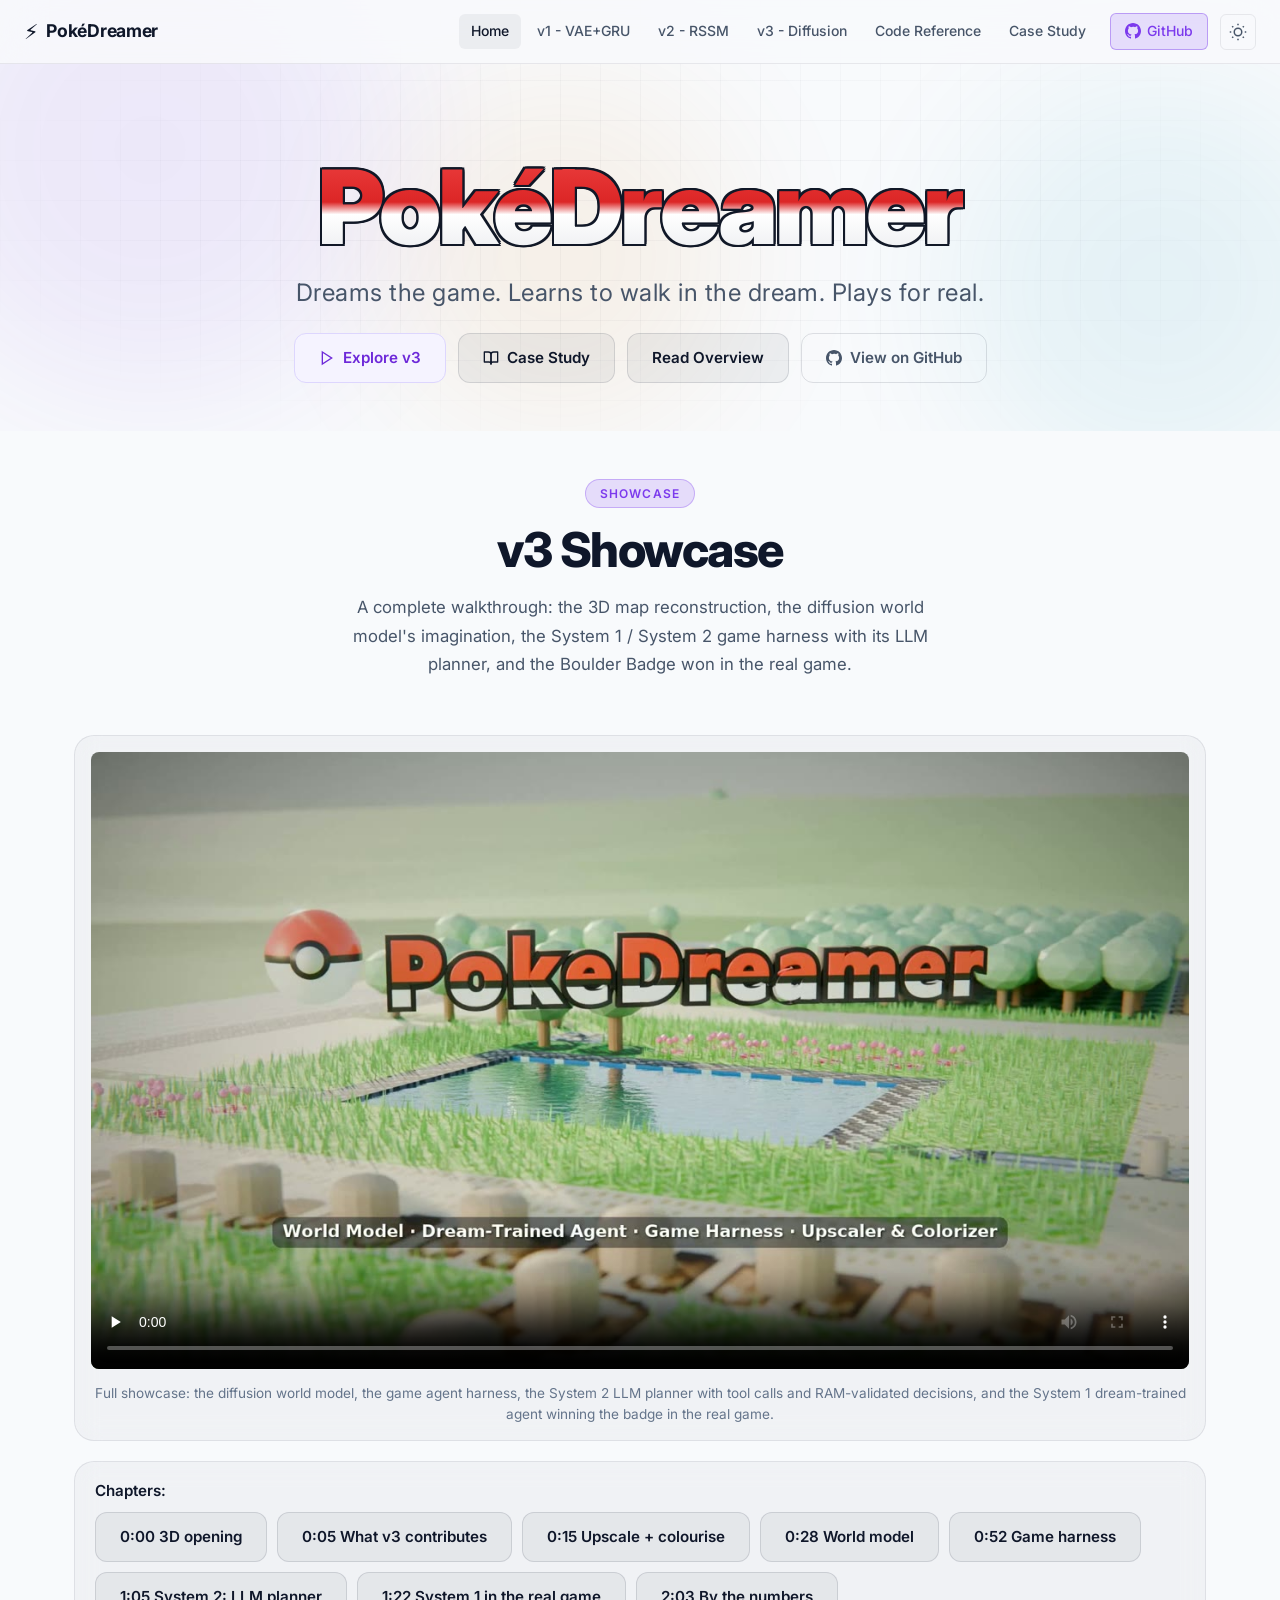
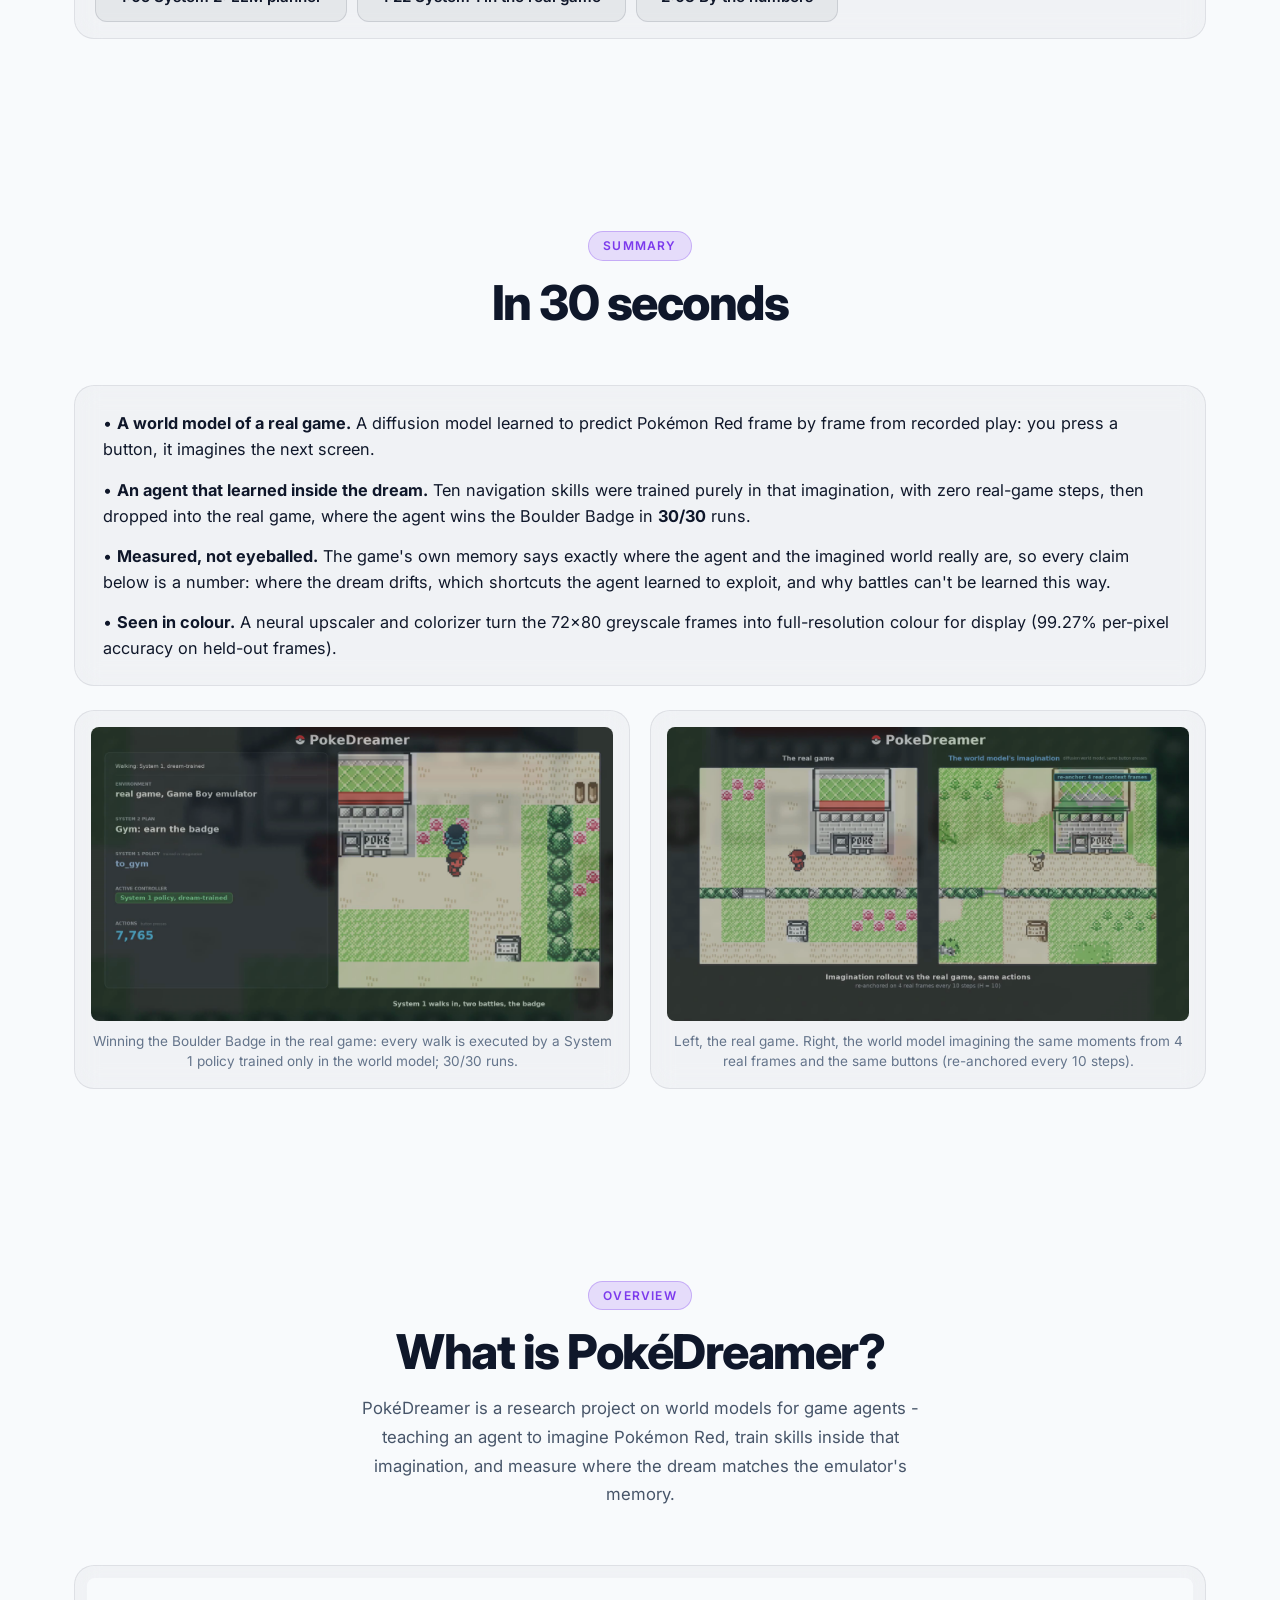
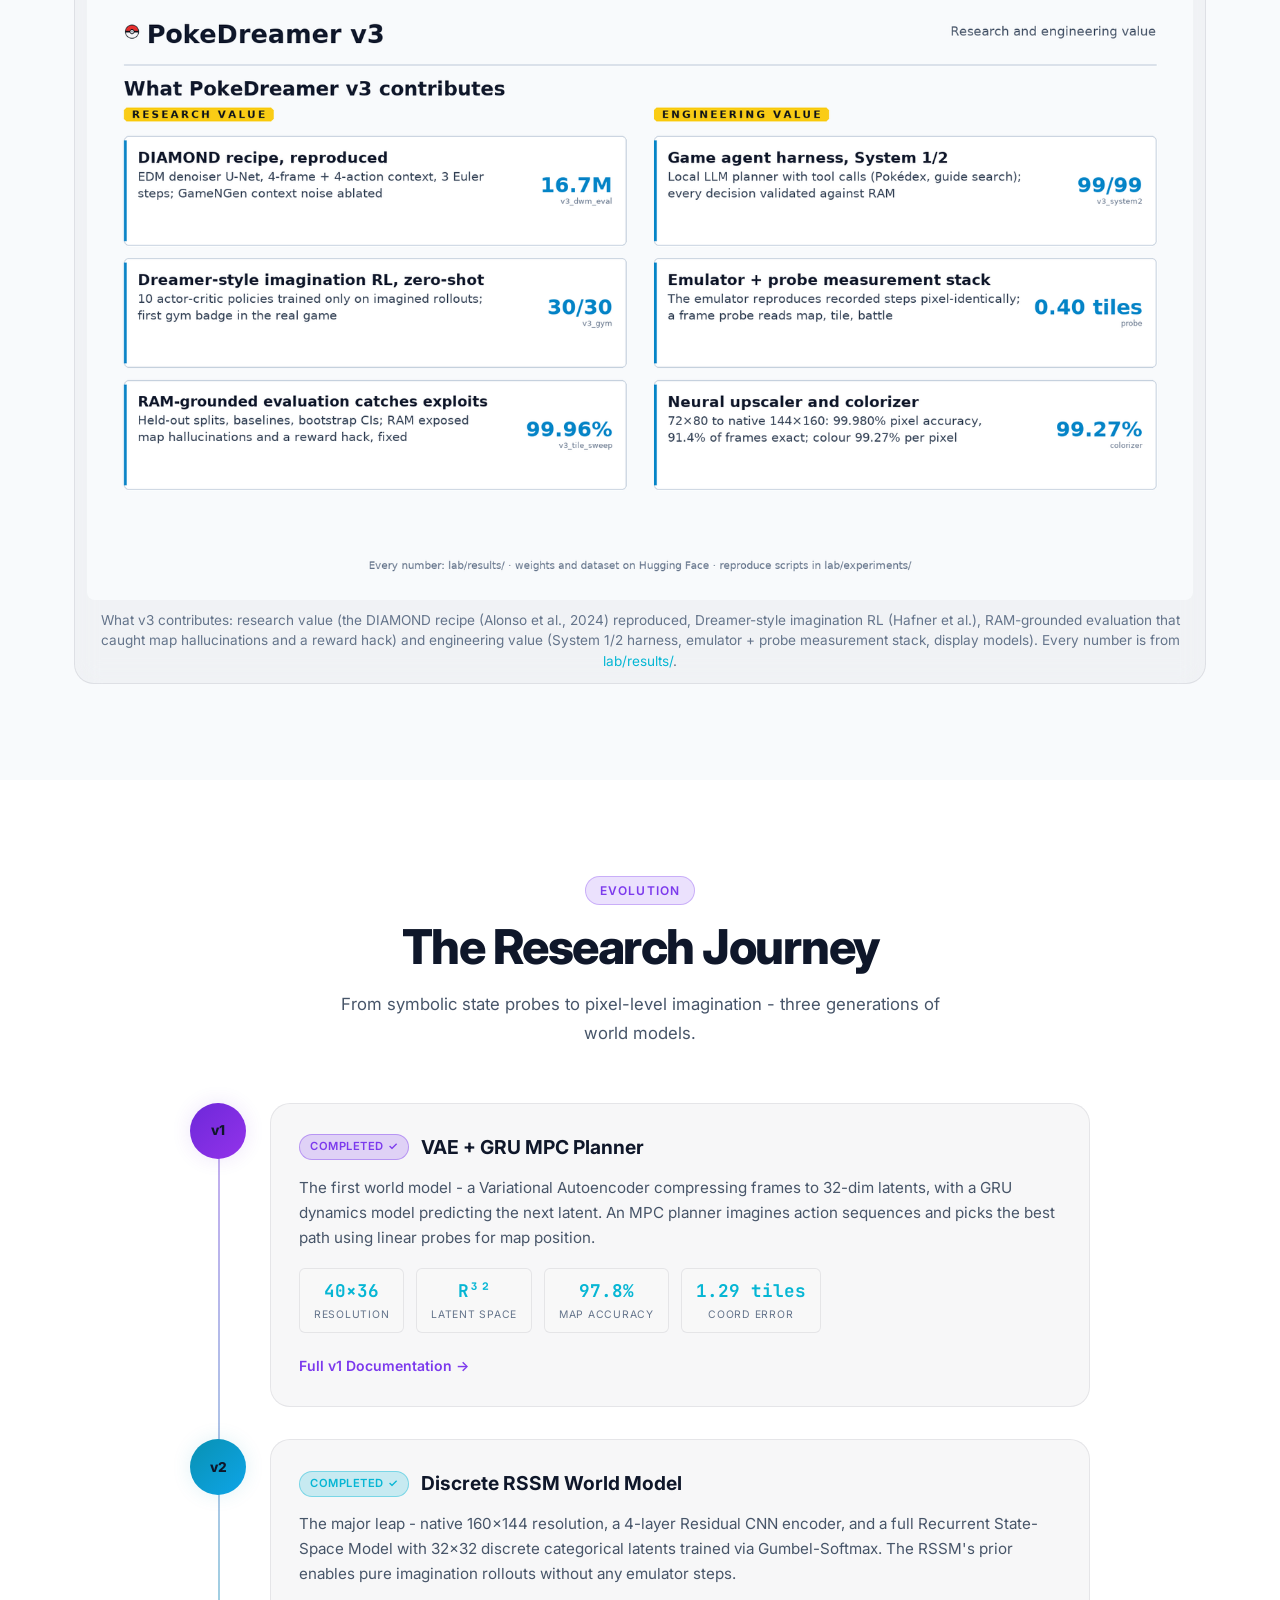
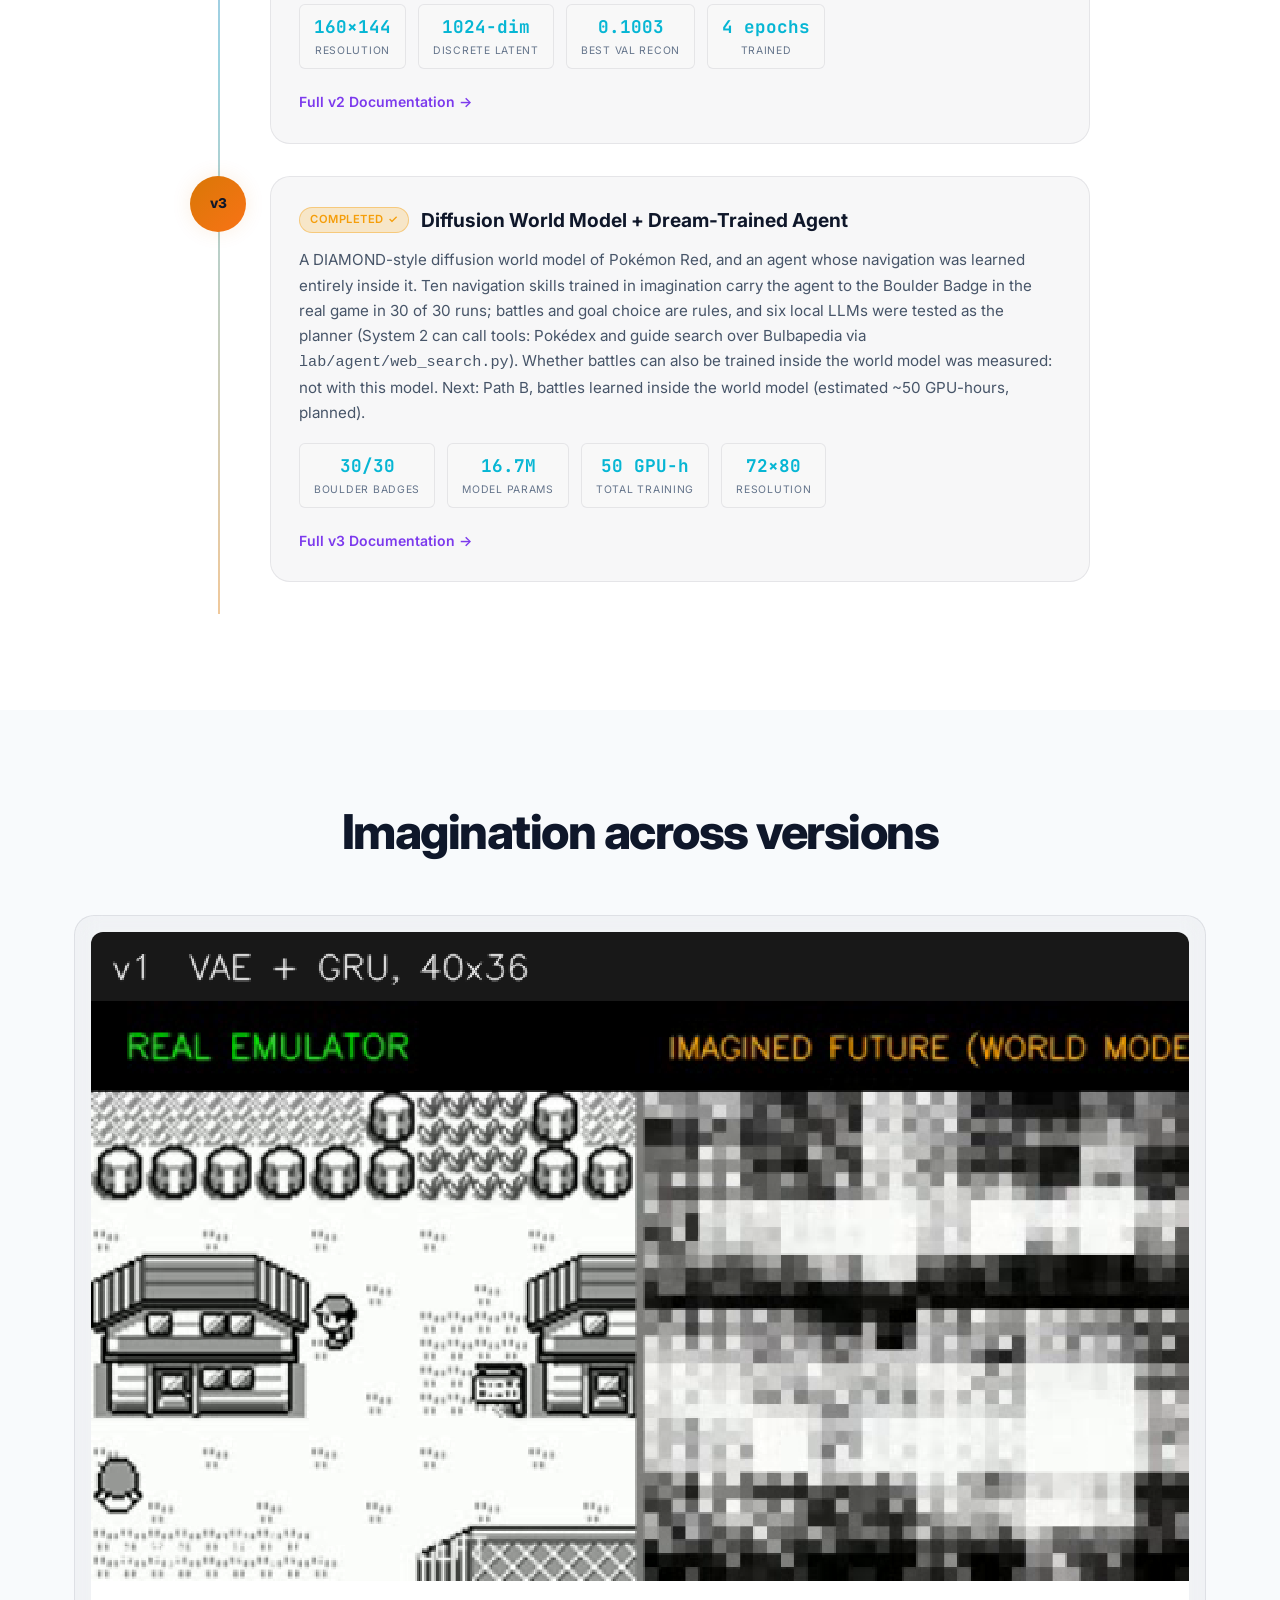
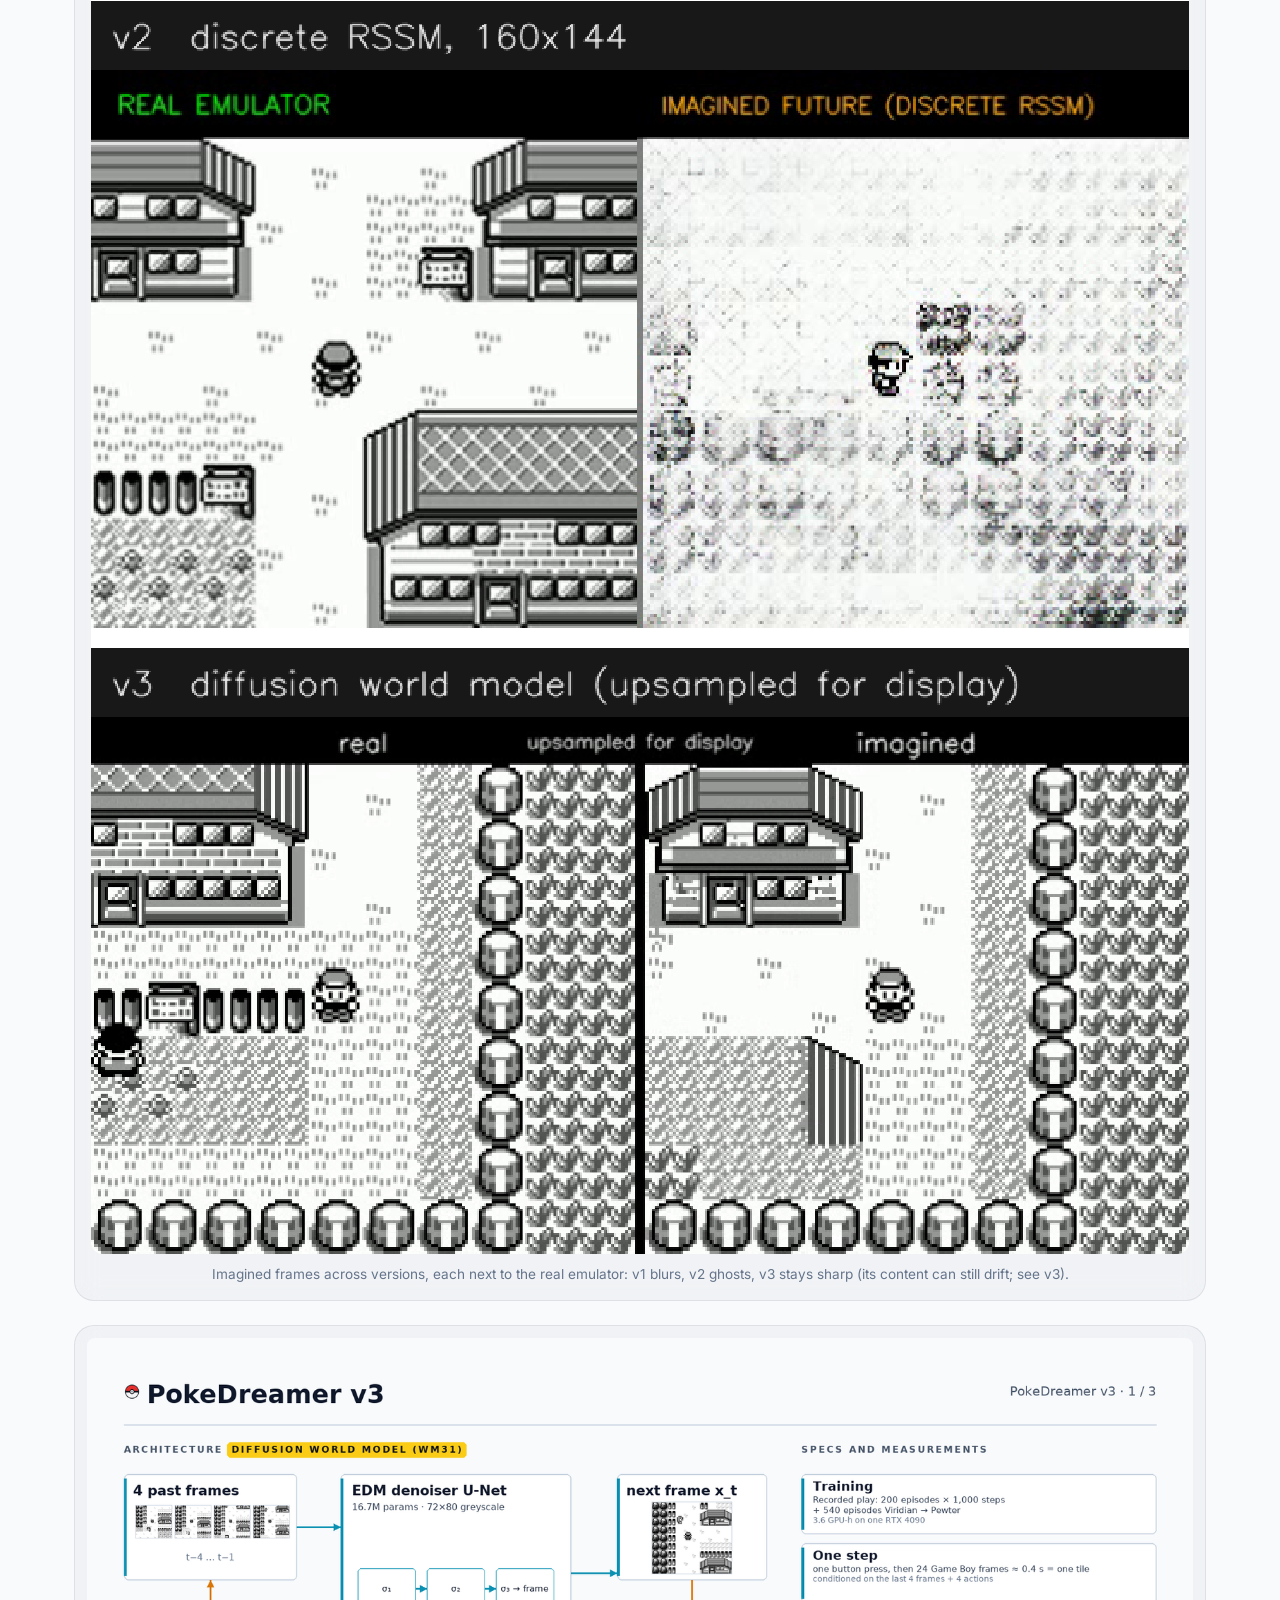
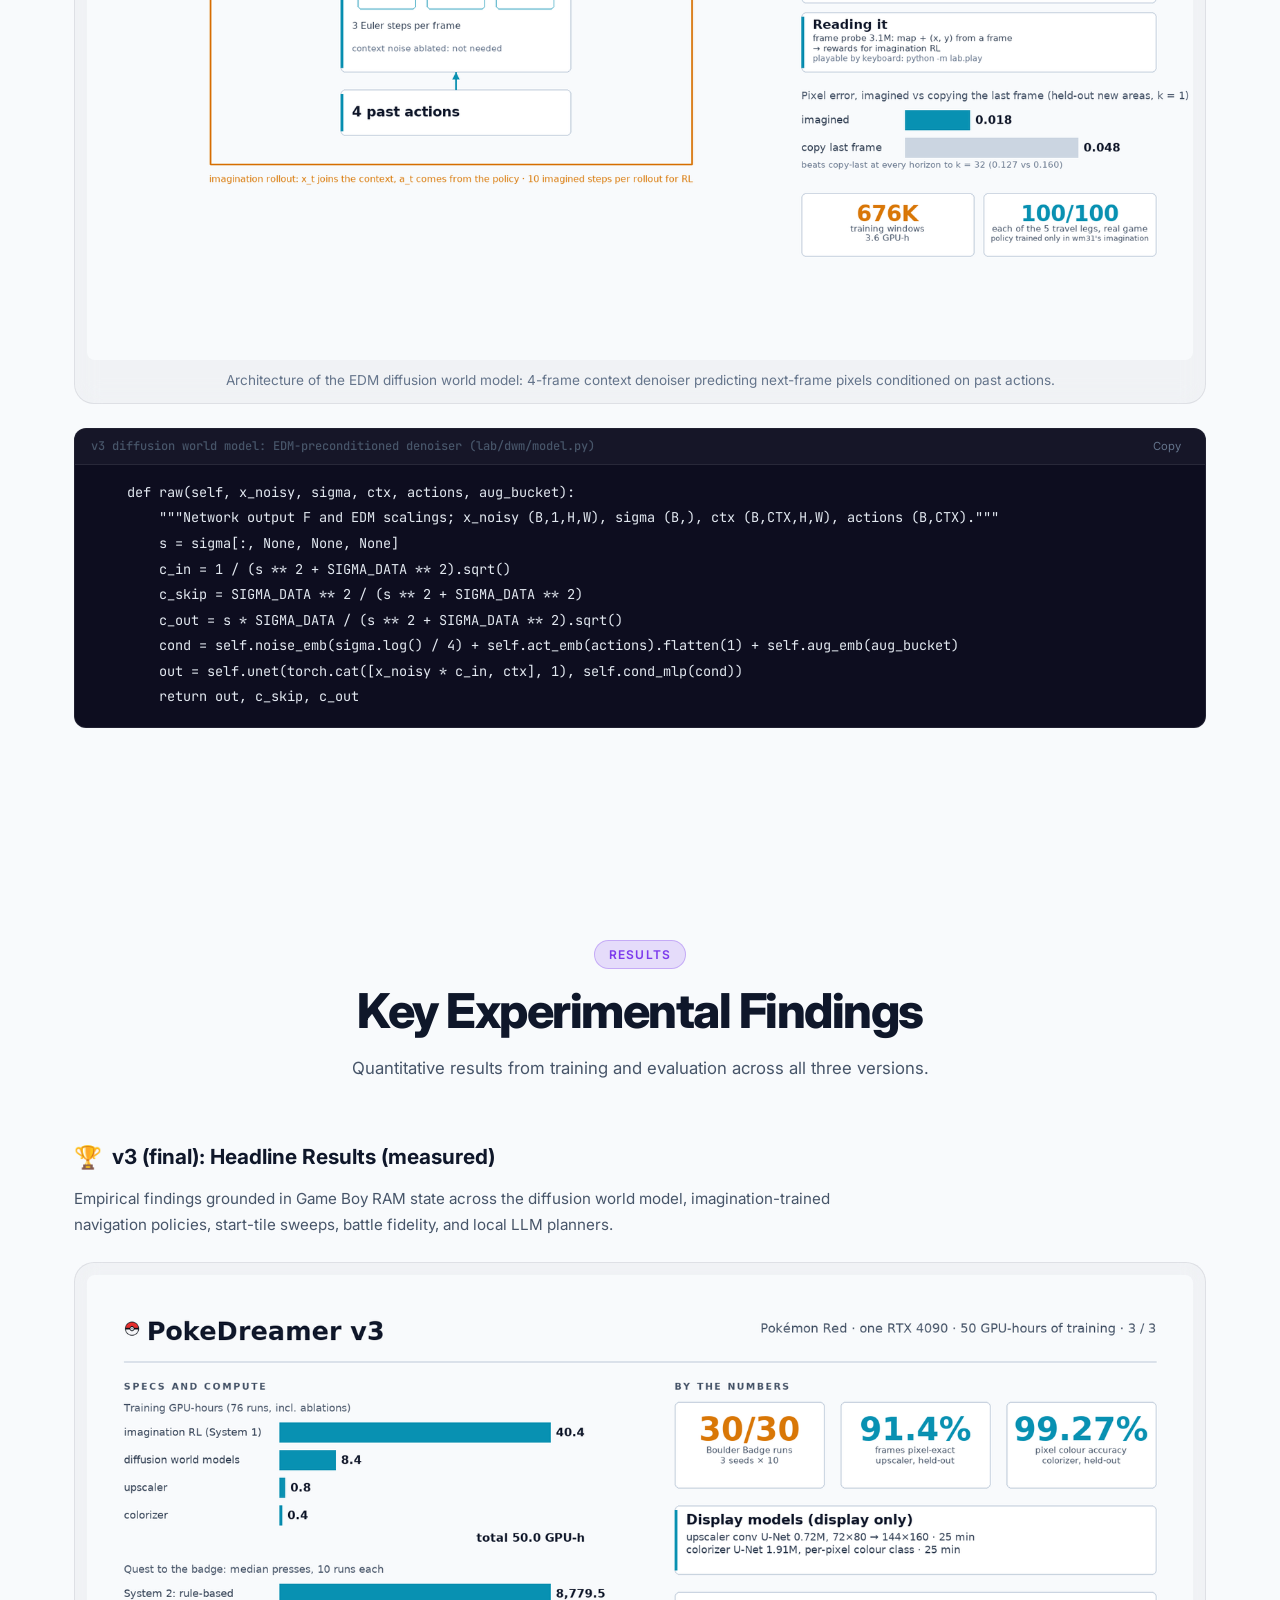
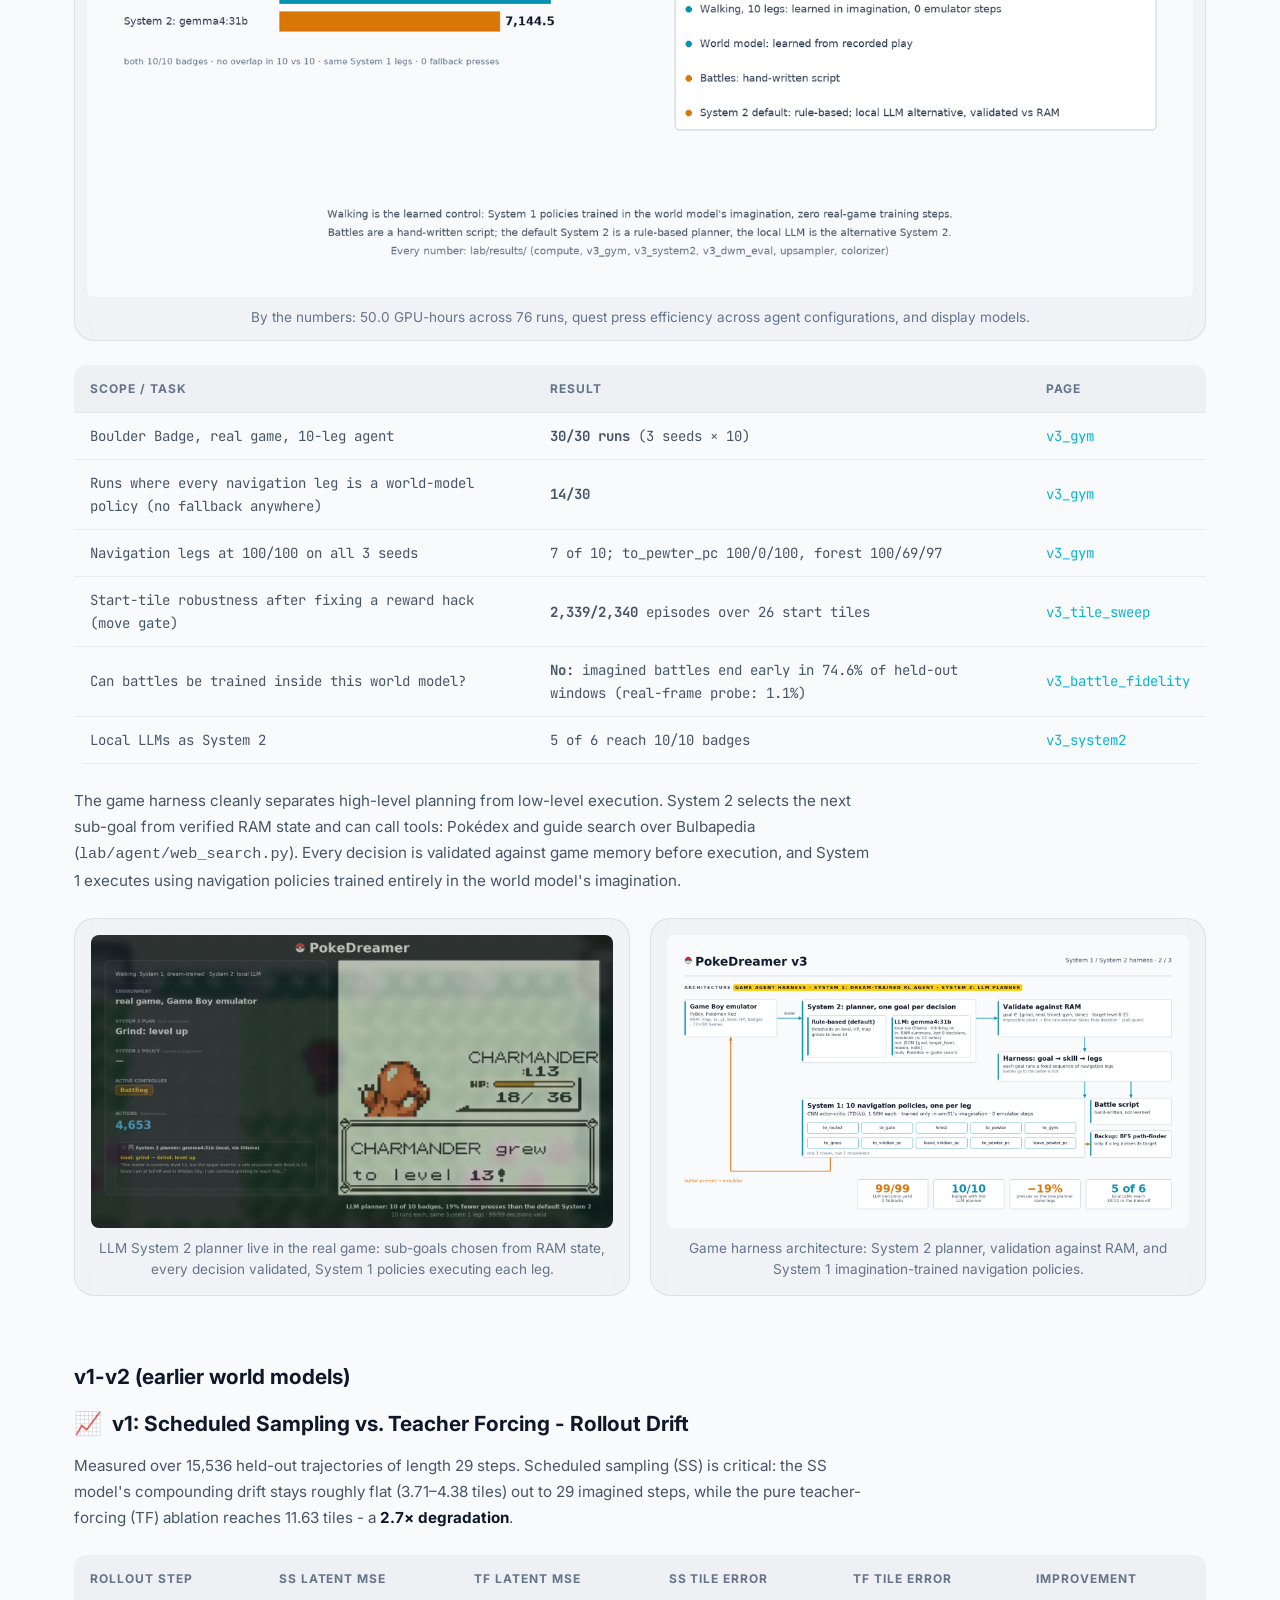
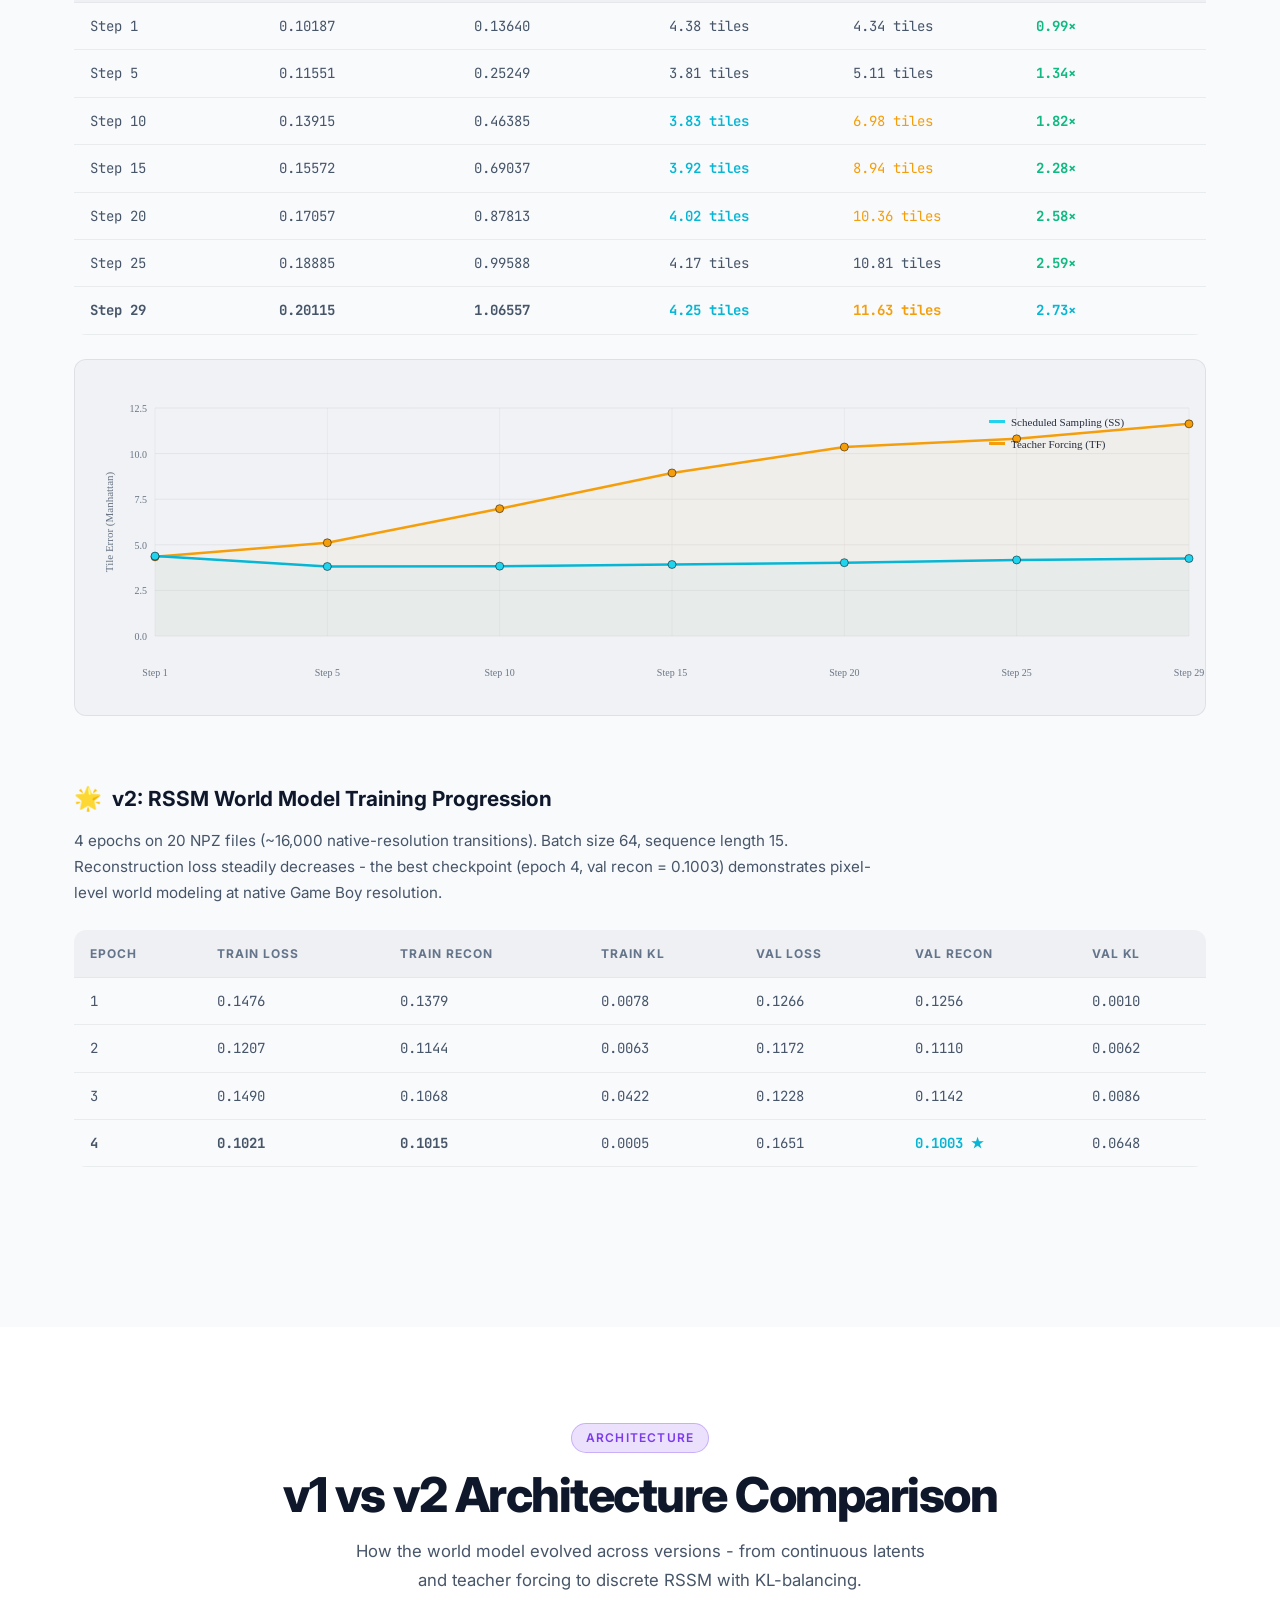
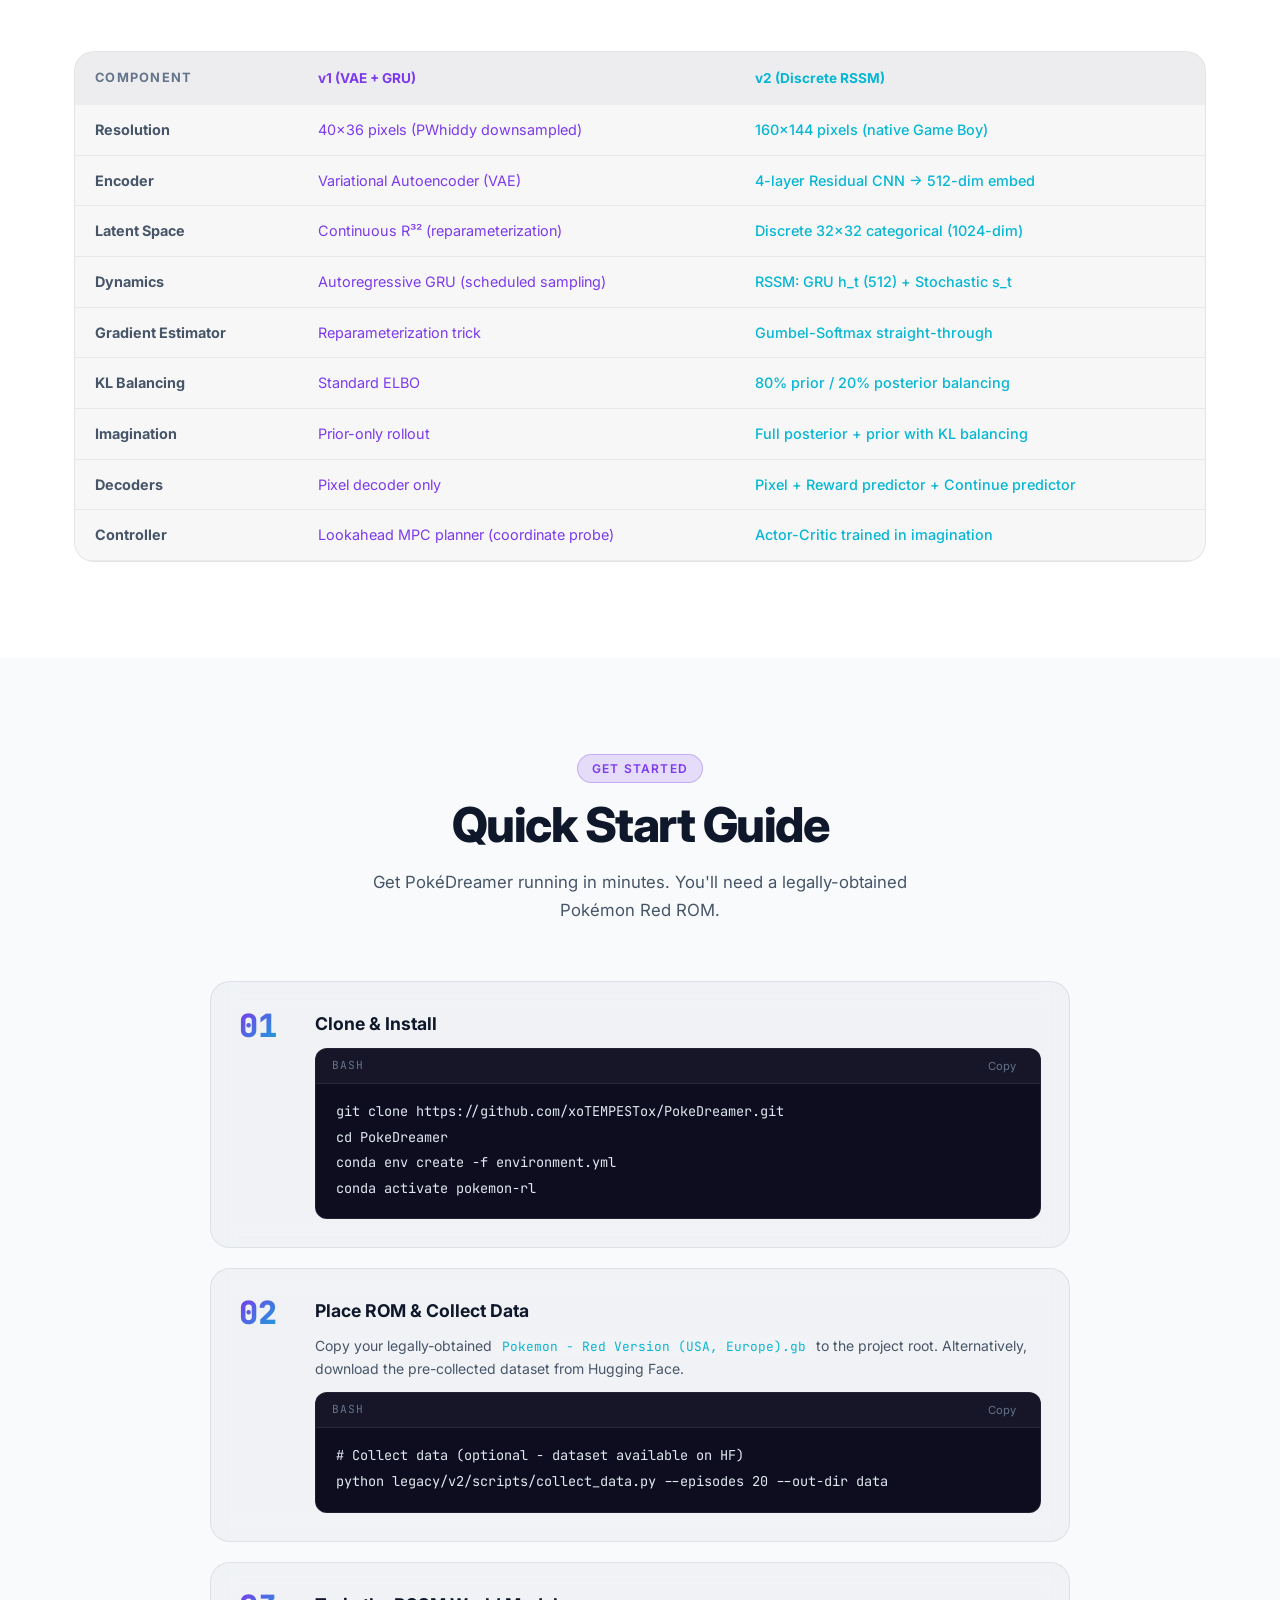
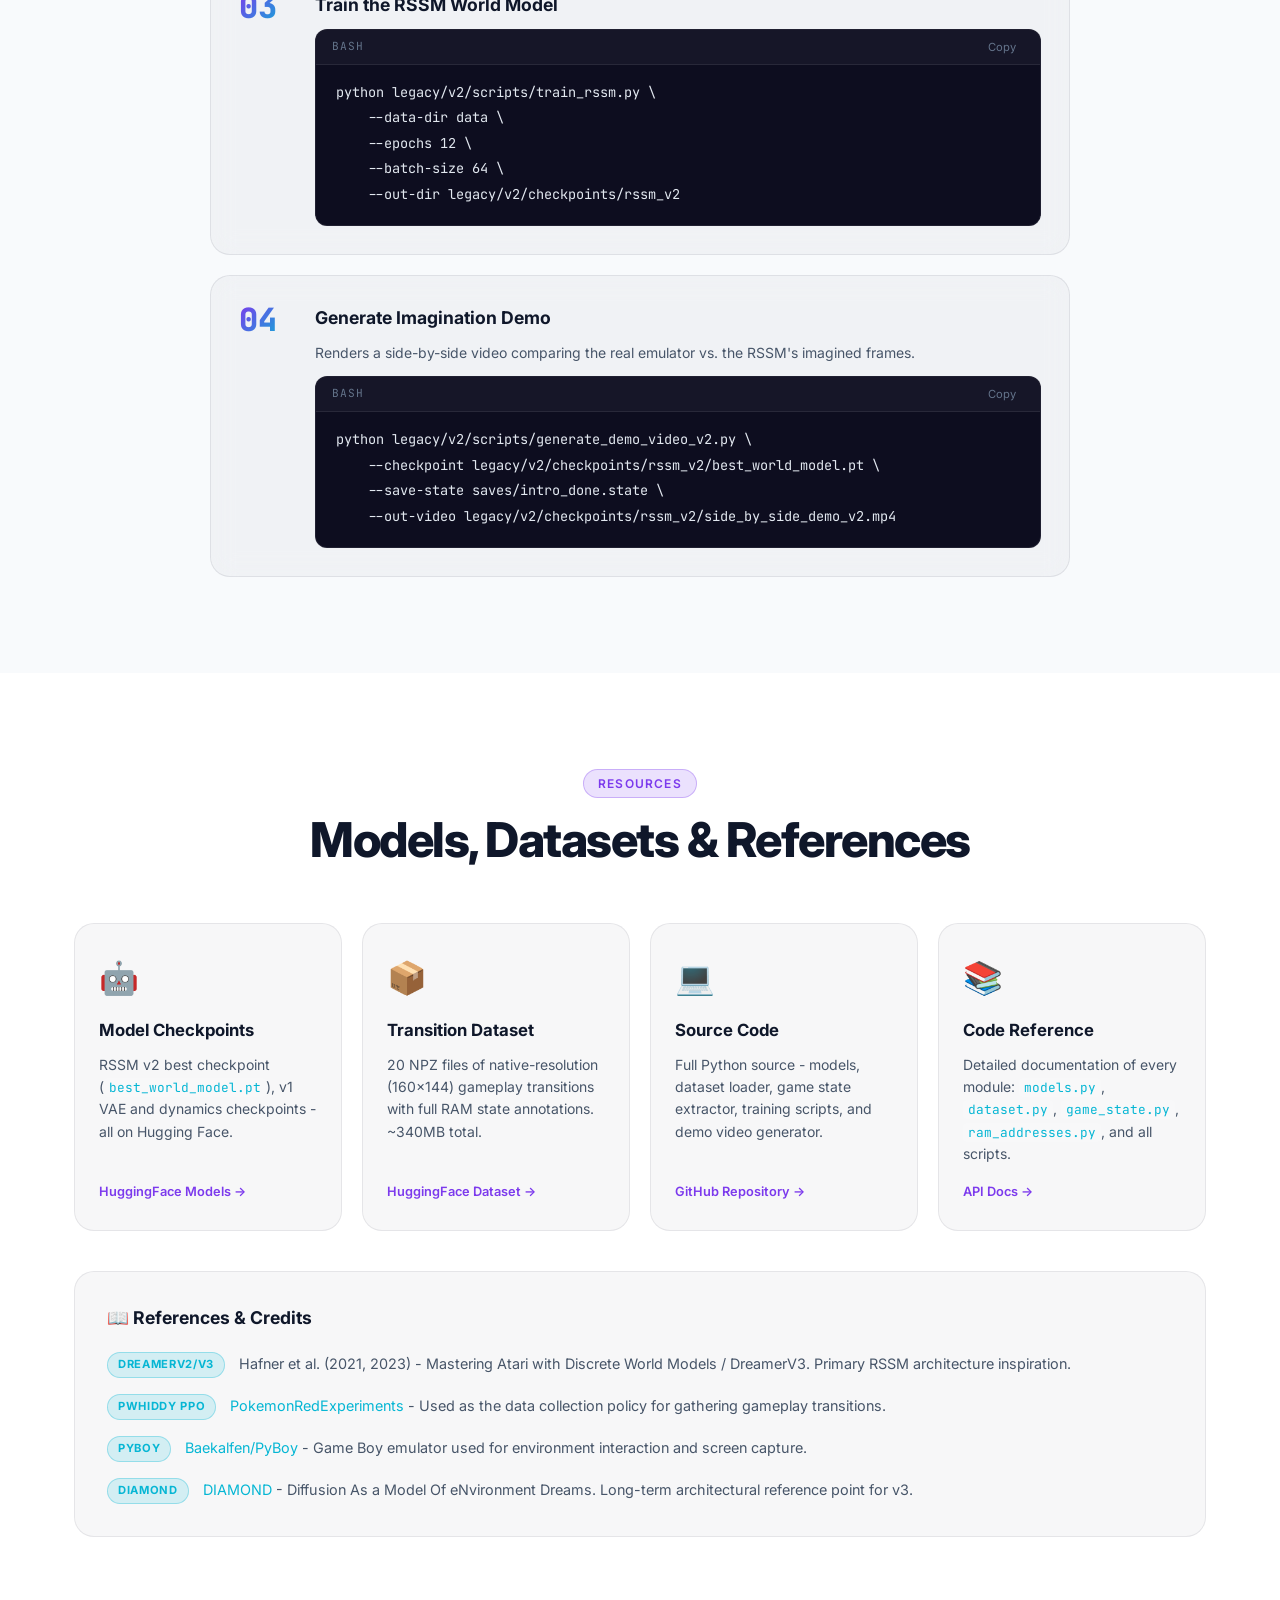
<file: docs/index.html>
<!DOCTYPE html>
<html lang="en">
<head>
  <meta charset="UTF-8" />
  <meta name="viewport" content="width=device-width, initial-scale=1.0" />
  <title>PokéDreamer - Model-Based RL in Pokémon Red</title>
  <link rel="icon" href="assets/favicon.svg" type="image/svg+xml">
  <link rel="icon" href="assets/favicon-32.png" sizes="32x32" type="image/png">
  <link rel="apple-touch-icon" href="assets/apple-touch-icon.png">
  <meta name="description" content="PokéDreamer: An experimental research project applying Dreamer-style model-based reinforcement learning to play Pokémon Red. Features a discrete RSSM world model trained on native Game Boy pixels." />
  <meta name="keywords" content="PokéDreamer, Dreamer, RSSM, reinforcement learning, Pokémon Red, world model, PyBoy, model-based RL, DreamerV3" />
  <meta property="og:title" content="PokéDreamer - Model-Based RL in Pokémon Red" />
  <meta property="og:description" content="Dreamer-style model-based RL applied to Pokémon Red. Discrete RSSM world model trained on native 160×144 Game Boy pixels." />
  <meta property="og:type" content="website" />
  <link rel="preconnect" href="https://fonts.googleapis.com" />
  <link rel="preconnect" href="https://fonts.gstatic.com" crossorigin />
  <link href="https://fonts.googleapis.com/css2?family=Inter:wght@300;400;500;600;700;800;900&family=JetBrains+Mono:wght@400;500;600&display=swap" rel="stylesheet" />
  <link rel="stylesheet" href="assets/style.css?v=1.5" />
  <script>
    (function() {
      const theme = localStorage.getItem('theme') || 'light';
      document.documentElement.setAttribute('data-theme', theme);
    })();
  </script>
</head>
<body>
  <!-- Navigation -->
  <nav id="navbar" class="navbar">
    <div class="nav-container">
      <a href="index.html" class="nav-brand">
        <span class="nav-logo">⚡</span>
        <span>PokéDreamer</span>
      </a>
      <ul class="nav-links" id="navLinks">
        <li><a href="index.html" class="nav-link active">Home</a></li>
        <li><a href="v1.html" class="nav-link">v1 - VAE+GRU</a></li>
        <li><a href="v2.html" class="nav-link">v2 - RSSM</a></li>
        <li><a href="v3.html" class="nav-link">v3 - Diffusion</a></li>
        <li><a href="api.html" class="nav-link">Code Reference</a></li>
        <li><a href="https://priyanshusah.com/projects/pokedreamer-rl" target="_blank" class="nav-link">Case Study</a></li>
        <li><a href="https://github.com/xoTEMPESTox/PokeDreamer" target="_blank" class="nav-link nav-cta">
          <svg width="16" height="16" viewBox="0 0 24 24" fill="currentColor"><path d="M12 0C5.374 0 0 5.373 0 12c0 5.302 3.438 9.8 8.207 11.387.599.111.793-.261.793-.577v-2.234c-3.338.726-4.033-1.416-4.033-1.416-.546-1.387-1.333-1.756-1.333-1.756-1.089-.745.083-.729.083-.729 1.205.084 1.839 1.237 1.839 1.237 1.07 1.834 2.807 1.304 3.492.997.107-.775.418-1.305.762-1.604-2.665-.305-5.467-1.334-5.467-5.931 0-1.311.469-2.381 1.236-3.221-.124-.303-.535-1.524.117-3.176 0 0 1.008-.322 3.301 1.23A11.509 11.509 0 0 1 12 5.803c1.02.005 2.047.138 3.006.404 2.291-1.552 3.297-1.23 3.297-1.23.653 1.653.242 2.874.118 3.176.77.84 1.235 1.911 1.235 3.221 0 4.609-2.807 5.624-5.479 5.921.43.372.823 1.102.823 2.222v3.293c0 .319.192.694.801.576C20.566 21.797 24 17.3 24 12c0-6.627-5.373-12-12-12z"/></svg>
          GitHub
        </a></li>
      </ul>
      <button id="themeToggle" class="theme-toggle" aria-label="Toggle Theme">
        <svg class="sun-icon" viewBox="0 0 24 24" fill="none" stroke="currentColor" stroke-width="2"><circle cx="12" cy="12" r="5"></circle><line x1="12" y1="1" x2="12" y2="3"></line><line x1="12" y1="21" x2="12" y2="23"></line><line x1="4.22" y1="4.22" x2="5.64" y2="5.64"></line><line x1="18.36" y1="18.36" x2="19.78" y2="19.78"></line><line x1="1" y1="12" x2="3" y2="12"></line><line x1="21" y1="12" x2="23" y2="12"></line><line x1="4.22" y1="19.78" x2="5.64" y2="18.36"></line><line x1="18.36" y1="5.64" x2="19.78" y2="4.22"></line></svg>
        <svg class="moon-icon" viewBox="0 0 24 24" fill="none" stroke="currentColor" stroke-width="2"><path d="M21 12.79A9 9 0 1 1 11.21 3 7 7 0 0 0 21 12.79z"></path></svg>
      </button>
      <button class="nav-toggle" id="navToggle" aria-label="Toggle navigation">
        <span></span><span></span><span></span>
      </button>
    </div>
  </nav>

  <!-- Hero Section -->
  <section class="hero" id="hero">
    <div class="hero-bg">
      <div class="hero-orb orb-1"></div>
      <div class="hero-orb orb-2"></div>
      <div class="hero-orb orb-3"></div>
      <div class="hero-grid"></div>
    </div>
    <div class="container hero-content">
      <h1 class="hero-title">
        <span class="gradient-text">PokéDreamer</span>
      </h1>
      <p class="hero-subtitle">Dreams the game. Learns to walk in the dream. Plays for real.</p>
      <div class="hero-actions">
        <a href="v3.html" class="btn btn-primary">
          <svg width="16" height="16" viewBox="0 0 24 24" fill="none" stroke="currentColor" stroke-width="2"><path d="M5 3l14 9-14 9V3z"/></svg>
          Explore v3
        </a>
        <a href="https://priyanshusah.com/projects/pokedreamer-rl" target="_blank" class="btn btn-secondary">
          <svg width="16" height="16" viewBox="0 0 24 24" fill="none" stroke="currentColor" stroke-width="2" stroke-linecap="round" stroke-linejoin="round"><path d="M2 3h6a4 4 0 0 1 4 4v14a3 3 0 0 0-3-3H2z"></path><path d="M22 3h-6a4 4 0 0 0-4 4v14a3 3 0 0 1 3-3h7z"></path></svg>
          Case Study
        </a>
        <a href="#overview" class="btn btn-secondary">Read Overview</a>
        <a href="https://github.com/xoTEMPESTox/PokeDreamer" target="_blank" class="btn btn-ghost">
          <svg width="16" height="16" viewBox="0 0 24 24" fill="currentColor"><path d="M12 0C5.374 0 0 5.373 0 12c0 5.302 3.438 9.8 8.207 11.387.599.111.793-.261.793-.577v-2.234c-3.338.726-4.033-1.416-4.033-1.416-.546-1.387-1.333-1.756-1.333-1.756-1.089-.745.083-.729.083-.729 1.205.084 1.839 1.237 1.839 1.237 1.07 1.834 2.807 1.304 3.492.997.107-.775.418-1.305.762-1.604-2.665-.305-5.467-1.334-5.467-5.931 0-1.311.469-2.381 1.236-3.221-.124-.303-.535-1.524.117-3.176 0 0 1.008-.322 3.301 1.23A11.509 11.509 0 0 1 12 5.803c1.02.005 2.047.138 3.006.404 2.291-1.552 3.297-1.23 3.297-1.23.653 1.653.242 2.874.118 3.176.77.84 1.235 1.911 1.235 3.221 0 4.609-2.807 5.624-5.479 5.921.43.372.823 1.102.823 2.222v3.293c0 .319.192.694.801.576C20.566 21.797 24 17.3 24 12c0-6.627-5.373-12-12-12z"/></svg>
          View on GitHub
        </a>
      </div>
      <script>
        (function() {
          const mq = window.matchMedia('(prefers-reduced-motion: reduce)');
          let vids = [];  // collected once the DOM is parsed: autoplay is removed below, and later videos must be included
          function handleMotion(e) {
            vids.forEach(v => {
              if (e.matches) {
                v.removeAttribute('autoplay');
                v.pause();
                v.currentTime = 0;
              } else {
                v.setAttribute('autoplay', '');
                v.play().catch(() => {});
              }
            });
          }
          function init() {
            vids = Array.from(document.querySelectorAll('video[autoplay]'));
            handleMotion(mq);
            mq.addEventListener('change', handleMotion);
          }
          if (document.readyState === 'loading') document.addEventListener('DOMContentLoaded', init); else init();
        })();
        function seekShowcase(time, e) {
          if (e) e.preventDefault();
          const v = document.getElementById('showcaseVideo');
          if (v) {
            v.currentTime = time;
            v.play();
            v.scrollIntoView({ behavior: 'smooth', block: 'center' });
          }
        }
      </script>
    </div>
  </section>

  <!-- Showcase Video Section -->
  <section class="section" id="showcase">
    <div class="container">
      <div class="section-header">
        <span class="section-tag">Showcase</span>
        <h2 class="section-title">v3 Showcase </h2>
        <p class="section-desc">A complete walkthrough: the 3D map reconstruction, the diffusion world model's imagination, the System 1 / System 2 game harness with its LLM planner, and the Boulder Badge won in the real game.</p>
      </div>
      <figure class="glass-card" style="padding: 16px; margin-bottom: 20px;">
        <video id="showcaseVideo" controls preload="none" poster="assets/v3/showcase_poster.jpg" src="assets/v3/pokedreamer_v3_showcase.mp4" style="width: 100%; border-radius: 8px; display: block;"></video>
        <figcaption style="margin-top: 14px; text-align: center;">
          Full showcase: the diffusion world model, the game agent harness, the System 2 LLM planner with tool calls and RAM-validated decisions, and the System 1 dream-trained agent winning the badge in the real game.
        </figcaption>
      </figure>
      <div class="glass-card showcase-chapters" style="padding: 16px 20px;">
        <span style="font-weight: 600; margin-right: 12px; font-size: 0.95rem;">Chapters:</span>
        <div style="display: flex; flex-wrap: wrap; gap: 10px; margin-top: 8px;">
          <a href="#t=0" class="btn btn-secondary btn-sm" onclick="seekShowcase(0, event)">0:00 3D opening</a>
          <a href="#t=5.27" class="btn btn-secondary btn-sm" onclick="seekShowcase(5.27, event)">0:05 What v3 contributes</a>
          <a href="#t=15.27" class="btn btn-secondary btn-sm" onclick="seekShowcase(15.27, event)">0:15 Upscale + colourise</a>
          <a href="#t=28.27" class="btn btn-secondary btn-sm" onclick="seekShowcase(28.27, event)">0:28 World model</a>
          <a href="#t=52.27" class="btn btn-secondary btn-sm" onclick="seekShowcase(52.27, event)">0:52 Game harness</a>
          <a href="#t=65.27" class="btn btn-secondary btn-sm" onclick="seekShowcase(65.27, event)">1:05 System 2: LLM planner</a>
          <a href="#t=82.27" class="btn btn-secondary btn-sm" onclick="seekShowcase(82.27, event)">1:22 System 1 in the real game</a>
          <a href="#t=122.87" class="btn btn-secondary btn-sm" onclick="seekShowcase(122.87, event)">2:03 By the numbers</a>
        </div>
      </div>
    </div>
  </section>

  <!-- In 30 seconds block -->
  <section class="section" id="in-30-seconds">
    <div class="container">
      <div class="section-header">
        <span class="section-tag">Summary</span>
        <h2 class="section-title">In 30 seconds</h2>
      </div>
      <div class="glass-card" style="padding: 24px 28px; margin-bottom: 24px;">
        <ul style="display: flex; flex-direction: column; gap: 14px; font-size: 1.02rem; line-height: 1.6;">
          <li>• <strong>A world model of a real game.</strong> A diffusion model learned to predict Pokémon Red frame by frame from recorded play: you press a button, it imagines the next screen.</li>
          <li>• <strong>An agent that learned inside the dream.</strong> Ten navigation skills were trained purely in that imagination, with zero real-game steps, then dropped into the real game, where the agent wins the Boulder Badge in <strong>30/30</strong> runs.</li>
          <li>• <strong>Measured, not eyeballed.</strong> The game's own memory says exactly where the agent and the imagined world really are, so every claim below is a number: where the dream drifts, which shortcuts the agent learned to exploit, and why battles can't be learned this way.</li>
          <li>• <strong>Seen in colour.</strong> A neural upscaler and colorizer turn the 72x80 greyscale frames into full-resolution colour for display (99.27% per-pixel accuracy on held-out frames).</li>
        </ul>
      </div>
      <div class="gifs-grid" style="grid-template-columns: 1fr 1fr;">
        <figure class="glass-card">
          <video autoplay muted loop playsinline poster="assets/v3/showcase_gym_poster.png" src="assets/v3/showcase_gym.mp4" style="width: 100%; border-radius: 8px; display: block;"></video>
          <figcaption>Winning the Boulder Badge in the real game: every walk is executed by a System 1 policy trained only in the world model; 30/30 runs.</figcaption>
        </figure>
        <figure class="glass-card">
          <video autoplay muted loop playsinline poster="assets/v3/showcase_split_poster.png" src="assets/v3/showcase_split.mp4" style="width: 100%; border-radius: 8px; display: block;"></video>
          <figcaption>Left, the real game. Right, the world model imagining the same moments from 4 real frames and the same buttons (re-anchored every 10 steps).</figcaption>
        </figure>
      </div>
    </div>
  </section>

  <!-- Overview Section -->
  <section class="section" id="overview">
    <div class="container">
      <div class="section-header">
        <span class="section-tag">Overview</span>
        <h2 class="section-title">What is PokéDreamer?</h2>
        <p class="section-desc">
          PokéDreamer is a research project on world models for game agents - teaching an agent to imagine Pokémon Red, train skills inside that imagination, and measure where the dream matches the emulator's memory.
        </p>
      </div>
      <figure class="glass-card" style="padding: 12px; margin: 24px 0 0;">
        <img class="theme-img-dark" src="assets/v3/screen_value.png" alt="What PokeDreamer v3 contributes: research value and engineering value, each with a measured number" style="width: 100%; border-radius: 8px; display: block;" loading="lazy" />
        <img class="theme-img-light" src="assets/v3/screen_value_light.png" alt="What PokeDreamer v3 contributes: research value and engineering value, each with a measured number" style="width: 100%; border-radius: 8px; display: block;" loading="lazy" />
        <figcaption style="text-align: center; margin-top: 10px;">
          What v3 contributes: research value (the DIAMOND recipe (Alonso et al., 2024) reproduced, Dreamer-style imagination RL (Hafner et al.), RAM-grounded evaluation that caught map hallucinations and a reward hack) and engineering value (System 1/2 harness, emulator + probe measurement stack, display models). Every number is from <a href="https://github.com/xoTEMPESTox/PokeDreamer/blob/main/lab/results/README.md" target="_blank" rel="noopener">lab/results/</a>.
        </figcaption>
      </figure>
    </div>
  </section>

  <!-- Journey / Timeline -->
  <section class="section section-dark" id="journey">
    <div class="container">
      <div class="section-header">
        <span class="section-tag">Evolution</span>
        <h2 class="section-title">The Research Journey</h2>
        <p class="section-desc">From symbolic state probes to pixel-level imagination - three generations of world models.</p>
      </div>
      <div class="timeline">
        <div class="timeline-item" data-version="v1">
          <div class="timeline-marker">
            <span>v1</span>
          </div>
          <div class="timeline-content glass-card">
            <div class="timeline-header">
              <span class="version-badge v1-badge">Completed ✓</span>
              <h3>VAE + GRU MPC Planner</h3>
            </div>
            <p>The first world model - a Variational Autoencoder compressing frames to 32-dim latents, with a GRU dynamics model predicting the next latent. An MPC planner imagines action sequences and picks the best path using linear probes for map position.</p>
            <div class="timeline-metrics">
              <div class="metric"><span class="metric-val">40×36</span><span class="metric-lbl">Resolution</span></div>
              <div class="metric"><span class="metric-val">R³²</span><span class="metric-lbl">Latent Space</span></div>
              <div class="metric"><span class="metric-val">97.8%</span><span class="metric-lbl">Map Accuracy</span></div>
              <div class="metric"><span class="metric-val">1.29 tiles</span><span class="metric-lbl">Coord Error</span></div>
            </div>
            <a href="v1.html" class="timeline-link">Full v1 Documentation →</a>
          </div>
        </div>

        <div class="timeline-item" data-version="v2">
          <div class="timeline-marker">
            <span>v2</span>
          </div>
          <div class="timeline-content glass-card">
            <div class="timeline-header">
              <span class="version-badge v2-badge">Completed ✓</span>
              <h3>Discrete RSSM World Model</h3>
            </div>
            <p>The major leap - native 160×144 resolution, a 4-layer Residual CNN encoder, and a full Recurrent State-Space Model with 32×32 discrete categorical latents trained via Gumbel-Softmax. The RSSM's prior enables pure imagination rollouts without any emulator steps.</p>
            <div class="timeline-metrics">
              <div class="metric"><span class="metric-val">160×144</span><span class="metric-lbl">Resolution</span></div>
              <div class="metric"><span class="metric-val">1024-dim</span><span class="metric-lbl">Discrete Latent</span></div>
              <div class="metric"><span class="metric-val">0.1003</span><span class="metric-lbl">Best Val Recon</span></div>
              <div class="metric"><span class="metric-val">4 epochs</span><span class="metric-lbl">Trained</span></div>
            </div>
            <a href="v2.html" class="timeline-link">Full v2 Documentation →</a>
          </div>
        </div>

        <div class="timeline-item" data-version="v3">
          <div class="timeline-marker">
            <span>v3</span>
          </div>
          <div class="timeline-content glass-card">
            <div class="timeline-header">
              <span class="version-badge v3-badge">Completed ✓</span>
              <h3>Diffusion World Model + Dream-Trained Agent</h3>
            </div>
            <p>A DIAMOND-style diffusion world model of Pokémon Red, and an agent whose navigation was learned entirely inside it. Ten navigation skills trained in imagination carry the agent to the Boulder Badge in the real game in 30 of 30 runs; battles and goal choice are rules, and six local LLMs were tested as the planner (System 2 can call tools: Pokédex and guide search over Bulbapedia via <code>lab/agent/web_search.py</code>). Whether battles can also be trained inside the world model was measured: not with this model. Next: Path B, battles learned inside the world model (estimated ~50 GPU-hours, planned).</p>
            <div class="timeline-metrics">
              <div class="metric"><span class="metric-val">30/30</span><span class="metric-lbl">Boulder Badges</span></div>
              <div class="metric"><span class="metric-val">16.7M</span><span class="metric-lbl">Model Params</span></div>
              <div class="metric"><span class="metric-val">50 GPU-h</span><span class="metric-lbl">Total Training</span></div>
              <div class="metric"><span class="metric-val">72×80</span><span class="metric-lbl">Resolution</span></div>
            </div>
            <a href="v3.html" class="timeline-link">Full v3 Documentation →</a>
          </div>
        </div>
      </div>
    </div>
  </section>

  <!-- Imagination across versions Section -->
  <section class="section" id="imagination-versions">
    <div class="container">
      <div class="section-header">
        <h2 class="section-title">Imagination across versions</h2>
      </div>

      <!-- Across versions strip -->
      <figure class="glass-card">
        <img src="assets/home/imagination_across_versions.png" alt="Imagined frames across versions, each next to the real emulator: v1 blurs, v2 ghosts, v3 stays sharp (its content can still drift; see v3)." class="img-pixelated" loading="lazy" />
        <figcaption>
          Imagined frames across versions, each next to the real emulator: v1 blurs, v2 ghosts, v3 stays sharp (its content can still drift; see v3).
        </figcaption>
      </figure>

      <!-- v3 EDM world model architecture -->
      <figure class="glass-card" style="padding: 12px; margin: 24px 0;">
        <img class="theme-img-dark" src="assets/v3/screen_world_model.png" alt="PokéDreamer v3 EDM diffusion world model architecture" style="width: 100%; border-radius: 8px; display: block;" loading="lazy" />
        <img class="theme-img-light" src="assets/v3/screen_world_model_light.png" alt="PokéDreamer v3 EDM diffusion world model architecture" style="width: 100%; border-radius: 8px; display: block;" loading="lazy" />
        <figcaption style="text-align: center; margin-top: 10px;">
          Architecture of the EDM diffusion world model: 4-frame context denoiser predicting next-frame pixels conditioned on past actions.
        </figcaption>
      </figure>

      <!-- v3 EDM denoiser snippet -->
      <div class="code-block" style="margin: 20px 0;">
        <div class="code-header"><span class="code-title">v3 diffusion world model: EDM-preconditioned denoiser (lab/dwm/model.py)</span><button class="copy-btn" onclick="copyCode(this)">Copy</button></div>
        <pre><code>    def raw(self, x_noisy, sigma, ctx, actions, aug_bucket):
        """Network output F and EDM scalings; x_noisy (B,1,H,W), sigma (B,), ctx (B,CTX,H,W), actions (B,CTX)."""
        s = sigma[:, None, None, None]
        c_in = 1 / (s ** 2 + SIGMA_DATA ** 2).sqrt()
        c_skip = SIGMA_DATA ** 2 / (s ** 2 + SIGMA_DATA ** 2)
        c_out = s * SIGMA_DATA / (s ** 2 + SIGMA_DATA ** 2).sqrt()
        cond = self.noise_emb(sigma.log() / 4) + self.act_emb(actions).flatten(1) + self.aug_emb(aug_bucket)
        out = self.unet(torch.cat([x_noisy * c_in, ctx], 1), self.cond_mlp(cond))
        return out, c_skip, c_out</code></pre>
      </div>
    </div>
  </section>

  <!-- Key Results -->
  <section class="section" id="results">
    <div class="container">
      <div class="section-header">
        <span class="section-tag">Results</span>
        <h2 class="section-title">Key Experimental Findings</h2>
        <p class="section-desc">Quantitative results from training and evaluation across all three versions.</p>
      </div>

      <!-- v3 (final) -->
      <div class="results-block">
        <h3 class="results-subtitle">
          <span class="result-icon">🏆</span>
          v3 (final): Headline Results (measured)
        </h3>
        <p class="results-desc">
          Empirical findings grounded in Game Boy RAM state across the diffusion world model, imagination-trained navigation policies, start-tile sweeps, battle fidelity, and local LLM planners.
        </p>

        <figure class="glass-card" style="padding: 12px; margin: 24px 0;">
          <img class="theme-img-dark" src="assets/v3/screen_numbers.png" alt="PokéDreamer v3 specs and compute by the numbers" style="width: 100%; border-radius: 8px; display: block;" loading="lazy" />
          <img class="theme-img-light" src="assets/v3/screen_numbers_light.png" alt="PokéDreamer v3 specs and compute by the numbers" style="width: 100%; border-radius: 8px; display: block;" loading="lazy" />
          <figcaption style="text-align: center; margin-top: 10px;">
            By the numbers: 50.0 GPU-hours across 76 runs, quest press efficiency across agent configurations, and display models.
          </figcaption>
        </figure>

        <div class="table-wrapper">
          <table class="data-table">
            <thead>
              <tr>
                <th>Scope / Task</th>
                <th>Result</th>
                <th>Page</th>
              </tr>
            </thead>
            <tbody>
              <tr>
                <td>Boulder Badge, real game, 10-leg agent</td>
                <td><strong>30/30 runs</strong> (3 seeds × 10)</td>
                <td><a href="https://github.com/xoTEMPESTox/PokeDreamer/blob/main/lab/results/v3_gym.md" target="_blank" rel="noopener">v3_gym</a></td>
              </tr>
              <tr>
                <td>Runs where every navigation leg is a world-model policy (no fallback anywhere)</td>
                <td><strong>14/30</strong></td>
                <td><a href="https://github.com/xoTEMPESTox/PokeDreamer/blob/main/lab/results/v3_gym.md" target="_blank" rel="noopener">v3_gym</a></td>
              </tr>
              <tr>
                <td>Navigation legs at 100/100 on all 3 seeds</td>
                <td>7 of 10; to_pewter_pc 100/0/100, forest 100/69/97</td>
                <td><a href="https://github.com/xoTEMPESTox/PokeDreamer/blob/main/lab/results/v3_gym.md" target="_blank" rel="noopener">v3_gym</a></td>
              </tr>
              <tr>
                <td>Start-tile robustness after fixing a reward hack (move gate)</td>
                <td><strong>2,339/2,340</strong> episodes over 26 start tiles</td>
                <td><a href="https://github.com/xoTEMPESTox/PokeDreamer/blob/main/lab/results/v3_tile_sweep.md" target="_blank" rel="noopener">v3_tile_sweep</a></td>
              </tr>
              <tr>
                <td>Can battles be trained inside this world model?</td>
                <td><strong>No:</strong> imagined battles end early in 74.6% of held-out windows (real-frame probe: 1.1%)</td>
                <td><a href="https://github.com/xoTEMPESTox/PokeDreamer/blob/main/lab/results/v3_battle_fidelity.md" target="_blank" rel="noopener">v3_battle_fidelity</a></td>
              </tr>
              <tr>
                <td>Local LLMs as System 2</td>
                <td>5 of 6 reach 10/10 badges</td>
                <td><a href="https://github.com/xoTEMPESTox/PokeDreamer/blob/main/lab/results/v3_system2.md" target="_blank" rel="noopener">v3_system2</a></td>
              </tr>
            </tbody>
          </table>
        </div>

        <p class="results-desc" style="margin-top: 24px;">
          The game harness cleanly separates high-level planning from low-level execution. System 2 selects the next sub-goal from verified RAM state and can call tools: Pokédex and guide search over Bulbapedia (<code>lab/agent/web_search.py</code>). Every decision is validated against game memory before execution, and System 1 executes using navigation policies trained entirely in the world model's imagination.
        </p>

        <div class="gifs-grid" style="margin-top: 16px; grid-template-columns: 1fr 1fr;">
          <figure class="glass-card">
            <video autoplay muted loop playsinline poster="assets/v3/showcase_harness_llm_poster.png" src="assets/v3/showcase_harness_llm.mp4" style="width: 100%; border-radius: 8px; display: block;"></video>
            <figcaption>LLM System 2 planner live in the real game: sub-goals chosen from RAM state, every decision validated, System 1 policies executing each leg.</figcaption>
          </figure>
          <figure class="glass-card">
            <img class="theme-img-dark" src="assets/v3/screen_harness.png" alt="Game harness architecture diagram" style="width: 100%; border-radius: 8px; display: block;" loading="lazy" />
            <img class="theme-img-light" src="assets/v3/screen_harness_light.png" alt="Game harness architecture diagram" style="width: 100%; border-radius: 8px; display: block;" loading="lazy" />
            <figcaption>Game harness architecture: System 2 planner, validation against RAM, and System 1 imagination-trained navigation policies.</figcaption>
          </figure>
        </div>
      </div>

      <h3 class="results-subtitle" style="margin-top: 40px;">v1-v2 (earlier world models)</h3>

      <!-- Drift Table -->
      <div class="results-block">
        <h3 class="results-subtitle">
          <span class="result-icon">📈</span>
          v1: Scheduled Sampling vs. Teacher Forcing - Rollout Drift
        </h3>
        <p class="results-desc">
          Measured over 15,536 held-out trajectories of length 29 steps. Scheduled sampling (SS) is critical: the SS model's compounding drift stays roughly flat (3.71–4.38 tiles) out to 29 imagined steps, while the pure teacher-forcing (TF) ablation reaches 11.63 tiles - a <strong>2.7× degradation</strong>.
        </p>
        <div class="table-wrapper">
          <table class="data-table" id="drift-table">
            <thead>
              <tr>
                <th>Rollout Step</th>
                <th>SS Latent MSE</th>
                <th>TF Latent MSE</th>
                <th>SS Tile Error</th>
                <th>TF Tile Error</th>
                <th>Improvement</th>
              </tr>
            </thead>
            <tbody>
              <tr><td>Step 1</td><td>0.10187</td><td>0.13640</td><td>4.38 tiles</td><td>4.34 tiles</td><td class="improvement">0.99×</td></tr>
              <tr><td>Step 5</td><td>0.11551</td><td>0.25249</td><td>3.81 tiles</td><td>5.11 tiles</td><td class="improvement">1.34×</td></tr>
              <tr><td>Step 10</td><td>0.13915</td><td>0.46385</td><td class="highlight-cell">3.83 tiles</td><td class="warn-cell">6.98 tiles</td><td class="improvement">1.82×</td></tr>
              <tr><td>Step 15</td><td>0.15572</td><td>0.69037</td><td class="highlight-cell">3.92 tiles</td><td class="warn-cell">8.94 tiles</td><td class="improvement">2.28×</td></tr>
              <tr><td>Step 20</td><td>0.17057</td><td>0.87813</td><td class="highlight-cell">4.02 tiles</td><td class="warn-cell">10.36 tiles</td><td class="improvement">2.58×</td></tr>
              <tr><td>Step 25</td><td>0.18885</td><td>0.99588</td><td>4.17 tiles</td><td>10.81 tiles</td><td class="improvement">2.59×</td></tr>
              <tr><td><strong>Step 29</strong></td><td><strong>0.20115</strong></td><td><strong>1.06557</strong></td><td class="highlight-cell"><strong>4.25 tiles</strong></td><td class="warn-cell"><strong>11.63 tiles</strong></td><td class="improvement best-improvement"><strong>2.73×</strong></td></tr>
            </tbody>
          </table>
        </div>

        <!-- Visual drift chart -->
        <div class="chart-container">
          <canvas id="driftChart" width="800" height="300"></canvas>
        </div>
      </div>

      <!-- v2 Training results -->
      <div class="results-block">
        <h3 class="results-subtitle">
          <span class="result-icon">🌟</span>
          v2: RSSM World Model Training Progression
        </h3>
        <p class="results-desc">
          4 epochs on 20 NPZ files (~16,000 native-resolution transitions). Batch size 64, sequence length 15. Reconstruction loss steadily decreases - the best checkpoint (epoch 4, val recon = 0.1003) demonstrates pixel-level world modeling at native Game Boy resolution.
        </p>
        <div class="table-wrapper">
          <table class="data-table" id="rssm-table">
            <thead>
              <tr>
                <th>Epoch</th>
                <th>Train Loss</th>
                <th>Train Recon</th>
                <th>Train KL</th>
                <th>Val Loss</th>
                <th>Val Recon</th>
                <th>Val KL</th>
              </tr>
            </thead>
            <tbody>
              <tr><td>1</td><td>0.1476</td><td>0.1379</td><td>0.0078</td><td>0.1266</td><td>0.1256</td><td>0.0010</td></tr>
              <tr><td>2</td><td>0.1207</td><td>0.1144</td><td>0.0063</td><td>0.1172</td><td>0.1110</td><td>0.0062</td></tr>
              <tr><td>3</td><td>0.1490</td><td>0.1068</td><td>0.0422</td><td>0.1228</td><td>0.1142</td><td>0.0086</td></tr>
              <tr><td><strong>4</strong></td><td><strong>0.1021</strong></td><td><strong>0.1015</strong></td><td>0.0005</td><td>0.1651</td><td class="highlight-cell"><strong>0.1003</strong> ★</td><td>0.0648</td></tr>
            </tbody>
          </table>
        </div>
      </div>
    </div>
  </section>

  <!-- Architecture Overview -->
  <section class="section section-dark" id="architecture">
    <div class="container">
      <div class="section-header">
        <span class="section-tag">Architecture</span>
        <h2 class="section-title">v1 vs v2 Architecture Comparison</h2>
        <p class="section-desc">How the world model evolved across versions - from continuous latents and teacher forcing to discrete RSSM with KL-balancing.</p>
      </div>
      <div class="comparison-table-wrapper glass-card">
        <table class="comparison-table" id="arch-comparison">
          <thead>
            <tr>
              <th>Component</th>
              <th class="v1-col">v1 (VAE + GRU)</th>
              <th class="v2-col">v2 (Discrete RSSM)</th>
            </tr>
          </thead>
          <tbody>
            <tr>
              <td><strong>Resolution</strong></td>
              <td class="v1-col">40×36 pixels (PWhiddy downsampled)</td>
              <td class="v2-col highlight-v2">160×144 pixels (native Game Boy)</td>
            </tr>
            <tr>
              <td><strong>Encoder</strong></td>
              <td class="v1-col">Variational Autoencoder (VAE)</td>
              <td class="v2-col highlight-v2">4-layer Residual CNN → 512-dim embed</td>
            </tr>
            <tr>
              <td><strong>Latent Space</strong></td>
              <td class="v1-col">Continuous R³² (reparameterization)</td>
              <td class="v2-col highlight-v2">Discrete 32×32 categorical (1024-dim)</td>
            </tr>
            <tr>
              <td><strong>Dynamics</strong></td>
              <td class="v1-col">Autoregressive GRU (scheduled sampling)</td>
              <td class="v2-col highlight-v2">RSSM: GRU h_t (512) + Stochastic s_t</td>
            </tr>
            <tr>
              <td><strong>Gradient Estimator</strong></td>
              <td class="v1-col">Reparameterization trick</td>
              <td class="v2-col highlight-v2">Gumbel-Softmax straight-through</td>
            </tr>
            <tr>
              <td><strong>KL Balancing</strong></td>
              <td class="v1-col">Standard ELBO</td>
              <td class="v2-col highlight-v2">80% prior / 20% posterior balancing</td>
            </tr>
            <tr>
              <td><strong>Imagination</strong></td>
              <td class="v1-col">Prior-only rollout</td>
              <td class="v2-col highlight-v2">Full posterior + prior with KL balancing</td>
            </tr>
            <tr>
              <td><strong>Decoders</strong></td>
              <td class="v1-col">Pixel decoder only</td>
              <td class="v2-col highlight-v2">Pixel + Reward predictor + Continue predictor</td>
            </tr>
            <tr>
              <td><strong>Controller</strong></td>
              <td class="v1-col">Lookahead MPC planner (coordinate probe)</td>
              <td class="v2-col highlight-v2">Actor-Critic trained in imagination</td>
            </tr>
          </tbody>
        </table>
      </div>
    </div>
  </section>

  <!-- Quick Start -->
  <section class="section" id="quickstart">
    <div class="container">
      <div class="section-header">
        <span class="section-tag">Get Started</span>
        <h2 class="section-title">Quick Start Guide</h2>
        <p class="section-desc">Get PokéDreamer running in minutes. You'll need a legally-obtained Pokémon Red ROM.</p>
      </div>
      <div class="quickstart-steps">
        <div class="qs-step glass-card">
          <div class="qs-step-num">01</div>
          <div class="qs-step-content">
            <h3>Clone &amp; Install</h3>
            <div class="code-block">
              <div class="code-header">
                <span class="code-lang">bash</span>
                <button class="copy-btn" onclick="copyCode(this)">Copy</button>
              </div>
              <pre><code>git clone https://github.com/xoTEMPESTox/PokeDreamer.git
cd PokeDreamer
conda env create -f environment.yml
conda activate pokemon-rl</code></pre>
            </div>
          </div>
        </div>

        <div class="qs-step glass-card">
          <div class="qs-step-num">02</div>
          <div class="qs-step-content">
            <h3>Place ROM &amp; Collect Data</h3>
            <p class="qs-note">Copy your legally-obtained <code>Pokemon - Red Version (USA, Europe).gb</code> to the project root. Alternatively, download the pre-collected dataset from Hugging Face.</p>
            <div class="code-block">
              <div class="code-header">
                <span class="code-lang">bash</span>
                <button class="copy-btn" onclick="copyCode(this)">Copy</button>
              </div>
              <pre><code># Collect data (optional - dataset available on HF)
python legacy/v2/scripts/collect_data.py --episodes 20 --out-dir data</code></pre>
            </div>
          </div>
        </div>

        <div class="qs-step glass-card">
          <div class="qs-step-num">03</div>
          <div class="qs-step-content">
            <h3>Train the RSSM World Model</h3>
            <div class="code-block">
              <div class="code-header">
                <span class="code-lang">bash</span>
                <button class="copy-btn" onclick="copyCode(this)">Copy</button>
              </div>
              <pre><code>python legacy/v2/scripts/train_rssm.py \
    --data-dir data \
    --epochs 12 \
    --batch-size 64 \
    --out-dir legacy/v2/checkpoints/rssm_v2</code></pre>
            </div>
          </div>
        </div>

        <div class="qs-step glass-card">
          <div class="qs-step-num">04</div>
          <div class="qs-step-content">
            <h3>Generate Imagination Demo</h3>
            <p class="qs-note">Renders a side-by-side video comparing the real emulator vs. the RSSM's imagined frames.</p>
            <div class="code-block">
              <div class="code-header">
                <span class="code-lang">bash</span>
                <button class="copy-btn" onclick="copyCode(this)">Copy</button>
              </div>
              <pre><code>python legacy/v2/scripts/generate_demo_video_v2.py \
    --checkpoint legacy/v2/checkpoints/rssm_v2/best_world_model.pt \
    --save-state saves/intro_done.state \
    --out-video legacy/v2/checkpoints/rssm_v2/side_by_side_demo_v2.mp4</code></pre>
            </div>
          </div>
        </div>
      </div>
    </div>
  </section>

  <!-- Resources -->
  <section class="section section-dark" id="resources">
    <div class="container">
      <div class="section-header">
        <span class="section-tag">Resources</span>
        <h2 class="section-title">Models, Datasets &amp; References</h2>
      </div>
      <div class="resources-grid">
        <a href="https://huggingface.co/xxxTEMPESTxxx/PokeDreamer" target="_blank" class="resource-card glass-card">
          <div class="resource-icon">🤖</div>
          <h3>Model Checkpoints</h3>
          <p>RSSM v2 best checkpoint (<code>best_world_model.pt</code>), v1 VAE and dynamics checkpoints - all on Hugging Face.</p>
          <span class="resource-link">HuggingFace Models →</span>
        </a>
        <a href="https://huggingface.co/datasets/xxxTEMPESTxxx/PokeDreamer" target="_blank" class="resource-card glass-card">
          <div class="resource-icon">📦</div>
          <h3>Transition Dataset</h3>
          <p>20 NPZ files of native-resolution (160×144) gameplay transitions with full RAM state annotations. ~340MB total.</p>
          <span class="resource-link">HuggingFace Dataset →</span>
        </a>
        <a href="https://github.com/xoTEMPESTox/PokeDreamer" target="_blank" class="resource-card glass-card">
          <div class="resource-icon">💻</div>
          <h3>Source Code</h3>
          <p>Full Python source - models, dataset loader, game state extractor, training scripts, and demo video generator.</p>
          <span class="resource-link">GitHub Repository →</span>
        </a>
        <a href="api.html" class="resource-card glass-card">
          <div class="resource-icon">📚</div>
          <h3>Code Reference</h3>
          <p>Detailed documentation of every module: <code>models.py</code>, <code>dataset.py</code>, <code>game_state.py</code>, <code>ram_addresses.py</code>, and all scripts.</p>
          <span class="resource-link">API Docs →</span>
        </a>
      </div>
      
      <!-- Citations -->
      <div class="citations glass-card">
        <h3>📖 References &amp; Credits</h3>
        <ul class="citation-list">
          <li>
            <span class="cite-tag">DreamerV2/V3</span>
            <span>Hafner et al. (2021, 2023) - Mastering Atari with Discrete World Models / DreamerV3. Primary RSSM architecture inspiration.</span>
          </li>
          <li>
            <span class="cite-tag">PWhiddy PPO</span>
            <span><a href="https://github.com/PWhiddy/PokemonRedExperiments" target="_blank">PokemonRedExperiments</a> - Used as the data collection policy for gathering gameplay transitions.</span>
          </li>
          <li>
            <span class="cite-tag">PyBoy</span>
            <span><a href="https://github.com/Baekalfen/PyBoy" target="_blank">Baekalfen/PyBoy</a> - Game Boy emulator used for environment interaction and screen capture.</span>
          </li>
          <li>
            <span class="cite-tag">DIAMOND</span>
            <span><a href="https://diamond-wm.github.io/" target="_blank">DIAMOND</a> - Diffusion As a Model Of eNvironment Dreams. Long-term architectural reference point for v3.</span>
          </li>
        </ul>
      </div>
    </div>
  </section>

  <!-- Footer -->
  <footer class="footer">
    <div class="container">
      <div class="footer-content">
        <div class="footer-brand">
          <span class="footer-logo">⚡ PokéDreamer</span>
          <p>Model-Based RL in Pokémon Red - Research-grade, educational use only. No ROM files included.</p>
        </div>
        <div class="footer-links-grid">
          <div class="footer-col">
            <h4>Documentation</h4>
            <ul>
              <li><a href="index.html">Home</a></li>
              <li><a href="v1.html">v1 - VAE+GRU</a></li>
              <li><a href="v2.html">v2 - RSSM</a></li>
              <li><a href="v3.html">v3 - Diffusion</a></li>
              <li><a href="api.html">Code Reference</a></li>
            </ul>
          </div>
          <div class="footer-col">
            <h4>Resources</h4>
            <ul>
              <li><a href="https://priyanshusah.com/projects/pokedreamer-rl" target="_blank">Case Study</a></li>
              <li><a href="https://huggingface.co/xxxTEMPESTxxx/PokeDreamer" target="_blank">HF Models</a></li>
              <li><a href="https://huggingface.co/datasets/xxxTEMPESTxxx/PokeDreamer" target="_blank">HF Dataset</a></li>
              <li><a href="https://github.com/xoTEMPESTox/PokeDreamer" target="_blank">GitHub</a></li>
            </ul>
          </div>
          <div class="footer-col">
            <h4>Related</h4>
            <ul>
              <li><a href="https://danijar.com/project/dreamerv3/" target="_blank">DreamerV3</a></li>
              <li><a href="https://github.com/Baekalfen/PyBoy" target="_blank">PyBoy</a></li>
              <li><a href="https://diamond-wm.github.io/" target="_blank">DIAMOND</a></li>
            </ul>
          </div>
        </div>
      </div>
      <div class="footer-bottom">
        <p>By <a href="https://github.com/xoTEMPESTox" target="_blank">@xoTEMPESTox</a> · Research-grade project · Educational use only</p>
      </div>
    </div>
  </footer>

  <script src="assets/main.js?v=1.4"></script>
</body>
</html>
</file>
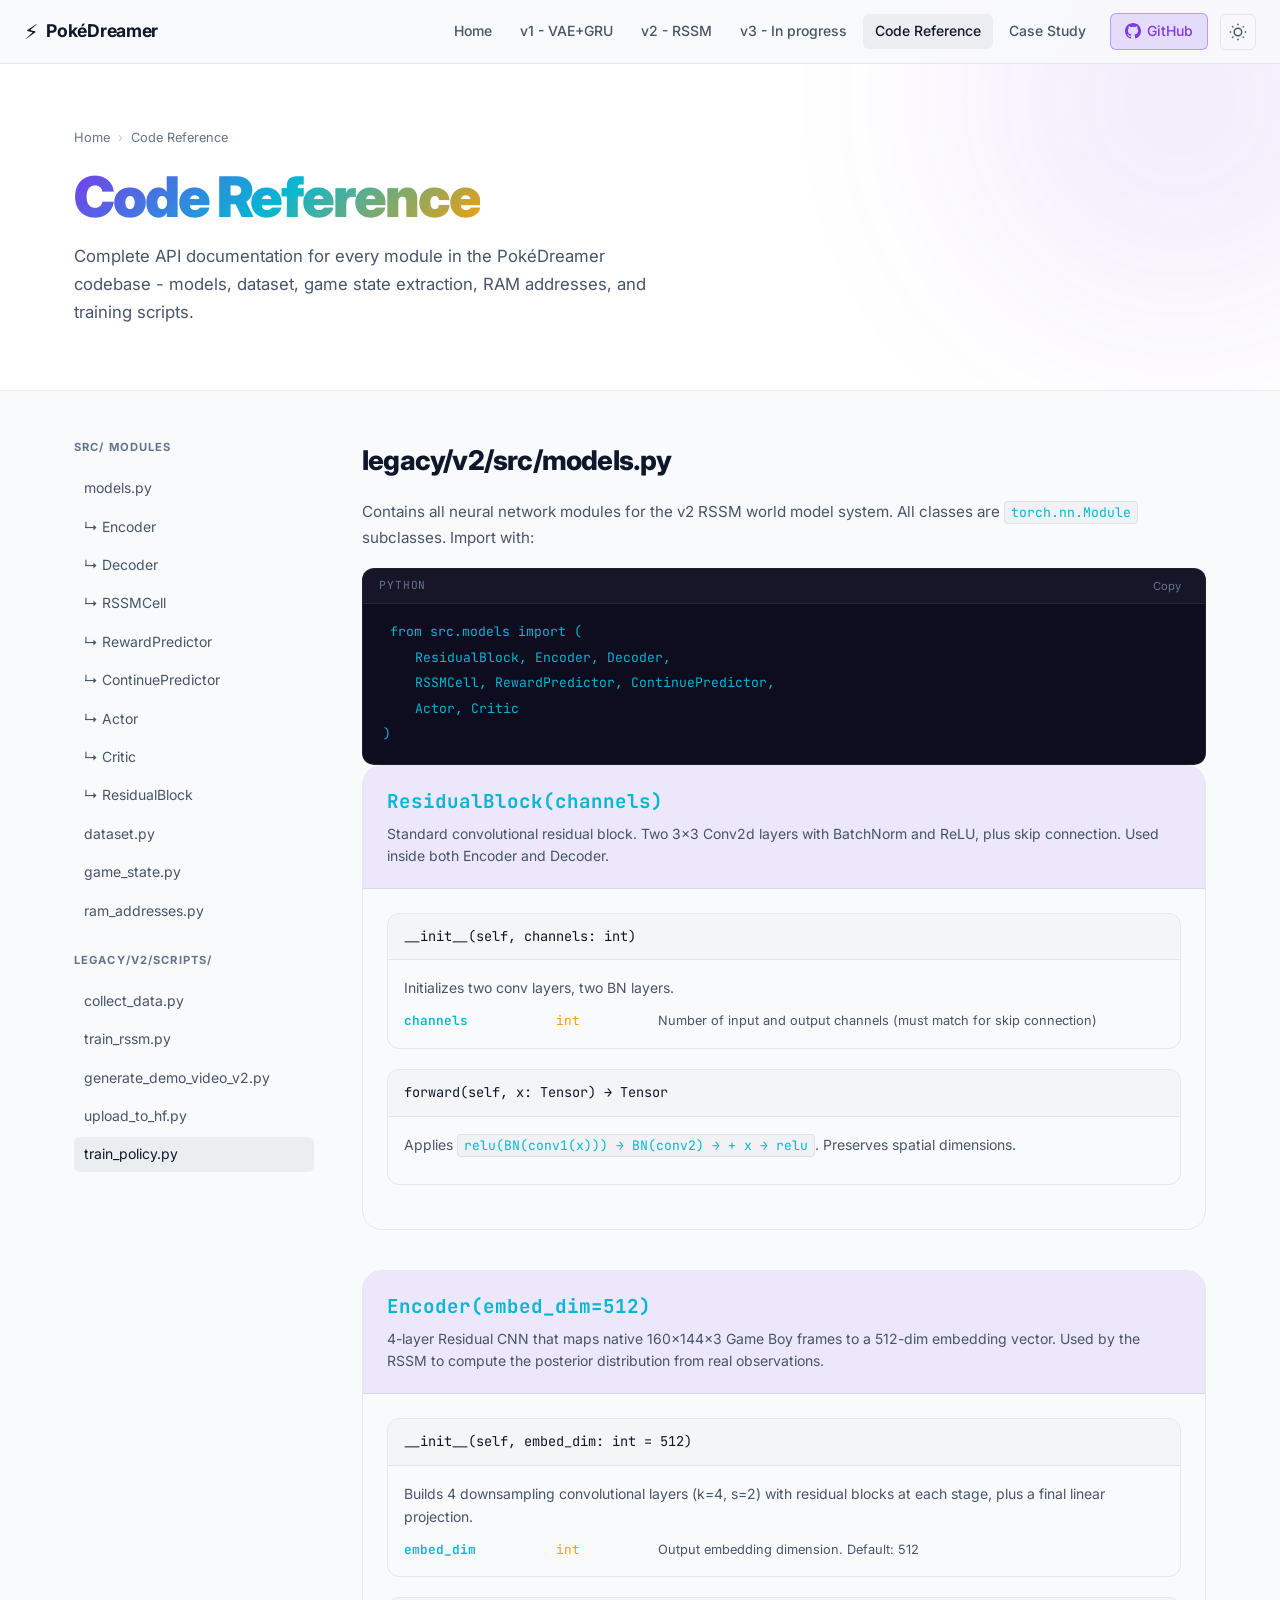
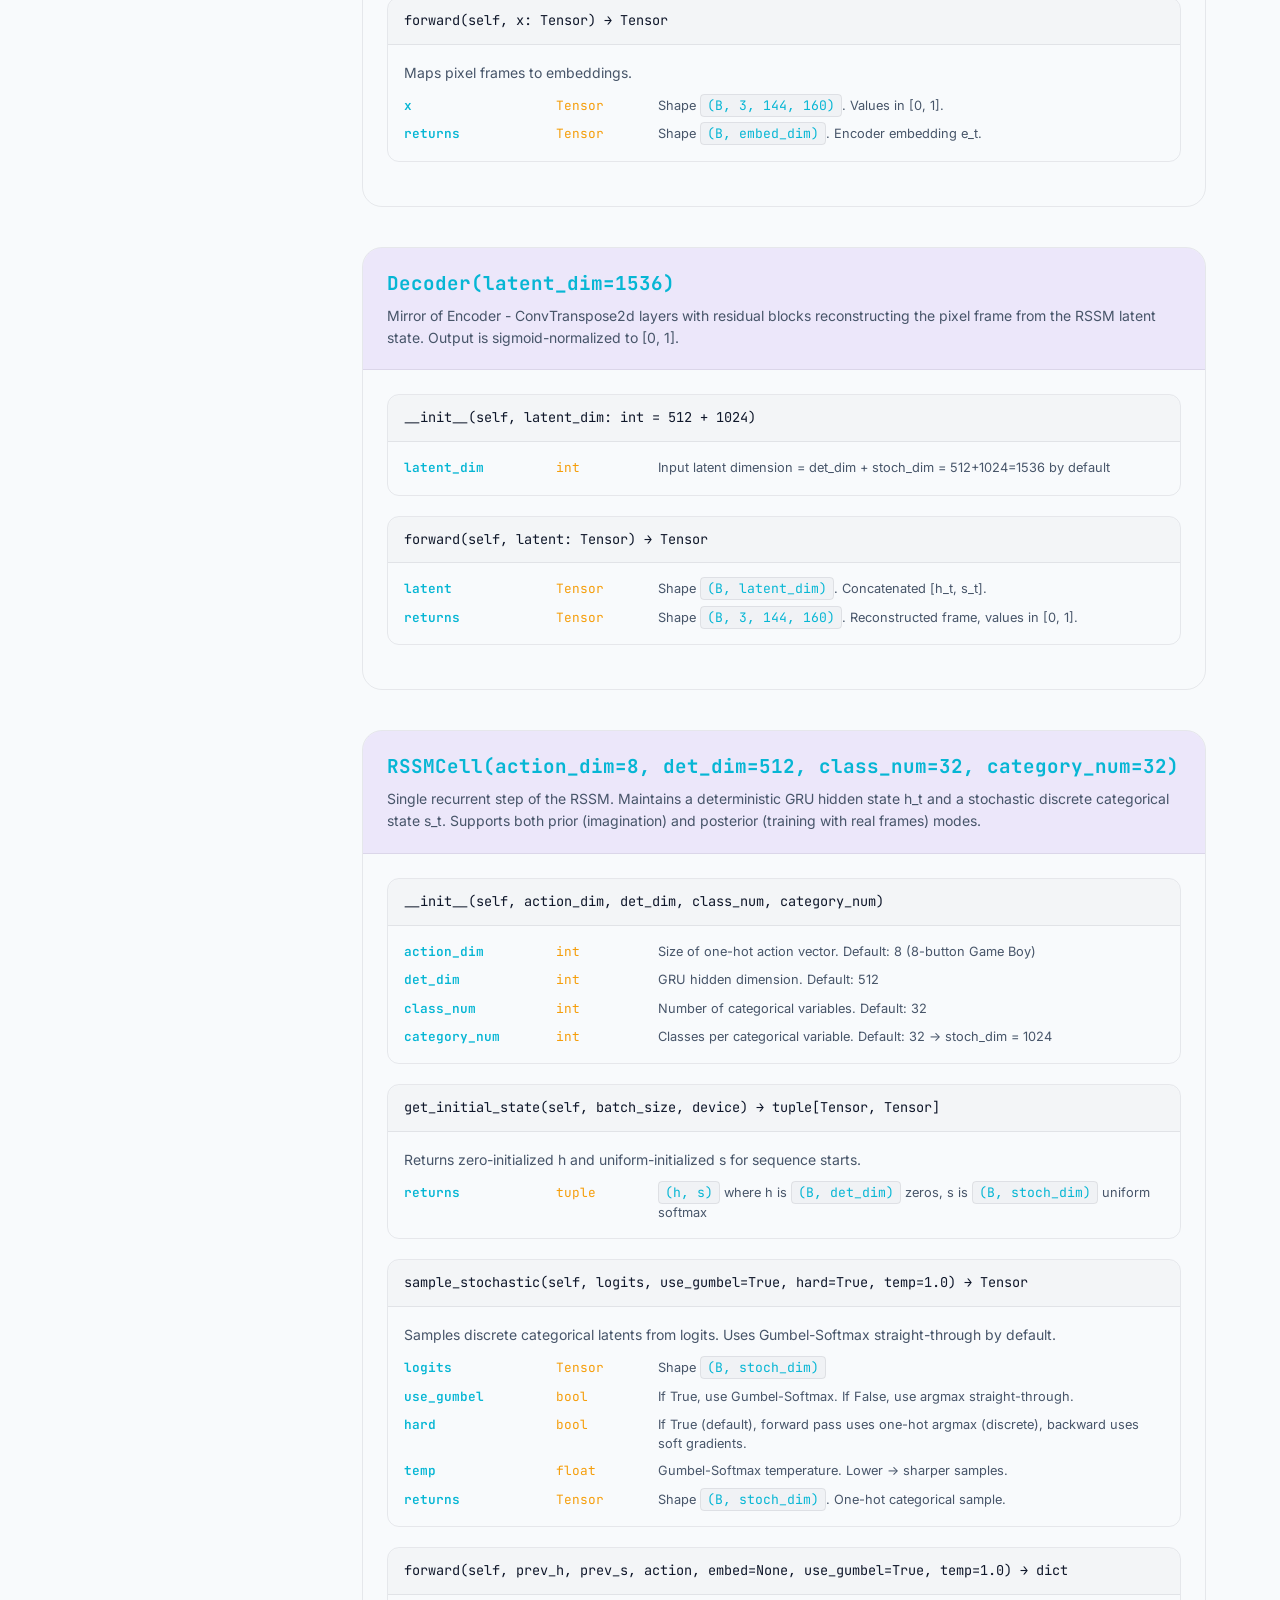
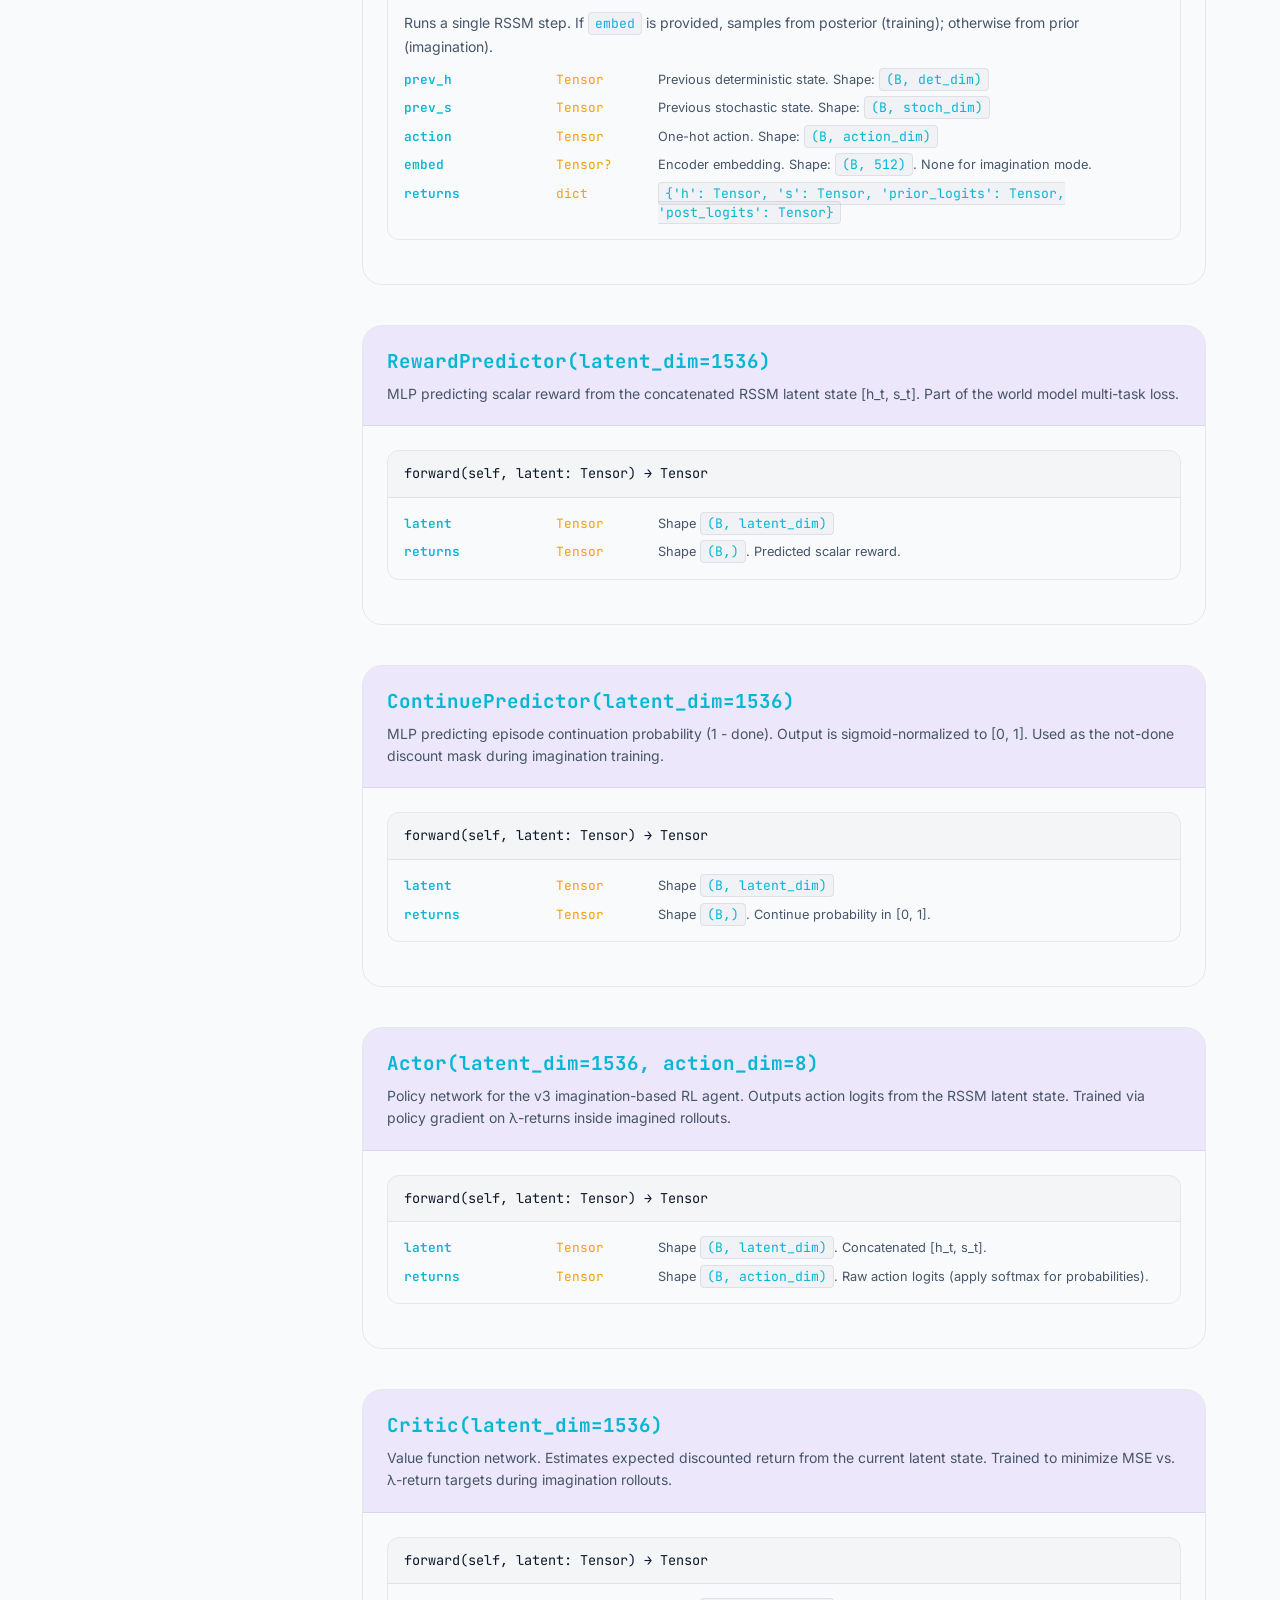
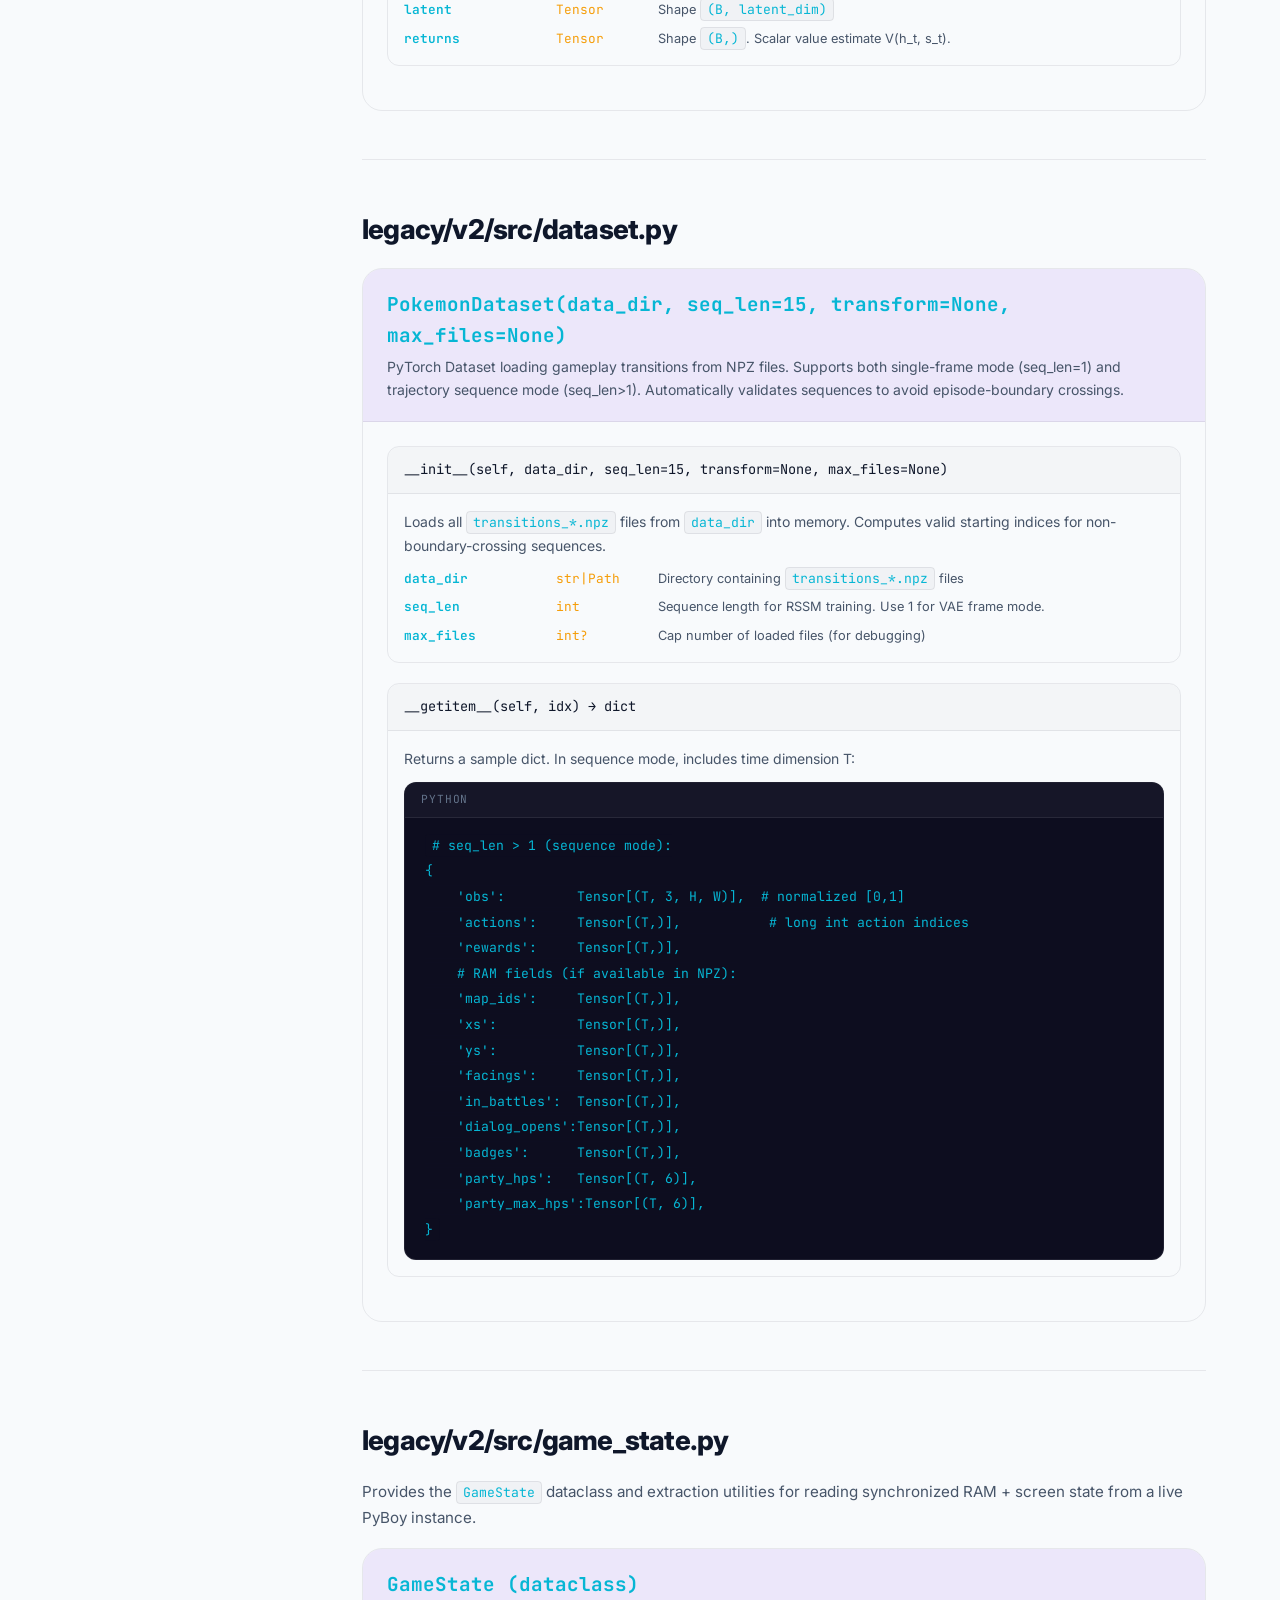
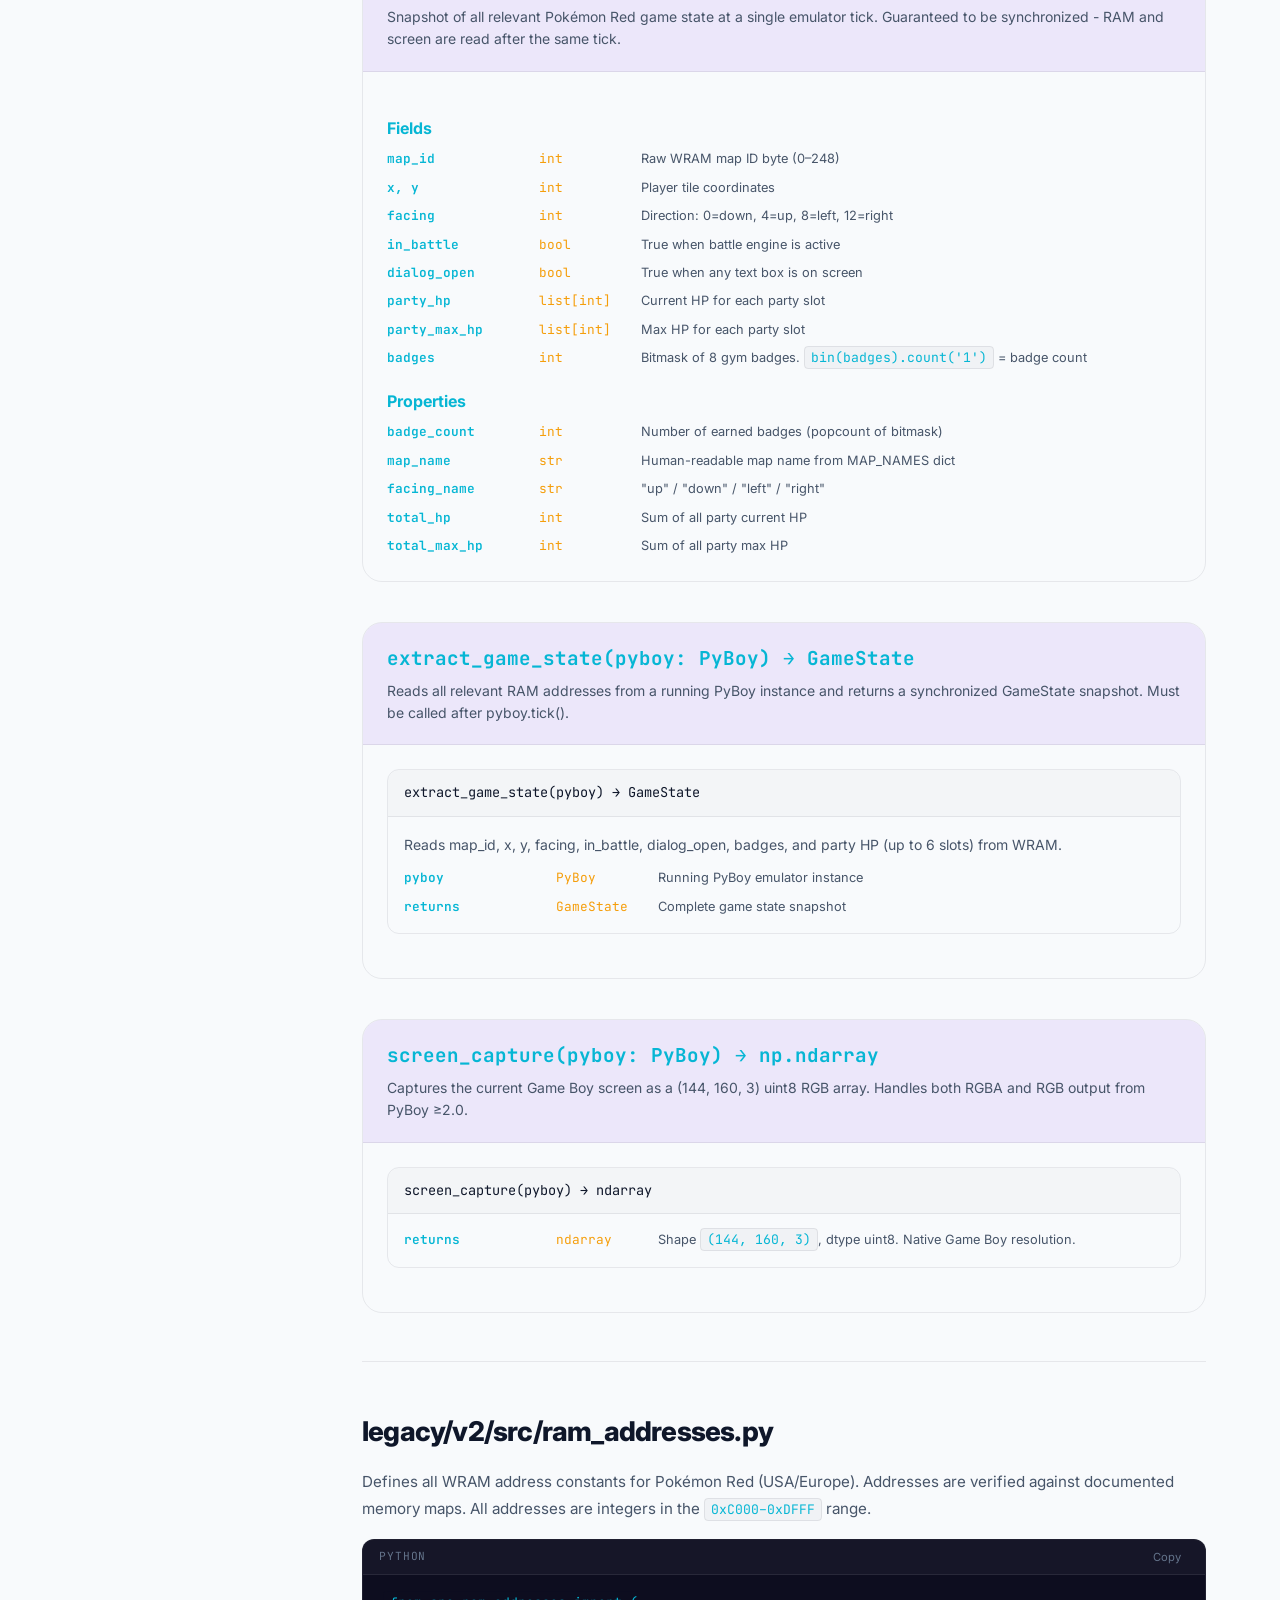
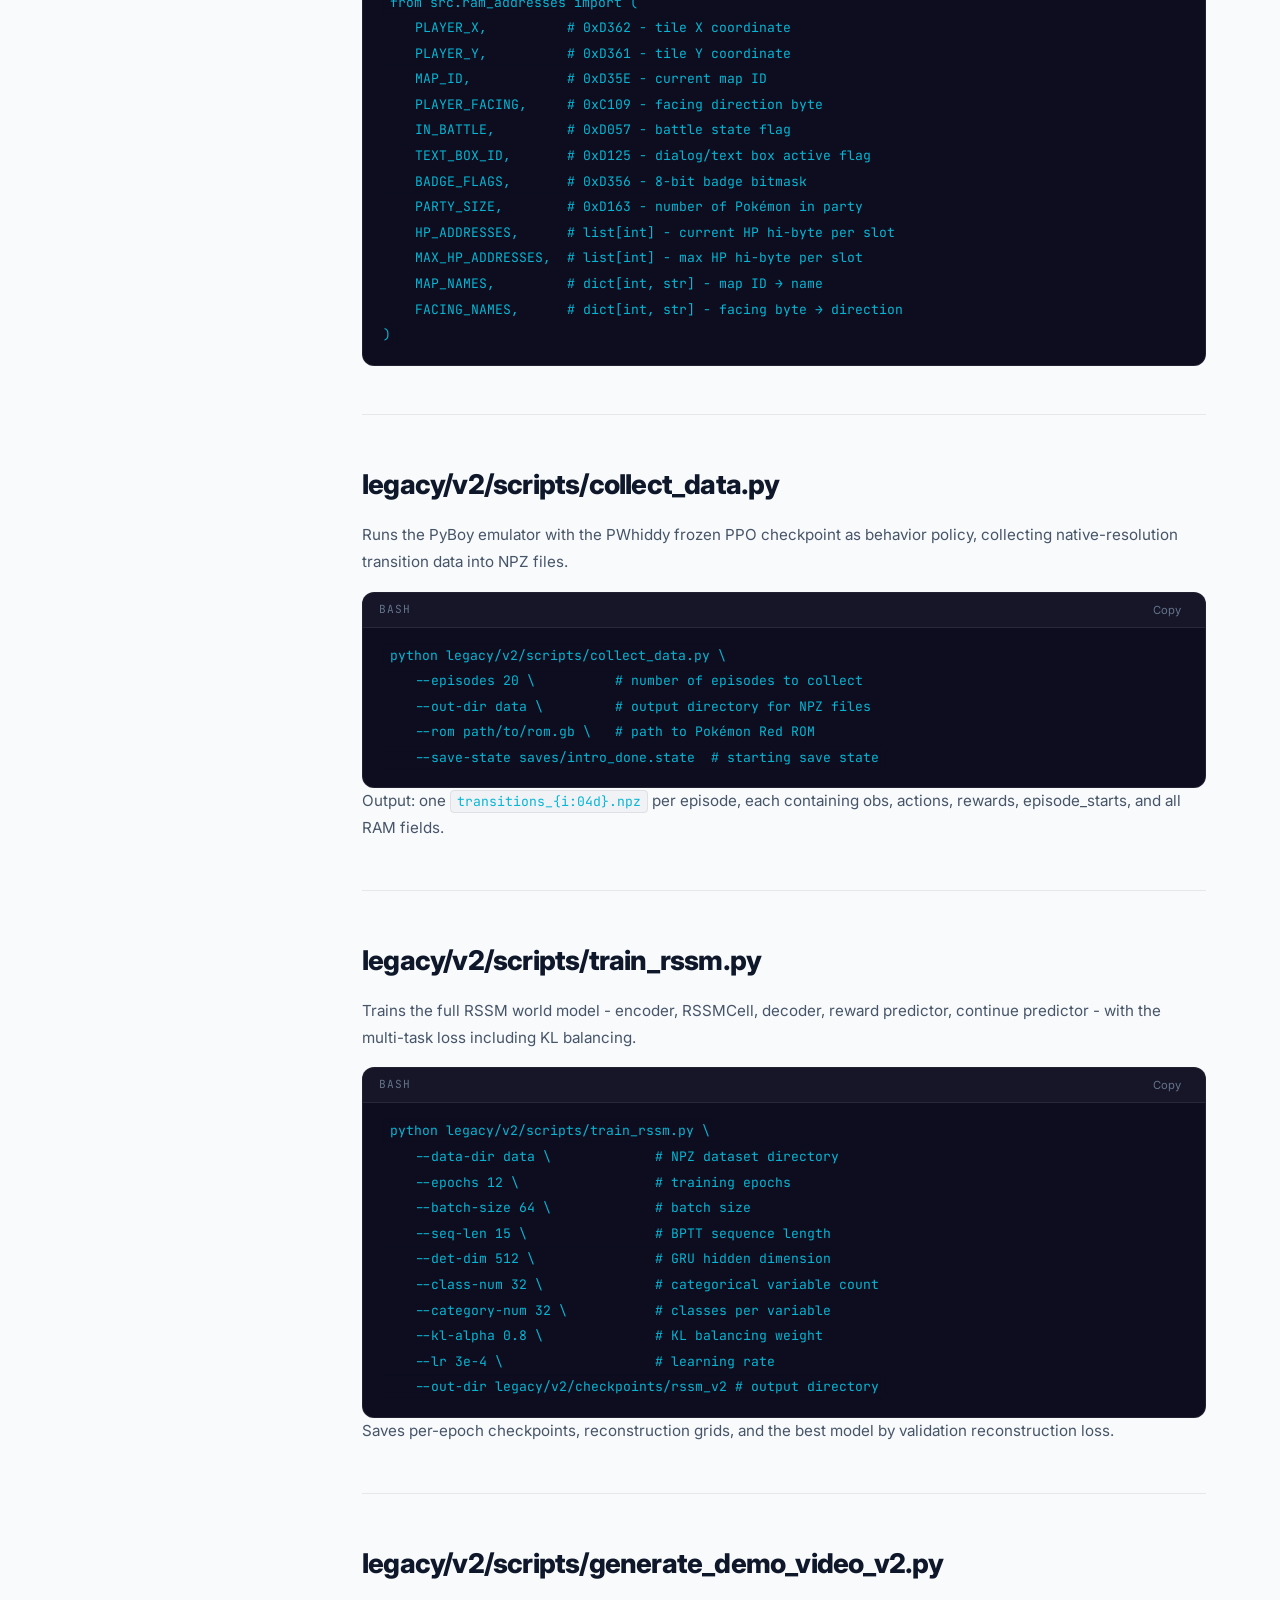
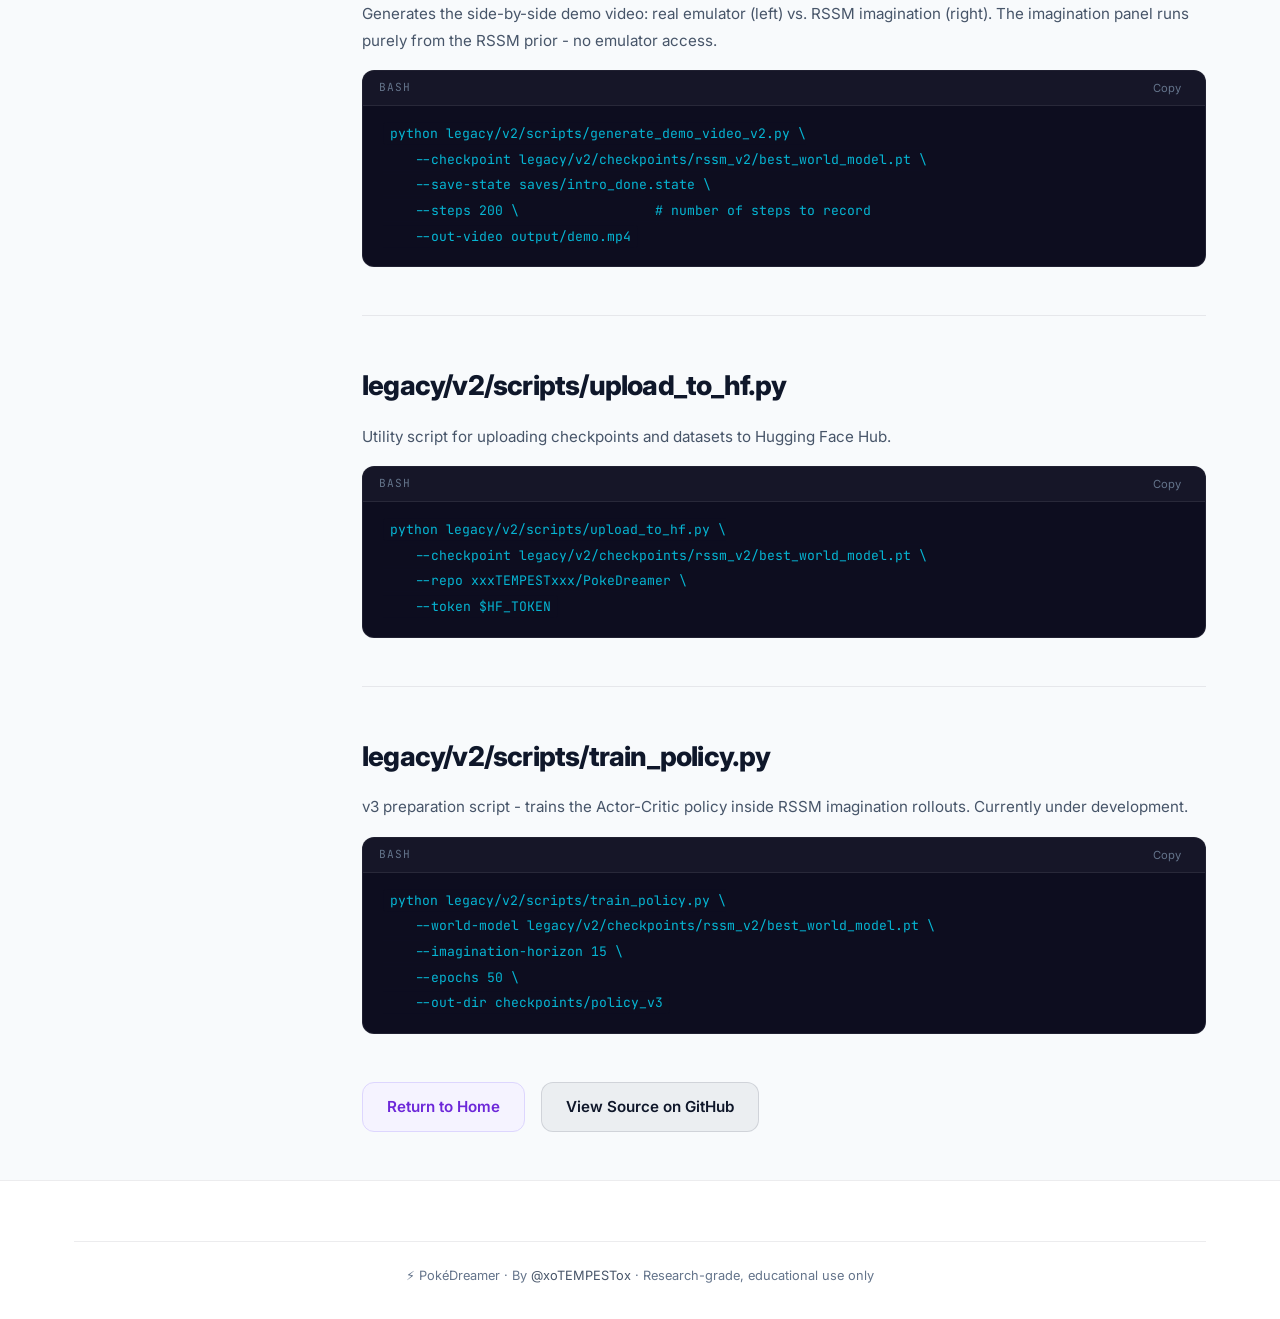
<file: docs/api.html>
<!DOCTYPE html>
<html lang="en">
<head>
  <meta charset="UTF-8" />
  <meta name="viewport" content="width=device-width, initial-scale=1.0" />
  <title>PokéDreamer - Code Reference</title>
  <link rel="icon" href="assets/favicon.svg" type="image/svg+xml">
  <link rel="icon" href="assets/favicon-32.png" sizes="32x32" type="image/png">
  <link rel="apple-touch-icon" href="assets/apple-touch-icon.png">
  <meta name="description" content="PokéDreamer code reference: complete API documentation for models.py, dataset.py, game_state.py, ram_addresses.py, and all training scripts." />
  <link rel="preconnect" href="https://fonts.googleapis.com" />
  <link rel="preconnect" href="https://fonts.gstatic.com" crossorigin />
  <link href="https://fonts.googleapis.com/css2?family=Inter:wght@300;400;500;600;700;800;900&family=JetBrains+Mono:wght@400;500;600&display=swap" rel="stylesheet" />
  <link rel="stylesheet" href="assets/style.css?v=1.4" />
  <script>
    (function() {
      const theme = localStorage.getItem('theme') || 'light';
      document.documentElement.setAttribute('data-theme', theme);
    })();
  </script>
</head>
<body>
  <nav id="navbar" class="navbar">
    <div class="nav-container">
      <a href="index.html" class="nav-brand"><span class="nav-logo">⚡</span><span>PokéDreamer</span></a>
      <ul class="nav-links" id="navLinks">
        <li><a href="index.html" class="nav-link">Home</a></li>
        <li><a href="v1.html" class="nav-link">v1 - VAE+GRU</a></li>
        <li><a href="v2.html" class="nav-link">v2 - RSSM</a></li>
        <li><a href="v3.html" class="nav-link">v3 - In progress</a></li>
        <li><a href="api.html" class="nav-link active">Code Reference</a></li>
        <li><a href="https://priyanshusah.com/projects/pokedreamer-rl" target="_blank" class="nav-link">Case Study</a></li>
        <li><a href="https://github.com/xoTEMPESTox/PokeDreamer" target="_blank" class="nav-link nav-cta">
          <svg width="16" height="16" viewBox="0 0 24 24" fill="currentColor"><path d="M12 0C5.374 0 0 5.373 0 12c0 5.302 3.438 9.8 8.207 11.387.599.111.793-.261.793-.577v-2.234c-3.338.726-4.033-1.416-4.033-1.416-.546-1.387-1.333-1.756-1.333-1.756-1.089-.745.083-.729.083-.729 1.205.084 1.839 1.237 1.839 1.237 1.07 1.834 2.807 1.304 3.492.997.107-.775.418-1.305.762-1.604-2.665-.305-5.467-1.334-5.467-5.931 0-1.311.469-2.381 1.236-3.221-.124-.303-.535-1.524.117-3.176 0 0 1.008-.322 3.301 1.23A11.509 11.509 0 0 1 12 5.803c1.02.005 2.047.138 3.006.404 2.291-1.552 3.297-1.23 3.297-1.23.653 1.653.242 2.874.118 3.176.77.84 1.235 1.911 1.235 3.221 0 4.609-2.807 5.624-5.479 5.921.43.372.823 1.102.823 2.222v3.293c0 .319.192.694.801.576C20.566 21.797 24 17.3 24 12c0-6.627-5.373-12-12-12z"/></svg>
          GitHub
        </a></li>
      </ul>
      <button id="themeToggle" class="theme-toggle" aria-label="Toggle Theme">
        <svg class="sun-icon" viewBox="0 0 24 24" fill="none" stroke="currentColor" stroke-width="2"><circle cx="12" cy="12" r="5"></circle><line x1="12" y1="1" x2="12" y2="3"></line><line x1="12" y1="21" x2="12" y2="23"></line><line x1="4.22" y1="4.22" x2="5.64" y2="5.64"></line><line x1="18.36" y1="18.36" x2="19.78" y2="19.78"></line><line x1="1" y1="12" x2="3" y2="12"></line><line x1="21" y1="12" x2="23" y2="12"></line><line x1="4.22" y1="19.78" x2="5.64" y2="18.36"></line><line x1="18.36" y1="5.64" x2="19.78" y2="4.22"></line></svg>
        <svg class="moon-icon" viewBox="0 0 24 24" fill="none" stroke="currentColor" stroke-width="2"><path d="M21 12.79A9 9 0 1 1 11.21 3 7 7 0 0 0 21 12.79z"></path></svg>
      </button>
      <button class="nav-toggle" id="navToggle" aria-label="Toggle navigation"><span></span><span></span><span></span></button>
    </div>
  </nav>

  <div class="page-hero">
    <div class="container page-hero-content">
      <div class="breadcrumb">
        <a href="index.html">Home</a>
        <span class="breadcrumb-sep">›</span>
        <span>Code Reference</span>
      </div>
      <h1 class="page-title"><span class="gradient-text">Code Reference</span></h1>
      <p class="page-subtitle">
        Complete API documentation for every module in the PokéDreamer codebase - models, dataset, game state extraction, RAM addresses, and training scripts.
      </p>
    </div>
  </div>

  <div class="docs-layout">
    <aside class="docs-sidebar">
      <nav class="sidebar-nav">
        <div class="sidebar-title">src/ Modules</div>
        <a href="#models" class="sidebar-link active">models.py</a>
        <a href="#encoder" class="sidebar-link">↳ Encoder</a>
        <a href="#decoder" class="sidebar-link">↳ Decoder</a>
        <a href="#rssm" class="sidebar-link">↳ RSSMCell</a>
        <a href="#reward-predictor" class="sidebar-link">↳ RewardPredictor</a>
        <a href="#continue-predictor" class="sidebar-link">↳ ContinuePredictor</a>
        <a href="#actor" class="sidebar-link">↳ Actor</a>
        <a href="#critic" class="sidebar-link">↳ Critic</a>
        <a href="#residual" class="sidebar-link">↳ ResidualBlock</a>
        <a href="#dataset" class="sidebar-link">dataset.py</a>
        <a href="#gamestate" class="sidebar-link">game_state.py</a>
        <a href="#ramaddresses" class="sidebar-link">ram_addresses.py</a>
        <div class="sidebar-title">legacy/v2/scripts/</div>
        <a href="#collect-data" class="sidebar-link">collect_data.py</a>
        <a href="#train-rssm" class="sidebar-link">train_rssm.py</a>
        <a href="#generate-demo" class="sidebar-link">generate_demo_video_v2.py</a>
        <a href="#upload-hf" class="sidebar-link">upload_to_hf.py</a>
        <a href="#train-policy" class="sidebar-link">train_policy.py</a>
      </nav>
    </aside>

    <main class="docs-content prose">

      <!-- ── models.py ─────────────────────────────────────── -->
      <h2 id="models">legacy/v2/src/models.py</h2>
      <p>
        Contains all neural network modules for the v2 RSSM world model system. All classes are <code>torch.nn.Module</code> subclasses. Import with:
      </p>
      <div class="code-block">
        <div class="code-header"><span class="code-lang">python</span><button class="copy-btn" onclick="copyCode(this)">Copy</button></div>
        <pre><code>from src.models import (
    ResidualBlock, Encoder, Decoder,
    RSSMCell, RewardPredictor, ContinuePredictor,
    Actor, Critic
)</code></pre>
      </div>

      <!-- ResidualBlock -->
      <div class="api-class" id="residual">
        <div class="api-class-header">
          <div class="api-class-name">ResidualBlock(channels)</div>
          <div class="api-class-desc">Standard convolutional residual block. Two 3×3 Conv2d layers with BatchNorm and ReLU, plus skip connection. Used inside both Encoder and Decoder.</div>
        </div>
        <div class="api-class-body">
          <div class="api-method">
            <div class="api-method-sig">__init__(self, channels: int)</div>
            <div class="api-method-body">
              <div class="api-method-desc">Initializes two conv layers, two BN layers.</div>
              <div class="api-params">
                <div class="api-param"><span class="param-name">channels</span><span class="param-type">int</span><span class="param-desc">Number of input and output channels (must match for skip connection)</span></div>
              </div>
            </div>
          </div>
          <div class="api-method">
            <div class="api-method-sig">forward(self, x: Tensor) → Tensor</div>
            <div class="api-method-body">
              <div class="api-method-desc">Applies <code>relu(BN(conv1(x))) → BN(conv2) → + x → relu</code>. Preserves spatial dimensions.</div>
            </div>
          </div>
        </div>
      </div>

      <!-- Encoder -->
      <div class="api-class" id="encoder">
        <div class="api-class-header">
          <div class="api-class-name">Encoder(embed_dim=512)</div>
          <div class="api-class-desc">4-layer Residual CNN that maps native 160×144×3 Game Boy frames to a 512-dim embedding vector. Used by the RSSM to compute the posterior distribution from real observations.</div>
        </div>
        <div class="api-class-body">
          <div class="api-method">
            <div class="api-method-sig">__init__(self, embed_dim: int = 512)</div>
            <div class="api-method-body">
              <div class="api-method-desc">Builds 4 downsampling convolutional layers (k=4, s=2) with residual blocks at each stage, plus a final linear projection.</div>
              <div class="api-params">
                <div class="api-param"><span class="param-name">embed_dim</span><span class="param-type">int</span><span class="param-desc">Output embedding dimension. Default: 512</span></div>
              </div>
            </div>
          </div>
          <div class="api-method">
            <div class="api-method-sig">forward(self, x: Tensor) → Tensor</div>
            <div class="api-method-body">
              <div class="api-method-desc">Maps pixel frames to embeddings.</div>
              <div class="api-params">
                <div class="api-param"><span class="param-name">x</span><span class="param-type">Tensor</span><span class="param-desc">Shape <code>(B, 3, 144, 160)</code>. Values in [0, 1].</span></div>
                <div class="api-param"><span class="param-name">returns</span><span class="param-type">Tensor</span><span class="param-desc">Shape <code>(B, embed_dim)</code>. Encoder embedding e_t.</span></div>
              </div>
            </div>
          </div>
        </div>
      </div>

      <!-- Decoder -->
      <div class="api-class" id="decoder">
        <div class="api-class-header">
          <div class="api-class-name">Decoder(latent_dim=1536)</div>
          <div class="api-class-desc">Mirror of Encoder - ConvTranspose2d layers with residual blocks reconstructing the pixel frame from the RSSM latent state. Output is sigmoid-normalized to [0, 1].</div>
        </div>
        <div class="api-class-body">
          <div class="api-method">
            <div class="api-method-sig">__init__(self, latent_dim: int = 512 + 1024)</div>
            <div class="api-method-body">
              <div class="api-params">
                <div class="api-param"><span class="param-name">latent_dim</span><span class="param-type">int</span><span class="param-desc">Input latent dimension = det_dim + stoch_dim = 512+1024=1536 by default</span></div>
              </div>
            </div>
          </div>
          <div class="api-method">
            <div class="api-method-sig">forward(self, latent: Tensor) → Tensor</div>
            <div class="api-method-body">
              <div class="api-params">
                <div class="api-param"><span class="param-name">latent</span><span class="param-type">Tensor</span><span class="param-desc">Shape <code>(B, latent_dim)</code>. Concatenated [h_t, s_t].</span></div>
                <div class="api-param"><span class="param-name">returns</span><span class="param-type">Tensor</span><span class="param-desc">Shape <code>(B, 3, 144, 160)</code>. Reconstructed frame, values in [0, 1].</span></div>
              </div>
            </div>
          </div>
        </div>
      </div>

      <!-- RSSMCell -->
      <div class="api-class" id="rssm">
        <div class="api-class-header">
          <div class="api-class-name">RSSMCell(action_dim=8, det_dim=512, class_num=32, category_num=32)</div>
          <div class="api-class-desc">Single recurrent step of the RSSM. Maintains a deterministic GRU hidden state h_t and a stochastic discrete categorical state s_t. Supports both prior (imagination) and posterior (training with real frames) modes.</div>
        </div>
        <div class="api-class-body">
          <div class="api-method">
            <div class="api-method-sig">__init__(self, action_dim, det_dim, class_num, category_num)</div>
            <div class="api-method-body">
              <div class="api-params">
                <div class="api-param"><span class="param-name">action_dim</span><span class="param-type">int</span><span class="param-desc">Size of one-hot action vector. Default: 8 (8-button Game Boy)</span></div>
                <div class="api-param"><span class="param-name">det_dim</span><span class="param-type">int</span><span class="param-desc">GRU hidden dimension. Default: 512</span></div>
                <div class="api-param"><span class="param-name">class_num</span><span class="param-type">int</span><span class="param-desc">Number of categorical variables. Default: 32</span></div>
                <div class="api-param"><span class="param-name">category_num</span><span class="param-type">int</span><span class="param-desc">Classes per categorical variable. Default: 32 → stoch_dim = 1024</span></div>
              </div>
            </div>
          </div>
          <div class="api-method">
            <div class="api-method-sig">get_initial_state(self, batch_size, device) → tuple[Tensor, Tensor]</div>
            <div class="api-method-body">
              <div class="api-method-desc">Returns zero-initialized h and uniform-initialized s for sequence starts.</div>
              <div class="api-params">
                <div class="api-param"><span class="param-name">returns</span><span class="param-type">tuple</span><span class="param-desc"><code>(h, s)</code> where h is <code>(B, det_dim)</code> zeros, s is <code>(B, stoch_dim)</code> uniform softmax</span></div>
              </div>
            </div>
          </div>
          <div class="api-method">
            <div class="api-method-sig">sample_stochastic(self, logits, use_gumbel=True, hard=True, temp=1.0) → Tensor</div>
            <div class="api-method-body">
              <div class="api-method-desc">Samples discrete categorical latents from logits. Uses Gumbel-Softmax straight-through by default.</div>
              <div class="api-params">
                <div class="api-param"><span class="param-name">logits</span><span class="param-type">Tensor</span><span class="param-desc">Shape <code>(B, stoch_dim)</code></span></div>
                <div class="api-param"><span class="param-name">use_gumbel</span><span class="param-type">bool</span><span class="param-desc">If True, use Gumbel-Softmax. If False, use argmax straight-through.</span></div>
                <div class="api-param"><span class="param-name">hard</span><span class="param-type">bool</span><span class="param-desc">If True (default), forward pass uses one-hot argmax (discrete), backward uses soft gradients.</span></div>
                <div class="api-param"><span class="param-name">temp</span><span class="param-type">float</span><span class="param-desc">Gumbel-Softmax temperature. Lower → sharper samples.</span></div>
                <div class="api-param"><span class="param-name">returns</span><span class="param-type">Tensor</span><span class="param-desc">Shape <code>(B, stoch_dim)</code>. One-hot categorical sample.</span></div>
              </div>
            </div>
          </div>
          <div class="api-method">
            <div class="api-method-sig">forward(self, prev_h, prev_s, action, embed=None, use_gumbel=True, temp=1.0) → dict</div>
            <div class="api-method-body">
              <div class="api-method-desc">Runs a single RSSM step. If <code>embed</code> is provided, samples from posterior (training); otherwise from prior (imagination).</div>
              <div class="api-params">
                <div class="api-param"><span class="param-name">prev_h</span><span class="param-type">Tensor</span><span class="param-desc">Previous deterministic state. Shape: <code>(B, det_dim)</code></span></div>
                <div class="api-param"><span class="param-name">prev_s</span><span class="param-type">Tensor</span><span class="param-desc">Previous stochastic state. Shape: <code>(B, stoch_dim)</code></span></div>
                <div class="api-param"><span class="param-name">action</span><span class="param-type">Tensor</span><span class="param-desc">One-hot action. Shape: <code>(B, action_dim)</code></span></div>
                <div class="api-param"><span class="param-name">embed</span><span class="param-type">Tensor?</span><span class="param-desc">Encoder embedding. Shape: <code>(B, 512)</code>. None for imagination mode.</span></div>
                <div class="api-param"><span class="param-name">returns</span><span class="param-type">dict</span><span class="param-desc"><code>{'h': Tensor, 's': Tensor, 'prior_logits': Tensor, 'post_logits': Tensor}</code></span></div>
              </div>
            </div>
          </div>
        </div>
      </div>

      <!-- RewardPredictor -->
      <div class="api-class" id="reward-predictor">
        <div class="api-class-header">
          <div class="api-class-name">RewardPredictor(latent_dim=1536)</div>
          <div class="api-class-desc">MLP predicting scalar reward from the concatenated RSSM latent state [h_t, s_t]. Part of the world model multi-task loss.</div>
        </div>
        <div class="api-class-body">
          <div class="api-method">
            <div class="api-method-sig">forward(self, latent: Tensor) → Tensor</div>
            <div class="api-method-body">
              <div class="api-params">
                <div class="api-param"><span class="param-name">latent</span><span class="param-type">Tensor</span><span class="param-desc">Shape <code>(B, latent_dim)</code></span></div>
                <div class="api-param"><span class="param-name">returns</span><span class="param-type">Tensor</span><span class="param-desc">Shape <code>(B,)</code>. Predicted scalar reward.</span></div>
              </div>
            </div>
          </div>
        </div>
      </div>

      <!-- ContinuePredictor -->
      <div class="api-class" id="continue-predictor">
        <div class="api-class-header">
          <div class="api-class-name">ContinuePredictor(latent_dim=1536)</div>
          <div class="api-class-desc">MLP predicting episode continuation probability (1 - done). Output is sigmoid-normalized to [0, 1]. Used as the not-done discount mask during imagination training.</div>
        </div>
        <div class="api-class-body">
          <div class="api-method">
            <div class="api-method-sig">forward(self, latent: Tensor) → Tensor</div>
            <div class="api-method-body">
              <div class="api-params">
                <div class="api-param"><span class="param-name">latent</span><span class="param-type">Tensor</span><span class="param-desc">Shape <code>(B, latent_dim)</code></span></div>
                <div class="api-param"><span class="param-name">returns</span><span class="param-type">Tensor</span><span class="param-desc">Shape <code>(B,)</code>. Continue probability in [0, 1].</span></div>
              </div>
            </div>
          </div>
        </div>
      </div>

      <!-- Actor -->
      <div class="api-class" id="actor">
        <div class="api-class-header">
          <div class="api-class-name">Actor(latent_dim=1536, action_dim=8)</div>
          <div class="api-class-desc">Policy network for the v3 imagination-based RL agent. Outputs action logits from the RSSM latent state. Trained via policy gradient on λ-returns inside imagined rollouts.</div>
        </div>
        <div class="api-class-body">
          <div class="api-method">
            <div class="api-method-sig">forward(self, latent: Tensor) → Tensor</div>
            <div class="api-method-body">
              <div class="api-params">
                <div class="api-param"><span class="param-name">latent</span><span class="param-type">Tensor</span><span class="param-desc">Shape <code>(B, latent_dim)</code>. Concatenated [h_t, s_t].</span></div>
                <div class="api-param"><span class="param-name">returns</span><span class="param-type">Tensor</span><span class="param-desc">Shape <code>(B, action_dim)</code>. Raw action logits (apply softmax for probabilities).</span></div>
              </div>
            </div>
          </div>
        </div>
      </div>

      <!-- Critic -->
      <div class="api-class" id="critic">
        <div class="api-class-header">
          <div class="api-class-name">Critic(latent_dim=1536)</div>
          <div class="api-class-desc">Value function network. Estimates expected discounted return from the current latent state. Trained to minimize MSE vs. λ-return targets during imagination rollouts.</div>
        </div>
        <div class="api-class-body">
          <div class="api-method">
            <div class="api-method-sig">forward(self, latent: Tensor) → Tensor</div>
            <div class="api-method-body">
              <div class="api-params">
                <div class="api-param"><span class="param-name">latent</span><span class="param-type">Tensor</span><span class="param-desc">Shape <code>(B, latent_dim)</code></span></div>
                <div class="api-param"><span class="param-name">returns</span><span class="param-type">Tensor</span><span class="param-desc">Shape <code>(B,)</code>. Scalar value estimate V(h_t, s_t).</span></div>
              </div>
            </div>
          </div>
        </div>
      </div>

      <!-- ── dataset.py ─────────────────────────────────────── -->
      <h2 id="dataset">legacy/v2/src/dataset.py</h2>

      <div class="api-class">
        <div class="api-class-header">
          <div class="api-class-name">PokemonDataset(data_dir, seq_len=15, transform=None, max_files=None)</div>
          <div class="api-class-desc">PyTorch Dataset loading gameplay transitions from NPZ files. Supports both single-frame mode (seq_len=1) and trajectory sequence mode (seq_len>1). Automatically validates sequences to avoid episode-boundary crossings.</div>
        </div>
        <div class="api-class-body">
          <div class="api-method">
            <div class="api-method-sig">__init__(self, data_dir, seq_len=15, transform=None, max_files=None)</div>
            <div class="api-method-body">
              <div class="api-method-desc">Loads all <code>transitions_*.npz</code> files from <code>data_dir</code> into memory. Computes valid starting indices for non-boundary-crossing sequences.</div>
              <div class="api-params">
                <div class="api-param"><span class="param-name">data_dir</span><span class="param-type">str|Path</span><span class="param-desc">Directory containing <code>transitions_*.npz</code> files</span></div>
                <div class="api-param"><span class="param-name">seq_len</span><span class="param-type">int</span><span class="param-desc">Sequence length for RSSM training. Use 1 for VAE frame mode.</span></div>
                <div class="api-param"><span class="param-name">max_files</span><span class="param-type">int?</span><span class="param-desc">Cap number of loaded files (for debugging)</span></div>
              </div>
            </div>
          </div>
          <div class="api-method">
            <div class="api-method-sig">__getitem__(self, idx) → dict</div>
            <div class="api-method-body">
              <div class="api-method-desc">Returns a sample dict. In sequence mode, includes time dimension T:</div>
              <div class="code-block" style="margin-top:8px;">
                <div class="code-header"><span class="code-lang">python</span></div>
                <pre><code># seq_len > 1 (sequence mode):
{
    'obs':         Tensor[(T, 3, H, W)],  # normalized [0,1]
    'actions':     Tensor[(T,)],           # long int action indices
    'rewards':     Tensor[(T,)],
    # RAM fields (if available in NPZ):
    'map_ids':     Tensor[(T,)],
    'xs':          Tensor[(T,)],
    'ys':          Tensor[(T,)],
    'facings':     Tensor[(T,)],
    'in_battles':  Tensor[(T,)],
    'dialog_opens':Tensor[(T,)],
    'badges':      Tensor[(T,)],
    'party_hps':   Tensor[(T, 6)],
    'party_max_hps':Tensor[(T, 6)],
}</code></pre>
              </div>
            </div>
          </div>
        </div>
      </div>

      <!-- ── game_state.py ─────────────────────────────────── -->
      <h2 id="gamestate">legacy/v2/src/game_state.py</h2>
      <p>Provides the <code>GameState</code> dataclass and extraction utilities for reading synchronized RAM + screen state from a live PyBoy instance.</p>

      <div class="api-class">
        <div class="api-class-header">
          <div class="api-class-name">GameState (dataclass)</div>
          <div class="api-class-desc">Snapshot of all relevant Pokémon Red game state at a single emulator tick. Guaranteed to be synchronized - RAM and screen are read after the same tick.</div>
        </div>
        <div class="api-class-body">
          <h4>Fields</h4>
          <div class="api-params" style="margin-bottom:16px;">
            <div class="api-param"><span class="param-name">map_id</span><span class="param-type">int</span><span class="param-desc">Raw WRAM map ID byte (0–248)</span></div>
            <div class="api-param"><span class="param-name">x, y</span><span class="param-type">int</span><span class="param-desc">Player tile coordinates</span></div>
            <div class="api-param"><span class="param-name">facing</span><span class="param-type">int</span><span class="param-desc">Direction: 0=down, 4=up, 8=left, 12=right</span></div>
            <div class="api-param"><span class="param-name">in_battle</span><span class="param-type">bool</span><span class="param-desc">True when battle engine is active</span></div>
            <div class="api-param"><span class="param-name">dialog_open</span><span class="param-type">bool</span><span class="param-desc">True when any text box is on screen</span></div>
            <div class="api-param"><span class="param-name">party_hp</span><span class="param-type">list[int]</span><span class="param-desc">Current HP for each party slot</span></div>
            <div class="api-param"><span class="param-name">party_max_hp</span><span class="param-type">list[int]</span><span class="param-desc">Max HP for each party slot</span></div>
            <div class="api-param"><span class="param-name">badges</span><span class="param-type">int</span><span class="param-desc">Bitmask of 8 gym badges. <code>bin(badges).count('1')</code> = badge count</span></div>
          </div>
          <h4>Properties</h4>
          <div class="api-params">
            <div class="api-param"><span class="param-name">badge_count</span><span class="param-type">int</span><span class="param-desc">Number of earned badges (popcount of bitmask)</span></div>
            <div class="api-param"><span class="param-name">map_name</span><span class="param-type">str</span><span class="param-desc">Human-readable map name from MAP_NAMES dict</span></div>
            <div class="api-param"><span class="param-name">facing_name</span><span class="param-type">str</span><span class="param-desc">"up" / "down" / "left" / "right"</span></div>
            <div class="api-param"><span class="param-name">total_hp</span><span class="param-type">int</span><span class="param-desc">Sum of all party current HP</span></div>
            <div class="api-param"><span class="param-name">total_max_hp</span><span class="param-type">int</span><span class="param-desc">Sum of all party max HP</span></div>
          </div>
        </div>
      </div>

      <div class="api-class">
        <div class="api-class-header">
          <div class="api-class-name">extract_game_state(pyboy: PyBoy) → GameState</div>
          <div class="api-class-desc">Reads all relevant RAM addresses from a running PyBoy instance and returns a synchronized GameState snapshot. Must be called after pyboy.tick().</div>
        </div>
        <div class="api-class-body">
          <div class="api-method">
            <div class="api-method-sig">extract_game_state(pyboy) → GameState</div>
            <div class="api-method-body">
              <div class="api-method-desc">Reads map_id, x, y, facing, in_battle, dialog_open, badges, and party HP (up to 6 slots) from WRAM.</div>
              <div class="api-params">
                <div class="api-param"><span class="param-name">pyboy</span><span class="param-type">PyBoy</span><span class="param-desc">Running PyBoy emulator instance</span></div>
                <div class="api-param"><span class="param-name">returns</span><span class="param-type">GameState</span><span class="param-desc">Complete game state snapshot</span></div>
              </div>
            </div>
          </div>
        </div>
      </div>

      <div class="api-class">
        <div class="api-class-header">
          <div class="api-class-name">screen_capture(pyboy: PyBoy) → np.ndarray</div>
          <div class="api-class-desc">Captures the current Game Boy screen as a (144, 160, 3) uint8 RGB array. Handles both RGBA and RGB output from PyBoy ≥2.0.</div>
        </div>
        <div class="api-class-body">
          <div class="api-method">
            <div class="api-method-sig">screen_capture(pyboy) → ndarray</div>
            <div class="api-method-body">
              <div class="api-params">
                <div class="api-param"><span class="param-name">returns</span><span class="param-type">ndarray</span><span class="param-desc">Shape <code>(144, 160, 3)</code>, dtype uint8. Native Game Boy resolution.</span></div>
              </div>
            </div>
          </div>
        </div>
      </div>

      <!-- ── ram_addresses.py ─────────────────────────────── -->
      <h2 id="ramaddresses">legacy/v2/src/ram_addresses.py</h2>
      <p>
        Defines all WRAM address constants for Pokémon Red (USA/Europe). Addresses are verified against documented memory maps. All addresses are integers in the <code>0xC000–0xDFFF</code> range.
      </p>
      <div class="code-block">
        <div class="code-header"><span class="code-lang">python</span><button class="copy-btn" onclick="copyCode(this)">Copy</button></div>
        <pre><code>from src.ram_addresses import (
    PLAYER_X,          # 0xD362 - tile X coordinate
    PLAYER_Y,          # 0xD361 - tile Y coordinate
    MAP_ID,            # 0xD35E - current map ID
    PLAYER_FACING,     # 0xC109 - facing direction byte
    IN_BATTLE,         # 0xD057 - battle state flag
    TEXT_BOX_ID,       # 0xD125 - dialog/text box active flag
    BADGE_FLAGS,       # 0xD356 - 8-bit badge bitmask
    PARTY_SIZE,        # 0xD163 - number of Pokémon in party
    HP_ADDRESSES,      # list[int] - current HP hi-byte per slot
    MAX_HP_ADDRESSES,  # list[int] - max HP hi-byte per slot
    MAP_NAMES,         # dict[int, str] - map ID → name
    FACING_NAMES,      # dict[int, str] - facing byte → direction
)</code></pre>
      </div>

      <!-- ── Scripts ─────────────────────────────────────── -->
      <h2 id="collect-data">legacy/v2/scripts/collect_data.py</h2>
      <p>
        Runs the PyBoy emulator with the PWhiddy frozen PPO checkpoint as behavior policy, collecting native-resolution transition data into NPZ files.
      </p>
      <div class="code-block">
        <div class="code-header"><span class="code-lang">bash</span><button class="copy-btn" onclick="copyCode(this)">Copy</button></div>
        <pre><code>python legacy/v2/scripts/collect_data.py \
    --episodes 20 \          # number of episodes to collect
    --out-dir data \         # output directory for NPZ files
    --rom path/to/rom.gb \   # path to Pokémon Red ROM
    --save-state saves/intro_done.state  # starting save state</code></pre>
      </div>
      <p>Output: one <code>transitions_{i:04d}.npz</code> per episode, each containing obs, actions, rewards, episode_starts, and all RAM fields.</p>

      <h2 id="train-rssm">legacy/v2/scripts/train_rssm.py</h2>
      <p>Trains the full RSSM world model - encoder, RSSMCell, decoder, reward predictor, continue predictor - with the multi-task loss including KL balancing.</p>
      <div class="code-block">
        <div class="code-header"><span class="code-lang">bash</span><button class="copy-btn" onclick="copyCode(this)">Copy</button></div>
        <pre><code>python legacy/v2/scripts/train_rssm.py \
    --data-dir data \             # NPZ dataset directory
    --epochs 12 \                 # training epochs
    --batch-size 64 \             # batch size
    --seq-len 15 \                # BPTT sequence length
    --det-dim 512 \               # GRU hidden dimension
    --class-num 32 \              # categorical variable count
    --category-num 32 \           # classes per variable
    --kl-alpha 0.8 \              # KL balancing weight
    --lr 3e-4 \                   # learning rate
    --out-dir legacy/v2/checkpoints/rssm_v2 # output directory</code></pre>
      </div>
      <p>Saves per-epoch checkpoints, reconstruction grids, and the best model by validation reconstruction loss.</p>

      <h2 id="generate-demo">legacy/v2/scripts/generate_demo_video_v2.py</h2>
      <p>Generates the side-by-side demo video: real emulator (left) vs. RSSM imagination (right). The imagination panel runs purely from the RSSM prior - no emulator access.</p>
      <div class="code-block">
        <div class="code-header"><span class="code-lang">bash</span><button class="copy-btn" onclick="copyCode(this)">Copy</button></div>
        <pre><code>python legacy/v2/scripts/generate_demo_video_v2.py \
    --checkpoint legacy/v2/checkpoints/rssm_v2/best_world_model.pt \
    --save-state saves/intro_done.state \
    --steps 200 \                 # number of steps to record
    --out-video output/demo.mp4</code></pre>
      </div>

      <h2 id="upload-hf">legacy/v2/scripts/upload_to_hf.py</h2>
      <p>Utility script for uploading checkpoints and datasets to Hugging Face Hub.</p>
      <div class="code-block">
        <div class="code-header"><span class="code-lang">bash</span><button class="copy-btn" onclick="copyCode(this)">Copy</button></div>
        <pre><code>python legacy/v2/scripts/upload_to_hf.py \
    --checkpoint legacy/v2/checkpoints/rssm_v2/best_world_model.pt \
    --repo xxxTEMPESTxxx/PokeDreamer \
    --token $HF_TOKEN</code></pre>
      </div>

      <h2 id="train-policy">legacy/v2/scripts/train_policy.py</h2>
      <p>
        v3 preparation script - trains the Actor-Critic policy inside RSSM imagination rollouts. Currently under development.
      </p>
      <div class="code-block">
        <div class="code-header"><span class="code-lang">bash</span><button class="copy-btn" onclick="copyCode(this)">Copy</button></div>
        <pre><code>python legacy/v2/scripts/train_policy.py \
    --world-model legacy/v2/checkpoints/rssm_v2/best_world_model.pt \
    --imagination-horizon 15 \
    --epochs 50 \
    --out-dir checkpoints/policy_v3</code></pre>
      </div>

      <div style="margin-top:48px; display:flex; gap:16px; flex-wrap:wrap;">
        <a href="index.html" class="btn btn-primary">Return to Home</a>
        <a href="https://github.com/xoTEMPESTox/PokeDreamer" target="_blank" class="btn btn-secondary">View Source on GitHub</a>
      </div>
    </main>
  </div>

  <footer class="footer">
    <div class="container">
      <div class="footer-bottom">
        <p>⚡ PokéDreamer · By <a href="https://github.com/xoTEMPESTox" target="_blank">@xoTEMPESTox</a> · Research-grade, educational use only</p>
      </div>
    </div>
  </footer>

  <script src="assets/main.js"></script>
</body>
</html>
</file>
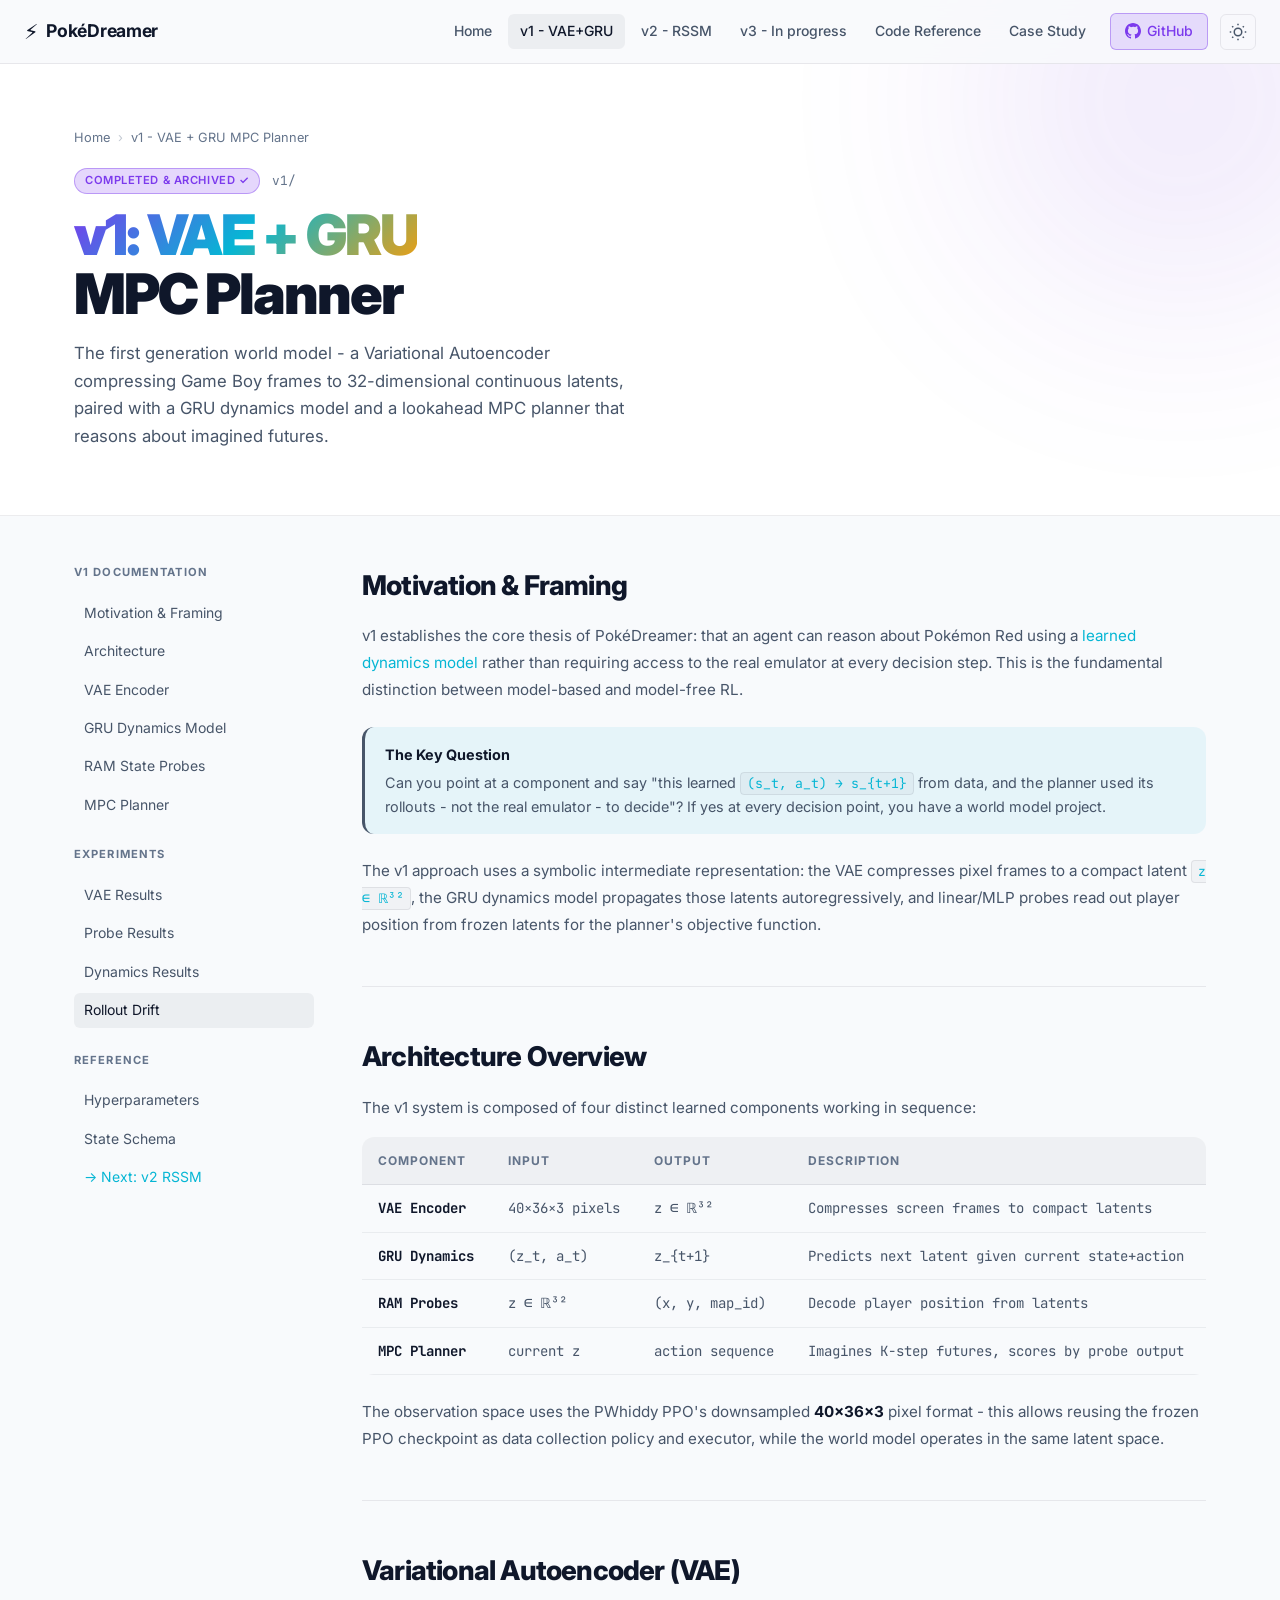
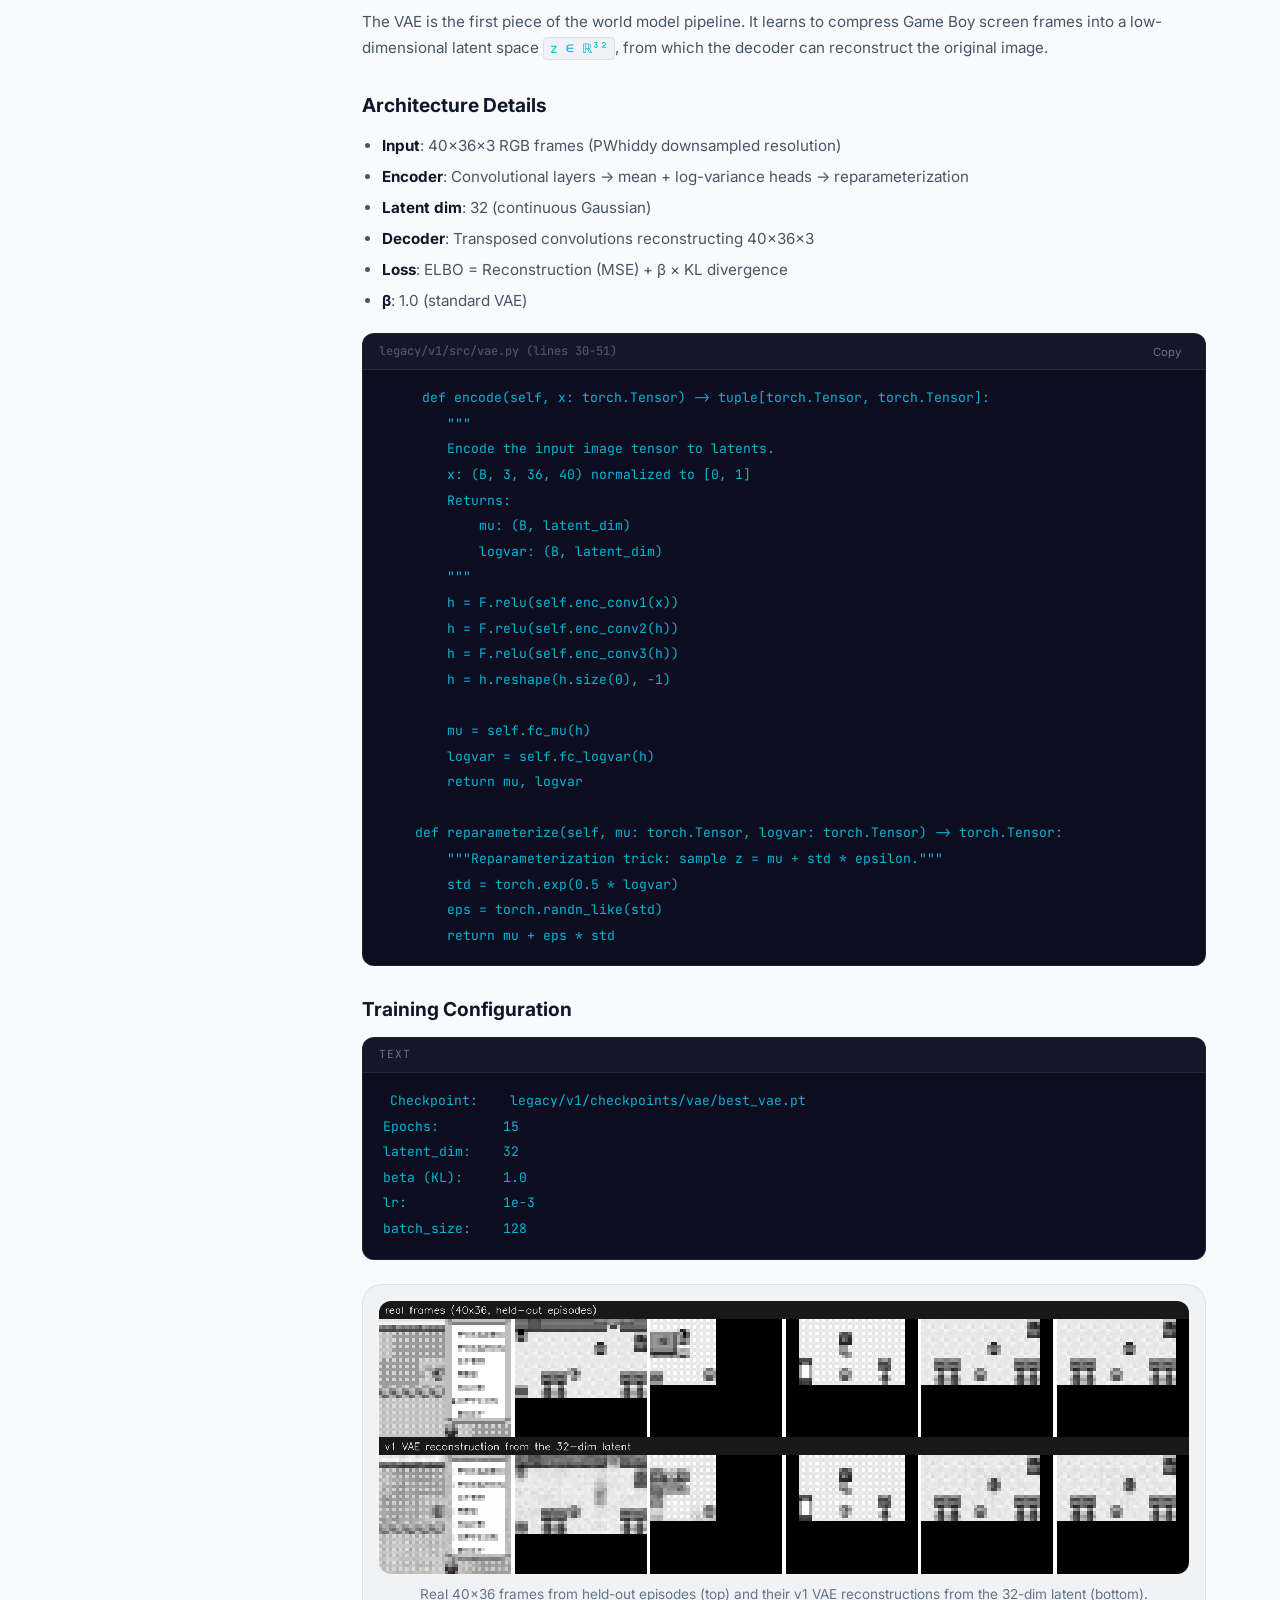
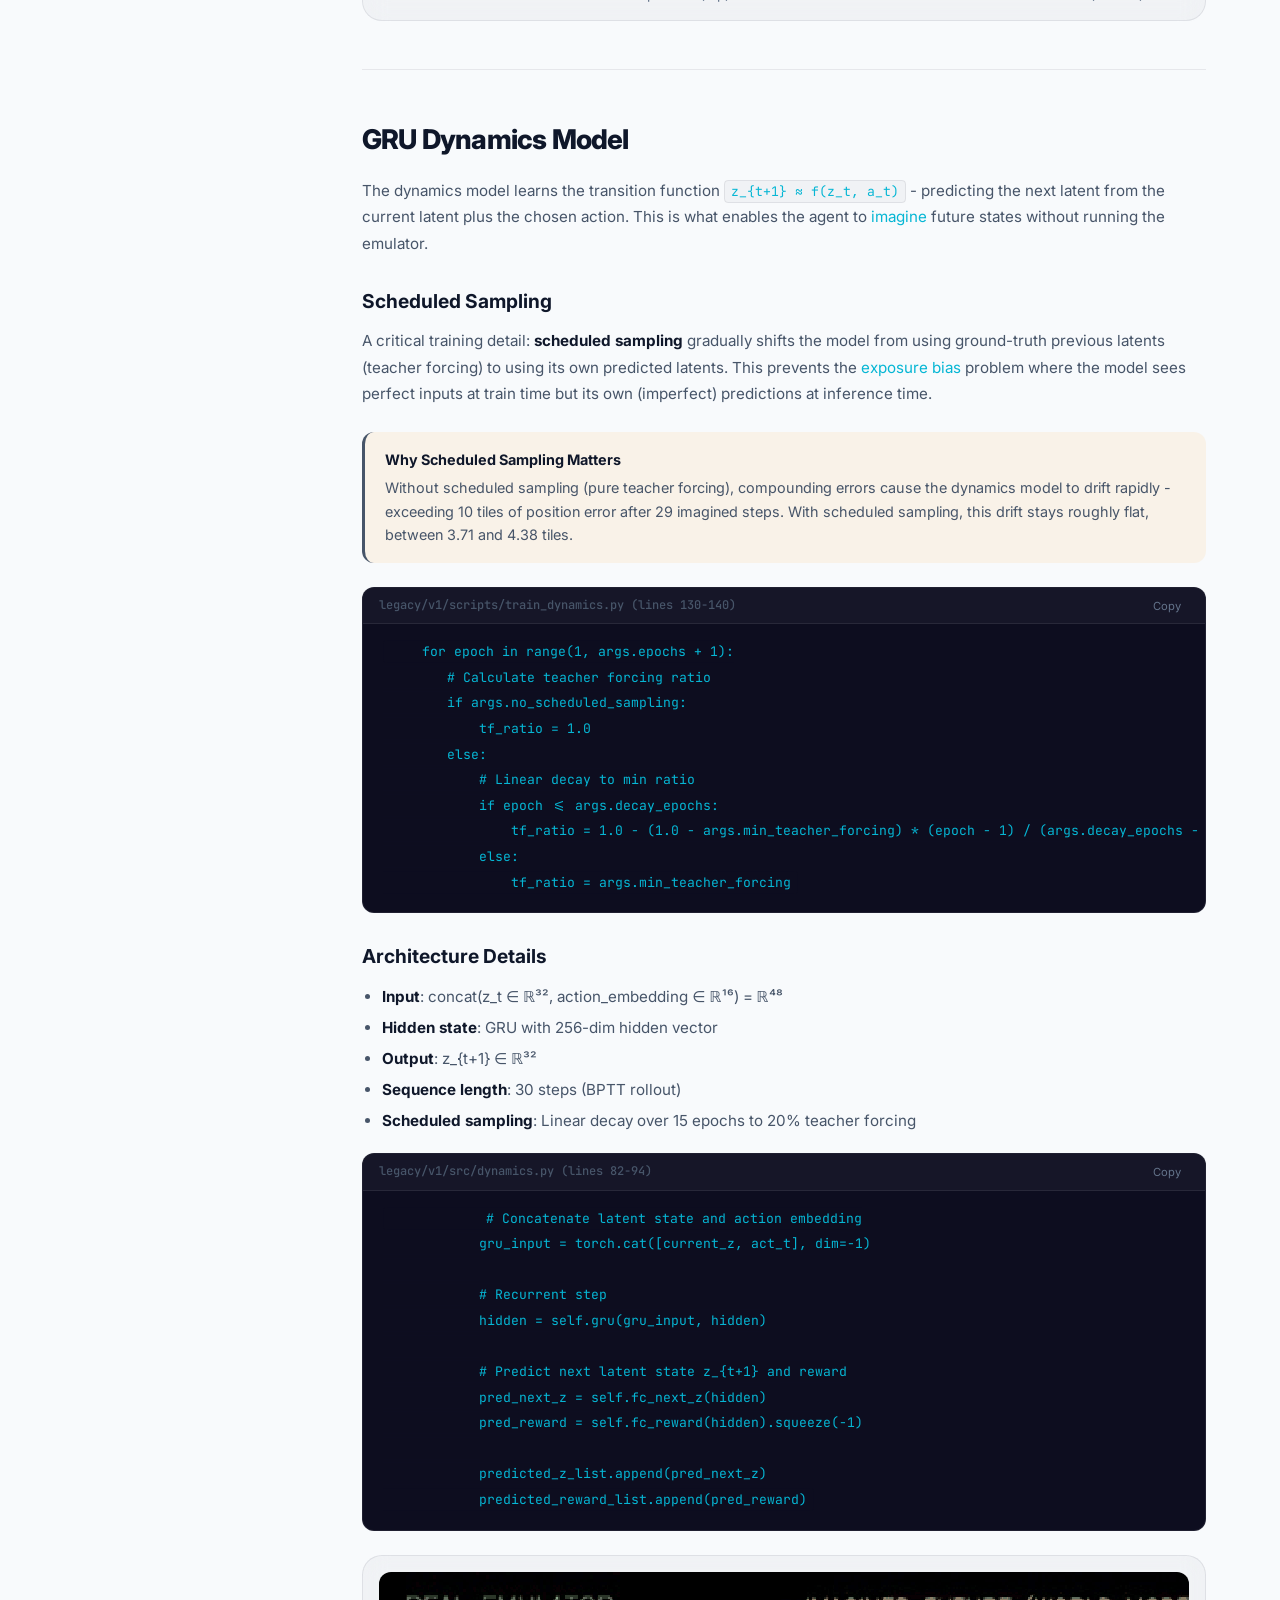
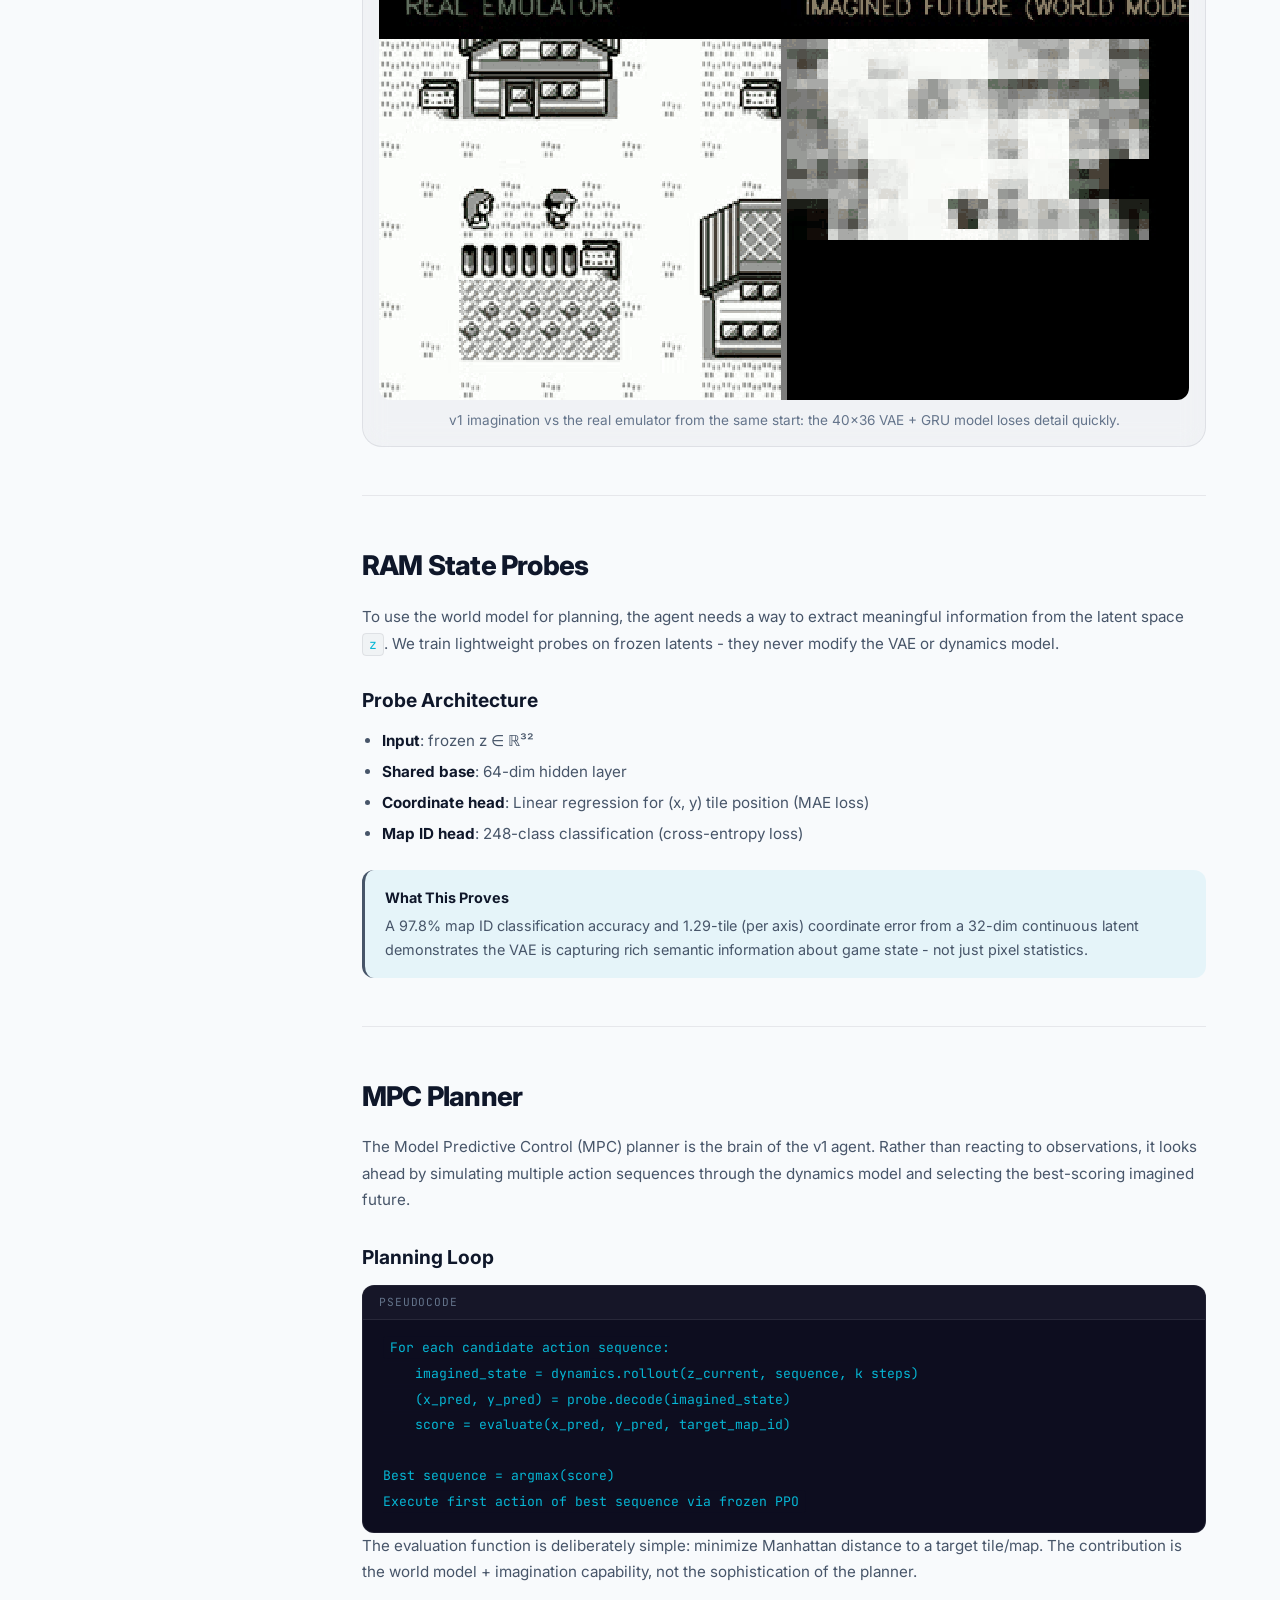
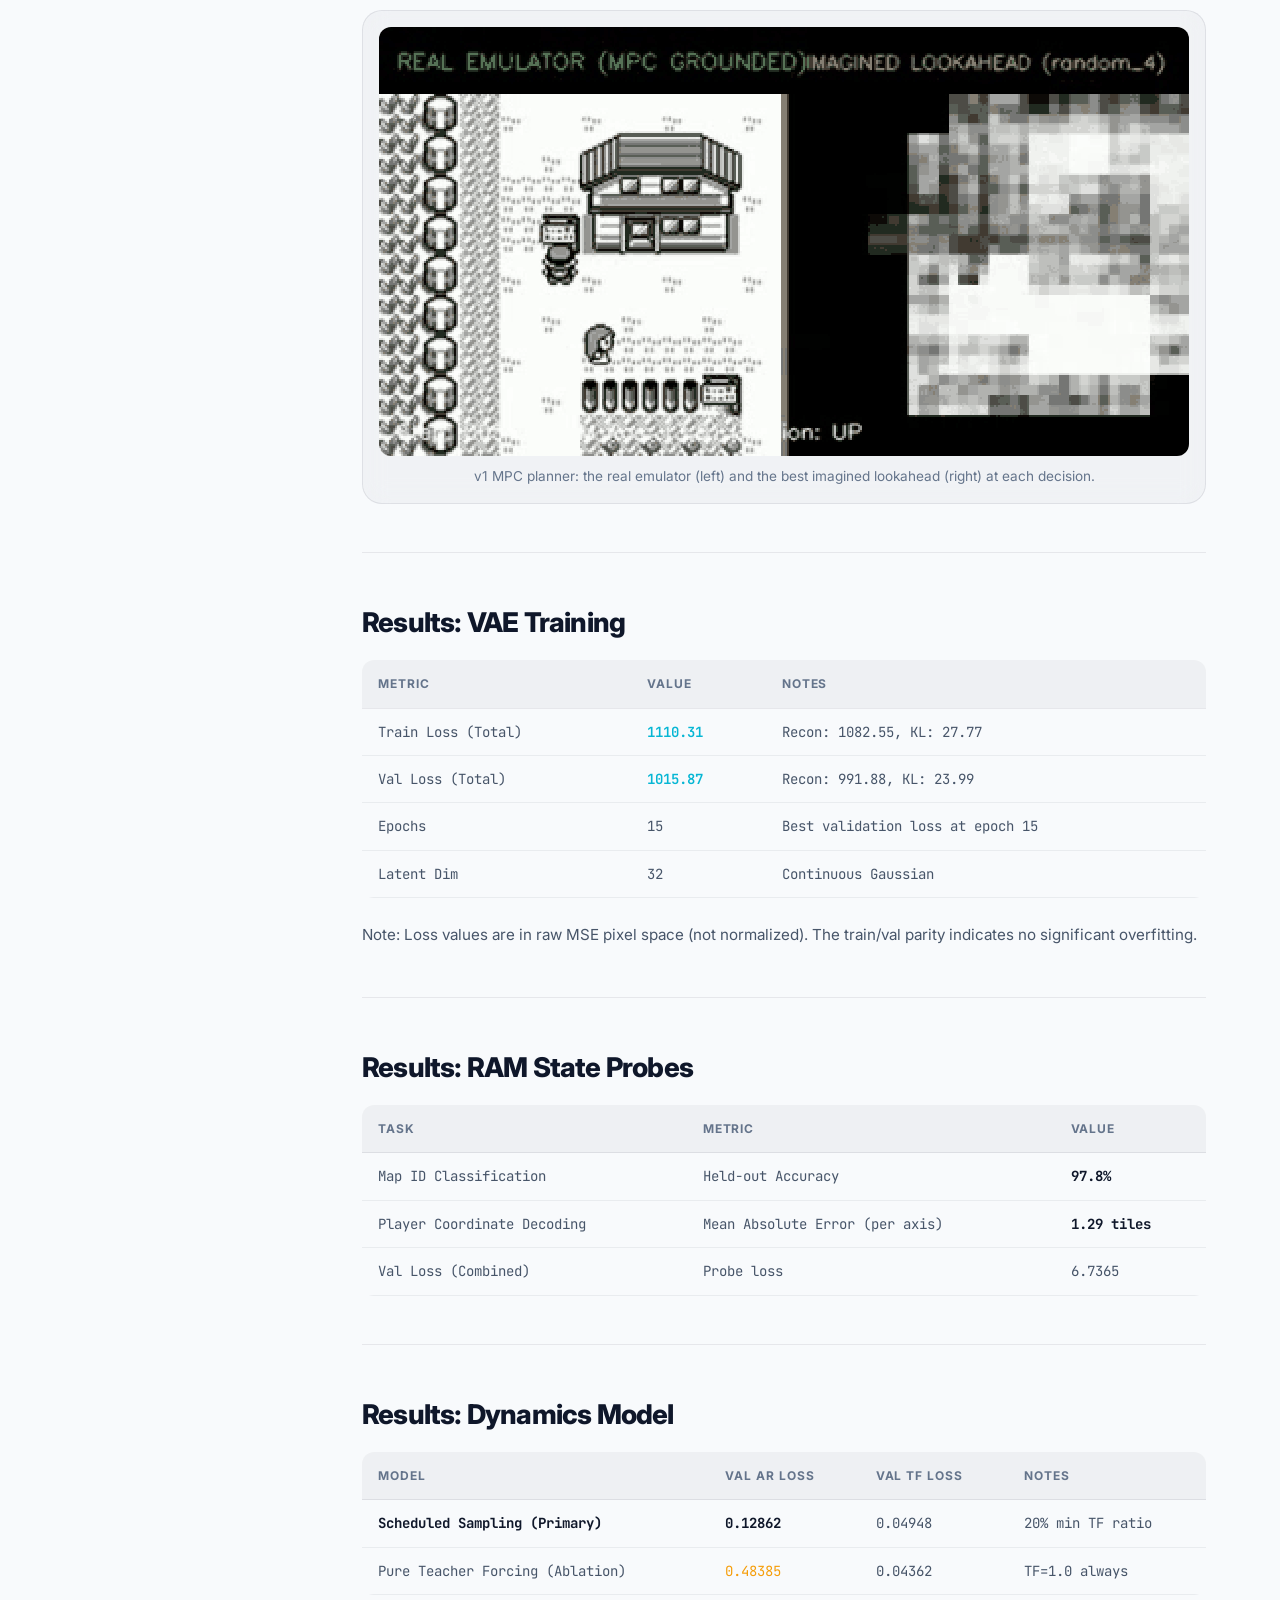
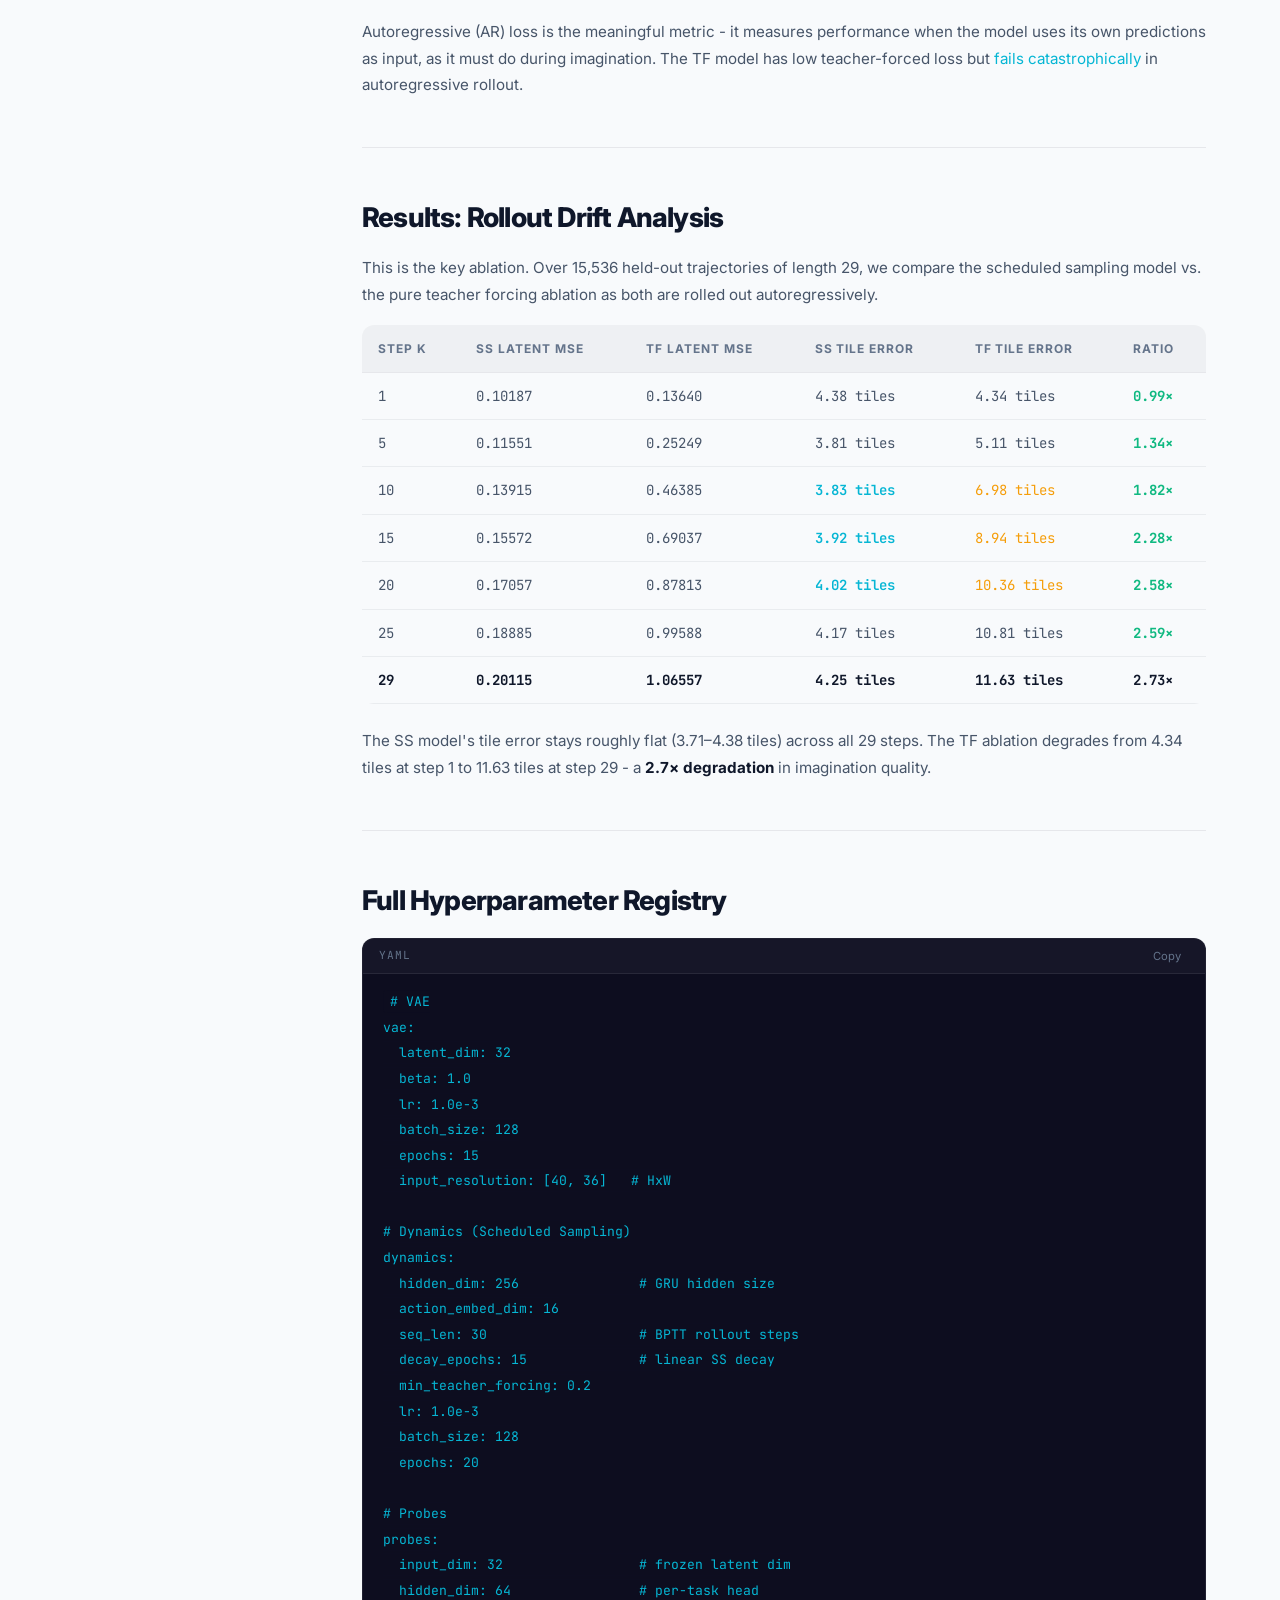
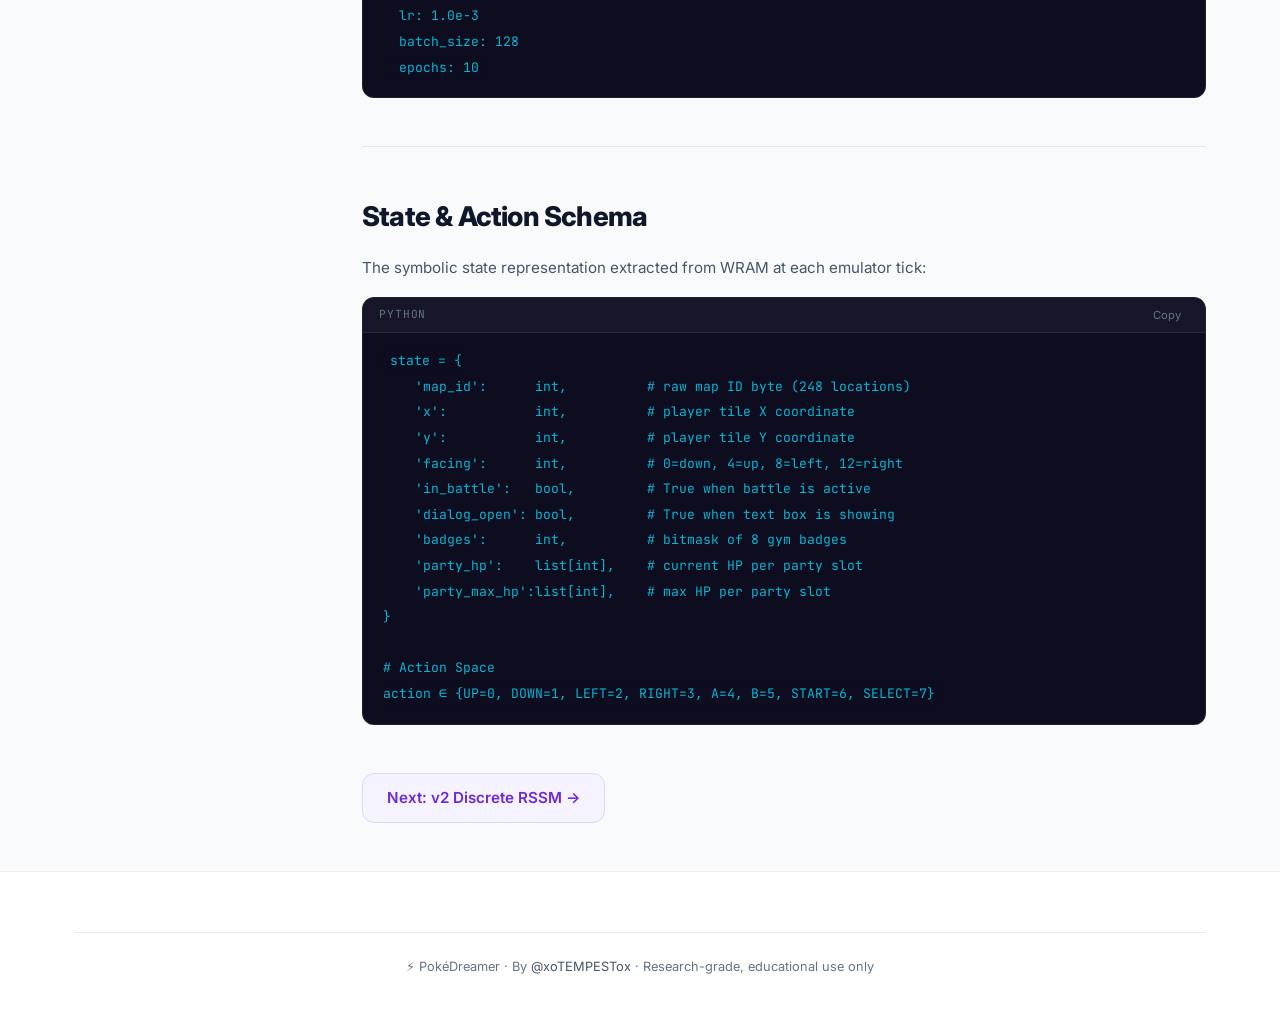
<file: docs/v1.html>
<!DOCTYPE html>
<html lang="en">
<head>
  <meta charset="UTF-8" />
  <meta name="viewport" content="width=device-width, initial-scale=1.0" />
  <title>PokéDreamer v1 - VAE + GRU MPC Planner</title>
  <link rel="icon" href="assets/favicon.svg" type="image/svg+xml">
  <link rel="icon" href="assets/favicon-32.png" sizes="32x32" type="image/png">
  <link rel="apple-touch-icon" href="assets/apple-touch-icon.png">
  <meta name="description" content="PokéDreamer v1: VAE + GRU dynamics model with MPC lookahead planner for Pokémon Red. Full technical documentation with architecture details and experimental results." />
  <link rel="preconnect" href="https://fonts.googleapis.com" />
  <link rel="preconnect" href="https://fonts.gstatic.com" crossorigin />
  <link href="https://fonts.googleapis.com/css2?family=Inter:wght@300;400;500;600;700;800;900&family=JetBrains+Mono:wght@400;500;600&display=swap" rel="stylesheet" />
  <link rel="stylesheet" href="assets/style.css?v=1.4" />
  <script>
    (function() {
      const theme = localStorage.getItem('theme') || 'light';
      document.documentElement.setAttribute('data-theme', theme);
    })();
  </script>
</head>
<body>
  <!-- Navigation -->
  <nav id="navbar" class="navbar">
    <div class="nav-container">
      <a href="index.html" class="nav-brand">
        <span class="nav-logo">⚡</span>
        <span>PokéDreamer</span>
      </a>
      <ul class="nav-links" id="navLinks">
        <li><a href="index.html" class="nav-link">Home</a></li>
        <li><a href="v1.html" class="nav-link active">v1 - VAE+GRU</a></li>
        <li><a href="v2.html" class="nav-link">v2 - RSSM</a></li>
        <li><a href="v3.html" class="nav-link">v3 - In progress</a></li>
        <li><a href="api.html" class="nav-link">Code Reference</a></li>
        <li><a href="https://priyanshusah.com/projects/pokedreamer-rl" target="_blank" class="nav-link">Case Study</a></li>
        <li><a href="https://github.com/xoTEMPESTox/PokeDreamer" target="_blank" class="nav-link nav-cta">
          <svg width="16" height="16" viewBox="0 0 24 24" fill="currentColor"><path d="M12 0C5.374 0 0 5.373 0 12c0 5.302 3.438 9.8 8.207 11.387.599.111.793-.261.793-.577v-2.234c-3.338.726-4.033-1.416-4.033-1.416-.546-1.387-1.333-1.756-1.333-1.756-1.089-.745.083-.729.083-.729 1.205.084 1.839 1.237 1.839 1.237 1.07 1.834 2.807 1.304 3.492.997.107-.775.418-1.305.762-1.604-2.665-.305-5.467-1.334-5.467-5.931 0-1.311.469-2.381 1.236-3.221-.124-.303-.535-1.524.117-3.176 0 0 1.008-.322 3.301 1.23A11.509 11.509 0 0 1 12 5.803c1.02.005 2.047.138 3.006.404 2.291-1.552 3.297-1.23 3.297-1.23.653 1.653.242 2.874.118 3.176.77.84 1.235 1.911 1.235 3.221 0 4.609-2.807 5.624-5.479 5.921.43.372.823 1.102.823 2.222v3.293c0 .319.192.694.801.576C20.566 21.797 24 17.3 24 12c0-6.627-5.373-12-12-12z"/></svg>
          GitHub
        </a></li>
      </ul>
      <button id="themeToggle" class="theme-toggle" aria-label="Toggle Theme">
        <svg class="sun-icon" viewBox="0 0 24 24" fill="none" stroke="currentColor" stroke-width="2"><circle cx="12" cy="12" r="5"></circle><line x1="12" y1="1" x2="12" y2="3"></line><line x1="12" y1="21" x2="12" y2="23"></line><line x1="4.22" y1="4.22" x2="5.64" y2="5.64"></line><line x1="18.36" y1="18.36" x2="19.78" y2="19.78"></line><line x1="1" y1="12" x2="3" y2="12"></line><line x1="21" y1="12" x2="23" y2="12"></line><line x1="4.22" y1="19.78" x2="5.64" y2="18.36"></line><line x1="18.36" y1="5.64" x2="19.78" y2="4.22"></line></svg>
        <svg class="moon-icon" viewBox="0 0 24 24" fill="none" stroke="currentColor" stroke-width="2"><path d="M21 12.79A9 9 0 1 1 11.21 3 7 7 0 0 0 21 12.79z"></path></svg>
      </button>
      <button class="nav-toggle" id="navToggle" aria-label="Toggle navigation"><span></span><span></span><span></span></button>
    </div>
  </nav>

  <!-- Page Hero -->
  <div class="page-hero">
    <div class="container page-hero-content">
      <div class="breadcrumb">
        <a href="index.html">Home</a>
        <span class="breadcrumb-sep">›</span>
        <span>v1 - VAE + GRU MPC Planner</span>
      </div>
      <div style="display:flex; align-items:center; gap:12px; margin-bottom:12px;">
        <span class="version-badge v1-badge">Completed &amp; Archived ✓</span>
        <span style="font-size:0.8rem; color:var(--text-muted); font-family:var(--font-mono);">v1/</span>
      </div>
      <h1 class="page-title">
        <span class="gradient-text">v1: VAE + GRU</span><br>MPC Planner
      </h1>
      <p class="page-subtitle">
        The first generation world model - a Variational Autoencoder compressing Game Boy frames to 32-dimensional continuous latents, paired with a GRU dynamics model and a lookahead MPC planner that reasons about imagined futures.
      </p>
    </div>
  </div>

  <!-- Docs Layout -->
  <div class="docs-layout">
    <!-- Sidebar -->
    <aside class="docs-sidebar">
      <nav class="sidebar-nav">
        <div class="sidebar-title">v1 Documentation</div>
        <a href="#motivation" class="sidebar-link">Motivation &amp; Framing</a>
        <a href="#architecture" class="sidebar-link">Architecture</a>
        <a href="#vae" class="sidebar-link active">VAE Encoder</a>
        <a href="#dynamics" class="sidebar-link">GRU Dynamics Model</a>
        <a href="#probes" class="sidebar-link">RAM State Probes</a>
        <a href="#planner" class="sidebar-link">MPC Planner</a>
        <div class="sidebar-title">Experiments</div>
        <a href="#results-vae" class="sidebar-link">VAE Results</a>
        <a href="#results-probes" class="sidebar-link">Probe Results</a>
        <a href="#results-dynamics" class="sidebar-link">Dynamics Results</a>
        <a href="#results-drift" class="sidebar-link">Rollout Drift</a>
        <div class="sidebar-title">Reference</div>
        <a href="#hyperparams" class="sidebar-link">Hyperparameters</a>
        <a href="#state-schema" class="sidebar-link">State Schema</a>
        <a href="v2.html" class="sidebar-link" style="color:var(--accent-light);">→ Next: v2 RSSM</a>
      </nav>
    </aside>

    <!-- Content -->
    <main class="docs-content prose">
      <h2 id="motivation">Motivation &amp; Framing</h2>
      <p>
        v1 establishes the core thesis of PokéDreamer: that an agent can reason about Pokémon Red using a <em>learned dynamics model</em> rather than requiring access to the real emulator at every decision step. This is the fundamental distinction between model-based and model-free RL.
      </p>
      <div class="callout callout-info">
        <div class="callout-title">The Key Question</div>
        Can you point at a component and say "this learned <code>(s_t, a_t) → s_{t+1}</code> from data, and the planner used its rollouts - not the real emulator - to decide"? If yes at every decision point, you have a world model project.
      </div>
      <p>
        The v1 approach uses a symbolic intermediate representation: the VAE compresses pixel frames to a compact latent <code>z ∈ ℝ³²</code>, the GRU dynamics model propagates those latents autoregressively, and linear/MLP probes read out player position from frozen latents for the planner's objective function.
      </p>

      <h2 id="architecture">Architecture Overview</h2>
      <p>The v1 system is composed of four distinct learned components working in sequence:</p>
      <div class="table-wrapper">
        <table class="data-table">
          <thead>
            <tr><th>Component</th><th>Input</th><th>Output</th><th>Description</th></tr>
          </thead>
          <tbody>
            <tr><td><strong>VAE Encoder</strong></td><td>40×36×3 pixels</td><td>z ∈ ℝ³²</td><td>Compresses screen frames to compact latents</td></tr>
            <tr><td><strong>GRU Dynamics</strong></td><td>(z_t, a_t)</td><td>z_{t+1}</td><td>Predicts next latent given current state+action</td></tr>
            <tr><td><strong>RAM Probes</strong></td><td>z ∈ ℝ³²</td><td>(x, y, map_id)</td><td>Decode player position from latents</td></tr>
            <tr><td><strong>MPC Planner</strong></td><td>current z</td><td>action sequence</td><td>Imagines K-step futures, scores by probe output</td></tr>
          </tbody>
        </table>
      </div>
      <p>
        The observation space uses the PWhiddy PPO's downsampled <strong>40×36×3</strong> pixel format - this allows reusing the frozen PPO checkpoint as data collection policy and executor, while the world model operates in the same latent space.
      </p>

      <h2 id="vae">Variational Autoencoder (VAE)</h2>
      <p>
        The VAE is the first piece of the world model pipeline. It learns to compress Game Boy screen frames into a low-dimensional latent space <code>z ∈ ℝ³²</code>, from which the decoder can reconstruct the original image.
      </p>
      <h3>Architecture Details</h3>
      <ul>
        <li><strong>Input</strong>: 40×36×3 RGB frames (PWhiddy downsampled resolution)</li>
        <li><strong>Encoder</strong>: Convolutional layers → mean + log-variance heads → reparameterization</li>
        <li><strong>Latent dim</strong>: 32 (continuous Gaussian)</li>
        <li><strong>Decoder</strong>: Transposed convolutions reconstructing 40×36×3</li>
        <li><strong>Loss</strong>: ELBO = Reconstruction (MSE) + β × KL divergence</li>
        <li><strong>β</strong>: 1.0 (standard VAE)</li>
      </ul>

      <div class="code-block" style="margin: 20px 0;">
        <div class="code-header"><span class="code-title">legacy/v1/src/vae.py (lines 30-51)</span><button class="copy-btn" onclick="copyCode(this)">Copy</button></div>
        <pre><code>    def encode(self, x: torch.Tensor) -&gt; tuple[torch.Tensor, torch.Tensor]:
        """
        Encode the input image tensor to latents.
        x: (B, 3, 36, 40) normalized to [0, 1]
        Returns:
            mu: (B, latent_dim)
            logvar: (B, latent_dim)
        """
        h = F.relu(self.enc_conv1(x))
        h = F.relu(self.enc_conv2(h))
        h = F.relu(self.enc_conv3(h))
        h = h.reshape(h.size(0), -1)
        
        mu = self.fc_mu(h)
        logvar = self.fc_logvar(h)
        return mu, logvar

    def reparameterize(self, mu: torch.Tensor, logvar: torch.Tensor) -&gt; torch.Tensor:
        """Reparameterization trick: sample z = mu + std * epsilon."""
        std = torch.exp(0.5 * logvar)
        eps = torch.randn_like(std)
        return mu + eps * std</code></pre>
      </div>
      <h3>Training Configuration</h3>
      <div class="code-block">
        <div class="code-header"><span class="code-lang">text</span></div>
        <pre><code>Checkpoint:    legacy/v1/checkpoints/vae/best_vae.pt
Epochs:        15
latent_dim:    32
beta (KL):     1.0
lr:            1e-3
batch_size:    128</code></pre>
      </div>

      <figure class="glass-card">
        <img src="assets/v1/vae_reconstructions.png" alt="Real 40x36 frames from held-out episodes and their v1 VAE reconstructions from the 32-dim latent" class="img-pixelated" loading="lazy" />
        <figcaption>
          Real 40x36 frames from held-out episodes (top) and their v1 VAE reconstructions from the 32-dim latent (bottom).
        </figcaption>
      </figure>

      <h2 id="dynamics">GRU Dynamics Model</h2>
      <p>
        The dynamics model learns the transition function <code>z_{t+1} ≈ f(z_t, a_t)</code> - predicting the next latent from the current latent plus the chosen action. This is what enables the agent to <em>imagine</em> future states without running the emulator.
      </p>
      <h3>Scheduled Sampling</h3>
      <p>
        A critical training detail: <strong>scheduled sampling</strong> gradually shifts the model from using ground-truth previous latents (teacher forcing) to using its own predicted latents. This prevents the <em>exposure bias</em> problem where the model sees perfect inputs at train time but its own (imperfect) predictions at inference time.
      </p>
      <div class="callout callout-warn">
        <div class="callout-title">Why Scheduled Sampling Matters</div>
        Without scheduled sampling (pure teacher forcing), compounding errors cause the dynamics model to drift rapidly - exceeding 10 tiles of position error after 29 imagined steps. With scheduled sampling, this drift stays roughly flat, between 3.71 and 4.38 tiles.
      </div>

      <div class="code-block" style="margin: 20px 0;">
        <div class="code-header"><span class="code-title">legacy/v1/scripts/train_dynamics.py (lines 130-140)</span><button class="copy-btn" onclick="copyCode(this)">Copy</button></div>
        <pre><code>    for epoch in range(1, args.epochs + 1):
        # Calculate teacher forcing ratio
        if args.no_scheduled_sampling:
            tf_ratio = 1.0
        else:
            # Linear decay to min ratio
            if epoch &lt;= args.decay_epochs:
                tf_ratio = 1.0 - (1.0 - args.min_teacher_forcing) * (epoch - 1) / (args.decay_epochs - 1 + 1e-8)
            else:
                tf_ratio = args.min_teacher_forcing</code></pre>
      </div>
      <h3>Architecture Details</h3>
      <ul>
        <li><strong>Input</strong>: concat(z_t ∈ ℝ³², action_embedding ∈ ℝ¹⁶) = ℝ⁴⁸</li>
        <li><strong>Hidden state</strong>: GRU with 256-dim hidden vector</li>
        <li><strong>Output</strong>: z_{t+1} ∈ ℝ³²</li>
        <li><strong>Sequence length</strong>: 30 steps (BPTT rollout)</li>
        <li><strong>Scheduled sampling</strong>: Linear decay over 15 epochs to 20% teacher forcing</li>
      </ul>

      <div class="code-block" style="margin: 20px 0;">
        <div class="code-header"><span class="code-title">legacy/v1/src/dynamics.py (lines 82-94)</span><button class="copy-btn" onclick="copyCode(this)">Copy</button></div>
        <pre><code>            # Concatenate latent state and action embedding
            gru_input = torch.cat([current_z, act_t], dim=-1)
            
            # Recurrent step
            hidden = self.gru(gru_input, hidden)
            
            # Predict next latent state z_{t+1} and reward
            pred_next_z = self.fc_next_z(hidden)
            pred_reward = self.fc_reward(hidden).squeeze(-1)
            
            predicted_z_list.append(pred_next_z)
            predicted_reward_list.append(pred_reward)</code></pre>
      </div>

      <figure class="glass-card">
        <img src="assets/v1/imagination_vs_real.gif" alt="v1 imagination vs the real emulator from the same start" class="img-pixelated" loading="lazy" />
        <figcaption>
          v1 imagination vs the real emulator from the same start: the 40x36 VAE + GRU model loses detail quickly.
        </figcaption>
      </figure>

      <h2 id="probes">RAM State Probes</h2>
      <p>
        To use the world model for planning, the agent needs a way to extract meaningful information from the latent space <code>z</code>. We train lightweight probes on frozen latents - they never modify the VAE or dynamics model.
      </p>
      <h3>Probe Architecture</h3>
      <ul>
        <li><strong>Input</strong>: frozen z ∈ ℝ³²</li>
        <li><strong>Shared base</strong>: 64-dim hidden layer</li>
        <li><strong>Coordinate head</strong>: Linear regression for (x, y) tile position (MAE loss)</li>
        <li><strong>Map ID head</strong>: 248-class classification (cross-entropy loss)</li>
      </ul>
      <div class="callout callout-info">
        <div class="callout-title">What This Proves</div>
        A 97.8% map ID classification accuracy and 1.29-tile (per axis) coordinate error from a 32-dim continuous latent demonstrates the VAE is capturing rich semantic information about game state - not just pixel statistics.
      </div>

      <h2 id="planner">MPC Planner</h2>
      <p>
        The Model Predictive Control (MPC) planner is the brain of the v1 agent. Rather than reacting to observations, it looks ahead by simulating multiple action sequences through the dynamics model and selecting the best-scoring imagined future.
      </p>
      <h3>Planning Loop</h3>
      <div class="code-block">
        <div class="code-header"><span class="code-lang">pseudocode</span></div>
        <pre><code>For each candidate action sequence:
    imagined_state = dynamics.rollout(z_current, sequence, k steps)
    (x_pred, y_pred) = probe.decode(imagined_state)
    score = evaluate(x_pred, y_pred, target_map_id)

Best sequence = argmax(score)
Execute first action of best sequence via frozen PPO</code></pre>
      </div>
      <p>
        The evaluation function is deliberately simple: minimize Manhattan distance to a target tile/map. The contribution is the world model + imagination capability, not the sophistication of the planner.
      </p>

      <figure class="glass-card">
        <img src="assets/v1/planner_navigation.gif" alt="v1 MPC planner: real emulator and best imagined lookahead" class="img-pixelated" loading="lazy" />
        <figcaption>
          v1 MPC planner: the real emulator (left) and the best imagined lookahead (right) at each decision.
        </figcaption>
      </figure>

      <h2 id="results-vae">Results: VAE Training</h2>
      <div class="table-wrapper">
        <table class="data-table">
          <thead>
            <tr><th>Metric</th><th>Value</th><th>Notes</th></tr>
          </thead>
          <tbody>
            <tr><td>Train Loss (Total)</td><td class="highlight-cell">1110.31</td><td>Recon: 1082.55, KL: 27.77</td></tr>
            <tr><td>Val Loss (Total)</td><td class="highlight-cell">1015.87</td><td>Recon: 991.88, KL: 23.99</td></tr>
            <tr><td>Epochs</td><td>15</td><td>Best validation loss at epoch 15</td></tr>
            <tr><td>Latent Dim</td><td>32</td><td>Continuous Gaussian</td></tr>
          </tbody>
        </table>
      </div>
      <p>Note: Loss values are in raw MSE pixel space (not normalized). The train/val parity indicates no significant overfitting.</p>

      <h2 id="results-probes">Results: RAM State Probes</h2>
      <div class="table-wrapper">
        <table class="data-table">
          <thead>
            <tr><th>Task</th><th>Metric</th><th>Value</th></tr>
          </thead>
          <tbody>
            <tr><td>Map ID Classification</td><td>Held-out Accuracy</td><td class="highlight-cell"><strong>97.8%</strong></td></tr>
            <tr><td>Player Coordinate Decoding</td><td>Mean Absolute Error (per axis)</td><td class="highlight-cell"><strong>1.29 tiles</strong></td></tr>
            <tr><td>Val Loss (Combined)</td><td>Probe loss</td><td>6.7365</td></tr>
          </tbody>
        </table>
      </div>

      <h2 id="results-dynamics">Results: Dynamics Model</h2>
      <div class="table-wrapper">
        <table class="data-table">
          <thead>
            <tr><th>Model</th><th>Val AR Loss</th><th>Val TF Loss</th><th>Notes</th></tr>
          </thead>
          <tbody>
            <tr><td><strong>Scheduled Sampling (Primary)</strong></td><td class="highlight-cell"><strong>0.12862</strong></td><td>0.04948</td><td>20% min TF ratio</td></tr>
            <tr><td>Pure Teacher Forcing (Ablation)</td><td class="warn-cell">0.48385</td><td>0.04362</td><td>TF=1.0 always</td></tr>
          </tbody>
        </table>
      </div>
      <p>
        Autoregressive (AR) loss is the meaningful metric - it measures performance when the model uses its own predictions as input, as it must do during imagination. The TF model has low teacher-forced loss but <em>fails catastrophically</em> in autoregressive rollout.
      </p>

      <h2 id="results-drift">Results: Rollout Drift Analysis</h2>
      <p>
        This is the key ablation. Over 15,536 held-out trajectories of length 29, we compare the scheduled sampling model vs. the pure teacher forcing ablation as both are rolled out autoregressively.
      </p>
      <div class="table-wrapper">
        <table class="data-table">
          <thead>
            <tr><th>Step k</th><th>SS Latent MSE</th><th>TF Latent MSE</th><th>SS Tile Error</th><th>TF Tile Error</th><th>Ratio</th></tr>
          </thead>
          <tbody>
            <tr><td>1</td><td>0.10187</td><td>0.13640</td><td>4.38 tiles</td><td>4.34 tiles</td><td class="improvement">0.99×</td></tr>
            <tr><td>5</td><td>0.11551</td><td>0.25249</td><td>3.81 tiles</td><td>5.11 tiles</td><td class="improvement">1.34×</td></tr>
            <tr><td>10</td><td>0.13915</td><td>0.46385</td><td class="highlight-cell">3.83 tiles</td><td class="warn-cell">6.98 tiles</td><td class="improvement">1.82×</td></tr>
            <tr><td>15</td><td>0.15572</td><td>0.69037</td><td class="highlight-cell">3.92 tiles</td><td class="warn-cell">8.94 tiles</td><td class="improvement">2.28×</td></tr>
            <tr><td>20</td><td>0.17057</td><td>0.87813</td><td class="highlight-cell">4.02 tiles</td><td class="warn-cell">10.36 tiles</td><td class="improvement">2.58×</td></tr>
            <tr><td>25</td><td>0.18885</td><td>0.99588</td><td>4.17 tiles</td><td>10.81 tiles</td><td class="improvement">2.59×</td></tr>
            <tr><td><strong>29</strong></td><td><strong>0.20115</strong></td><td><strong>1.06557</strong></td><td class="highlight-cell"><strong>4.25 tiles</strong></td><td class="warn-cell"><strong>11.63 tiles</strong></td><td class="improvement best-improvement"><strong>2.73×</strong></td></tr>
          </tbody>
        </table>
      </div>
      <p>
        The SS model's tile error stays roughly flat (3.71–4.38 tiles) across all 29 steps. The TF ablation degrades from 4.34 tiles at step 1 to 11.63 tiles at step 29 - a <strong>2.7× degradation</strong> in imagination quality.
      </p>

      <h2 id="hyperparams">Full Hyperparameter Registry</h2>
      <div class="code-block">
        <div class="code-header"><span class="code-lang">yaml</span><button class="copy-btn" onclick="copyCode(this)">Copy</button></div>
        <pre><code># VAE
vae:
  latent_dim: 32
  beta: 1.0
  lr: 1.0e-3
  batch_size: 128
  epochs: 15
  input_resolution: [40, 36]   # HxW

# Dynamics (Scheduled Sampling)
dynamics:
  hidden_dim: 256               # GRU hidden size
  action_embed_dim: 16
  seq_len: 30                   # BPTT rollout steps
  decay_epochs: 15              # linear SS decay
  min_teacher_forcing: 0.2
  lr: 1.0e-3
  batch_size: 128
  epochs: 20

# Probes
probes:
  input_dim: 32                 # frozen latent dim
  hidden_dim: 64                # per-task head
  lr: 1.0e-3
  batch_size: 128
  epochs: 10</code></pre>
      </div>

      <h2 id="state-schema">State &amp; Action Schema</h2>
      <p>The symbolic state representation extracted from WRAM at each emulator tick:</p>
      <div class="code-block">
        <div class="code-header"><span class="code-lang">python</span><button class="copy-btn" onclick="copyCode(this)">Copy</button></div>
        <pre><code>state = {
    'map_id':      int,          # raw map ID byte (248 locations)
    'x':           int,          # player tile X coordinate
    'y':           int,          # player tile Y coordinate
    'facing':      int,          # 0=down, 4=up, 8=left, 12=right
    'in_battle':   bool,         # True when battle is active
    'dialog_open': bool,         # True when text box is showing
    'badges':      int,          # bitmask of 8 gym badges
    'party_hp':    list[int],    # current HP per party slot
    'party_max_hp':list[int],    # max HP per party slot
}

# Action Space
action ∈ {UP=0, DOWN=1, LEFT=2, RIGHT=3, A=4, B=5, START=6, SELECT=7}</code></pre>
      </div>

      <div style="margin-top:48px; display:flex; gap:16px; flex-wrap:wrap;">
        <a href="v2.html" class="btn btn-primary">Next: v2 Discrete RSSM →</a>
      </div>
    </main>
  </div>

  <!-- Footer -->
  <footer class="footer">
    <div class="container">
      <div class="footer-bottom">
        <p>⚡ PokéDreamer · By <a href="https://github.com/xoTEMPESTox" target="_blank">@xoTEMPESTox</a> · Research-grade, educational use only</p>
      </div>
    </div>
  </footer>

  <script src="assets/main.js"></script>
</body>
</html>
</file>
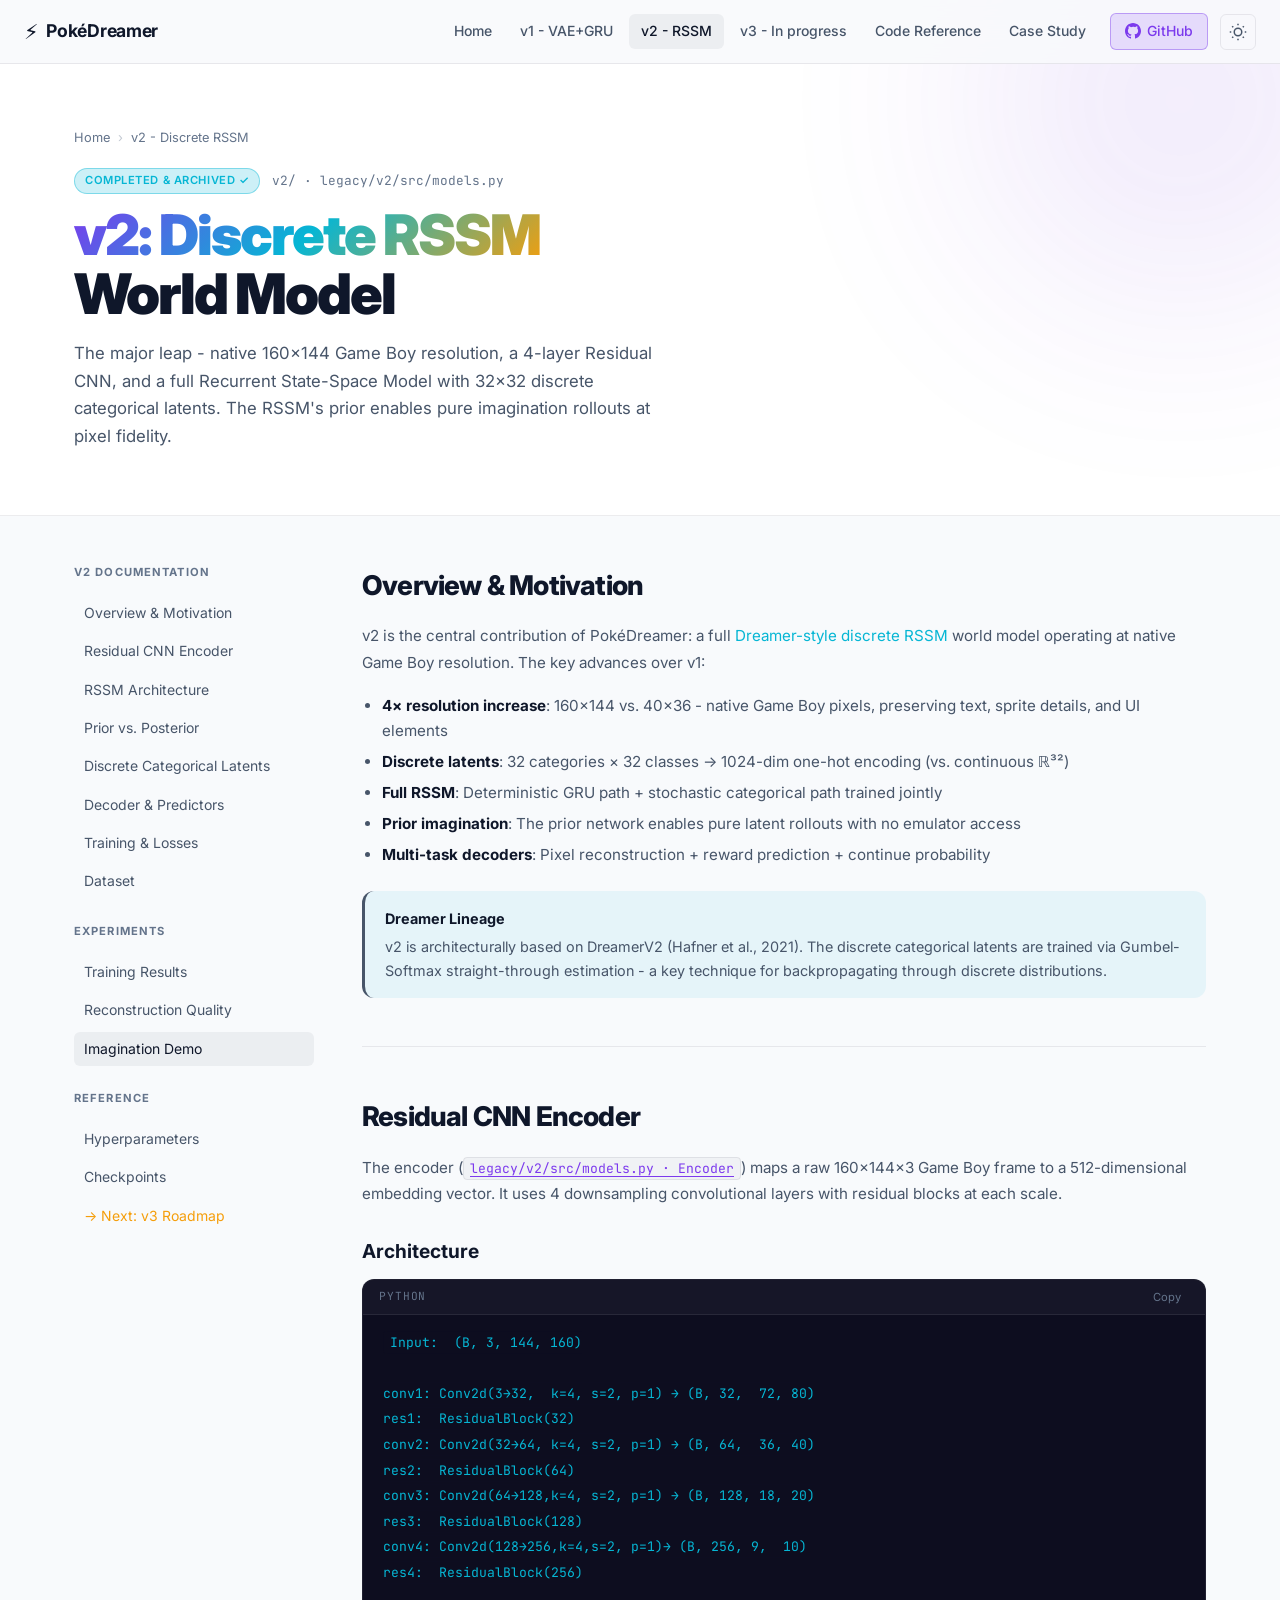
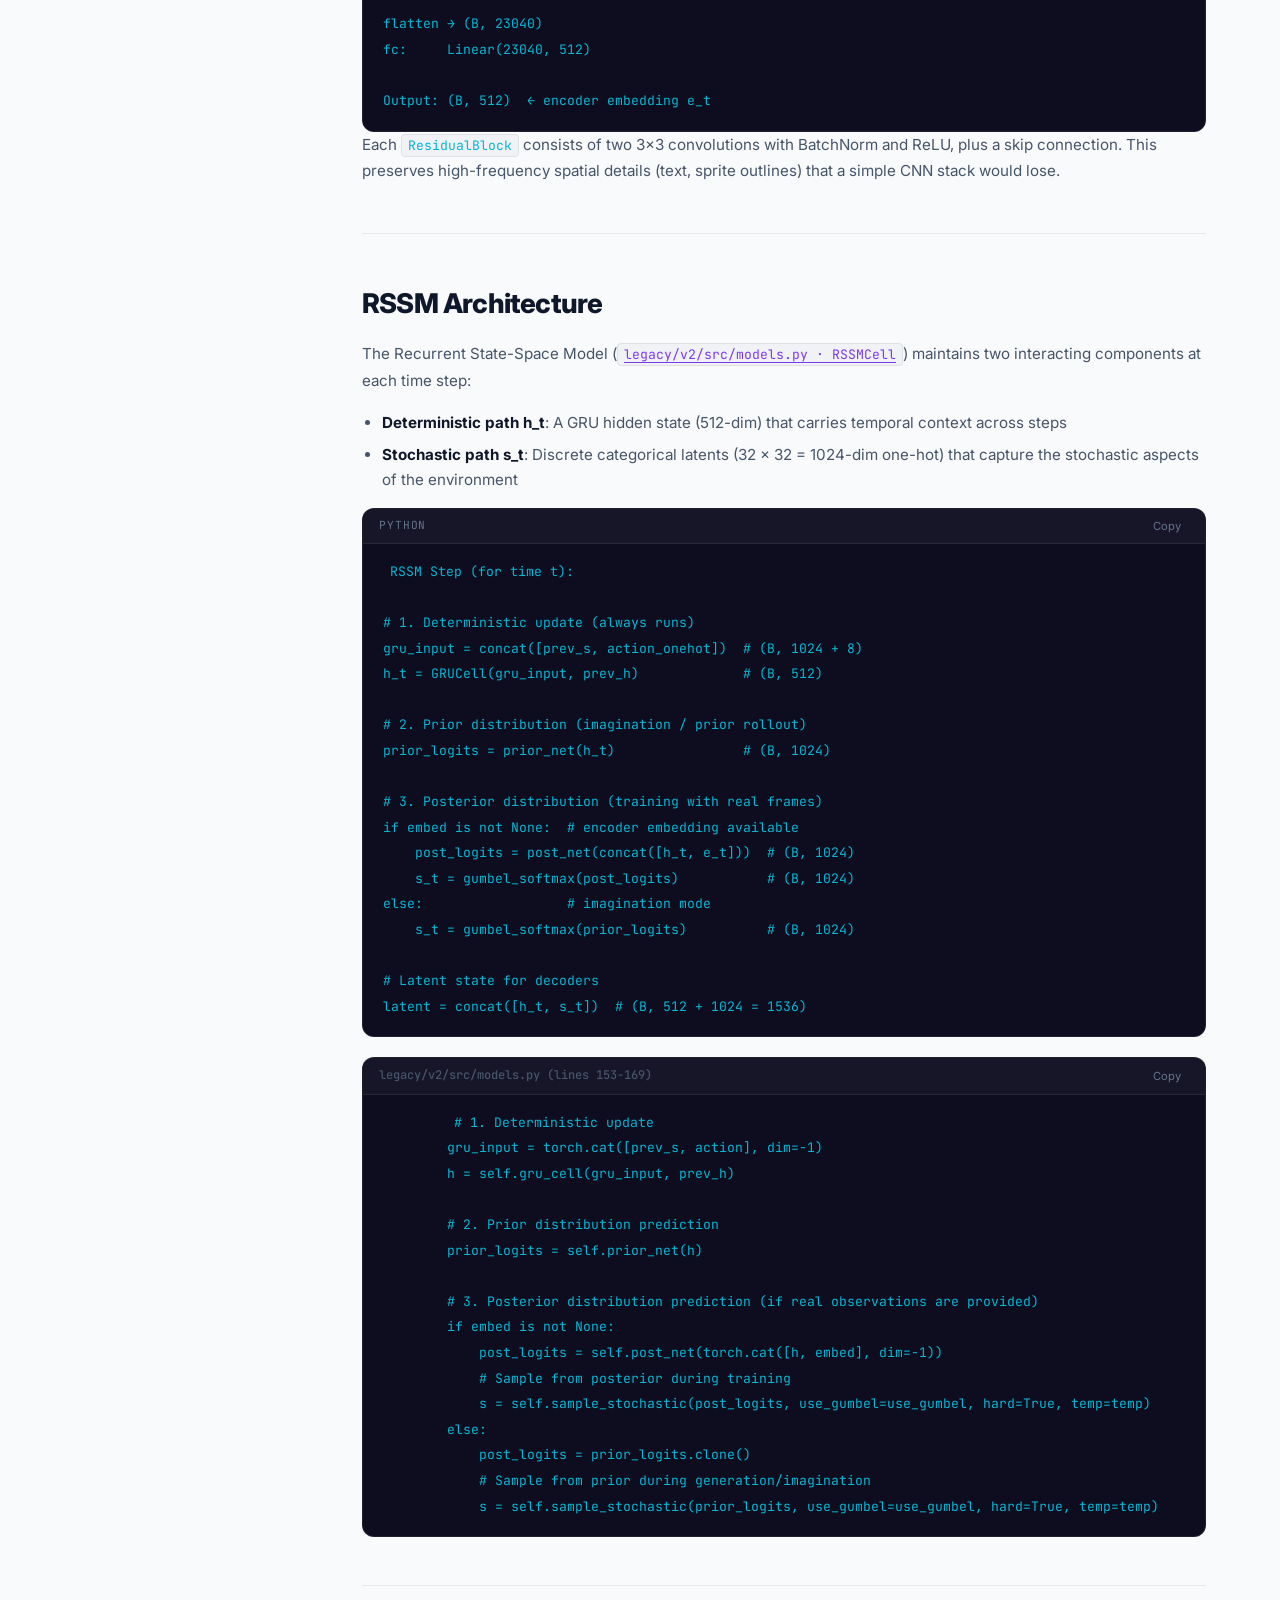
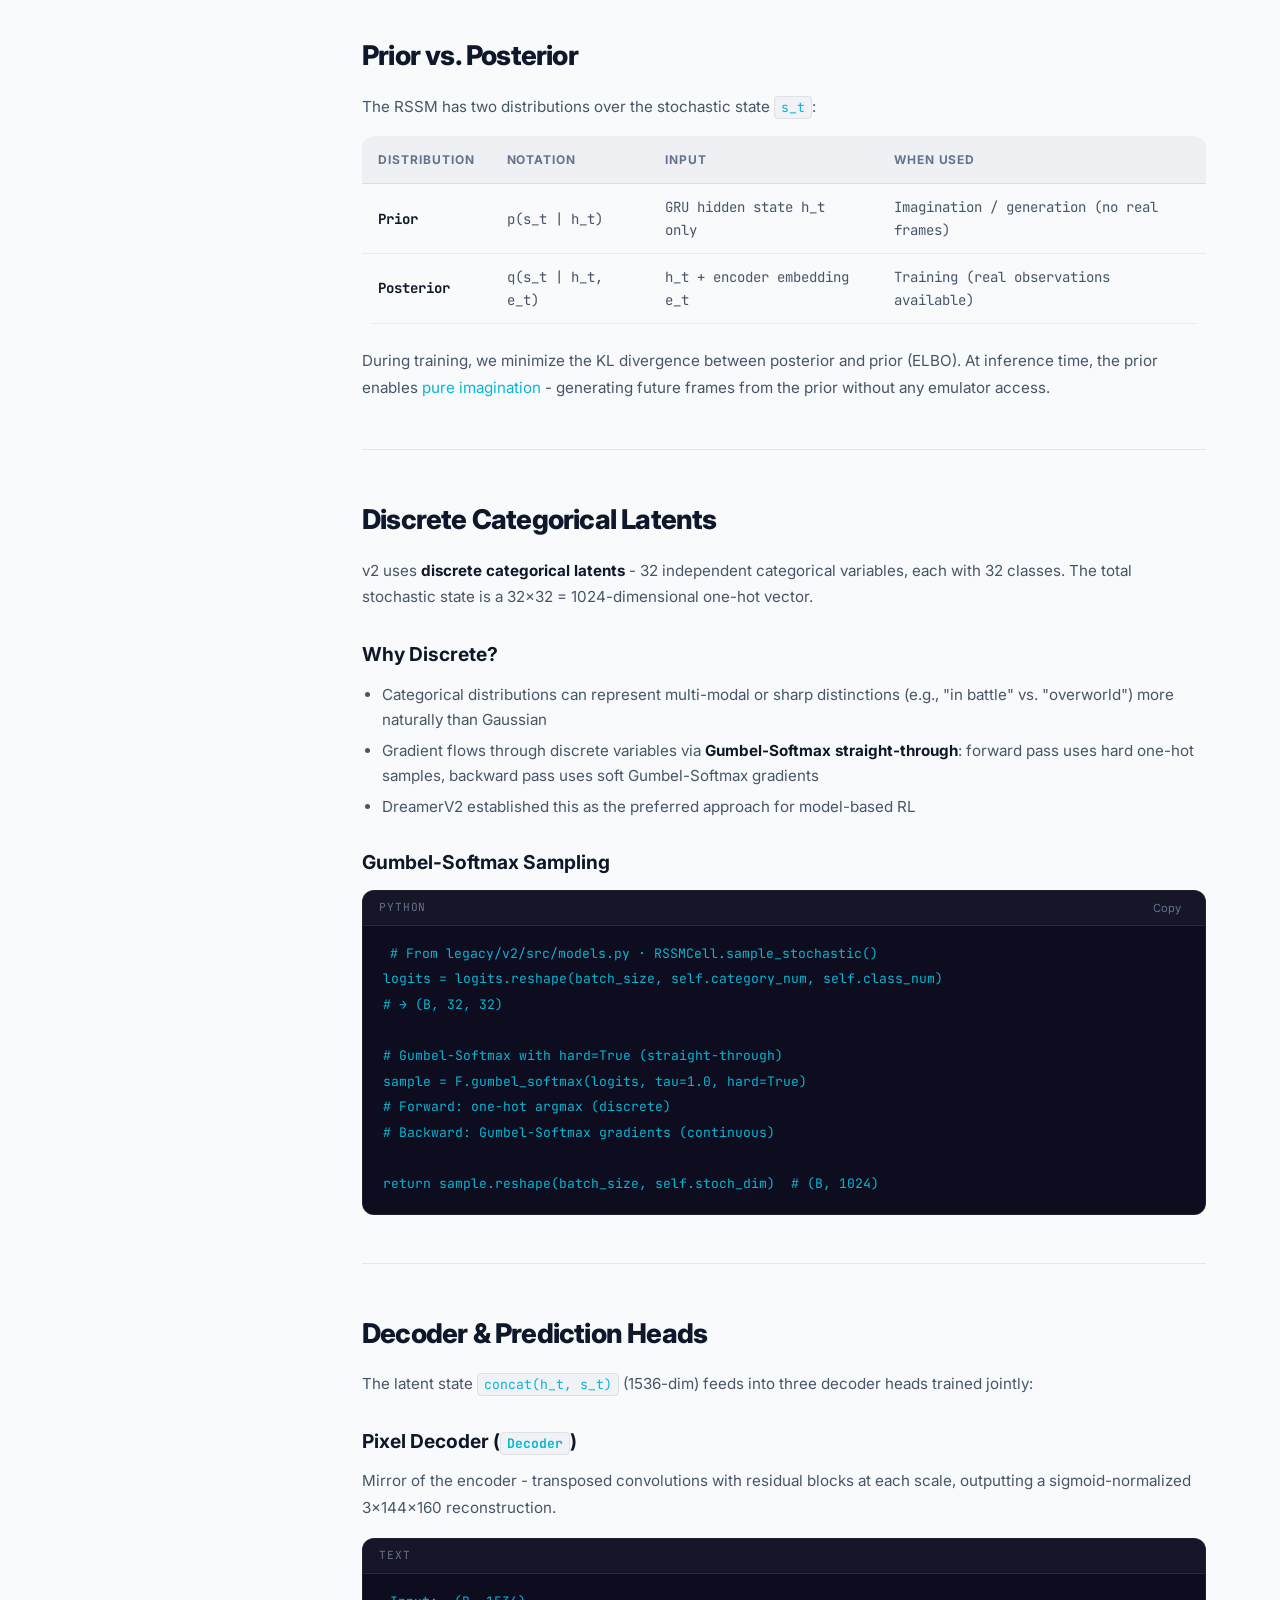
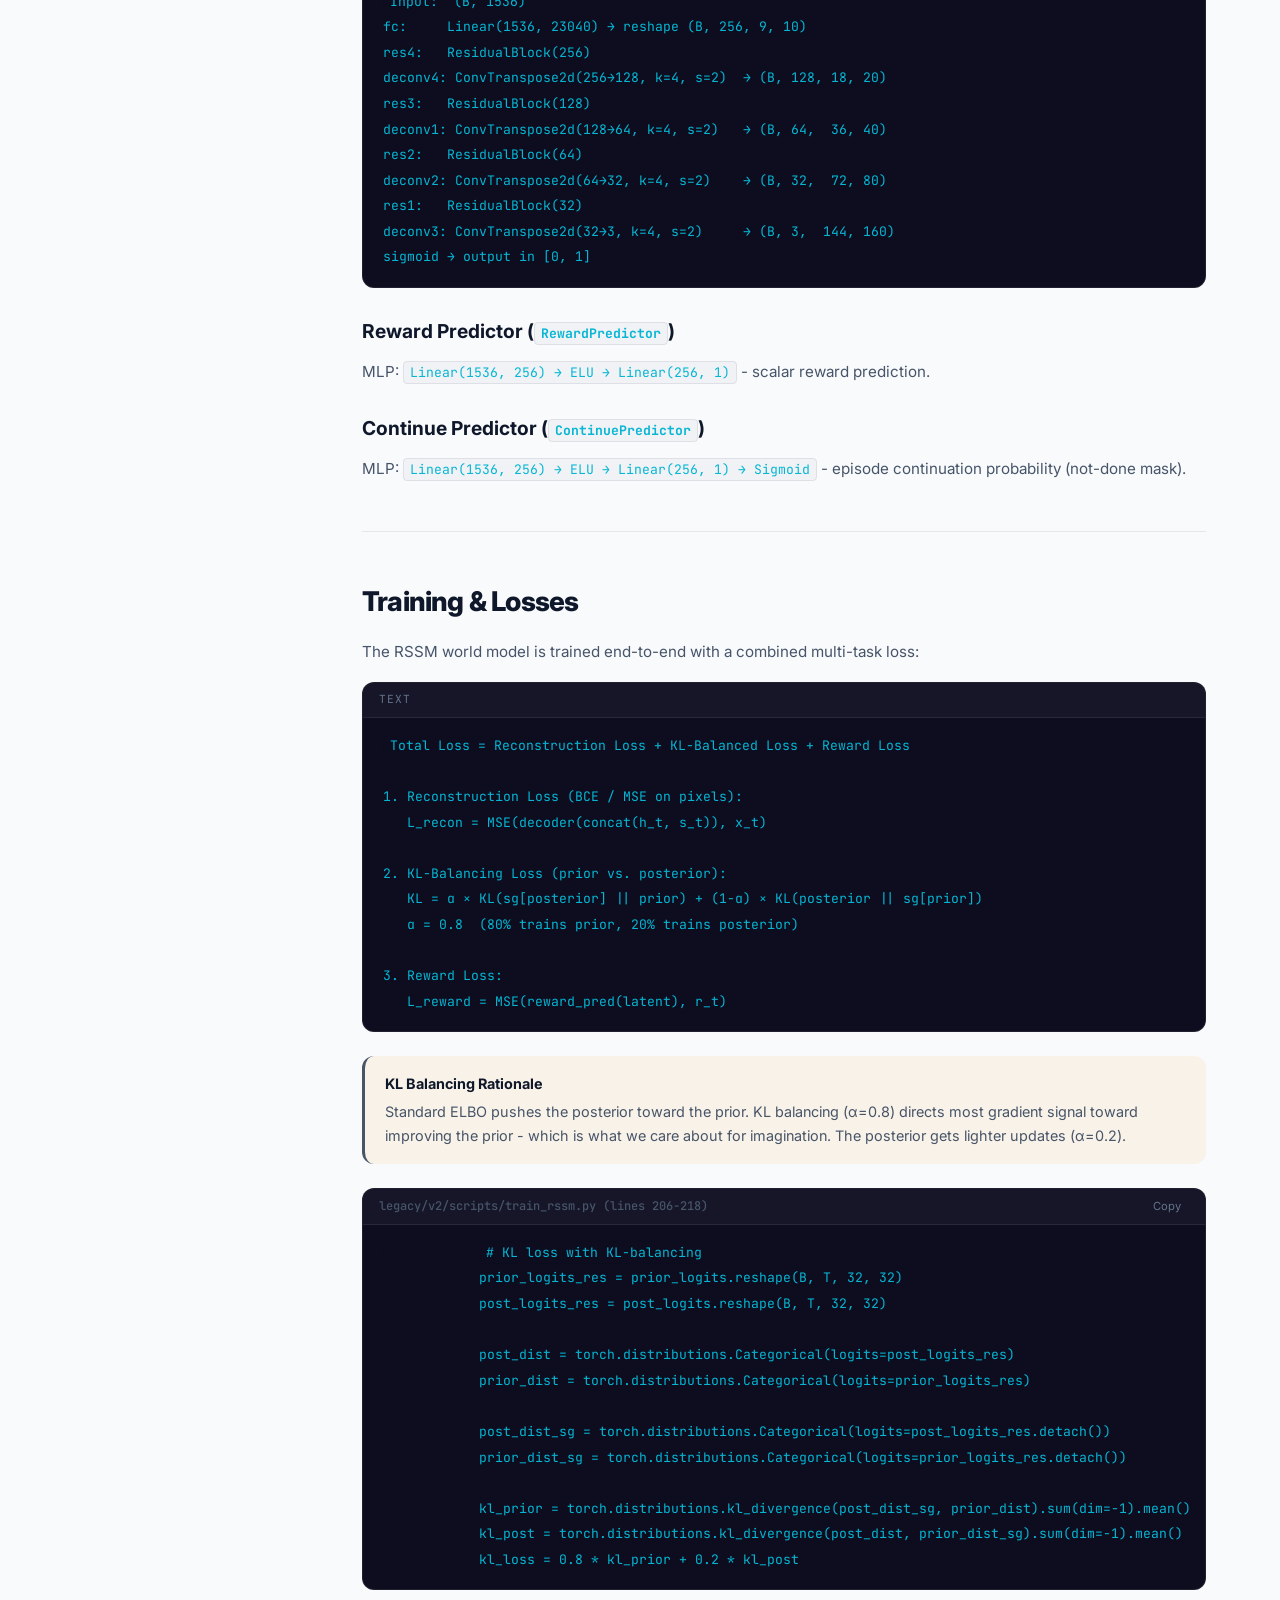
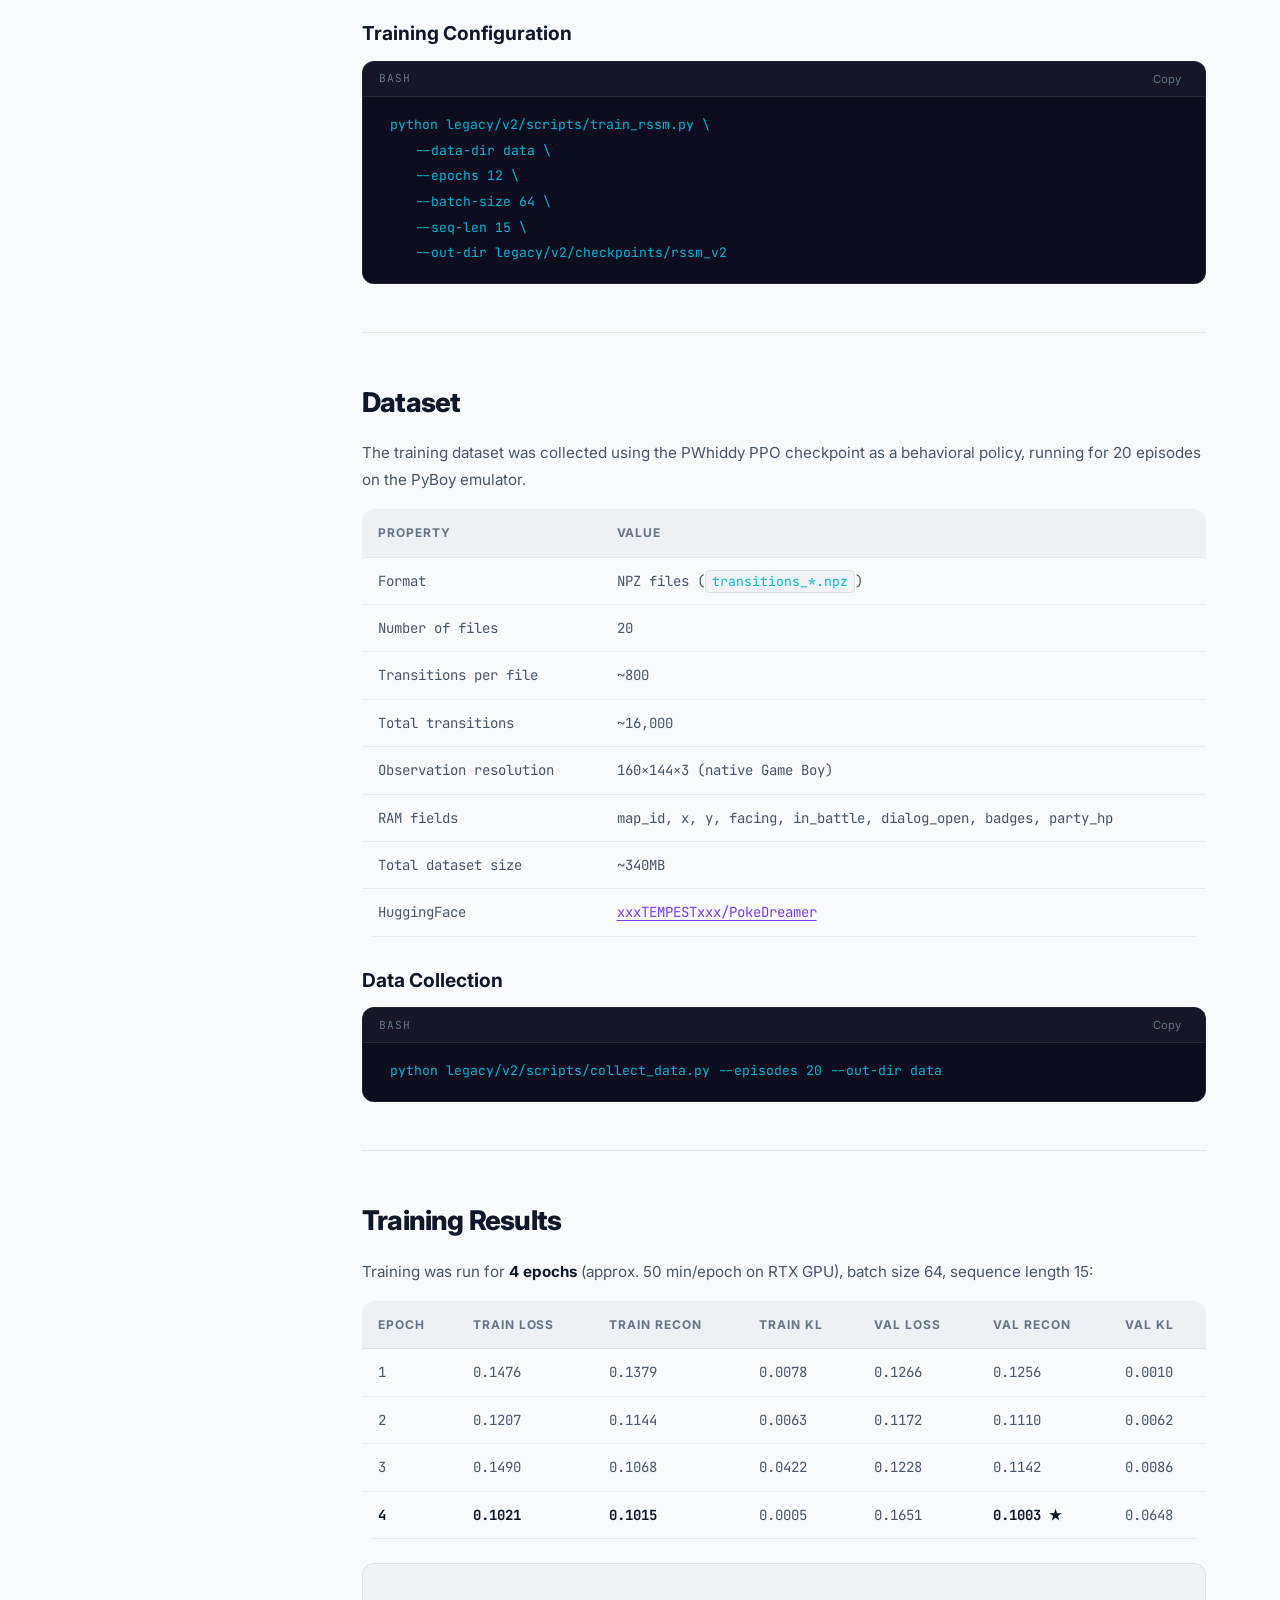
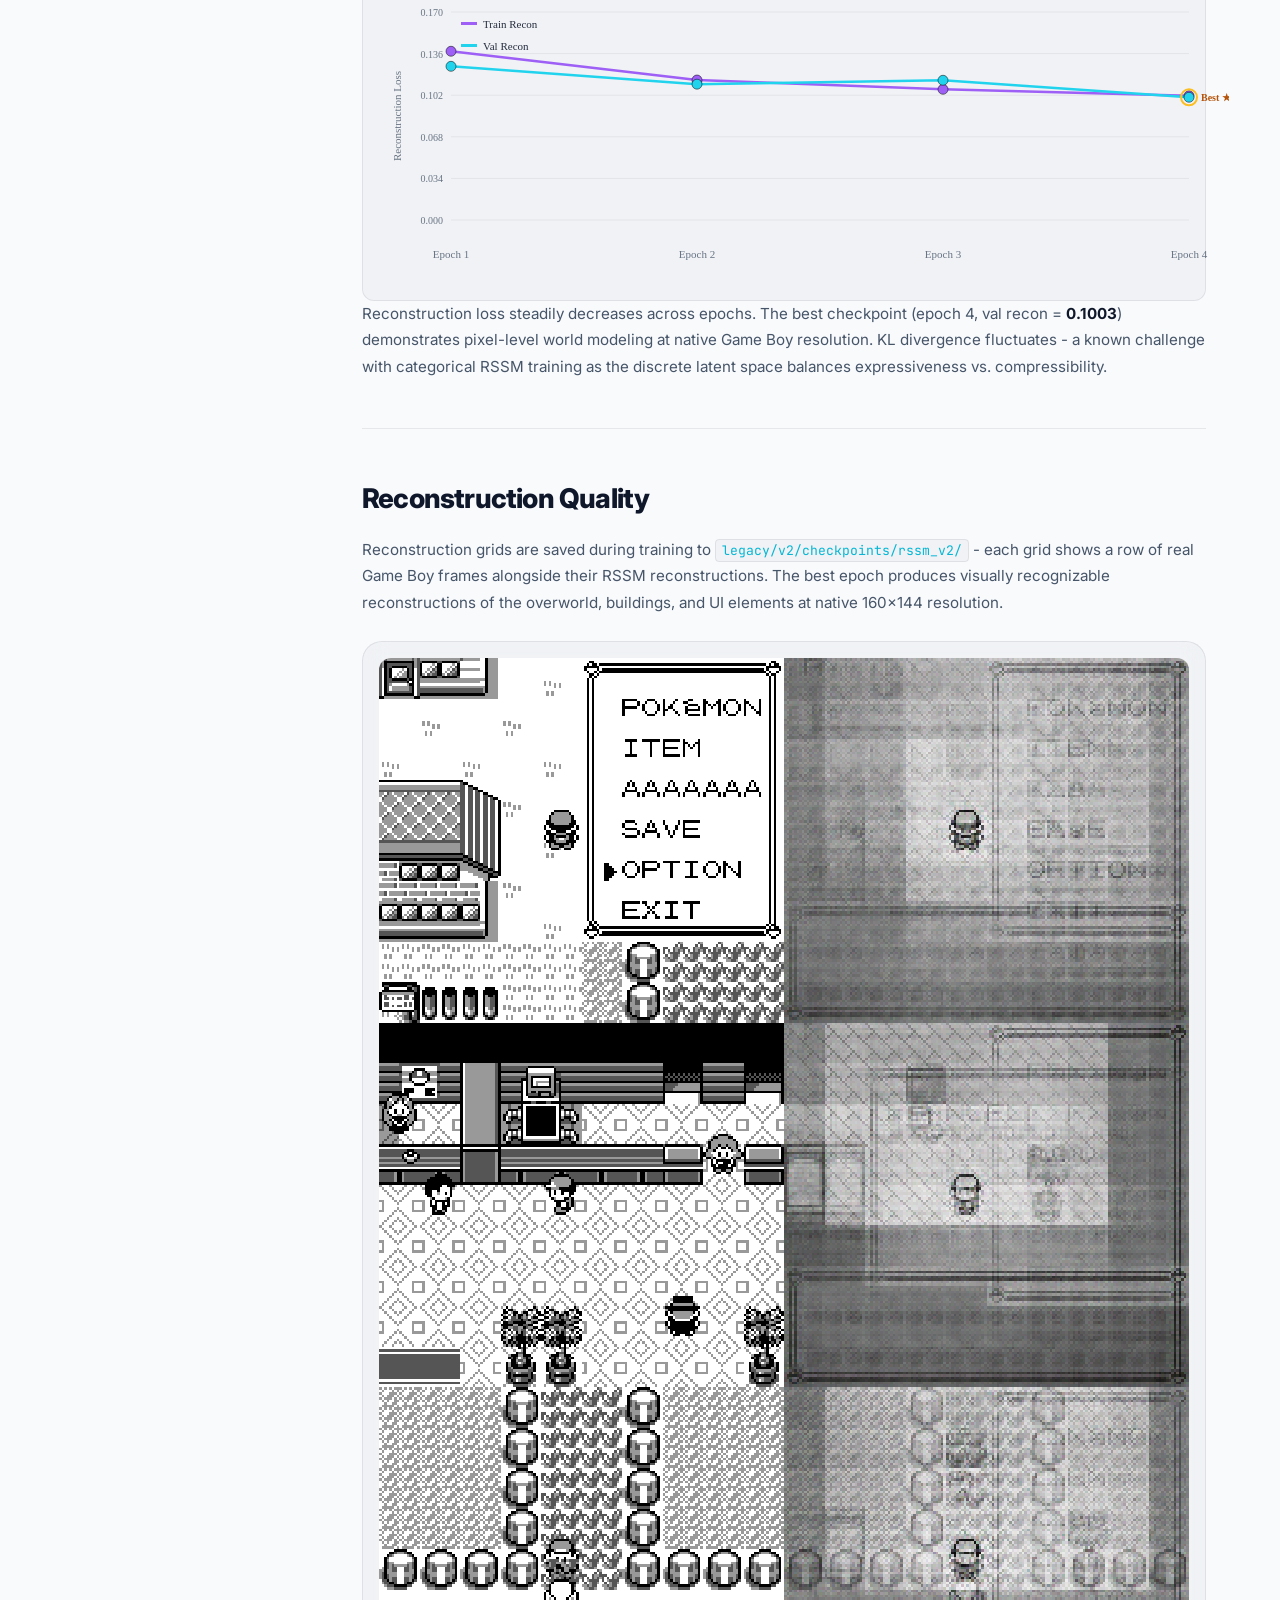
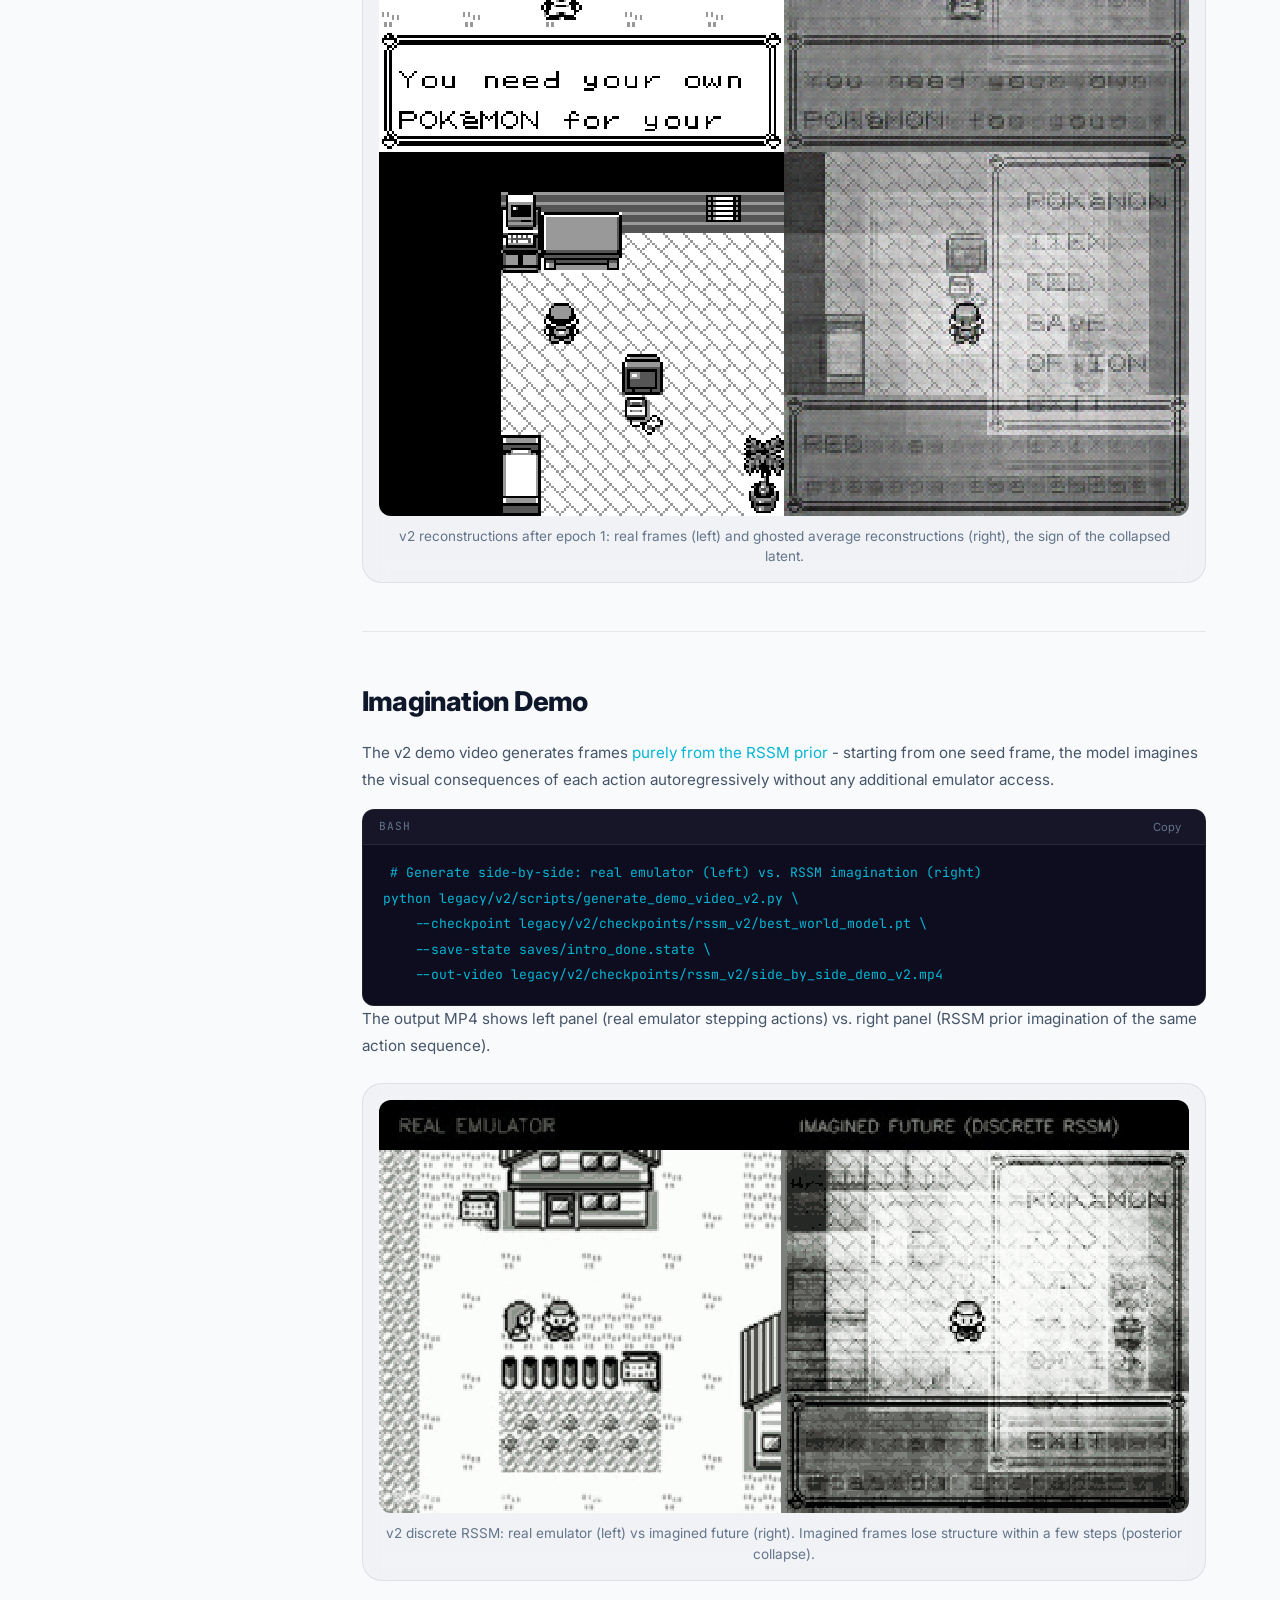
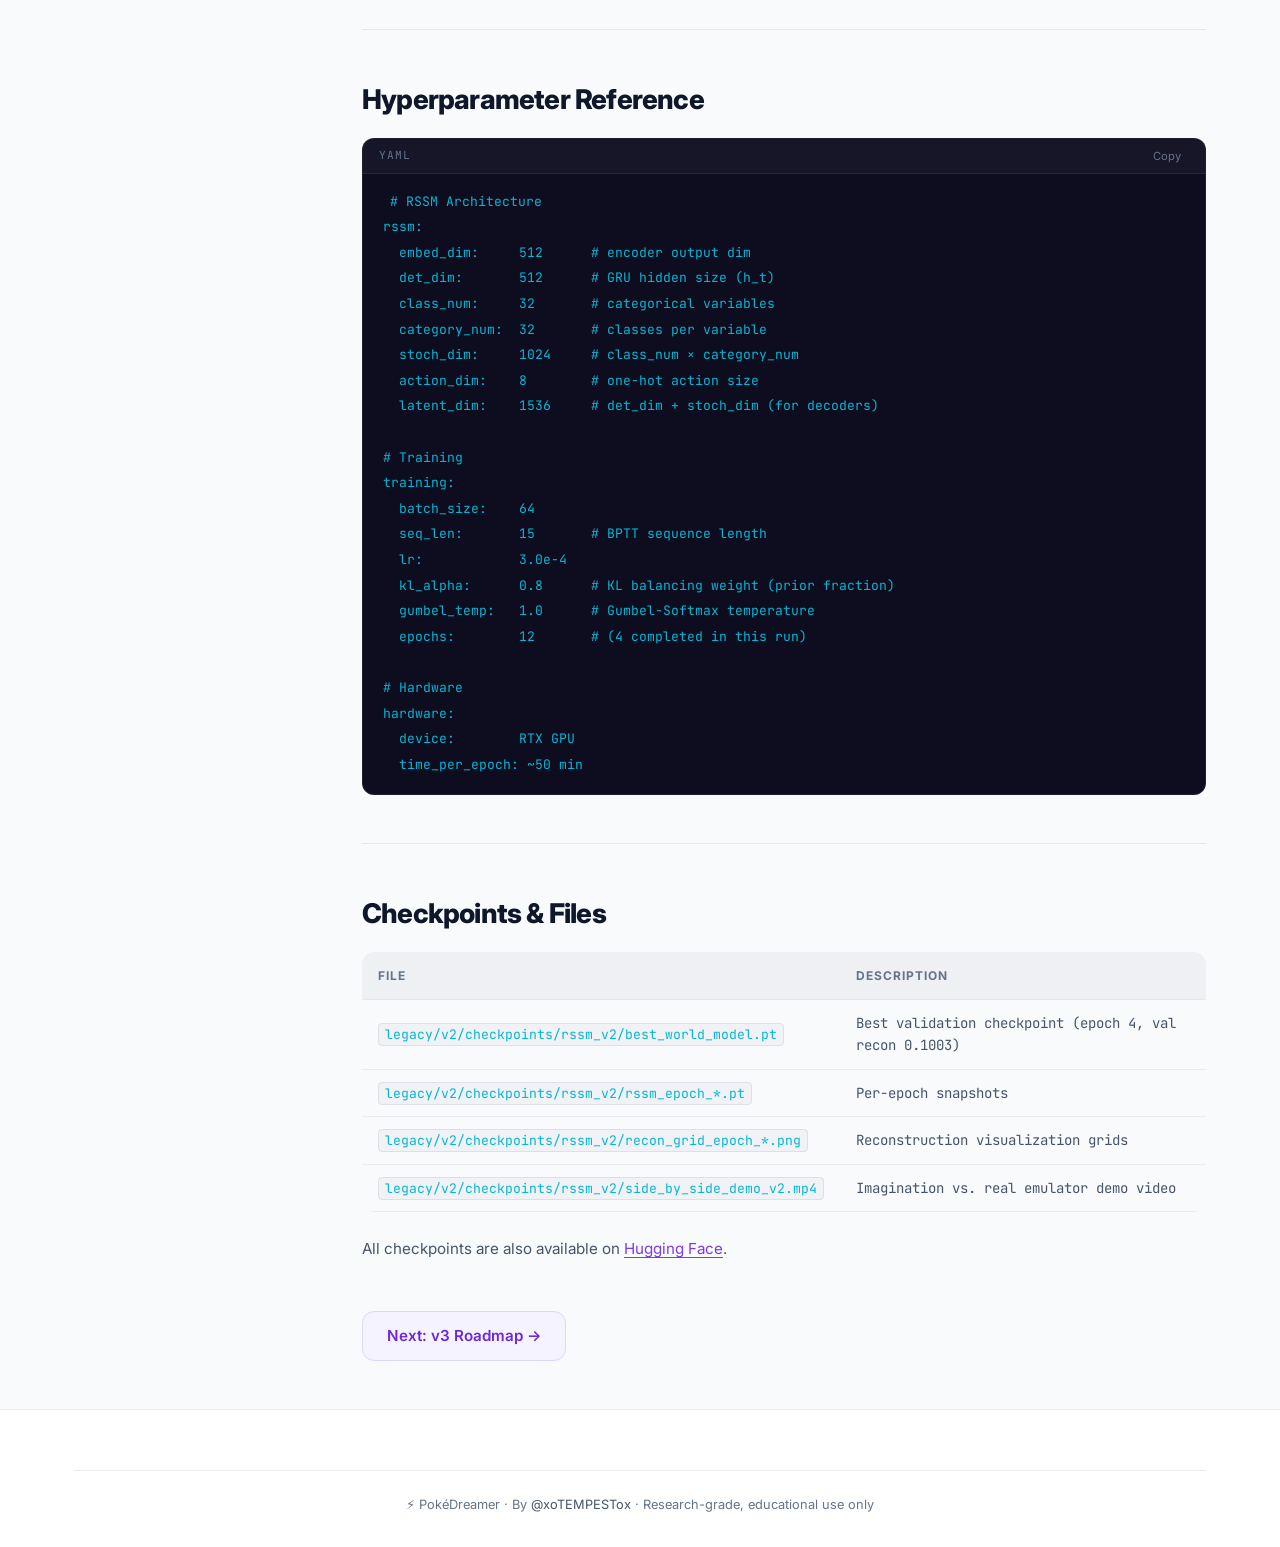
<file: docs/v2.html>
<!DOCTYPE html>
<html lang="en">
<head>
  <meta charset="UTF-8" />
  <meta name="viewport" content="width=device-width, initial-scale=1.0" />
  <title>PokéDreamer v2 - Discrete RSSM World Model</title>
  <link rel="icon" href="assets/favicon.svg" type="image/svg+xml">
  <link rel="icon" href="assets/favicon-32.png" sizes="32x32" type="image/png">
  <link rel="apple-touch-icon" href="assets/apple-touch-icon.png">
  <meta name="description" content="PokéDreamer v2: Discrete RSSM world model at native 160×144 Game Boy resolution. Full architecture documentation, training details, and experimental results." />
  <link rel="preconnect" href="https://fonts.googleapis.com" />
  <link rel="preconnect" href="https://fonts.gstatic.com" crossorigin />
  <link href="https://fonts.googleapis.com/css2?family=Inter:wght@300;400;500;600;700;800;900&family=JetBrains+Mono:wght@400;500;600&display=swap" rel="stylesheet" />
  <link rel="stylesheet" href="assets/style.css?v=1.4" />
  <script>
    (function() {
      const theme = localStorage.getItem('theme') || 'light';
      document.documentElement.setAttribute('data-theme', theme);
    })();
  </script>
</head>
<body>
  <nav id="navbar" class="navbar">
    <div class="nav-container">
      <a href="index.html" class="nav-brand"><span class="nav-logo">⚡</span><span>PokéDreamer</span></a>
      <ul class="nav-links" id="navLinks">
        <li><a href="index.html" class="nav-link">Home</a></li>
        <li><a href="v1.html" class="nav-link">v1 - VAE+GRU</a></li>
        <li><a href="v2.html" class="nav-link active">v2 - RSSM</a></li>
        <li><a href="v3.html" class="nav-link">v3 - In progress</a></li>
        <li><a href="api.html" class="nav-link">Code Reference</a></li>
        <li><a href="https://priyanshusah.com/projects/pokedreamer-rl" target="_blank" class="nav-link">Case Study</a></li>
        <li><a href="https://github.com/xoTEMPESTox/PokeDreamer" target="_blank" class="nav-link nav-cta">
          <svg width="16" height="16" viewBox="0 0 24 24" fill="currentColor"><path d="M12 0C5.374 0 0 5.373 0 12c0 5.302 3.438 9.8 8.207 11.387.599.111.793-.261.793-.577v-2.234c-3.338.726-4.033-1.416-4.033-1.416-.546-1.387-1.333-1.756-1.333-1.756-1.089-.745.083-.729.083-.729 1.205.084 1.839 1.237 1.839 1.237 1.07 1.834 2.807 1.304 3.492.997.107-.775.418-1.305.762-1.604-2.665-.305-5.467-1.334-5.467-5.931 0-1.311.469-2.381 1.236-3.221-.124-.303-.535-1.524.117-3.176 0 0 1.008-.322 3.301 1.23A11.509 11.509 0 0 1 12 5.803c1.02.005 2.047.138 3.006.404 2.291-1.552 3.297-1.23 3.297-1.23.653 1.653.242 2.874.118 3.176.77.84 1.235 1.911 1.235 3.221 0 4.609-2.807 5.624-5.479 5.921.43.372.823 1.102.823 2.222v3.293c0 .319.192.694.801.576C20.566 21.797 24 17.3 24 12c0-6.627-5.373-12-12-12z"/></svg>
          GitHub
        </a></li>
      </ul>
      <button id="themeToggle" class="theme-toggle" aria-label="Toggle Theme">
        <svg class="sun-icon" viewBox="0 0 24 24" fill="none" stroke="currentColor" stroke-width="2"><circle cx="12" cy="12" r="5"></circle><line x1="12" y1="1" x2="12" y2="3"></line><line x1="12" y1="21" x2="12" y2="23"></line><line x1="4.22" y1="4.22" x2="5.64" y2="5.64"></line><line x1="18.36" y1="18.36" x2="19.78" y2="19.78"></line><line x1="1" y1="12" x2="3" y2="12"></line><line x1="21" y1="12" x2="23" y2="12"></line><line x1="4.22" y1="19.78" x2="5.64" y2="18.36"></line><line x1="18.36" y1="5.64" x2="19.78" y2="4.22"></line></svg>
        <svg class="moon-icon" viewBox="0 0 24 24" fill="none" stroke="currentColor" stroke-width="2"><path d="M21 12.79A9 9 0 1 1 11.21 3 7 7 0 0 0 21 12.79z"></path></svg>
      </button>
      <button class="nav-toggle" id="navToggle" aria-label="Toggle navigation"><span></span><span></span><span></span></button>
    </div>
  </nav>

  <div class="page-hero">
    <div class="container page-hero-content">
      <div class="breadcrumb">
        <a href="index.html">Home</a>
        <span class="breadcrumb-sep">›</span>
        <span>v2 - Discrete RSSM</span>
      </div>
      <div style="display:flex; align-items:center; gap:12px; margin-bottom:12px;">
        <span class="version-badge v2-badge">Completed &amp; Archived ✓</span>
        <span style="font-size:0.8rem; color:var(--text-muted); font-family:var(--font-mono);">v2/ · legacy/v2/src/models.py</span>
      </div>
      <h1 class="page-title">
        <span class="gradient-text">v2: Discrete RSSM</span><br>World Model
      </h1>
      <p class="page-subtitle">
        The major leap - native 160×144 Game Boy resolution, a 4-layer Residual CNN, and a full Recurrent State-Space Model with 32×32 discrete categorical latents. The RSSM's prior enables pure imagination rollouts at pixel fidelity.
      </p>
    </div>
  </div>

  <div class="docs-layout">
    <aside class="docs-sidebar">
      <nav class="sidebar-nav">
        <div class="sidebar-title">v2 Documentation</div>
        <a href="#overview" class="sidebar-link active">Overview &amp; Motivation</a>
        <a href="#encoder" class="sidebar-link">Residual CNN Encoder</a>
        <a href="#rssm" class="sidebar-link">RSSM Architecture</a>
        <a href="#prior-posterior" class="sidebar-link">Prior vs. Posterior</a>
        <a href="#discrete-latents" class="sidebar-link">Discrete Categorical Latents</a>
        <a href="#decoder" class="sidebar-link">Decoder &amp; Predictors</a>
        <a href="#training" class="sidebar-link">Training &amp; Losses</a>
        <a href="#dataset" class="sidebar-link">Dataset</a>
        <div class="sidebar-title">Experiments</div>
        <a href="#results" class="sidebar-link">Training Results</a>
        <a href="#reconstruction" class="sidebar-link">Reconstruction Quality</a>
        <a href="#imagination" class="sidebar-link">Imagination Demo</a>
        <div class="sidebar-title">Reference</div>
        <a href="#hyperparams" class="sidebar-link">Hyperparameters</a>
        <a href="#checkpoints" class="sidebar-link">Checkpoints</a>
        <a href="v3.html" class="sidebar-link" style="color:var(--gold-light);">→ Next: v3 Roadmap</a>
      </nav>
    </aside>

    <main class="docs-content prose">
      <h2 id="overview">Overview &amp; Motivation</h2>
      <p>
        v2 is the central contribution of PokéDreamer: a full <em>Dreamer-style discrete RSSM</em> world model operating at native Game Boy resolution. The key advances over v1:
      </p>
      <ul>
        <li><strong>4× resolution increase</strong>: 160×144 vs. 40×36 - native Game Boy pixels, preserving text, sprite details, and UI elements</li>
        <li><strong>Discrete latents</strong>: 32 categories × 32 classes → 1024-dim one-hot encoding (vs. continuous ℝ³²)</li>
        <li><strong>Full RSSM</strong>: Deterministic GRU path + stochastic categorical path trained jointly</li>
        <li><strong>Prior imagination</strong>: The prior network enables pure latent rollouts with no emulator access</li>
        <li><strong>Multi-task decoders</strong>: Pixel reconstruction + reward prediction + continue probability</li>
      </ul>
      <div class="callout callout-info">
        <div class="callout-title">Dreamer Lineage</div>
        v2 is architecturally based on DreamerV2 (Hafner et al., 2021). The discrete categorical latents are trained via Gumbel-Softmax straight-through estimation - a key technique for backpropagating through discrete distributions.
      </div>

      <h2 id="encoder">Residual CNN Encoder</h2>
      <p>
        The encoder (<code><a href="api.html#encoder">legacy/v2/src/models.py · Encoder</a></code>) maps a raw 160×144×3 Game Boy frame to a 512-dimensional embedding vector. It uses 4 downsampling convolutional layers with residual blocks at each scale.
      </p>
      <h3>Architecture</h3>
      <div class="code-block">
        <div class="code-header"><span class="code-lang">python</span><button class="copy-btn" onclick="copyCode(this)">Copy</button></div>
        <pre><code>Input:  (B, 3, 144, 160)

conv1: Conv2d(3→32,  k=4, s=2, p=1) → (B, 32,  72, 80)
res1:  ResidualBlock(32)
conv2: Conv2d(32→64, k=4, s=2, p=1) → (B, 64,  36, 40)
res2:  ResidualBlock(64)
conv3: Conv2d(64→128,k=4, s=2, p=1) → (B, 128, 18, 20)
res3:  ResidualBlock(128)
conv4: Conv2d(128→256,k=4,s=2, p=1)→ (B, 256, 9,  10)
res4:  ResidualBlock(256)

flatten → (B, 23040)
fc:     Linear(23040, 512)

Output: (B, 512)  ← encoder embedding e_t</code></pre>
      </div>
      <p>
        Each <code>ResidualBlock</code> consists of two 3×3 convolutions with BatchNorm and ReLU, plus a skip connection. This preserves high-frequency spatial details (text, sprite outlines) that a simple CNN stack would lose.
      </p>

      <h2 id="rssm">RSSM Architecture</h2>
      <p>
        The Recurrent State-Space Model (<code><a href="api.html#rssm">legacy/v2/src/models.py · RSSMCell</a></code>) maintains two interacting components at each time step:
      </p>
      <ul>
        <li><strong>Deterministic path h_t</strong>: A GRU hidden state (512-dim) that carries temporal context across steps</li>
        <li><strong>Stochastic path s_t</strong>: Discrete categorical latents (32 × 32 = 1024-dim one-hot) that capture the stochastic aspects of the environment</li>
      </ul>
      <div class="code-block">
        <div class="code-header"><span class="code-lang">python</span><button class="copy-btn" onclick="copyCode(this)">Copy</button></div>
        <pre><code>RSSM Step (for time t):

# 1. Deterministic update (always runs)
gru_input = concat([prev_s, action_onehot])  # (B, 1024 + 8)
h_t = GRUCell(gru_input, prev_h)             # (B, 512)

# 2. Prior distribution (imagination / prior rollout)
prior_logits = prior_net(h_t)                # (B, 1024)

# 3. Posterior distribution (training with real frames)
if embed is not None:  # encoder embedding available
    post_logits = post_net(concat([h_t, e_t]))  # (B, 1024)
    s_t = gumbel_softmax(post_logits)           # (B, 1024)
else:                  # imagination mode
    s_t = gumbel_softmax(prior_logits)          # (B, 1024)

# Latent state for decoders
latent = concat([h_t, s_t])  # (B, 512 + 1024 = 1536)</code></pre>
      </div>

      <div class="code-block" style="margin: 20px 0;">
        <div class="code-header"><span class="code-title">legacy/v2/src/models.py (lines 153-169)</span><button class="copy-btn" onclick="copyCode(this)">Copy</button></div>
        <pre><code>        # 1. Deterministic update
        gru_input = torch.cat([prev_s, action], dim=-1)
        h = self.gru_cell(gru_input, prev_h)

        # 2. Prior distribution prediction
        prior_logits = self.prior_net(h)
        
        # 3. Posterior distribution prediction (if real observations are provided)
        if embed is not None:
            post_logits = self.post_net(torch.cat([h, embed], dim=-1))
            # Sample from posterior during training
            s = self.sample_stochastic(post_logits, use_gumbel=use_gumbel, hard=True, temp=temp)
        else:
            post_logits = prior_logits.clone()
            # Sample from prior during generation/imagination
            s = self.sample_stochastic(prior_logits, use_gumbel=use_gumbel, hard=True, temp=temp)</code></pre>
      </div>

      <h2 id="prior-posterior">Prior vs. Posterior</h2>
      <p>
        The RSSM has two distributions over the stochastic state <code>s_t</code>:
      </p>
      <div class="table-wrapper">
        <table class="data-table">
          <thead><tr><th>Distribution</th><th>Notation</th><th>Input</th><th>When Used</th></tr></thead>
          <tbody>
            <tr><td><strong>Prior</strong></td><td>p(s_t | h_t)</td><td>GRU hidden state h_t only</td><td>Imagination / generation (no real frames)</td></tr>
            <tr><td><strong>Posterior</strong></td><td>q(s_t | h_t, e_t)</td><td>h_t + encoder embedding e_t</td><td>Training (real observations available)</td></tr>
          </tbody>
        </table>
      </div>
      <p>
        During training, we minimize the KL divergence between posterior and prior (ELBO). At inference time, the prior enables <em>pure imagination</em> - generating future frames from the prior without any emulator access.
      </p>

      <h2 id="discrete-latents">Discrete Categorical Latents</h2>
      <p>
        v2 uses <strong>discrete categorical latents</strong> - 32 independent categorical variables, each with 32 classes. The total stochastic state is a 32×32 = 1024-dimensional one-hot vector.
      </p>
      <h3>Why Discrete?</h3>
      <ul>
        <li>Categorical distributions can represent multi-modal or sharp distinctions (e.g., "in battle" vs. "overworld") more naturally than Gaussian</li>
        <li>Gradient flows through discrete variables via <strong>Gumbel-Softmax straight-through</strong>: forward pass uses hard one-hot samples, backward pass uses soft Gumbel-Softmax gradients</li>
        <li>DreamerV2 established this as the preferred approach for model-based RL</li>
      </ul>
      <h3>Gumbel-Softmax Sampling</h3>
      <div class="code-block">
        <div class="code-header"><span class="code-lang">python</span><button class="copy-btn" onclick="copyCode(this)">Copy</button></div>
        <pre><code># From legacy/v2/src/models.py · RSSMCell.sample_stochastic()
logits = logits.reshape(batch_size, self.category_num, self.class_num)
# → (B, 32, 32)

# Gumbel-Softmax with hard=True (straight-through)
sample = F.gumbel_softmax(logits, tau=1.0, hard=True)
# Forward: one-hot argmax (discrete)
# Backward: Gumbel-Softmax gradients (continuous)

return sample.reshape(batch_size, self.stoch_dim)  # (B, 1024)</code></pre>
      </div>

      <h2 id="decoder">Decoder &amp; Prediction Heads</h2>
      <p>
        The latent state <code>concat(h_t, s_t)</code> (1536-dim) feeds into three decoder heads trained jointly:
      </p>
      <h3>Pixel Decoder (<code>Decoder</code>)</h3>
      <p>Mirror of the encoder - transposed convolutions with residual blocks at each scale, outputting a sigmoid-normalized 3×144×160 reconstruction.</p>
      <div class="code-block">
        <div class="code-header"><span class="code-lang">text</span></div>
        <pre><code>Input:  (B, 1536)
fc:     Linear(1536, 23040) → reshape (B, 256, 9, 10)
res4:   ResidualBlock(256)
deconv4: ConvTranspose2d(256→128, k=4, s=2)  → (B, 128, 18, 20)
res3:   ResidualBlock(128)
deconv1: ConvTranspose2d(128→64, k=4, s=2)   → (B, 64,  36, 40)
res2:   ResidualBlock(64)
deconv2: ConvTranspose2d(64→32, k=4, s=2)    → (B, 32,  72, 80)
res1:   ResidualBlock(32)
deconv3: ConvTranspose2d(32→3, k=4, s=2)     → (B, 3,  144, 160)
sigmoid → output in [0, 1]</code></pre>
      </div>
      <h3>Reward Predictor (<code>RewardPredictor</code>)</h3>
      <p>MLP: <code>Linear(1536, 256) → ELU → Linear(256, 1)</code> - scalar reward prediction.</p>
      <h3>Continue Predictor (<code>ContinuePredictor</code>)</h3>
      <p>MLP: <code>Linear(1536, 256) → ELU → Linear(256, 1) → Sigmoid</code> - episode continuation probability (not-done mask).</p>

      <h2 id="training">Training &amp; Losses</h2>
      <p>The RSSM world model is trained end-to-end with a combined multi-task loss:</p>
      <div class="code-block">
        <div class="code-header"><span class="code-lang">text</span></div>
        <pre><code>Total Loss = Reconstruction Loss + KL-Balanced Loss + Reward Loss

1. Reconstruction Loss (BCE / MSE on pixels):
   L_recon = MSE(decoder(concat(h_t, s_t)), x_t)

2. KL-Balancing Loss (prior vs. posterior):
   KL = α × KL(sg[posterior] || prior) + (1-α) × KL(posterior || sg[prior])
   α = 0.8  (80% trains prior, 20% trains posterior)
   
3. Reward Loss:
   L_reward = MSE(reward_pred(latent), r_t)</code></pre>
      </div>
      <div class="callout callout-warn">
        <div class="callout-title">KL Balancing Rationale</div>
        Standard ELBO pushes the posterior toward the prior. KL balancing (α=0.8) directs most gradient signal toward improving the prior - which is what we care about for imagination. The posterior gets lighter updates (α=0.2).
      </div>

      <div class="code-block" style="margin: 20px 0;">
        <div class="code-header"><span class="code-title">legacy/v2/scripts/train_rssm.py (lines 206-218)</span><button class="copy-btn" onclick="copyCode(this)">Copy</button></div>
        <pre><code>            # KL loss with KL-balancing
            prior_logits_res = prior_logits.reshape(B, T, 32, 32)
            post_logits_res = post_logits.reshape(B, T, 32, 32)
            
            post_dist = torch.distributions.Categorical(logits=post_logits_res)
            prior_dist = torch.distributions.Categorical(logits=prior_logits_res)
            
            post_dist_sg = torch.distributions.Categorical(logits=post_logits_res.detach())
            prior_dist_sg = torch.distributions.Categorical(logits=prior_logits_res.detach())
            
            kl_prior = torch.distributions.kl_divergence(post_dist_sg, prior_dist).sum(dim=-1).mean()
            kl_post = torch.distributions.kl_divergence(post_dist, prior_dist_sg).sum(dim=-1).mean()
            kl_loss = 0.8 * kl_prior + 0.2 * kl_post</code></pre>
      </div>
      <h3>Training Configuration</h3>
      <div class="code-block">
        <div class="code-header"><span class="code-lang">bash</span><button class="copy-btn" onclick="copyCode(this)">Copy</button></div>
        <pre><code>python legacy/v2/scripts/train_rssm.py \
    --data-dir data \
    --epochs 12 \
    --batch-size 64 \
    --seq-len 15 \
    --out-dir legacy/v2/checkpoints/rssm_v2</code></pre>
      </div>

      <h2 id="dataset">Dataset</h2>
      <p>
        The training dataset was collected using the PWhiddy PPO checkpoint as a behavioral policy, running for 20 episodes on the PyBoy emulator.
      </p>
      <div class="table-wrapper">
        <table class="data-table">
          <thead><tr><th>Property</th><th>Value</th></tr></thead>
          <tbody>
            <tr><td>Format</td><td>NPZ files (<code>transitions_*.npz</code>)</td></tr>
            <tr><td>Number of files</td><td>20</td></tr>
            <tr><td>Transitions per file</td><td>~800</td></tr>
            <tr><td>Total transitions</td><td>~16,000</td></tr>
            <tr><td>Observation resolution</td><td>160×144×3 (native Game Boy)</td></tr>
            <tr><td>RAM fields</td><td>map_id, x, y, facing, in_battle, dialog_open, badges, party_hp</td></tr>
            <tr><td>Total dataset size</td><td>~340MB</td></tr>
            <tr><td>HuggingFace</td><td><a href="https://huggingface.co/datasets/xxxTEMPESTxxx/PokeDreamer" target="_blank">xxxTEMPESTxxx/PokeDreamer</a></td></tr>
          </tbody>
        </table>
      </div>
      <h3>Data Collection</h3>
      <div class="code-block">
        <div class="code-header"><span class="code-lang">bash</span><button class="copy-btn" onclick="copyCode(this)">Copy</button></div>
        <pre><code>python legacy/v2/scripts/collect_data.py --episodes 20 --out-dir data</code></pre>
      </div>

      <h2 id="results">Training Results</h2>
      <p>Training was run for <strong>4 epochs</strong> (approx. 50 min/epoch on RTX GPU), batch size 64, sequence length 15:</p>
      <div class="table-wrapper">
        <table class="data-table">
          <thead>
            <tr><th>Epoch</th><th>Train Loss</th><th>Train Recon</th><th>Train KL</th><th>Val Loss</th><th>Val Recon</th><th>Val KL</th></tr>
          </thead>
          <tbody>
            <tr><td>1</td><td>0.1476</td><td>0.1379</td><td>0.0078</td><td>0.1266</td><td>0.1256</td><td>0.0010</td></tr>
            <tr><td>2</td><td>0.1207</td><td>0.1144</td><td>0.0063</td><td>0.1172</td><td>0.1110</td><td>0.0062</td></tr>
            <tr><td>3</td><td>0.1490</td><td>0.1068</td><td>0.0422</td><td>0.1228</td><td>0.1142</td><td>0.0086</td></tr>
            <tr><td><strong>4</strong></td><td><strong>0.1021</strong></td><td><strong>0.1015</strong></td><td>0.0005</td><td>0.1651</td><td class="highlight-cell"><strong>0.1003 ★</strong></td><td>0.0648</td></tr>
          </tbody>
        </table>
      </div>
      <div class="chart-container">
        <canvas id="rssmChart" width="800" height="280"></canvas>
      </div>
      <p>
        Reconstruction loss steadily decreases across epochs. The best checkpoint (epoch 4, val recon = <strong>0.1003</strong>) demonstrates pixel-level world modeling at native Game Boy resolution. KL divergence fluctuates - a known challenge with categorical RSSM training as the discrete latent space balances expressiveness vs. compressibility.
      </p>

      <h2 id="reconstruction">Reconstruction Quality</h2>
      <p>
        Reconstruction grids are saved during training to <code>legacy/v2/checkpoints/rssm_v2/</code> - each grid shows a row of real Game Boy frames alongside their RSSM reconstructions. The best epoch produces visually recognizable reconstructions of the overworld, buildings, and UI elements at native 160×144 resolution.
      </p>

      <figure class="glass-card">
        <img src="assets/v2/rssm_reconstruction_epoch1.png" alt="v2 reconstructions after epoch 1: real frames and ghosted average reconstructions" class="img-pixelated" loading="lazy" />
        <figcaption>
          v2 reconstructions after epoch 1: real frames (left) and ghosted average reconstructions (right), the sign of the collapsed latent.
        </figcaption>
      </figure>

      <h2 id="imagination">Imagination Demo</h2>
      <p>
        The v2 demo video generates frames <em>purely from the RSSM prior</em> - starting from one seed frame, the model imagines the visual consequences of each action autoregressively without any additional emulator access.
      </p>
      <div class="code-block">
        <div class="code-header"><span class="code-lang">bash</span><button class="copy-btn" onclick="copyCode(this)">Copy</button></div>
        <pre><code># Generate side-by-side: real emulator (left) vs. RSSM imagination (right)
python legacy/v2/scripts/generate_demo_video_v2.py \
    --checkpoint legacy/v2/checkpoints/rssm_v2/best_world_model.pt \
    --save-state saves/intro_done.state \
    --out-video legacy/v2/checkpoints/rssm_v2/side_by_side_demo_v2.mp4</code></pre>
      </div>
      <p>The output MP4 shows left panel (real emulator stepping actions) vs. right panel (RSSM prior imagination of the same action sequence).</p>

      <figure class="glass-card">
        <img src="assets/v2/rssm_imagination_vs_real.gif" alt="v2 discrete RSSM: real emulator vs imagined future" class="img-pixelated" loading="lazy" />
        <figcaption>
          v2 discrete RSSM: real emulator (left) vs imagined future (right). Imagined frames lose structure within a few steps (posterior collapse).
        </figcaption>
      </figure>

      <h2 id="hyperparams">Hyperparameter Reference</h2>
      <div class="code-block">
        <div class="code-header"><span class="code-lang">yaml</span><button class="copy-btn" onclick="copyCode(this)">Copy</button></div>
        <pre><code># RSSM Architecture
rssm:
  embed_dim:     512      # encoder output dim
  det_dim:       512      # GRU hidden size (h_t)
  class_num:     32       # categorical variables
  category_num:  32       # classes per variable
  stoch_dim:     1024     # class_num × category_num
  action_dim:    8        # one-hot action size
  latent_dim:    1536     # det_dim + stoch_dim (for decoders)

# Training
training:
  batch_size:    64
  seq_len:       15       # BPTT sequence length
  lr:            3.0e-4
  kl_alpha:      0.8      # KL balancing weight (prior fraction)
  gumbel_temp:   1.0      # Gumbel-Softmax temperature
  epochs:        12       # (4 completed in this run)
  
# Hardware
hardware:
  device:        RTX GPU
  time_per_epoch: ~50 min</code></pre>
      </div>

      <h2 id="checkpoints">Checkpoints &amp; Files</h2>
      <div class="table-wrapper">
        <table class="data-table">
          <thead><tr><th>File</th><th>Description</th></tr></thead>
          <tbody>
            <tr><td><code>legacy/v2/checkpoints/rssm_v2/best_world_model.pt</code></td><td>Best validation checkpoint (epoch 4, val recon 0.1003)</td></tr>
            <tr><td><code>legacy/v2/checkpoints/rssm_v2/rssm_epoch_*.pt</code></td><td>Per-epoch snapshots</td></tr>
            <tr><td><code>legacy/v2/checkpoints/rssm_v2/recon_grid_epoch_*.png</code></td><td>Reconstruction visualization grids</td></tr>
            <tr><td><code>legacy/v2/checkpoints/rssm_v2/side_by_side_demo_v2.mp4</code></td><td>Imagination vs. real emulator demo video</td></tr>
          </tbody>
        </table>
      </div>
      <p>All checkpoints are also available on <a href="https://huggingface.co/xxxTEMPESTxxx/PokeDreamer" target="_blank">Hugging Face</a>.</p>

      <div style="margin-top:48px; display:flex; gap:16px; flex-wrap:wrap;">
        <a href="v3.html" class="btn btn-primary">Next: v3 Roadmap →</a>
      </div>
    </main>
  </div>

  <footer class="footer">
    <div class="container">
      <div class="footer-bottom">
        <p>⚡ PokéDreamer · By <a href="https://github.com/xoTEMPESTox" target="_blank">@xoTEMPESTox</a> · Research-grade, educational use only</p>
      </div>
    </div>
  </footer>

  <script src="assets/main.js"></script>
</body>
</html>
</file>
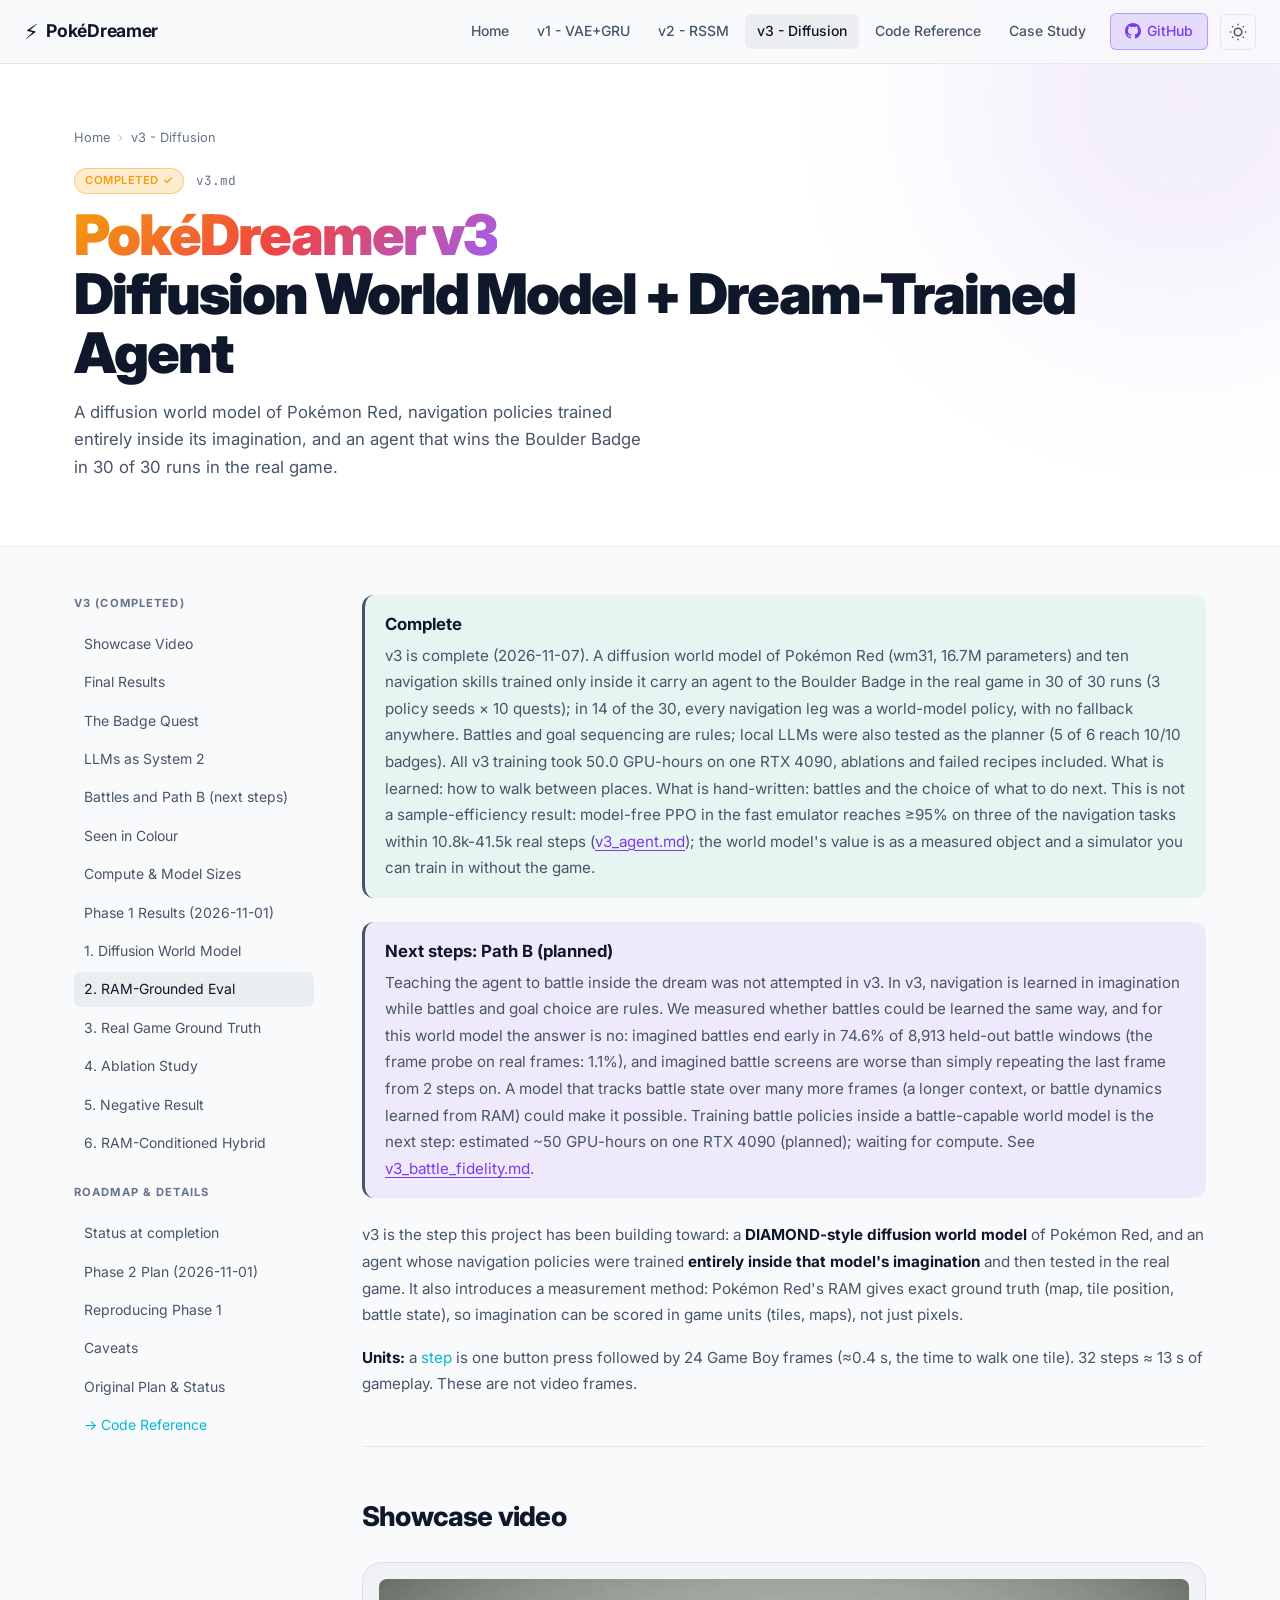
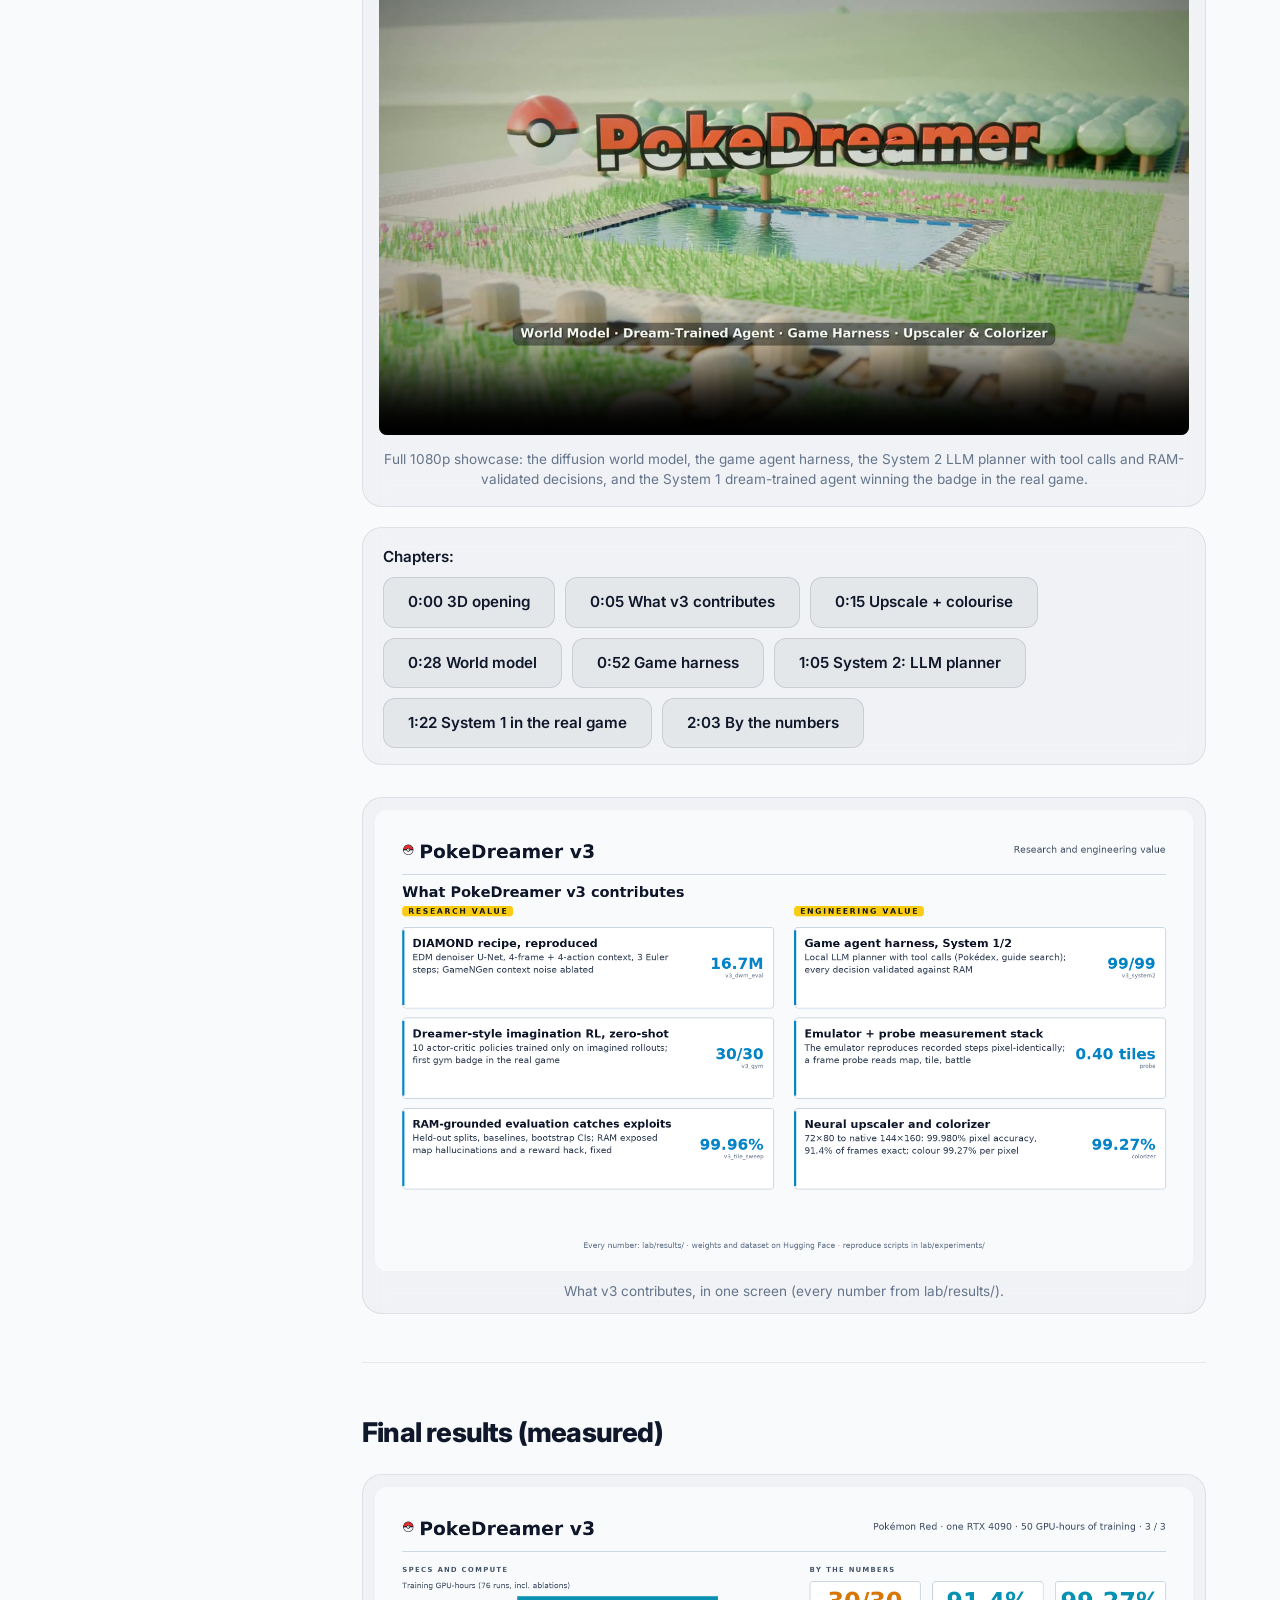
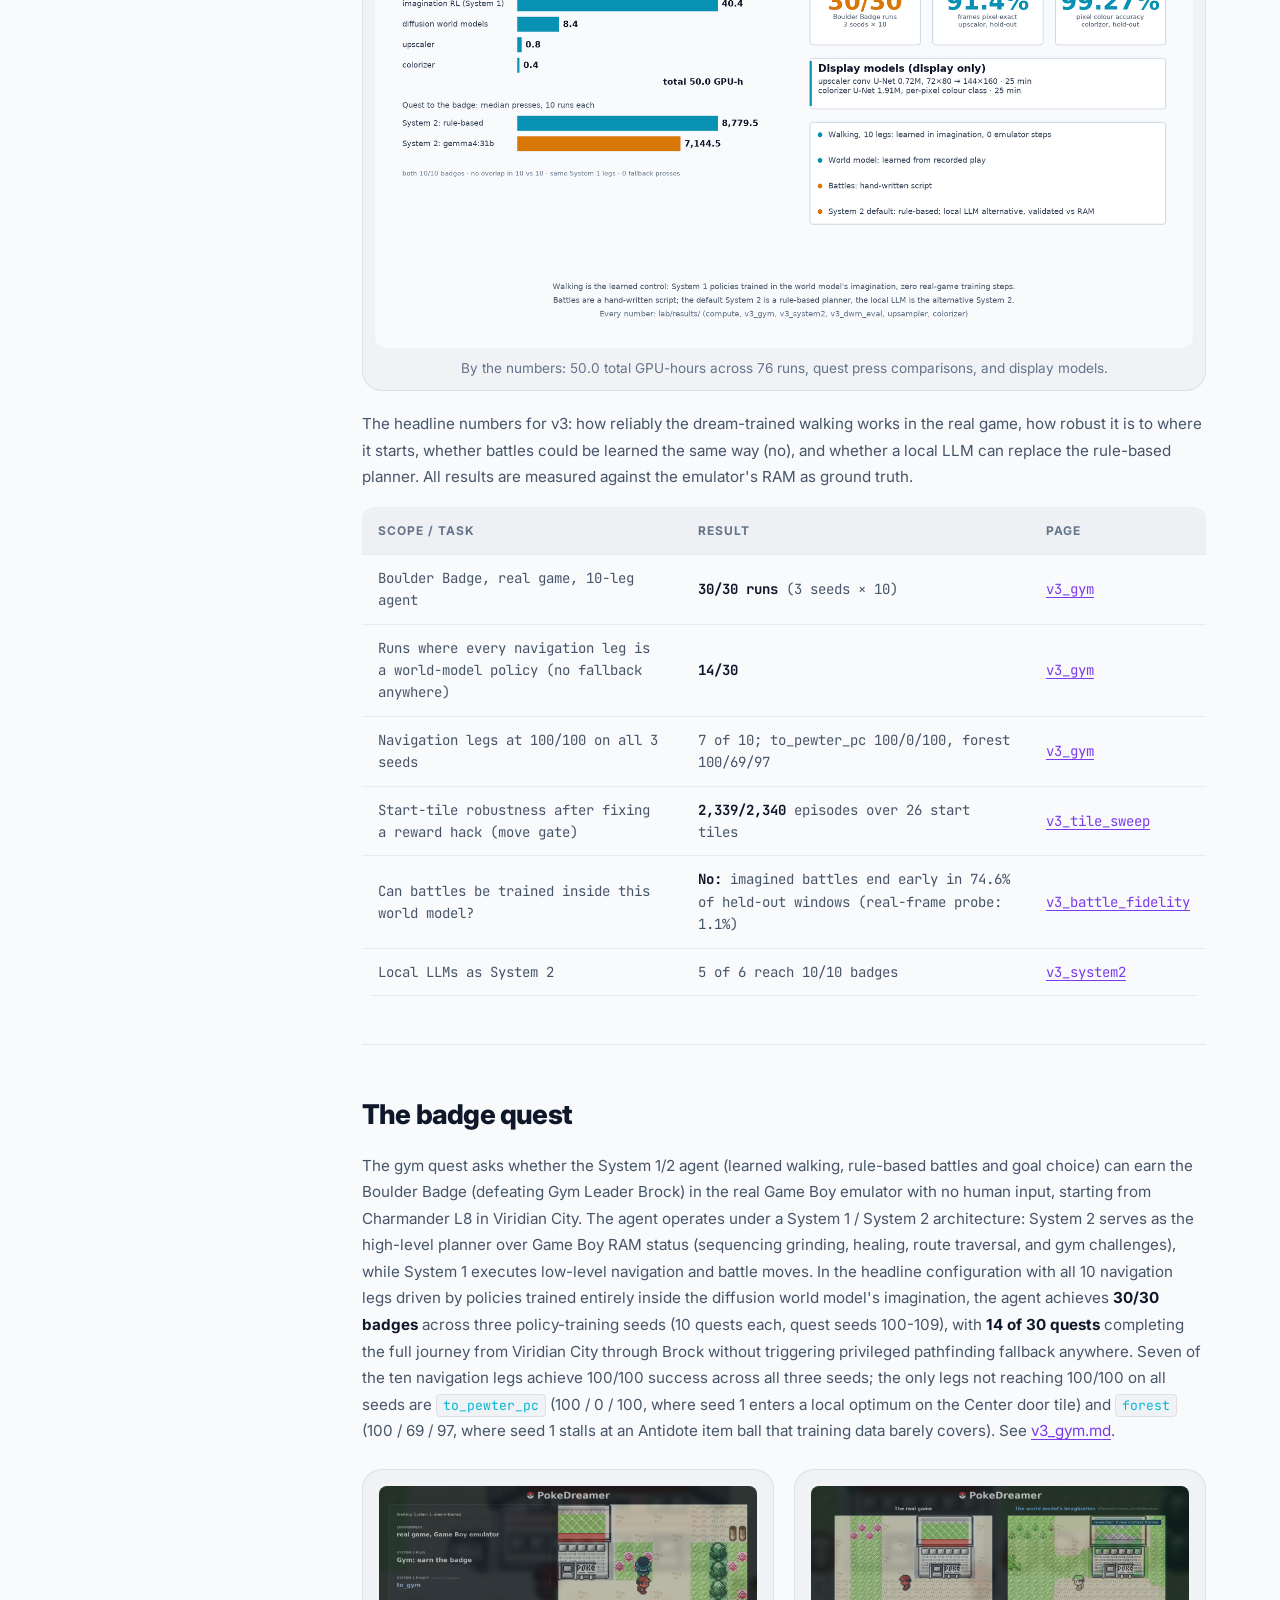
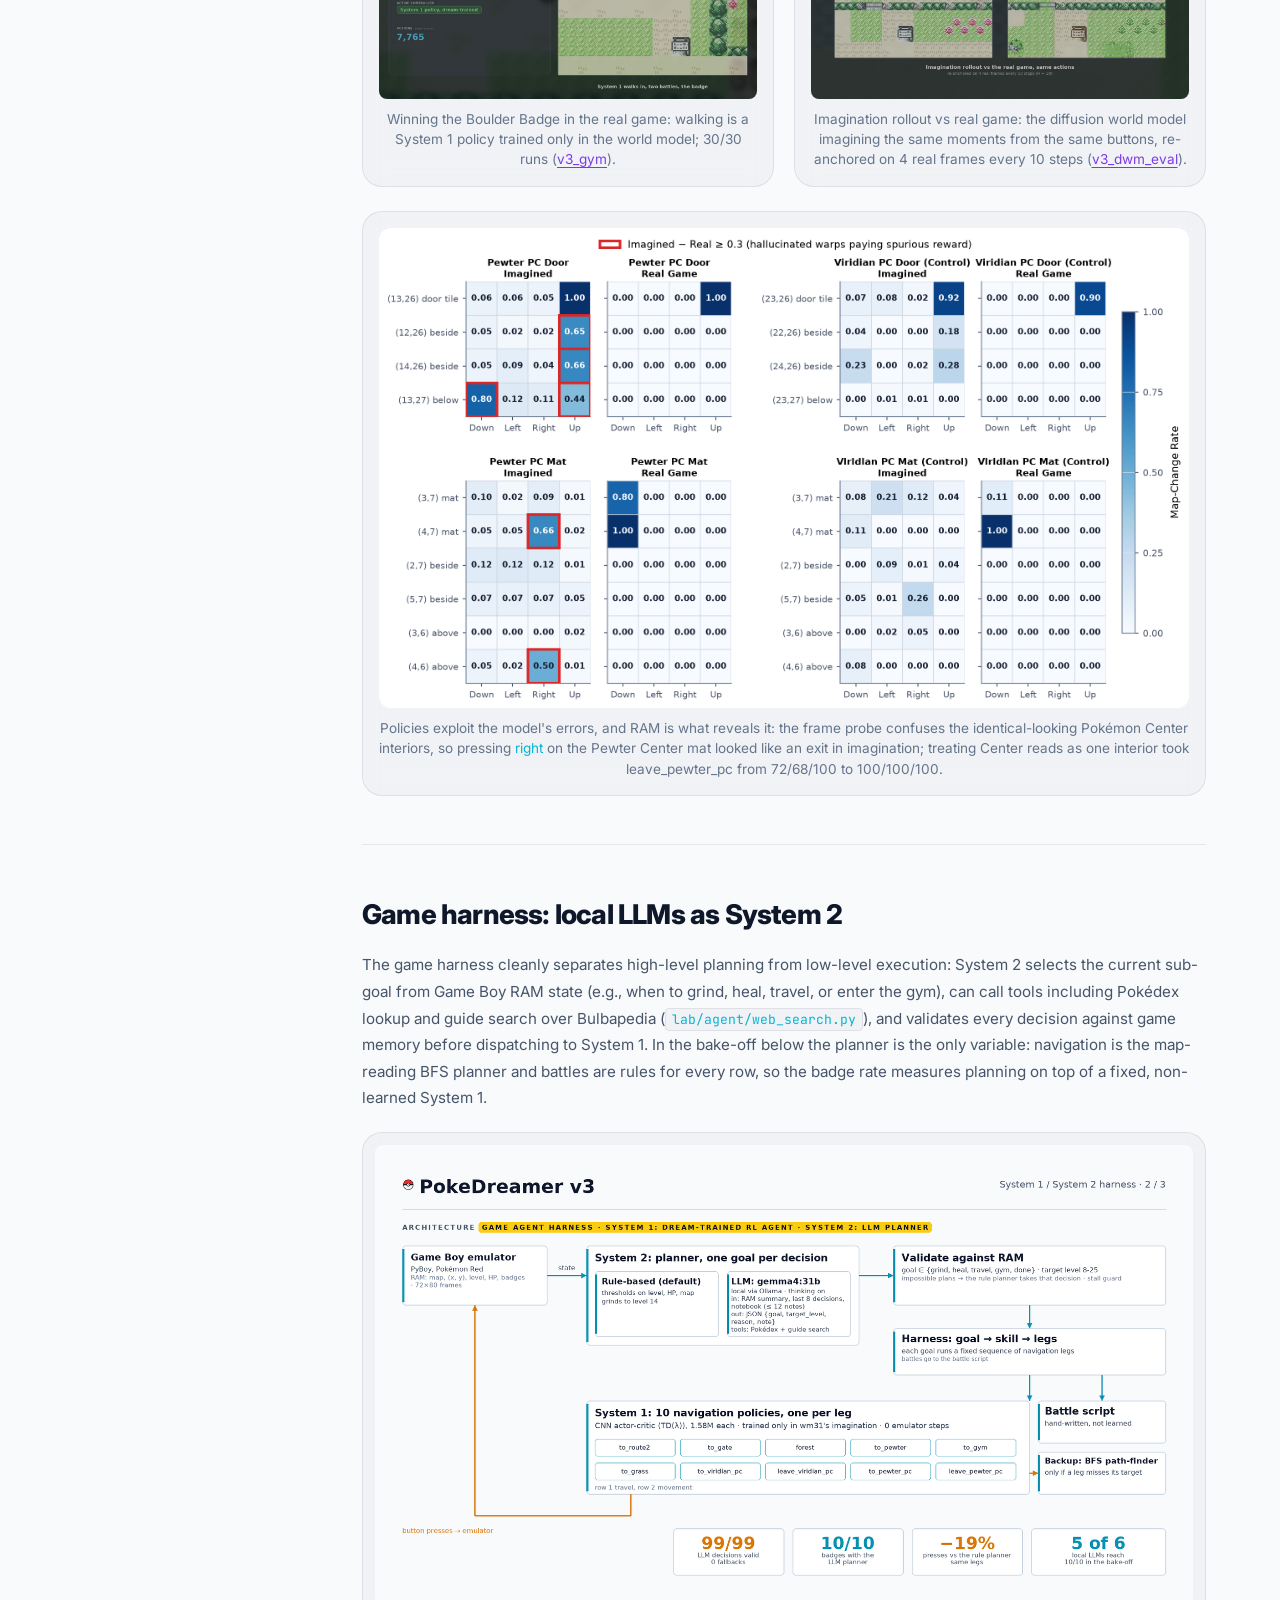
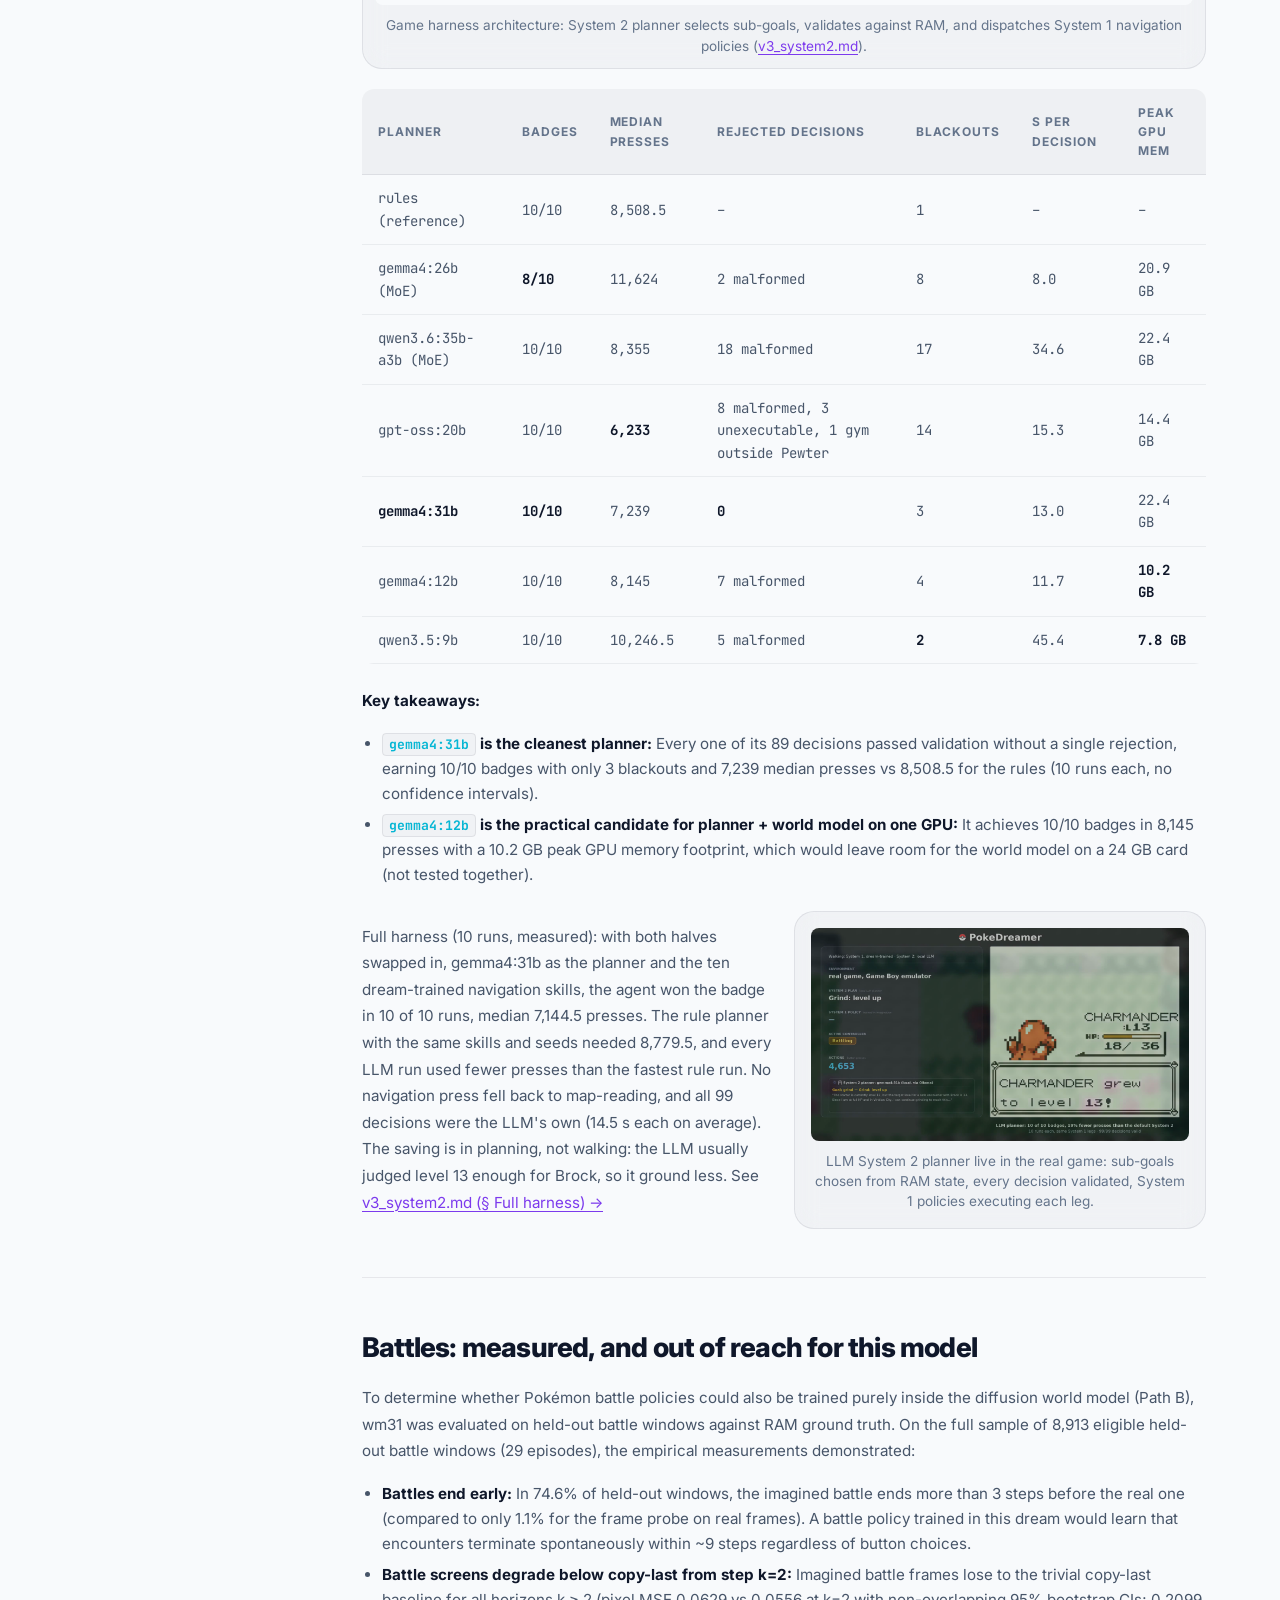
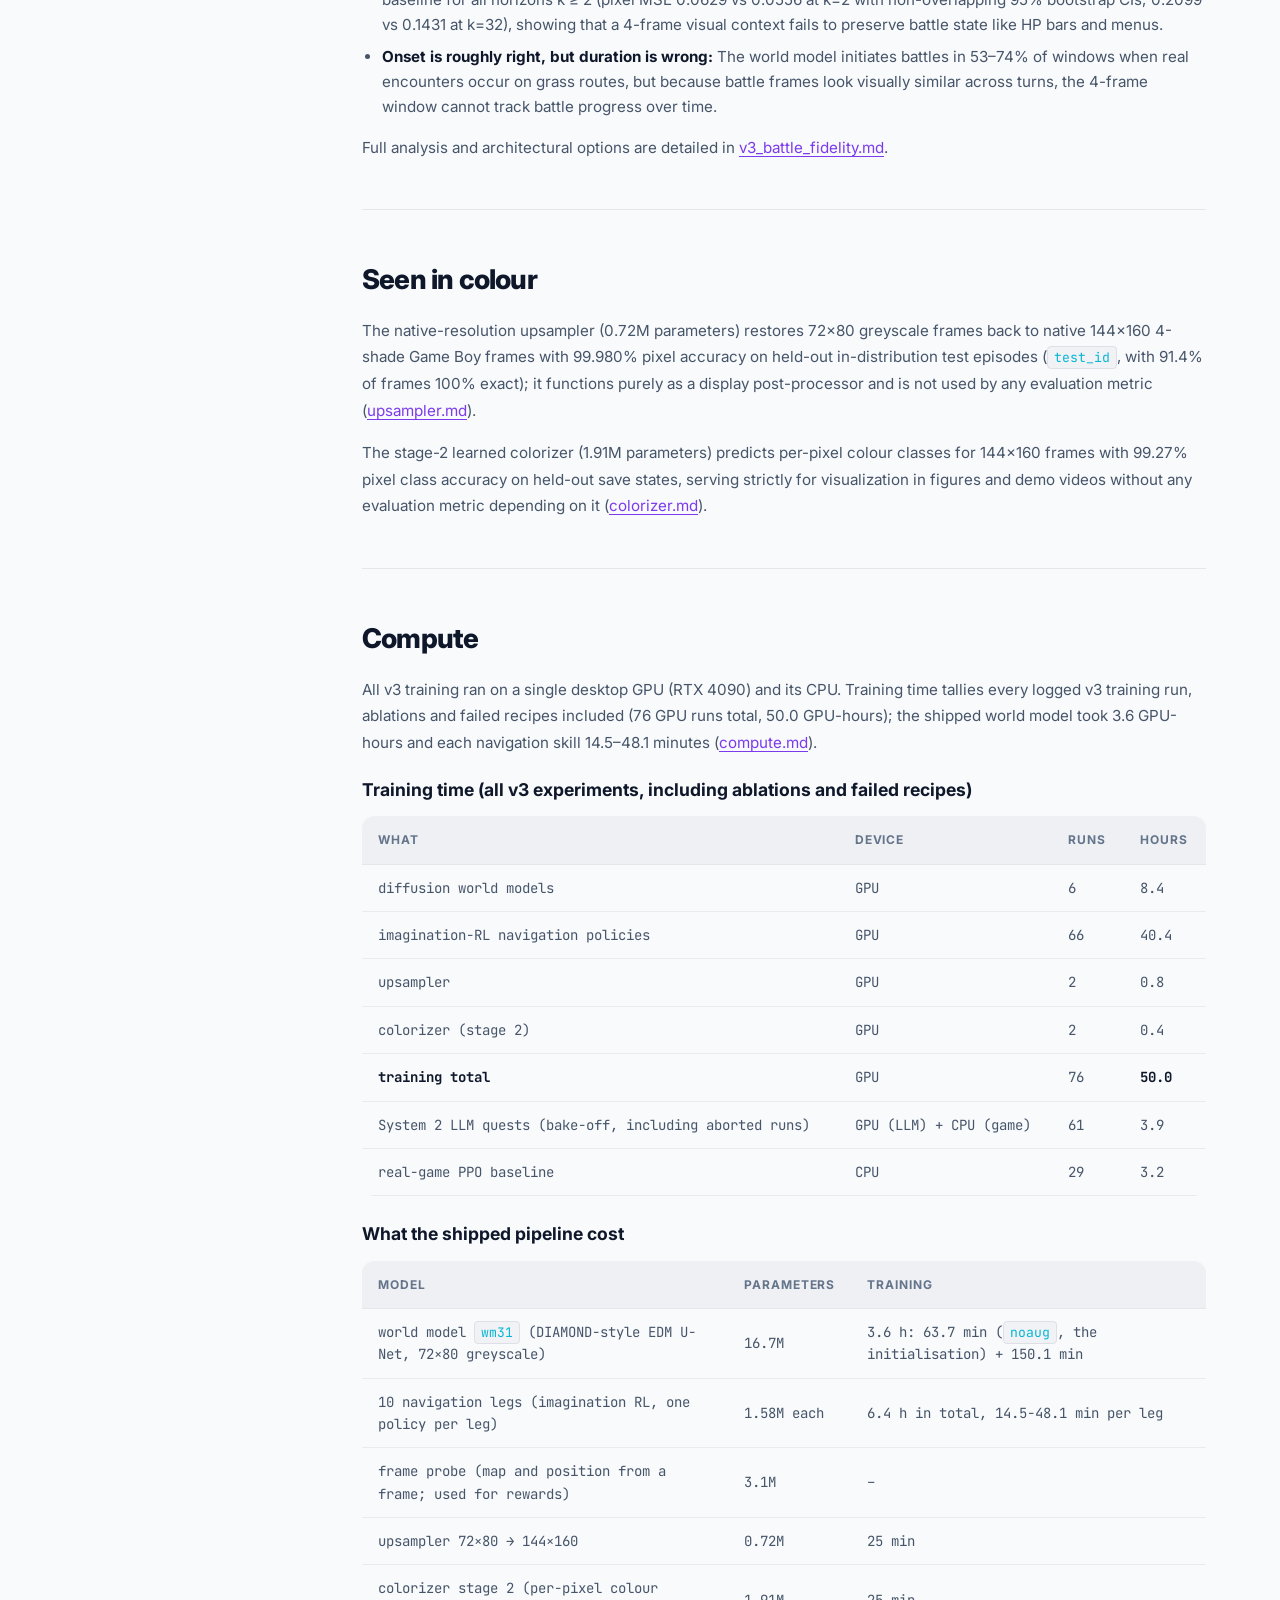
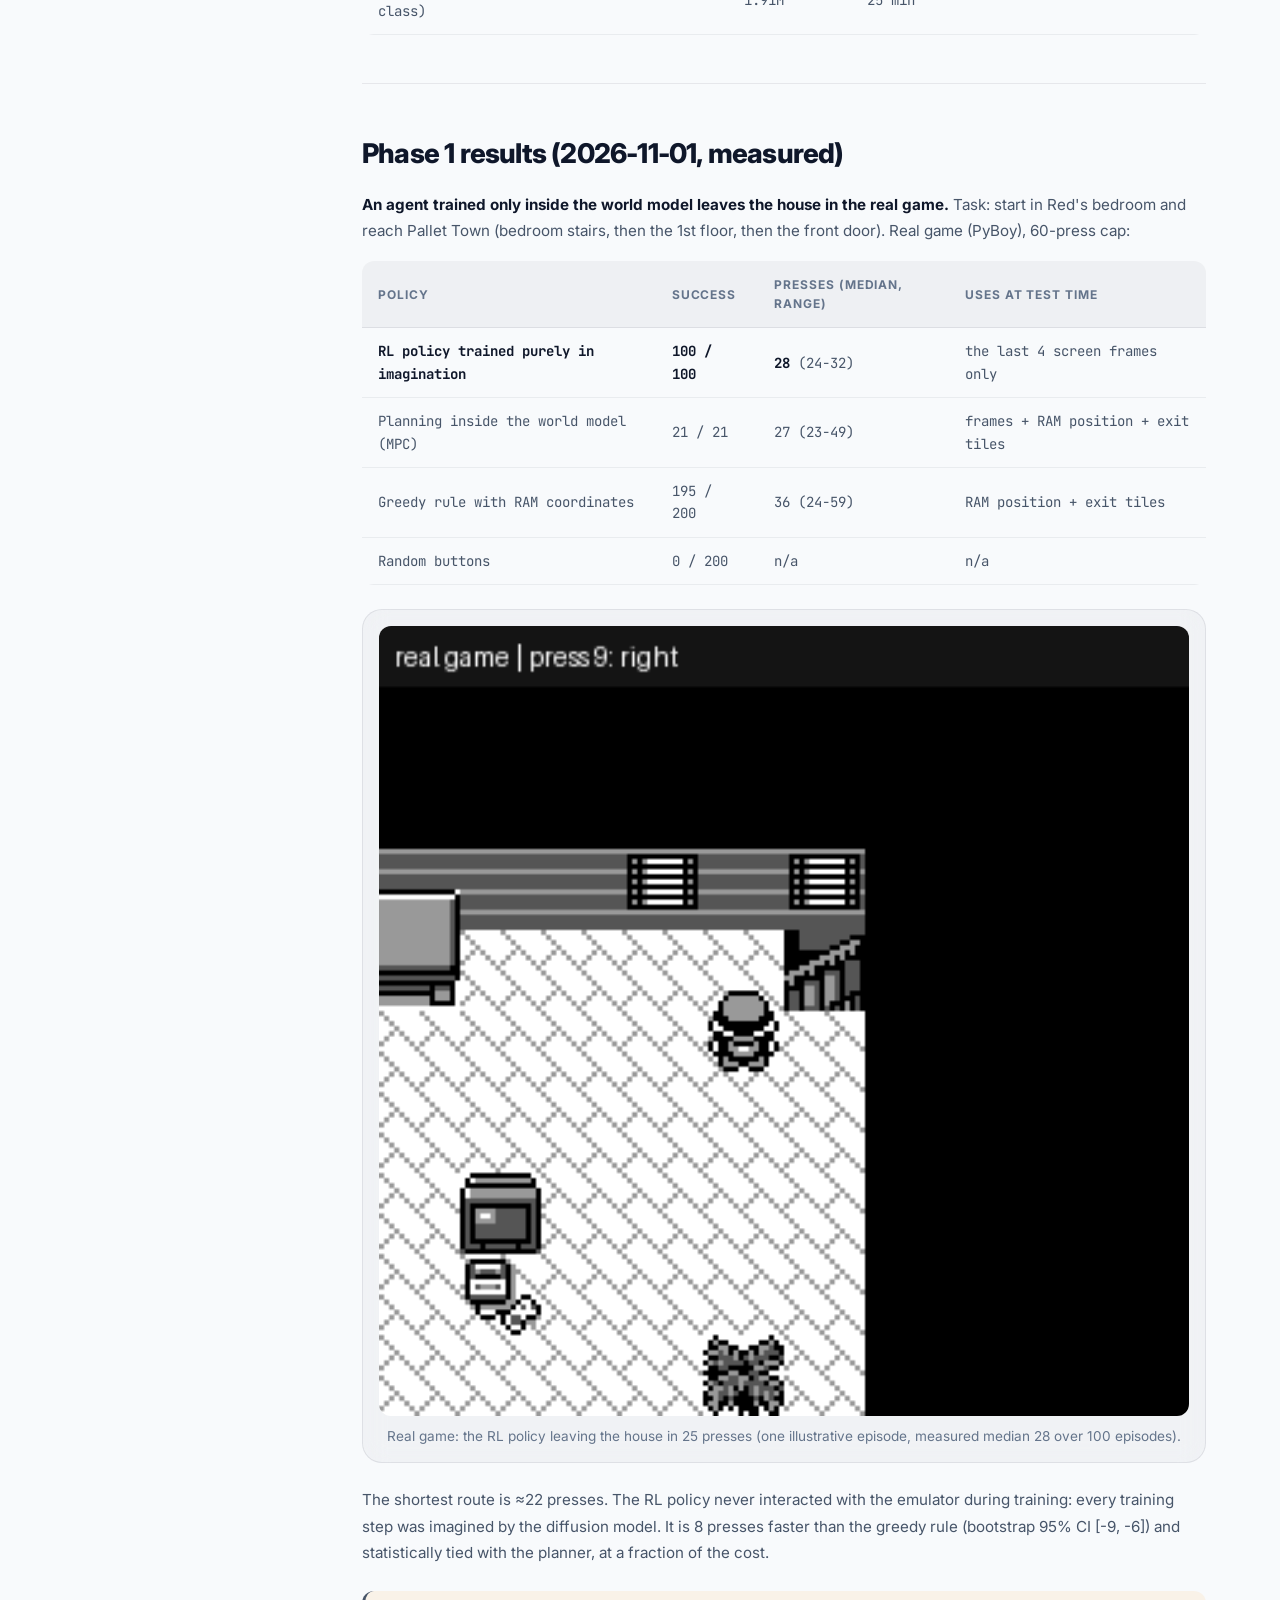
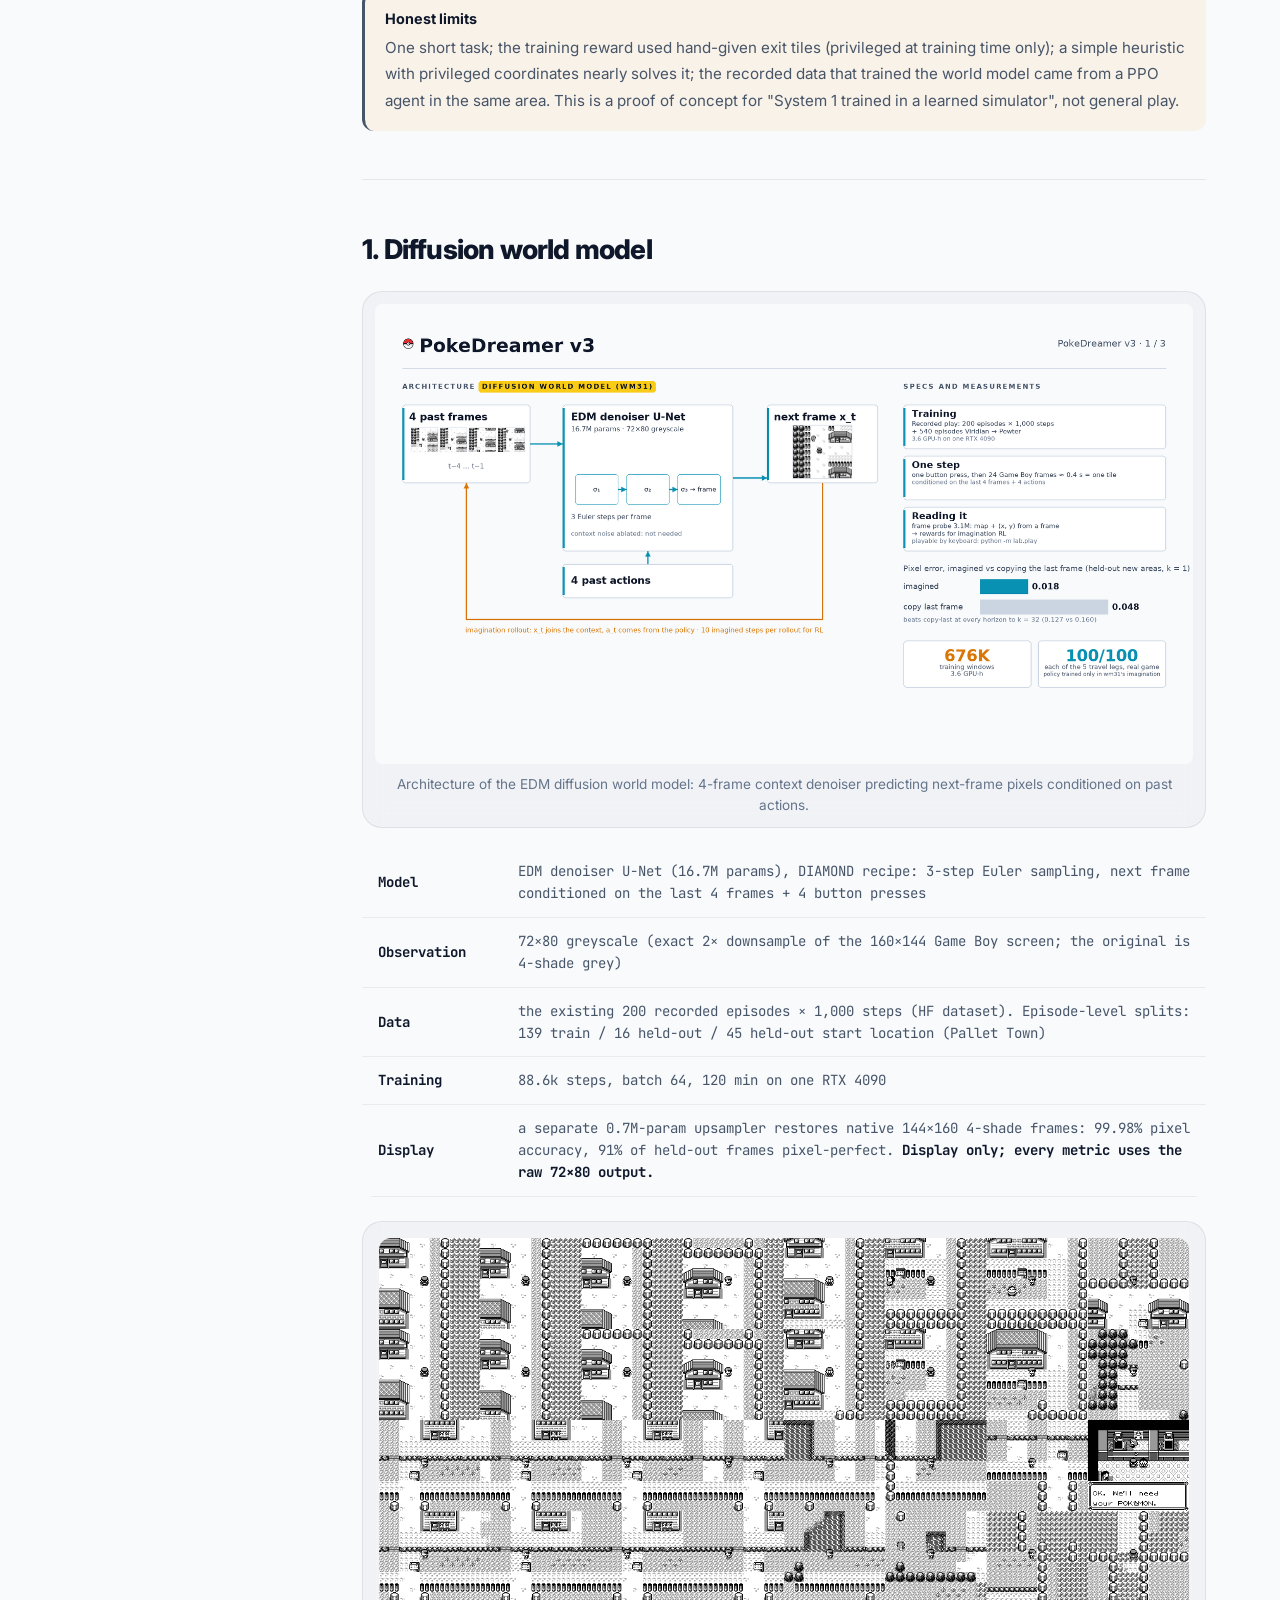
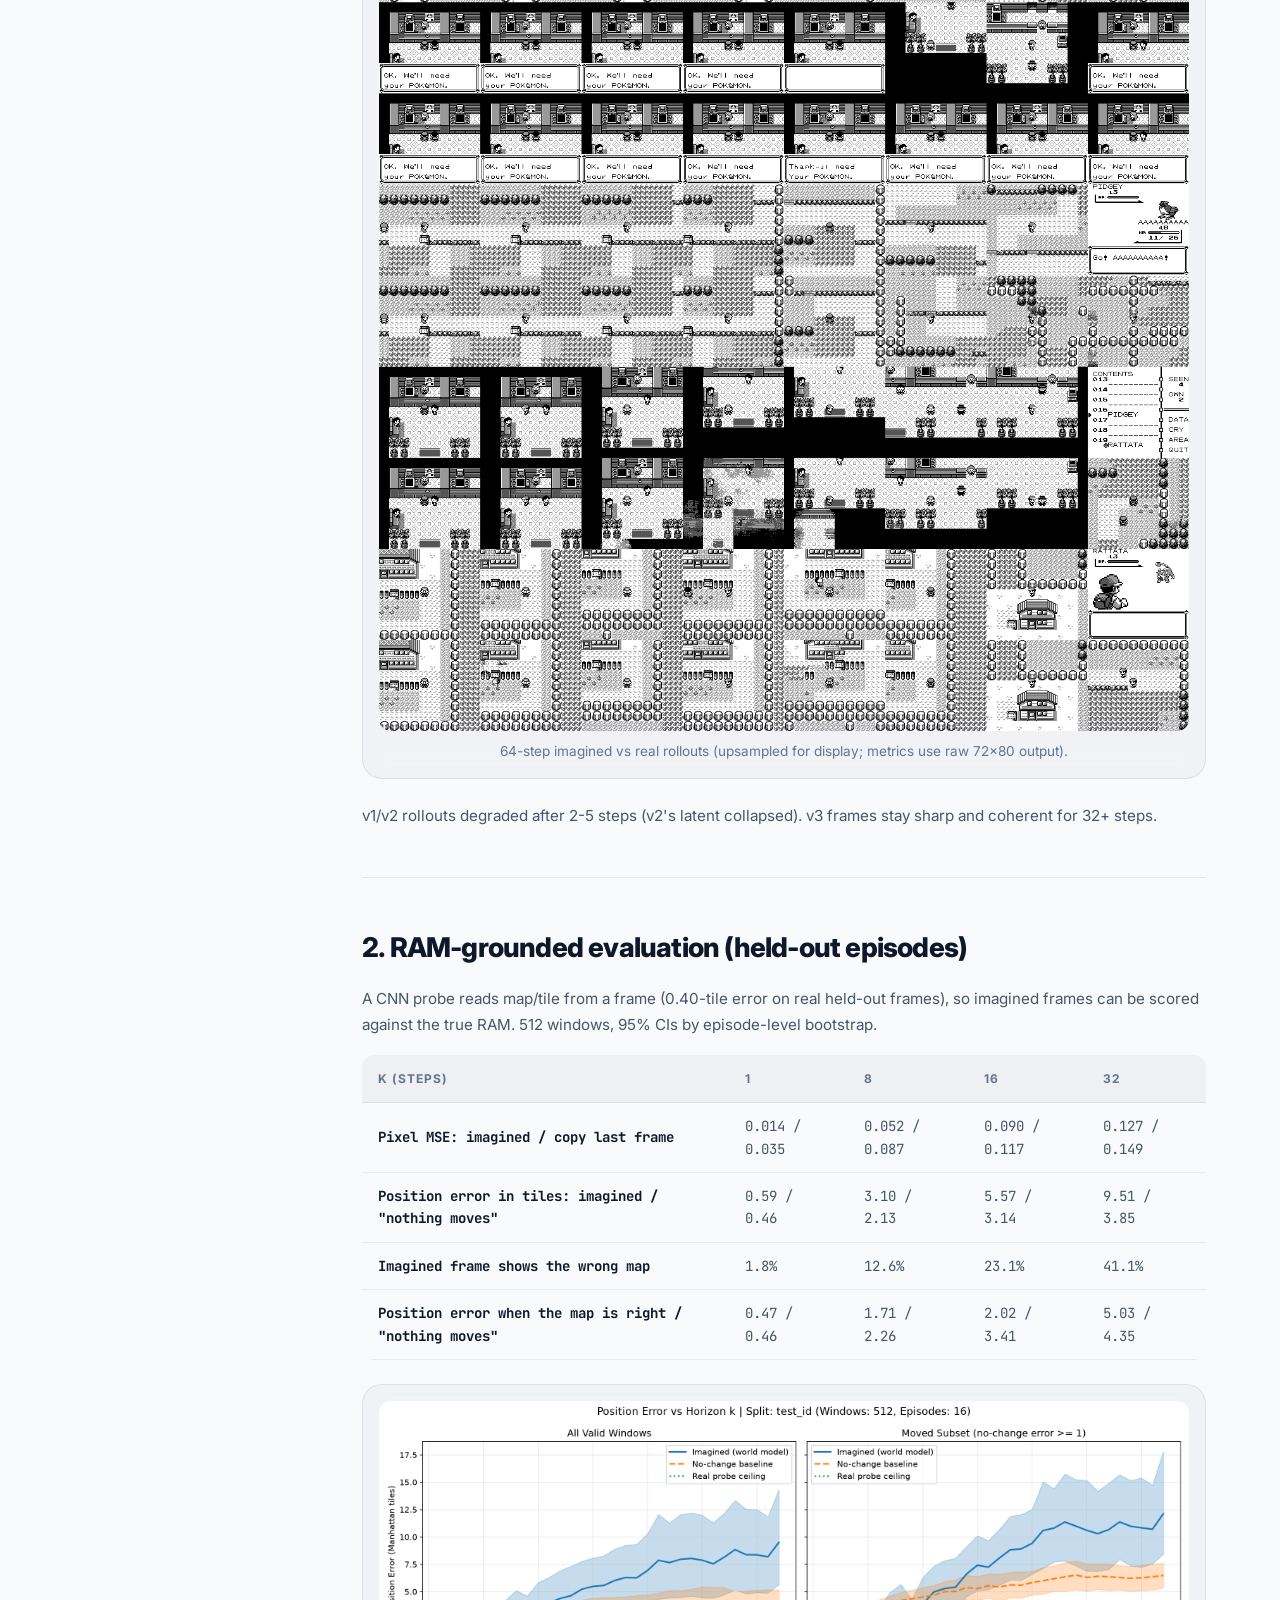
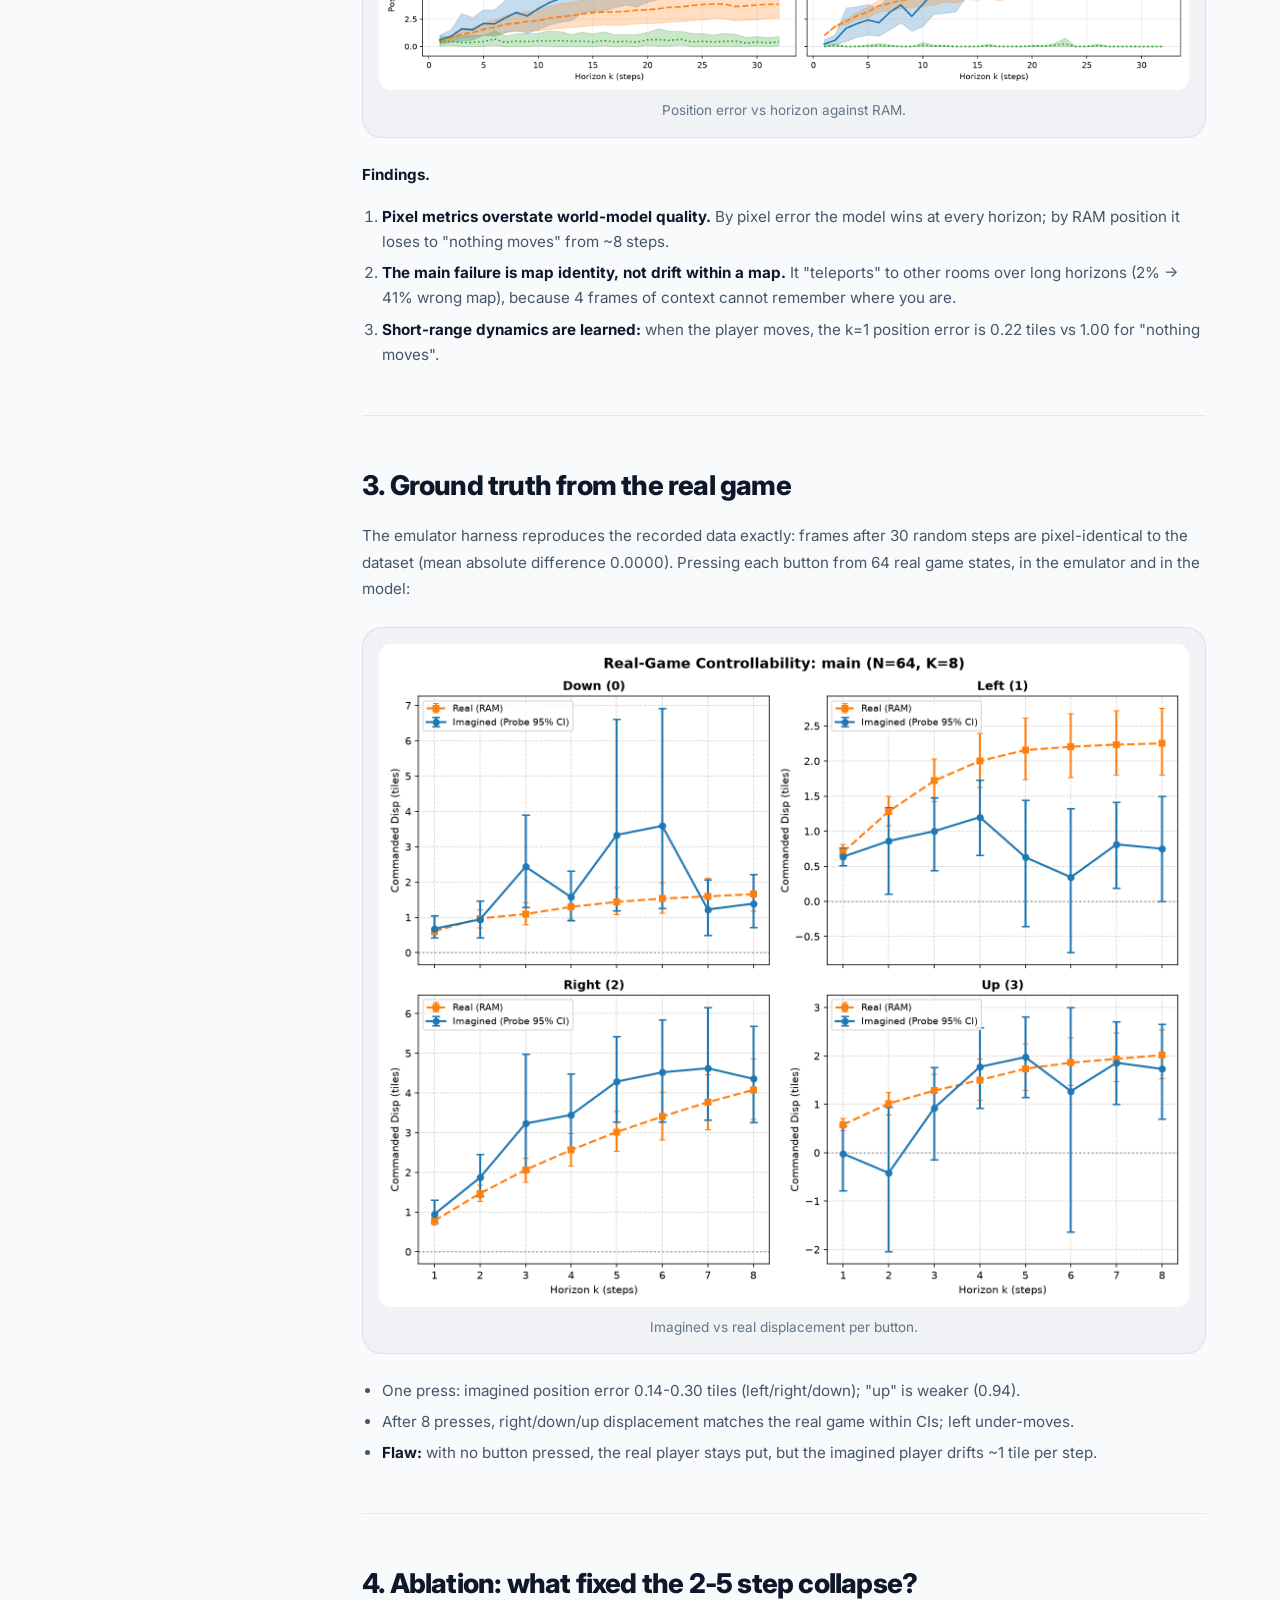
<file: docs/v3.html>
<!DOCTYPE html>
<html lang="en">
<head>
  <meta charset="UTF-8" />
  <meta name="viewport" content="width=device-width, initial-scale=1.0" />
  <title>PokéDreamer v3: Diffusion World Model + Dream-Trained Agent</title>
  <link rel="icon" href="assets/favicon.svg" type="image/svg+xml">
  <link rel="icon" href="assets/favicon-32.png" sizes="32x32" type="image/png">
  <link rel="apple-touch-icon" href="assets/apple-touch-icon.png">
  <meta name="description" content="PokéDreamer v3: A diffusion world model of Pokémon Red and ten dream-trained navigation skills carry an agent to the Boulder Badge in the real game in 30 of 30 runs." />
  <link rel="preconnect" href="https://fonts.googleapis.com" />
  <link rel="preconnect" href="https://fonts.gstatic.com" crossorigin />
  <link href="https://fonts.googleapis.com/css2?family=Inter:wght@300;400;500;600;700;800;900&family=JetBrains+Mono:wght@400;500;600&display=swap" rel="stylesheet" />
  <link rel="stylesheet" href="assets/style.css?v=1.5" />
  <script>
    (function() {
      const theme = localStorage.getItem('theme') || 'light';
      document.documentElement.setAttribute('data-theme', theme);
    })();
  </script>
</head>
<body>
  <nav id="navbar" class="navbar">
    <div class="nav-container">
      <a href="index.html" class="nav-brand"><span class="nav-logo">⚡</span><span>PokéDreamer</span></a>
      <ul class="nav-links" id="navLinks">
        <li><a href="index.html" class="nav-link">Home</a></li>
        <li><a href="v1.html" class="nav-link">v1 - VAE+GRU</a></li>
        <li><a href="v2.html" class="nav-link">v2 - RSSM</a></li>
        <li><a href="v3.html" class="nav-link active">v3 - Diffusion</a></li>
        <li><a href="api.html" class="nav-link">Code Reference</a></li>
        <li><a href="https://priyanshusah.com/projects/pokedreamer-rl" target="_blank" class="nav-link">Case Study</a></li>
        <li><a href="https://github.com/xoTEMPESTox/PokeDreamer" target="_blank" class="nav-link nav-cta">
          <svg width="16" height="16" viewBox="0 0 24 24" fill="currentColor"><path d="M12 0C5.374 0 0 5.373 0 12c0 5.302 3.438 9.8 8.207 11.387.599.111.793-.261.793-.577v-2.234c-3.338.726-4.033-1.416-4.033-1.416-.546-1.387-1.333-1.756-1.333-1.756-1.089-.745.083-.729.083-.729 1.205.084 1.839 1.237 1.839 1.237 1.07 1.834 2.807 1.304 3.492.997.107-.775.418-1.305.762-1.604-2.665-.305-5.467-1.334-5.467-5.931 0-1.311.469-2.381 1.236-3.221-.124-.303-.535-1.524.117-3.176 0 0 1.008-.322 3.301 1.23A11.509 11.509 0 0 1 12 5.803c1.02.005 2.047.138 3.006.404 2.291-1.552 3.297-1.23 3.297-1.23.653 1.653.242 2.874.118 3.176.77.84 1.235 1.911 1.235 3.221 0 4.609-2.807 5.624-5.479 5.921.43.372.823 1.102.823 2.222v3.293c0 .319.192.694.801.576C20.566 21.797 24 17.3 24 12c0-6.627-5.373-12-12-12z"/></svg>
          GitHub
        </a></li>
      </ul>
      <button id="themeToggle" class="theme-toggle" aria-label="Toggle Theme">
        <svg class="sun-icon" viewBox="0 0 24 24" fill="none" stroke="currentColor" stroke-width="2"><circle cx="12" cy="12" r="5"></circle><line x1="12" y1="1" x2="12" y2="3"></line><line x1="12" y1="21" x2="12" y2="23"></line><line x1="4.22" y1="4.22" x2="5.64" y2="5.64"></line><line x1="18.36" y1="18.36" x2="19.78" y2="19.78"></line><line x1="1" y1="12" x2="3" y2="12"></line><line x1="21" y1="12" x2="23" y2="12"></line><line x1="4.22" y1="19.78" x2="5.64" y2="18.36"></line><line x1="18.36" y1="5.64" x2="19.78" y2="4.22"></line></svg>
        <svg class="moon-icon" viewBox="0 0 24 24" fill="none" stroke="currentColor" stroke-width="2"><path d="M21 12.79A9 9 0 1 1 11.21 3 7 7 0 0 0 21 12.79z"></path></svg>
      </button>
      <button class="nav-toggle" id="navToggle" aria-label="Toggle navigation"><span></span><span></span><span></span></button>
    </div>
  </nav>

  <div class="page-hero">
    <div class="container page-hero-content">
      <div class="breadcrumb">
        <a href="index.html">Home</a>
        <span class="breadcrumb-sep">›</span>
        <span>v3 - Diffusion</span>
      </div>
      <div style="display:flex; align-items:center; gap:12px; margin-bottom:12px;">
        <span class="version-badge v3-badge">Completed ✓</span>
        <span style="font-size:0.8rem; color:var(--text-muted); font-family:var(--font-mono);">v3.md</span>
      </div>
      <h1 class="page-title">
        <span style="background: linear-gradient(135deg, #f59e0b, #ef4444, #9d5ff5); -webkit-background-clip:text; -webkit-text-fill-color:transparent; background-clip:text;">PokéDreamer v3</span><br>Diffusion World Model + Dream-Trained Agent
      </h1>
      <p class="page-subtitle">
        A diffusion world model of Pokémon Red, navigation policies trained entirely inside its imagination, and an agent that wins the Boulder Badge in 30 of 30 runs in the real game.
      </p>
    </div>
  </div>

  <div class="docs-layout">
    <aside class="docs-sidebar">
      <nav class="sidebar-nav">
        <div class="sidebar-title">v3 (Completed)</div>
        <a href="#showcase" class="sidebar-link">Showcase Video</a>
        <a href="#final-results" class="sidebar-link active">Final Results</a>
        <a href="#badge-quest" class="sidebar-link">The Badge Quest</a>
        <a href="#system2-bakeoff" class="sidebar-link">LLMs as System 2</a>
        <a href="#battles-eval" class="sidebar-link">Battles and Path B (next steps)</a>
        <a href="#seen-in-colour" class="sidebar-link">Seen in Colour</a>
        <a href="#compute" class="sidebar-link">Compute &amp; Model Sizes</a>
        <a href="#phase1-results" class="sidebar-link">Phase 1 Results (2026-11-01)</a>
        <a href="#diffusion-world-model" class="sidebar-link">1. Diffusion World Model</a>
        <a href="#ram-eval" class="sidebar-link">2. RAM-Grounded Eval</a>
        <a href="#real-game" class="sidebar-link">3. Real Game Ground Truth</a>
        <a href="#ablation" class="sidebar-link">4. Ablation Study</a>
        <a href="#negative-result" class="sidebar-link">5. Negative Result</a>
        <a href="#hybrid" class="sidebar-link">6. RAM-Conditioned Hybrid</a>
        <div class="sidebar-title">Roadmap &amp; Details</div>
        <a href="#status-completion" class="sidebar-link">Status at completion</a>
        <a href="#phase-2-plan" class="sidebar-link">Phase 2 Plan (2026-11-01)</a>
        <a href="#reproducing" class="sidebar-link">Reproducing Phase 1</a>
        <a href="#caveats" class="sidebar-link">Caveats</a>
        <a href="#original-plan" class="sidebar-link">Original Plan &amp; Status</a>
        <a href="api.html" class="sidebar-link" style="color:var(--accent-light);">→ Code Reference</a>
      </nav>
    </aside>

    <main class="docs-content prose">
      <!-- Status banners: Complete and Path B note -->
      <div class="callout callout-success" style="margin-top:0;">
        <div class="callout-title" style="font-size:1.05rem;">Complete</div>
        <p style="margin-bottom:0;">
          v3 is complete (2026-11-07). A diffusion world model of Pokémon Red (wm31, 16.7M parameters) and ten navigation skills trained only inside it carry an agent to the Boulder Badge in the real game in 30 of 30 runs (3 policy seeds × 10 quests); in 14 of the 30, every navigation leg was a world-model policy, with no fallback anywhere. Battles and goal sequencing are rules; local LLMs were also tested as the planner (5 of 6 reach 10/10 badges). All v3 training took 50.0 GPU-hours on one RTX 4090, ablations and failed recipes included. What is learned: how to walk between places. What is hand-written: battles and the choice of what to do next. This is not a sample-efficiency result: model-free PPO in the fast emulator reaches ≥95% on three of the navigation tasks within 10.8k-41.5k real steps (<a href="https://github.com/xoTEMPESTox/PokeDreamer/blob/main/lab/results/v3_agent.md" target="_blank" rel="noopener">v3_agent.md</a>); the world model's value is as a measured object and a simulator you can train in without the game.
        </p>
      </div>

      <div class="callout callout-note" style="margin-top:16px;">
        <div class="callout-title" style="font-size:1.05rem;">Next steps: Path B (planned)</div>
        <p style="margin-bottom:0;">
          Teaching the agent to battle inside the dream was not attempted in v3. In v3, navigation is learned in imagination while battles and goal choice are rules. We measured whether battles could be learned the same way, and for this world model the answer is no: imagined battles end early in 74.6% of 8,913 held-out battle windows (the frame probe on real frames: 1.1%), and imagined battle screens are worse than simply repeating the last frame from 2 steps on. A model that tracks battle state over many more frames (a longer context, or battle dynamics learned from RAM) could make it possible. Training battle policies inside a battle-capable world model is the next step: estimated ~50 GPU-hours on one RTX 4090 (planned); waiting for compute. See <a href="https://github.com/xoTEMPESTox/PokeDreamer/blob/main/lab/results/v3_battle_fidelity.md" target="_blank" rel="noopener">v3_battle_fidelity.md</a>.
        </p>
      </div>

      <p>
        v3 is the step this project has been building toward: a <strong>DIAMOND-style diffusion world model</strong> of Pokémon Red, and an agent whose navigation policies were trained <strong>entirely inside that model's imagination</strong> and then tested in the real game. It also introduces a measurement method: Pokémon Red's RAM gives exact ground truth (map, tile position, battle state), so imagination can be scored in game units (tiles, maps), not just pixels.
      </p>

      <p>
        <strong>Units:</strong> a <em>step</em> is one button press followed by 24 Game Boy frames (≈0.4 s, the time to walk one tile). 32 steps ≈ 13 s of gameplay. These are not video frames.
      </p>

      <!-- Showcase video -->
      <h2 id="showcase">Showcase video</h2>
      <figure class="glass-card" style="padding: 16px; margin-bottom: 20px;">
        <video id="showcaseVideo" controls preload="none" poster="assets/v3/showcase_poster.jpg" src="assets/v3/pokedreamer_v3_showcase.mp4" style="width: 100%; border-radius: 8px; display: block;"></video>
        <figcaption style="margin-top: 14px; text-align: center;">
          Full 1080p showcase: the diffusion world model, the game agent harness, the System 2 LLM planner with tool calls and RAM-validated decisions, and the System 1 dream-trained agent winning the badge in the real game.
        </figcaption>
      </figure>
      <div class="glass-card showcase-chapters" style="padding: 16px 20px; margin-bottom: 32px;">
        <span style="font-weight: 600; margin-right: 12px; font-size: 0.95rem;">Chapters:</span>
        <div style="display: flex; flex-wrap: wrap; gap: 10px; margin-top: 8px;">
          <a href="#t=0" class="btn btn-secondary btn-sm" onclick="seekShowcase(0, event)">0:00 3D opening</a>
          <a href="#t=5.27" class="btn btn-secondary btn-sm" onclick="seekShowcase(5.27, event)">0:05 What v3 contributes</a>
          <a href="#t=15.27" class="btn btn-secondary btn-sm" onclick="seekShowcase(15.27, event)">0:15 Upscale + colourise</a>
          <a href="#t=28.27" class="btn btn-secondary btn-sm" onclick="seekShowcase(28.27, event)">0:28 World model</a>
          <a href="#t=52.27" class="btn btn-secondary btn-sm" onclick="seekShowcase(52.27, event)">0:52 Game harness</a>
          <a href="#t=65.27" class="btn btn-secondary btn-sm" onclick="seekShowcase(65.27, event)">1:05 System 2: LLM planner</a>
          <a href="#t=82.27" class="btn btn-secondary btn-sm" onclick="seekShowcase(82.27, event)">1:22 System 1 in the real game</a>
          <a href="#t=122.87" class="btn btn-secondary btn-sm" onclick="seekShowcase(122.87, event)">2:03 By the numbers</a>
        </div>
      </div>

      <figure class="glass-card" style="padding: 12px; margin: 0 0 32px;">
        <img class="theme-img-dark" src="assets/v3/screen_value.png" alt="What PokeDreamer v3 contributes: research value and engineering value, each with a measured number" style="width: 100%; border-radius: var(--radius-md); display: block;" loading="lazy" />
        <img class="theme-img-light" src="assets/v3/screen_value_light.png" alt="What PokeDreamer v3 contributes: research value and engineering value, each with a measured number" style="width: 100%; border-radius: var(--radius-md); display: block;" loading="lazy" />
        <figcaption style="margin-top: 10px; font-size: 0.85rem; color: var(--text-muted); text-align: center;">
          What v3 contributes, in one screen (every number from lab/results/).
        </figcaption>
      </figure>

      <!-- Final results (measured) -->
      <h2 id="final-results">Final results (measured)</h2>
      <figure class="glass-card" style="padding: 12px; margin: 20px 0;">
        <img class="theme-img-dark" src="assets/v3/screen_numbers.png" alt="PokéDreamer v3 specs and compute by the numbers" style="width: 100%; border-radius: var(--radius-md); display: block;" loading="lazy" />
        <img class="theme-img-light" src="assets/v3/screen_numbers_light.png" alt="PokéDreamer v3 specs and compute by the numbers" style="width: 100%; border-radius: var(--radius-md); display: block;" loading="lazy" />
        <figcaption style="margin-top: 10px; font-size: 0.85rem; color: var(--text-muted); text-align: center;">
          By the numbers: 50.0 total GPU-hours across 76 runs, quest press comparisons, and display models.
        </figcaption>
      </figure>
      <p>
        The headline numbers for v3: how reliably the dream-trained walking works in the real game, how robust it is to where it starts, whether battles could be learned the same way (no), and whether a local LLM can replace the rule-based planner. All results are measured against the emulator's RAM as ground truth.
      </p>
      <div class="table-wrapper">
        <table class="data-table">
          <thead>
            <tr>
              <th>Scope / Task</th>
              <th>Result</th>
              <th>Page</th>
            </tr>
          </thead>
          <tbody>
            <tr>
              <td>Boulder Badge, real game, 10-leg agent</td>
              <td><strong>30/30 runs</strong> (3 seeds × 10)</td>
              <td><a href="https://github.com/xoTEMPESTox/PokeDreamer/blob/main/lab/results/v3_gym.md" target="_blank" rel="noopener">v3_gym</a></td>
            </tr>
            <tr>
              <td>Runs where every navigation leg is a world-model policy (no fallback anywhere)</td>
              <td><strong>14/30</strong></td>
              <td><a href="https://github.com/xoTEMPESTox/PokeDreamer/blob/main/lab/results/v3_gym.md" target="_blank" rel="noopener">v3_gym</a></td>
            </tr>
            <tr>
              <td>Navigation legs at 100/100 on all 3 seeds</td>
              <td>7 of 10; to_pewter_pc 100/0/100, forest 100/69/97</td>
              <td><a href="https://github.com/xoTEMPESTox/PokeDreamer/blob/main/lab/results/v3_gym.md" target="_blank" rel="noopener">v3_gym</a></td>
            </tr>
            <tr>
              <td>Start-tile robustness after fixing a reward hack (move gate)</td>
              <td><strong>2,339/2,340</strong> episodes over 26 start tiles</td>
              <td><a href="https://github.com/xoTEMPESTox/PokeDreamer/blob/main/lab/results/v3_tile_sweep.md" target="_blank" rel="noopener">v3_tile_sweep</a></td>
            </tr>
            <tr>
              <td>Can battles be trained inside this world model?</td>
              <td><strong>No:</strong> imagined battles end early in 74.6% of held-out windows (real-frame probe: 1.1%)</td>
              <td><a href="https://github.com/xoTEMPESTox/PokeDreamer/blob/main/lab/results/v3_battle_fidelity.md" target="_blank" rel="noopener">v3_battle_fidelity</a></td>
            </tr>
            <tr>
              <td>Local LLMs as System 2</td>
              <td>5 of 6 reach 10/10 badges</td>
              <td><a href="https://github.com/xoTEMPESTox/PokeDreamer/blob/main/lab/results/v3_system2.md" target="_blank" rel="noopener">v3_system2</a></td>
            </tr>
          </tbody>
        </table>
      </div>

      <!-- The badge quest -->
      <h2 id="badge-quest">The badge quest</h2>
      <p>
        The gym quest asks whether the System 1/2 agent (learned walking, rule-based battles and goal choice) can earn the Boulder Badge (defeating Gym Leader Brock) in the real Game Boy emulator with no human input, starting from Charmander L8 in Viridian City. The agent operates under a System 1 / System 2 architecture: System 2 serves as the high-level planner over Game Boy RAM status (sequencing grinding, healing, route traversal, and gym challenges), while System 1 executes low-level navigation and battle moves. In the headline configuration with all 10 navigation legs driven by policies trained entirely inside the diffusion world model's imagination, the agent achieves <strong>30/30 badges</strong> across three policy-training seeds (10 quests each, quest seeds 100-109), with <strong>14 of 30 quests</strong> completing the full journey from Viridian City through Brock without triggering privileged pathfinding fallback anywhere. Seven of the ten navigation legs achieve 100/100 success across all three seeds; the only legs not reaching 100/100 on all seeds are <code>to_pewter_pc</code> (100 / 0 / 100, where seed 1 enters a local optimum on the Center door tile) and <code>forest</code> (100 / 69 / 97, where seed 1 stalls at an Antidote item ball that training data barely covers). See <a href="https://github.com/xoTEMPESTox/PokeDreamer/blob/main/lab/results/v3_gym.md" target="_blank" rel="noopener">v3_gym.md</a>.
      </p>

      <div class="gifs-grid" style="grid-template-columns: 1fr 1fr;">
        <figure class="glass-card">
          <video autoplay muted loop playsinline poster="assets/v3/showcase_gym_poster.png" src="assets/v3/showcase_gym.mp4" style="width: 100%; border-radius: 8px; display: block;"></video>
          <figcaption>Winning the Boulder Badge in the real game: walking is a System 1 policy trained only in the world model; 30/30 runs (<a href="https://github.com/xoTEMPESTox/PokeDreamer/blob/main/lab/results/v3_gym.md" target="_blank" rel="noopener">v3_gym</a>).</figcaption>
        </figure>
        <figure class="glass-card">
          <video autoplay muted loop playsinline poster="assets/v3/showcase_split_poster.png" src="assets/v3/showcase_split.mp4" style="width: 100%; border-radius: 8px; display: block;"></video>
          <figcaption>Imagination rollout vs real game: the diffusion world model imagining the same moments from the same buttons, re-anchored on 4 real frames every 10 steps (<a href="https://github.com/xoTEMPESTox/PokeDreamer/blob/main/lab/results/v3_dwm_eval.md" target="_blank" rel="noopener">v3_dwm_eval</a>).</figcaption>
        </figure>
      </div>

      <figure class="glass-card" style="margin: 24px 0; padding: 16px; overflow: hidden;">
        <img src="assets/v3/fig_door_warp.png" alt="Imagined vs real map changes per button around Pokémon Center doors and mats" style="width: 100%; border-radius: var(--radius-md); display: block;" />
        <figcaption style="margin-top: 10px; font-size: 0.85rem; color: var(--text-muted); text-align: center;">
          Policies exploit the model's errors, and RAM is what reveals it: the frame probe confuses the identical-looking Pokémon Center interiors, so pressing <em>right</em> on the Pewter Center mat looked like an exit in imagination; treating Center reads as one interior took leave_pewter_pc from 72/68/100 to 100/100/100.
        </figcaption>
      </figure>

      <!-- Game harness: local LLMs as System 2 -->
      <h2 id="system2-bakeoff">Game harness: local LLMs as System 2</h2>
      <p>
        The game harness cleanly separates high-level planning from low-level execution: System 2 selects the current sub-goal from Game Boy RAM state (e.g., when to grind, heal, travel, or enter the gym), can call tools including Pokédex lookup and guide search over Bulbapedia (<code>lab/agent/web_search.py</code>), and validates every decision against game memory before dispatching to System 1. In the bake-off below the planner is the only variable: navigation is the map-reading BFS planner and battles are rules for every row, so the badge rate measures planning on top of a fixed, non-learned System 1.
      </p>

      <figure class="glass-card" style="padding: 12px; margin: 20px 0;">
        <img class="theme-img-dark" src="assets/v3/screen_harness.png" alt="Game harness architecture diagram" style="width: 100%; border-radius: 8px; display: block;" loading="lazy" />
        <img class="theme-img-light" src="assets/v3/screen_harness_light.png" alt="Game harness architecture diagram" style="width: 100%; border-radius: 8px; display: block;" loading="lazy" />
        <figcaption style="text-align: center; margin-top: 10px;">
          Game harness architecture: System 2 planner selects sub-goals, validates against RAM, and dispatches System 1 navigation policies (<a href="https://github.com/xoTEMPESTox/PokeDreamer/blob/main/lab/results/v3_system2.md" target="_blank" rel="noopener">v3_system2.md</a>).
        </figcaption>
      </figure>

      <div class="table-wrapper">
        <table class="data-table">
          <thead>
            <tr>
              <th>Planner</th>
              <th>Badges</th>
              <th>Median presses</th>
              <th>Rejected decisions</th>
              <th>Blackouts</th>
              <th>s per decision</th>
              <th>Peak GPU mem</th>
            </tr>
          </thead>
          <tbody>
            <tr>
              <td>rules (reference)</td>
              <td>10/10</td>
              <td>8,508.5</td>
              <td>–</td>
              <td>1</td>
              <td>–</td>
              <td>–</td>
            </tr>
            <tr>
              <td>gemma4:26b (MoE)</td>
              <td><strong>8/10</strong></td>
              <td>11,624</td>
              <td>2 malformed</td>
              <td>8</td>
              <td>8.0</td>
              <td>20.9 GB</td>
            </tr>
            <tr>
              <td>qwen3.6:35b-a3b (MoE)</td>
              <td>10/10</td>
              <td>8,355</td>
              <td>18 malformed</td>
              <td>17</td>
              <td>34.6</td>
              <td>22.4 GB</td>
            </tr>
            <tr>
              <td>gpt-oss:20b</td>
              <td>10/10</td>
              <td><strong>6,233</strong></td>
              <td>8 malformed, 3 unexecutable, 1 gym outside Pewter</td>
              <td>14</td>
              <td>15.3</td>
              <td>14.4 GB</td>
            </tr>
            <tr>
              <td><strong>gemma4:31b</strong></td>
              <td><strong>10/10</strong></td>
              <td>7,239</td>
              <td><strong>0</strong></td>
              <td>3</td>
              <td>13.0</td>
              <td>22.4 GB</td>
            </tr>
            <tr>
              <td>gemma4:12b</td>
              <td>10/10</td>
              <td>8,145</td>
              <td>7 malformed</td>
              <td>4</td>
              <td>11.7</td>
              <td><strong>10.2 GB</strong></td>
            </tr>
            <tr>
              <td>qwen3.5:9b</td>
              <td>10/10</td>
              <td>10,246.5</td>
              <td>5 malformed</td>
              <td><strong>2</strong></td>
              <td>45.4</td>
              <td><strong>7.8 GB</strong></td>
            </tr>
          </tbody>
        </table>
      </div>

      <p><strong>Key takeaways:</strong></p>
      <ul>
        <li><strong><code>gemma4:31b</code> is the cleanest planner:</strong> Every one of its 89 decisions passed validation without a single rejection, earning 10/10 badges with only 3 blackouts and 7,239 median presses vs 8,508.5 for the rules (10 runs each, no confidence intervals).</li>
        <li><strong><code>gemma4:12b</code> is the practical candidate for planner + world model on one GPU:</strong> It achieves 10/10 badges in 8,145 presses with a 10.2 GB peak GPU memory footprint, which would leave room for the world model on a 24 GB card (not tested together).</li>
      </ul>

      <div class="gifs-grid" style="margin: 24px 0; align-items: center; grid-template-columns: 1fr 1fr;">
        <div>
          <p style="margin-bottom: 0;">
            Full harness (10 runs, measured): with both halves swapped in, gemma4:31b as the planner and the ten dream-trained navigation skills, the agent won the badge in 10 of 10 runs, median 7,144.5 presses. The rule planner with the same skills and seeds needed 8,779.5, and every LLM run used fewer presses than the fastest rule run. No navigation press fell back to map-reading, and all 99 decisions were the LLM's own (14.5 s each on average). The saving is in planning, not walking: the LLM usually judged level 13 enough for Brock, so it ground less. See <a href="https://github.com/xoTEMPESTox/PokeDreamer/blob/main/lab/results/v3_system2.md#full-harness-llm-system-2--dream-trained-system-1-10-runs-measured-2026-11-07" target="_blank" rel="noopener">v3_system2.md (§ Full harness) →</a>
          </p>
        </div>
        <figure class="glass-card">
          <video autoplay muted loop playsinline poster="assets/v3/showcase_harness_llm_poster.png" src="assets/v3/showcase_harness_llm.mp4" style="width: 100%; border-radius: 8px; display: block;"></video>
          <figcaption>LLM System 2 planner live in the real game: sub-goals chosen from RAM state, every decision validated, System 1 policies executing each leg.</figcaption>
        </figure>
      </div>

      <!-- Battles fidelity -->
      <h2 id="battles-eval">Battles: measured, and out of reach for this model</h2>
      <p>
        To determine whether Pokémon battle policies could also be trained purely inside the diffusion world model (Path B), wm31 was evaluated on held-out battle windows against RAM ground truth. On the full sample of 8,913 eligible held-out battle windows (29 episodes), the empirical measurements demonstrated:
      </p>
      <ul>
        <li><strong>Battles end early:</strong> In 74.6% of held-out windows, the imagined battle ends more than 3 steps before the real one (compared to only 1.1% for the frame probe on real frames). A battle policy trained in this dream would learn that encounters terminate spontaneously within ~9 steps regardless of button choices.</li>
        <li><strong>Battle screens degrade below copy-last from step k=2:</strong> Imagined battle frames lose to the trivial copy-last baseline for all horizons k ≥ 2 (pixel MSE 0.0629 vs 0.0556 at k=2 with non-overlapping 95% bootstrap CIs; 0.2099 vs 0.1431 at k=32), showing that a 4-frame visual context fails to preserve battle state like HP bars and menus.</li>
        <li><strong>Onset is roughly right, but duration is wrong:</strong> The world model initiates battles in 53–74% of windows when real encounters occur on grass routes, but because battle frames look visually similar across turns, the 4-frame window cannot track battle progress over time.</li>
      </ul>
      <p>
        Full analysis and architectural options are detailed in <a href="https://github.com/xoTEMPESTox/PokeDreamer/blob/main/lab/results/v3_battle_fidelity.md" target="_blank" rel="noopener">v3_battle_fidelity.md</a>.
      </p>

      <!-- Seen in colour -->
      <h2 id="seen-in-colour">Seen in colour</h2>
      <p>
        The native-resolution upsampler (0.72M parameters) restores 72×80 greyscale frames back to native 144×160 4-shade Game Boy frames with 99.980% pixel accuracy on held-out in-distribution test episodes (<code>test_id</code>, with 91.4% of frames 100% exact); it functions purely as a display post-processor and is not used by any evaluation metric (<a href="https://github.com/xoTEMPESTox/PokeDreamer/blob/main/lab/results/upsampler.md" target="_blank" rel="noopener">upsampler.md</a>).
      </p>
      <p>
        The stage-2 learned colorizer (1.91M parameters) predicts per-pixel colour classes for 144×160 frames with 99.27% pixel class accuracy on held-out save states, serving strictly for visualization in figures and demo videos without any evaluation metric depending on it (<a href="https://github.com/xoTEMPESTox/PokeDreamer/blob/main/lab/results/colorizer.md" target="_blank" rel="noopener">colorizer.md</a>).
      </p>

      <!-- Compute -->
      <h2 id="compute">Compute</h2>
      <p>
        All v3 training ran on a single desktop GPU (RTX 4090) and its CPU. Training time tallies every logged v3 training run, ablations and failed recipes included (76 GPU runs total, 50.0 GPU-hours); the shipped world model took 3.6 GPU-hours and each navigation skill 14.5–48.1 minutes (<a href="https://github.com/xoTEMPESTox/PokeDreamer/blob/main/lab/results/compute.md" target="_blank" rel="noopener">compute.md</a>).
      </p>

      <h3 style="font-size:1.1rem; margin-top:20px; color:var(--text-primary);">Training time (all v3 experiments, including ablations and failed recipes)</h3>
      <div class="table-wrapper">
        <table class="data-table">
          <thead>
            <tr>
              <th>what</th>
              <th>device</th>
              <th>runs</th>
              <th>hours</th>
            </tr>
          </thead>
          <tbody>
            <tr>
              <td>diffusion world models</td>
              <td>GPU</td>
              <td>6</td>
              <td>8.4</td>
            </tr>
            <tr>
              <td>imagination-RL navigation policies</td>
              <td>GPU</td>
              <td>66</td>
              <td>40.4</td>
            </tr>
            <tr>
              <td>upsampler</td>
              <td>GPU</td>
              <td>2</td>
              <td>0.8</td>
            </tr>
            <tr>
              <td>colorizer (stage 2)</td>
              <td>GPU</td>
              <td>2</td>
              <td>0.4</td>
            </tr>
            <tr>
              <td><strong>training total</strong></td>
              <td>GPU</td>
              <td>76</td>
              <td><strong>50.0</strong></td>
            </tr>
            <tr>
              <td>System 2 LLM quests (bake-off, including aborted runs)</td>
              <td>GPU (LLM) + CPU (game)</td>
              <td>61</td>
              <td>3.9</td>
            </tr>
            <tr>
              <td>real-game PPO baseline</td>
              <td>CPU</td>
              <td>29</td>
              <td>3.2</td>
            </tr>
          </tbody>
        </table>
      </div>

      <h3 style="font-size:1.1rem; margin-top:24px; color:var(--text-primary);">What the shipped pipeline cost</h3>
      <div class="table-wrapper">
        <table class="data-table">
          <thead>
            <tr>
              <th>model</th>
              <th>parameters</th>
              <th>training</th>
            </tr>
          </thead>
          <tbody>
            <tr>
              <td>world model <code>wm31</code> (DIAMOND-style EDM U-Net, 72×80 greyscale)</td>
              <td>16.7M</td>
              <td>3.6 h: 63.7 min (<code>noaug</code>, the initialisation) + 150.1 min</td>
            </tr>
            <tr>
              <td>10 navigation legs (imagination RL, one policy per leg)</td>
              <td>1.58M each</td>
              <td>6.4 h in total, 14.5-48.1 min per leg</td>
            </tr>
            <tr>
              <td>frame probe (map and position from a frame; used for rewards)</td>
              <td>3.1M</td>
              <td>–</td>
            </tr>
            <tr>
              <td>upsampler 72×80 → 144×160</td>
              <td>0.72M</td>
              <td>25 min</td>
            </tr>
            <tr>
              <td>colorizer stage 2 (per-pixel colour class)</td>
              <td>1.91M</td>
              <td>25 min</td>
            </tr>
          </tbody>
        </table>
      </div>

      <!-- Phase 1 results (2026-11-01, measured) -->
      <a id="headline"></a>
      <h2 id="phase1-results">Phase 1 results (2026-11-01, measured)</h2>
      <p>
        <strong>An agent trained only inside the world model leaves the house in the real game.</strong> Task: start in Red's bedroom and reach Pallet Town (bedroom stairs, then the 1st floor, then the front door). Real game (PyBoy), 60-press cap:
      </p>

      <div class="table-wrapper">
        <table class="data-table">
          <thead>
            <tr>
              <th>Policy</th>
              <th>Success</th>
              <th>Presses (median, range)</th>
              <th>Uses at test time</th>
            </tr>
          </thead>
          <tbody>
            <tr>
              <td><strong>RL policy trained purely in imagination</strong></td>
              <td><strong>100 / 100</strong></td>
              <td><strong>28</strong> (24-32)</td>
              <td>the last 4 screen frames only</td>
            </tr>
            <tr>
              <td>Planning inside the world model (MPC)</td>
              <td>21 / 21</td>
              <td>27 (23-49)</td>
              <td>frames + RAM position + exit tiles</td>
            </tr>
            <tr>
              <td>Greedy rule with RAM coordinates</td>
              <td>195 / 200</td>
              <td>36 (24-59)</td>
              <td>RAM position + exit tiles</td>
            </tr>
            <tr>
              <td>Random buttons</td>
              <td>0 / 200</td>
              <td>n/a</td>
              <td>n/a</td>
            </tr>
          </tbody>
        </table>
      </div>

      <figure class="glass-card" style="margin: 24px 0; padding: 16px; overflow: hidden;">
        <img src="assets/v3/agent_trained_in_imagination.gif" alt="Real game: RL policy trained in imagination leaves the house in 25 presses" style="width: 100%; border-radius: var(--radius-md); display: block;" />
        <figcaption style="margin-top: 10px; font-size: 0.85rem; color: var(--text-muted); text-align: center;">
          Real game: the RL policy leaving the house in 25 presses (one illustrative episode, measured median 28 over 100 episodes).
        </figcaption>
      </figure>

      <p>
        The shortest route is ≈22 presses. The RL policy never interacted with the emulator during training: every training step was imagined by the diffusion model. It is 8 presses faster than the greedy rule (bootstrap 95% CI [-9, -6]) and statistically tied with the planner, at a fraction of the cost.
      </p>

      <div class="callout callout-warn">
        <div class="callout-title">Honest limits</div>
        <p style="margin-bottom:0;">
          One short task; the training reward used hand-given exit tiles (privileged at training time only); a simple heuristic with privileged coordinates nearly solves it; the recorded data that trained the world model came from a PPO agent in the same area. This is a proof of concept for "System 1 trained in a learned simulator", not general play.
        </p>
      </div>

      <h2 id="diffusion-world-model">1. Diffusion world model</h2>
      <figure class="glass-card" style="padding: 12px; margin: 20px 0;">
        <img class="theme-img-dark" src="assets/v3/screen_world_model.png" alt="PokéDreamer v3 EDM diffusion world model architecture" style="width: 100%; border-radius: 8px; display: block;" loading="lazy" />
        <img class="theme-img-light" src="assets/v3/screen_world_model_light.png" alt="PokéDreamer v3 EDM diffusion world model architecture" style="width: 100%; border-radius: 8px; display: block;" loading="lazy" />
        <figcaption style="text-align: center; margin-top: 10px;">
          Architecture of the EDM diffusion world model: 4-frame context denoiser predicting next-frame pixels conditioned on past actions.
        </figcaption>
      </figure>
      <div class="table-wrapper">
        <table class="data-table">
          <tbody>
            <tr>
              <td style="width: 140px;"><strong>Model</strong></td>
              <td>EDM denoiser U-Net (16.7M params), DIAMOND recipe: 3-step Euler sampling, next frame conditioned on the last 4 frames + 4 button presses</td>
            </tr>
            <tr>
              <td><strong>Observation</strong></td>
              <td>72×80 greyscale (exact 2× downsample of the 160×144 Game Boy screen; the original is 4-shade grey)</td>
            </tr>
            <tr>
              <td><strong>Data</strong></td>
              <td>the existing 200 recorded episodes × 1,000 steps (HF dataset). Episode-level splits: 139 train / 16 held-out / 45 held-out start location (Pallet Town)</td>
            </tr>
            <tr>
              <td><strong>Training</strong></td>
              <td>88.6k steps, batch 64, 120 min on one RTX 4090</td>
            </tr>
            <tr>
              <td><strong>Display</strong></td>
              <td>a separate 0.7M-param upsampler restores native 144×160 4-shade frames: 99.98% pixel accuracy, 91% of held-out frames pixel-perfect. <strong>Display only; every metric uses the raw 72×80 output.</strong></td>
            </tr>
          </tbody>
        </table>
      </div>

      <figure class="glass-card" style="margin: 24px 0; padding: 16px; overflow: hidden;">
        <img src="assets/v3/rollouts_vs_real_upsampled.png" alt="64-step imagined vs real rollouts, upsampled for display" style="width: 100%; border-radius: var(--radius-md); display: block;" />
        <figcaption style="margin-top: 10px; font-size: 0.85rem; color: var(--text-muted); text-align: center;">
          64-step imagined vs real rollouts (upsampled for display; metrics use raw 72x80 output).
        </figcaption>
      </figure>

      <p>
        v1/v2 rollouts degraded after 2-5 steps (v2's latent collapsed). v3 frames stay sharp and coherent for 32+ steps.
      </p>

      <h2 id="ram-eval">2. RAM-grounded evaluation (held-out episodes)</h2>
      <p>
        A CNN probe reads map/tile from a frame (0.40-tile error on real held-out frames), so imagined frames can be scored against the true RAM. 512 windows, 95% CIs by episode-level bootstrap.
      </p>

      <div class="table-wrapper">
        <table class="data-table">
          <thead>
            <tr>
              <th>k (steps)</th>
              <th>1</th>
              <th>8</th>
              <th>16</th>
              <th>32</th>
            </tr>
          </thead>
          <tbody>
            <tr>
              <td><strong>Pixel MSE: imagined / copy last frame</strong></td>
              <td>0.014 / 0.035</td>
              <td>0.052 / 0.087</td>
              <td>0.090 / 0.117</td>
              <td>0.127 / 0.149</td>
            </tr>
            <tr>
              <td><strong>Position error in tiles: imagined / "nothing moves"</strong></td>
              <td>0.59 / 0.46</td>
              <td>3.10 / 2.13</td>
              <td>5.57 / 3.14</td>
              <td>9.51 / 3.85</td>
            </tr>
            <tr>
              <td><strong>Imagined frame shows the wrong map</strong></td>
              <td>1.8%</td>
              <td>12.6%</td>
              <td>23.1%</td>
              <td>41.1%</td>
            </tr>
            <tr>
              <td><strong>Position error when the map is right / "nothing moves"</strong></td>
              <td>0.47 / 0.46</td>
              <td>1.71 / 2.26</td>
              <td>2.02 / 3.41</td>
              <td>5.03 / 4.35</td>
            </tr>
          </tbody>
        </table>
      </div>

      <figure class="glass-card" style="margin: 24px 0; padding: 16px; overflow: hidden;">
        <img src="assets/v3/drift_vs_ram.png" alt="Position error vs horizon against RAM" style="width: 100%; border-radius: var(--radius-md); display: block;" />
        <figcaption style="margin-top: 10px; font-size: 0.85rem; color: var(--text-muted); text-align: center;">
          Position error vs horizon against RAM.
        </figcaption>
      </figure>

      <p><strong>Findings.</strong></p>
      <ol>
        <li><strong>Pixel metrics overstate world-model quality.</strong> By pixel error the model wins at every horizon; by RAM position it loses to "nothing moves" from ~8 steps.</li>
        <li><strong>The main failure is map identity, not drift within a map.</strong> It "teleports" to other rooms over long horizons (2% → 41% wrong map), because 4 frames of context cannot remember where you are.</li>
        <li><strong>Short-range dynamics are learned:</strong> when the player moves, the k=1 position error is 0.22 tiles vs 1.00 for "nothing moves".</li>
      </ol>

      <h2 id="real-game">3. Ground truth from the real game</h2>
      <p>
        The emulator harness reproduces the recorded data exactly: frames after 30 random steps are pixel-identical to the dataset (mean absolute difference 0.0000). Pressing each button from 64 real game states, in the emulator and in the model:
      </p>

      <figure class="glass-card" style="margin: 24px 0; padding: 16px; overflow: hidden;">
        <img src="assets/v3/controllability_vs_real_game.png" alt="Imagined vs real displacement per button" style="width: 100%; border-radius: var(--radius-md); display: block;" />
        <figcaption style="margin-top: 10px; font-size: 0.85rem; color: var(--text-muted); text-align: center;">
          Imagined vs real displacement per button.
        </figcaption>
      </figure>

      <ul>
        <li>One press: imagined position error 0.14-0.30 tiles (left/right/down); "up" is weaker (0.94).</li>
        <li>After 8 presses, right/down/up displacement matches the real game within CIs; left under-moves.</li>
        <li><strong>Flaw:</strong> with no button pressed, the real player stays put, but the imagined player drifts ~1 tile per step.</li>
      </ul>

      <h2 id="ablation">4. Ablation: what fixed the 2-5 step collapse?</h2>
      <p>
        Same recipe with and without GameNGen-style context-noise augmentation, step-matched at 50,200 steps (single seed). <strong>Augmentation is not what fixed it</strong>: without it the model is equally stable (pixel MSE at k=32: 0.094 vs 0.129 with augmentation) and clearly better on the held-out start location (map accuracy at k=32: 0.73 vs 0.47, non-overlapping CIs). Doubling training time also did not clearly improve the RAM metrics. The stability comes from the diffusion recipe itself; the long-horizon errors point to the memory limit, not under-training.
      </p>

      <h2 id="negative-result">5. Negative result: the planner exploited the model</h2>
      <p>
        The first planner rewarded any imagined map change. In the real game it pressed <strong>left into the bedroom wall for 60 steps</strong>: for those buttons the model imagines teleporting downstairs or outside. Once imagined map changes were credited only next to a real exit tile (and the horizon cut to 4 steps), the same model and task went from 0/1 to 21/21. The RL reward uses the same safeguard. A learned simulator must be queried with protections against its measured hallucinations.
      </p>

      <figure class="glass-card" style="margin: 24px 0; padding: 16px; overflow: hidden;">
        <img src="assets/v3/planner_exploits_hallucinated_warp.gif" alt="The first planner pressing into a wall while imagining teleports" style="width: 100%; border-radius: var(--radius-md); display: block;" />
        <figcaption style="margin-top: 10px; font-size: 0.85rem; color: var(--text-muted); text-align: center;">
          The first planner pressing into a wall while imagining teleports; each frame: real screen | 4 imagined next frames.
        </figcaption>
      </figure>

      <h2 id="hybrid">6. RAM-conditioned hybrid model (first result)</h2>
      <p>
        To attack the map-identity failure at its source, a <strong>hybrid</strong> model adds a small symbolic state model (1.3M params) that predicts the next RAM state (map, tile, facing, battle) from the last 4 states and buttons, and conditions the diffusion renderer on that predicted state. Trained step-matched to the pixel-only model without augmentation (50,200 steps, no context noise; single seed), evaluated on the same 512 held-out windows. It starts from the true RAM of the 4 context frames, which is always available in the real game.
      </p>

      <div class="table-wrapper">
        <table class="data-table">
          <thead>
            <tr>
              <th>at k = 32 steps (≈13 s)</th>
              <th>pixel-only</th>
              <th>hybrid</th>
            </tr>
          </thead>
          <tbody>
            <tr><td>Wrong map, the hybrid's own state prediction</td><td>n/a</td><td><strong>1.1%</strong></td></tr>
            <tr><td>Position error of the state prediction, tiles ("nothing moves": 3.85)</td><td>n/a</td><td><strong>1.58</strong></td></tr>
            <tr><td>Wrong map in the rendered frames (probe reading)</td><td>40.0%</td><td>25.9%</td></tr>
            <tr><td>Map accuracy of the rendered frames</td><td>0.577</td><td>0.741</td></tr>
          </tbody>
        </table>
      </div>

      <p>
        <strong>Reading:</strong> the symbolic state model solves state tracking: it almost never loses the map and beats "nothing moves" on position at every horizon, which confirms that the failure was memory, not pixels. The <strong>renderer only partly follows the state it is given</strong>: rendered frames still show the wrong map 26% of the time at 32 steps (CIs overlap with the pixel-only model at this sample size). Making the renderer obey its conditioning is the next step.
      </p>

      <a id="not-done-yet"></a>
      <h2 id="status-completion">Status at completion (2026-11-07)</h2>
      <p>
        Summary of planned v3 items at project completion:
      </p>

      <div class="table-wrapper">
        <table class="data-table">
          <thead>
            <tr>
              <th>Item</th>
              <th>Status</th>
            </tr>
          </thead>
          <tbody>
            <tr>
              <td>RAM-conditioned "hybrid" world model (symbolic state dynamics + diffusion renderer) to remove map hallucination</td>
              <td>out of scope: first result: state tracking solved (1.1% wrong map at 32 steps); renderer still drifts (26%); the final shipped agent uses the pixel diffusion world model wm31</td>
            </tr>
            <tr>
              <td>Longer tasks without hand-given exit tiles (e.g. reach Route 1, Viridian City)</td>
              <td>partly done: 10 navigation legs trained purely in imagination carry the agent from Viridian City (plus the Route 1 grind) through Route 2 and Viridian Forest to the Pewter Gym; each leg's training reward still uses hand-specified exit tiles, and goal-conditioned rewards were not done (<a href="https://github.com/xoTEMPESTox/PokeDreamer/blob/main/lab/results/v3_gym.md" target="_blank" rel="noopener">v3_gym.md</a>)</td>
            </tr>
            <tr>
              <td>Multi-task System 1 (navigation, battles, menus) with goal conditioning</td>
              <td>out of scope: navigation is trained across 10 specialized leg policies; battle simulation was measured and shown to be out of reach for this model (<a href="https://github.com/xoTEMPESTox/PokeDreamer/blob/main/lab/results/v3_battle_fidelity.md" target="_blank" rel="noopener">v3_battle_fidelity.md</a>), so battles remain rule-based</td>
            </tr>
            <tr>
              <td>System 2: LLM/VLM planner setting sub-goals from screenshots + RAM state</td>
              <td>done for the RAM-state half (no screenshots / VLM): local LLM planner bake-off over a text prompt of RAM state, 6 open-weight models; 5 of 6 achieve 10/10 badges, with gemma4:31b achieving zero rejected decisions (<a href="https://github.com/xoTEMPESTox/PokeDreamer/blob/main/lab/results/v3_system2.md" target="_blank" rel="noopener">v3_system2.md</a>)</td>
            </tr>
            <tr>
              <td>Behaviour-cloning warm start from human play</td>
              <td>not done (out of scope): navigation policies trained from scratch in imagination via RL without BC</td>
            </tr>
            <tr>
              <td>Original targets: ≥2 badges, ≥10 Pokédex species, 50-step drift &lt; 5 tiles</td>
              <td><span class="warn-cell">not done</span>: 1 badge reached (Boulder Badge, 30/30 in <a href="https://github.com/xoTEMPESTox/PokeDreamer/blob/main/lab/results/v3_gym.md" target="_blank" rel="noopener">v3_gym.md</a>; catch quest reaches 10 catches but only 3 species (<a href="https://github.com/xoTEMPESTox/PokeDreamer/blob/main/lab/results/v3_catch.md" target="_blank" rel="noopener">v3_catch.md</a>); drift target not reached and not measured at 50 steps: at 32 steps imagined position error is 6.84 tiles on Viridian City and 25.07 in Viridian Forest (<a href="https://github.com/xoTEMPESTox/PokeDreamer/blob/main/lab/results/v3_dwm_eval.md" target="_blank" rel="noopener">v3_dwm_eval.md</a>))</td>
            </tr>
          </tbody>
        </table>
      </div>

      <h3 id="phase-2-plan">Phase 2 plan (as written 2026-11-01)</h3>
      <p><em>Outcome: step 1 (classifier-free guidance on the hybrid) was tried and was negative (<a href="https://github.com/xoTEMPESTox/PokeDreamer/blob/main/lab/results/v3_dwm_eval.md" target="_blank" rel="noopener">v3_dwm_eval.md</a>); step 2 done (<a href="https://github.com/xoTEMPESTox/PokeDreamer/blob/main/lab/results/v3_agent.md" target="_blank" rel="noopener">v3_agent.md</a>, <a href="https://github.com/xoTEMPESTox/PokeDreamer/blob/main/lab/results/v3_gym.md" target="_blank" rel="noopener">v3_gym.md</a>); step 3 (the agent on the hybrid) not done; step 4 (rewards without hand-given exits) not done; step 5 done for an LLM over RAM state, without screenshots (<a href="https://github.com/xoTEMPESTox/PokeDreamer/blob/main/lab/results/v3_system2.md" target="_blank" rel="noopener">v3_system2.md</a>).</em></p>
      <p>Ordered; each step has a measurable success criterion, judged in the real game where possible.</p>
      <ol>
        <li><strong>Make the renderer obey its state.</strong> Fine-tune the hybrid model with classifier-free guidance on the RAM conditioning (train with the state dropped ~15% of the time; at sampling, push the prediction toward the conditioned one). <em>Success:</em> rendered wrong-map rate at 32 steps well below the current 25.9%, approaching the state model's 1.1%, without losing pixel quality.</li>
        <li><strong>Harder tasks from a starter-Pokémon save state.</strong> The save state is generated by script from the ROM (intro, Oak's lab, choose a starter, rival battle), so it is reproducible without downloading game data. Tasks: <em>reach Route 1</em> from Pallet Town (Oak no longer stops you), then <em>reach Viridian City</em> through tall grass, wild battles and ledges. <em>Success:</em> zero-shot real-game success rate of a policy trained in imagination vs greedy and random baselines, as in Phase 1.</li>
        <li><strong>Agent on the hybrid model.</strong> Retrain the imagination policy inside the guided hybrid model and compare real-game success and route length with the pixel-only model on the same tasks.</li>
        <li><strong>Reward without hand-given exits.</strong> Replace exit-tile rewards with goal maps / goal images so the System 1 policy is goal-conditioned.</li>
        <li><strong>System 2.</strong> A local LLM/VLM planner that turns RAM state + screenshot into a sequence of goal maps for System 1, scored by real-game progress (maps reached, badges).</li>
      </ol>

      <h2 id="reproducing">Reproducing Phase 1</h2>
      <p>
        Code lives in <code>lab/</code>. You need your own legally obtained ROM at <code>Pokemon - Red Version (USA, Europe).gb</code> (not included; SHA-1 <code>ea9bcae617fdf159b045185467ae58b2e4a48b9a</code>).
      </p>

      <div class="code-block">
        <div class="code-header"><span class="code-lang">bash</span><button class="copy-btn" onclick="copyCode(this)">Copy</button></div>
        <pre><code>python -m lab.data                                   # 72x80 cache + episode splits from the HF dataset
python -m lab.dwm.train --name main --minutes 120   # diffusion world model (RTX 4090: ~15 steps/s)
python -m lab.probe                                  # frame -> RAM probe
python -m lab.dwm.eval_rollouts --run main           # RAM-grounded evaluation
python -m lab.env --make-states                      # emulator save states (needs the ROM)
python -m lab.dwm.real_control --run main            # controllability vs the real game
python -m lab.agent.imagine_rl --minutes 30          # System 1 trained in imagination
python -m lab.agent.mpc --policy learned --episodes 100   # zero-shot real-game test
python -m lab.play --run main                        # play inside the world model (p = screenshot)</code></pre>
      </div>

      <p>
        Long jobs checkpoint every 15 minutes and resume; creating the file <code>work/PAUSE</code> pauses training (checkpoint, GPU idle) until it is removed.
      </p>

      <h2 id="caveats">Caveats</h2>
      <ul>
        <li>One training run per configuration (one seed); 16 in-distribution test episodes, hence wide CIs.</li>
        <li>The probe that scores imagined frames is trained on the same maps; it is unreliable on the held-out start location (4.8-tile error on real frames there), so those position numbers are reported as inconclusive.</li>
        <li>All world-model rollouts are open-loop on recorded action sequences of a PPO agent.</li>
      </ul>

      <h2 id="original-plan">Original v3 plan (2026-06) and status</h2>
      <p>
        The original plan below is kept for reference; the status column reflects 2026-11-07.
      </p>

      <div class="table-wrapper">
        <table class="data-table">
          <thead>
            <tr>
              <th>Original v3 item</th>
              <th>Status</th>
            </tr>
          </thead>
          <tbody>
            <tr>
              <td>World model at higher fidelity with long imagination</td>
              <td><strong>done differently</strong>: DIAMOND-style diffusion model instead of RSSM v3; sharp for 32+ steps, state-accurate for less</td>
            </tr>
            <tr>
              <td>Policy trained in imagination</td>
              <td><strong>done</strong>: 10 navigation legs, 30/30 badges</td>
            </tr>
            <tr>
              <td>RAM state in the world model</td>
              <td>first result (hybrid model): state tracking works, rendering partly follows</td>
            </tr>
            <tr>
              <td>System 1: BC warm start, PPO/GRPO, multi-task reward</td>
              <td>not done as planned: one actor-critic policy per leg, trained in imagination; no BC warm start, no multi-task reward</td>
            </tr>
            <tr>
              <td>System 2: multimodal LLM planner, goal tokens</td>
              <td>done for an LLM over RAM state (5 of 6 models 10/10); not multimodal</td>
            </tr>
            <tr>
              <td>End-to-end: Pallet Town → Cerulean City, ≥2 badges</td>
              <td>not reached: 1 badge (30/30)</td>
            </tr>
          </tbody>
        </table>
      </div>

      <div style="margin-top:48px; display:flex; gap:16px; flex-wrap:wrap;">
        <a href="api.html" class="btn btn-primary">Next: Code Reference →</a>
      </div>
    </main>
  </div>

  <footer class="footer">
    <div class="container">
      <div class="footer-bottom">
        <p>⚡ PokéDreamer · By <a href="https://github.com/xoTEMPESTox" target="_blank">@xoTEMPESTox</a> · Research-grade, educational use only</p>
      </div>
    </div>
  </footer>

  <script src="assets/main.js"></script>
  <script>
    (function() {
      const mq = window.matchMedia('(prefers-reduced-motion: reduce)');
      let vids = [];  // collected once the DOM is parsed: autoplay is removed below, and later videos must be included
      function handleMotion(e) {
        vids.forEach(v => {
          if (e.matches) {
            v.removeAttribute('autoplay');
            v.pause();
            v.currentTime = 0;
          } else {
            v.setAttribute('autoplay', '');
            v.play().catch(() => {});
          }
        });
      }
      function init() {
        vids = Array.from(document.querySelectorAll('video[autoplay]'));
        handleMotion(mq);
        mq.addEventListener('change', handleMotion);
      }
      if (document.readyState === 'loading') document.addEventListener('DOMContentLoaded', init); else init();
    })();
    function seekShowcase(time, e) {
      if (e) e.preventDefault();
      const v = document.getElementById('showcaseVideo');
      if (v) {
        v.currentTime = time;
        v.play();
        v.scrollIntoView({ behavior: 'smooth', block: 'center' });
      }
    }
  </script>
</body>
</html>
</file>
<file: docs/assets/style.css>
/* ===================================================================
   PokéDreamer Docs — style.css
   Dark mode, glassmorphism, premium design system
   =================================================================== */

/* ── Custom Properties ─────────────────────────────────────────── */
:root {
  --bg-base:       #060612;
  --bg-surface:    #0d0d1f;
  --bg-elevated:   #12122a;

  --primary:       #7c3aed;
  --primary-light: #9d5ff5;
  --primary-glow:  rgba(124, 58, 237, 0.35);

  --accent:        #06b6d4;
  --accent-light:  #22d3ee;
  --accent-glow:   rgba(6, 182, 212, 0.3);

  --gold:          #f59e0b;
  --gold-light:    #fbbf24;
  --gold-glow:     rgba(245, 158, 11, 0.3);

  --success:       #10b981;
  --warn:          #f59e0b;
  --danger:        #ef4444;

  --text-primary:  #f1f5f9;
  --text-secondary:#94a3b8;
  --text-muted:    #64748b;

  --border:        rgba(255,255,255,0.08);
  --border-active: rgba(124, 58, 237, 0.5);

  --glass-bg:      rgba(255, 255, 255, 0.04);
  --glass-border:  rgba(255, 255, 255, 0.1);

  --radius-sm:     6px;
  --radius-md:     12px;
  --radius-lg:     20px;
  --radius-xl:     28px;

  --shadow-sm:  0 1px 3px rgba(0,0,0,0.4);
  --shadow-md:  0 4px 16px rgba(0,0,0,0.5);
  --shadow-lg:  0 8px 40px rgba(0,0,0,0.6);
  --shadow-glow:0 0 40px var(--primary-glow);

  --nav-h: 64px;
  --font-sans: 'Inter', system-ui, -apple-system, sans-serif;
  --font-mono: 'JetBrains Mono', 'Fira Code', monospace;

  /* Theme-specific variables for items hardcoded dark */
  --navbar-bg: rgba(6, 6, 18, 0.85);
  --navbar-shadow: 0 4px 30px rgba(0,0,0,0.5);
  --nav-links-bg: rgba(6, 6, 18, 0.98);
  --nav-hover-bg: rgba(255, 255, 255, 0.07);
  --grid-color: rgba(255, 255, 255, 0.03);
  --sidebar-hover-bg: rgba(255, 255, 255, 0.06);
  --table-border: rgba(255, 255, 255, 0.04);
  --table-hover-bg: rgba(255, 255, 255, 0.03);
  --table-header-bg: rgba(255, 255, 255, 0.04);
  --orb-opacity: 0.18;
  
  /* Keep code blocks dark for readability */
  --code-block-bg: #060612;
  --code-block-header-bg: rgba(255, 255, 255, 0.04);
  --code-block-text: #e2e8f0;
  --code-block-border: rgba(255, 255, 255, 0.08);

  /* Button variables */
  --btn-secondary-bg: rgba(255, 255, 255, 0.07);
  --btn-secondary-border: rgba(255, 255, 255, 0.15);
  --btn-secondary-hover-bg: rgba(255, 255, 255, 0.12);
  --btn-secondary-hover-border: rgba(255, 255, 255, 0.3);
  --btn-ghost-border: rgba(255, 255, 255, 0.15);
  --btn-ghost-hover-bg: rgba(255, 255, 255, 0.05);

  --btn-primary-bg: rgba(124, 58, 237, 0.1);
  --btn-primary-border: rgba(124, 58, 237, 0.3);
  --btn-primary-text: #a78bfa;
  --btn-primary-hover-bg: rgba(124, 58, 237, 0.2);
  --btn-primary-hover-border: rgba(124, 58, 237, 0.5);
  --btn-primary-hover-text: #c084fc;
}

[data-theme="light"] {
  --bg-base:       #f8fafc;
  --bg-surface:    #ffffff;
  --bg-elevated:   #f1f5f9;

  --primary:       #6d28d9;
  --primary-light: #7c3aed;
  --primary-glow:  rgba(109, 40, 217, 0.12);

  --accent:        #0891b2;
  --accent-light:  #06b6d4;
  --accent-glow:   rgba(8, 145, 178, 0.12);

  --gold:          #d97706;
  --gold-light:    #f59e0b;
  --gold-glow:     rgba(217, 119, 6, 0.12);

  --text-primary:  #0f172a;
  --text-secondary:#475569;
  --text-muted:    #64748b;

  --border:        rgba(15, 23, 42, 0.08);
  --border-active: rgba(109, 40, 217, 0.4);

  --glass-bg:      rgba(15, 23, 42, 0.03);
  --glass-border:  rgba(15, 23, 42, 0.08);

  --shadow-sm:  0 1px 3px rgba(15,23,42,0.05);
  --shadow-md:  0 4px 16px rgba(15,23,42,0.08);
  --shadow-lg:  0 8px 40px rgba(15,23,42,0.12);
  --shadow-glow:0 0 30px var(--primary-glow);

  --navbar-bg: rgba(248, 250, 252, 0.85);
  --navbar-shadow: 0 4px 30px rgba(15,23,42,0.06);
  --nav-links-bg: rgba(248, 250, 252, 0.98);
  --nav-hover-bg: rgba(15, 23, 42, 0.05);
  --grid-color: rgba(15, 23, 42, 0.03);
  --sidebar-hover-bg: rgba(15, 23, 42, 0.05);
  --table-border: rgba(15, 23, 42, 0.06);
  --table-hover-bg: rgba(15, 23, 42, 0.02);
  --table-header-bg: rgba(15, 23, 42, 0.04);
  --orb-opacity: 0.08;
  
  /* Keep code blocks dark for high contrast dev styling */
  --code-block-bg: #0d0d1f;
  --code-block-header-bg: rgba(255, 255, 255, 0.04);
  --code-block-text: #e2e8f0;
  --code-block-border: rgba(255, 255, 255, 0.08);

  /* Button variables */
  --btn-secondary-bg: rgba(15, 23, 42, 0.05);
  --btn-secondary-border: rgba(15, 23, 42, 0.12);
  --btn-secondary-hover-bg: rgba(15, 23, 42, 0.08);
  --btn-secondary-hover-border: rgba(15, 23, 42, 0.2);
  --btn-ghost-border: rgba(15, 23, 42, 0.12);
  --btn-ghost-hover-bg: rgba(15, 23, 42, 0.04);

  --btn-primary-bg: #f5f3ff;
  --btn-primary-border: #ddd6fe;
  --btn-primary-text: #6d28d9;
  --btn-primary-hover-bg: #ede9fe;
  --btn-primary-hover-border: #c4b5fd;
  --btn-primary-hover-text: #5b21b6;
}


/* ── Reset ─────────────────────────────────────────────────────── */
*, *::before, *::after { box-sizing: border-box; margin: 0; padding: 0; }
html { scroll-behavior: smooth; font-size: 16px; }
body {
  font-family: var(--font-sans);
  background-color: var(--bg-base);
  color: var(--text-primary);
  line-height: 1.6;
  overflow-x: hidden;
}
a { color: var(--accent-light); text-decoration: none; }
a:hover { color: var(--accent); }
img { max-width: 100%; display: block; }
ul { list-style: none; }

/* ── Utility ───────────────────────────────────────────────────── */
.container {
  max-width: 1180px;
  margin: 0 auto;
  padding: 0 24px;
}
.gradient-text {
  background: linear-gradient(135deg, var(--primary-light) 0%, var(--accent-light) 50%, var(--gold-light) 100%);
  -webkit-background-clip: text;
  -webkit-text-fill-color: transparent;
  background-clip: text;
}
.glass-card {
  background: var(--glass-bg);
  border: 1px solid var(--glass-border);
  border-radius: var(--radius-lg);
  backdrop-filter: blur(12px);
  -webkit-backdrop-filter: blur(12px);
  transition: border-color 0.3s ease, box-shadow 0.3s ease, transform 0.3s ease;
}
.glass-card:hover {
  border-color: var(--border-active);
  box-shadow: var(--shadow-glow);
  transform: translateY(-2px);
}

/* ── Navbar ────────────────────────────────────────────────────── */
.navbar {
  position: fixed;
  top: 0; left: 0; right: 0;
  height: var(--nav-h);
  z-index: 100;
  background: var(--navbar-bg);
  backdrop-filter: blur(20px);
  -webkit-backdrop-filter: blur(20px);
  border-bottom: 1px solid var(--border);
  transition: box-shadow 0.3s ease, background-color 0.3s ease;
}
.navbar.scrolled { box-shadow: var(--navbar-shadow); }
.nav-container {
  height: 100%;
  display: flex;
  align-items: center;
  justify-content: space-between;
  max-width: 1280px;
  margin: 0 auto;
  padding: 0 24px;
}
.nav-brand {
  display: flex;
  align-items: center;
  gap: 8px;
  font-weight: 700;
  font-size: 1.1rem;
  color: var(--text-primary);
  letter-spacing: -0.3px;
}
.nav-logo { font-size: 1.3rem; }
.nav-links {
  display: flex;
  align-items: center;
  gap: 4px;
  margin-left: auto;
}
.nav-link {
  padding: 6px 12px;
  border-radius: var(--radius-sm);
  font-size: 0.875rem;
  font-weight: 500;
  color: var(--text-secondary);
  transition: color 0.2s, background 0.2s;
  display: flex;
  align-items: center;
  gap: 6px;
}
.nav-link:hover, .nav-link.active {
  color: var(--text-primary);
  background: var(--nav-hover-bg);
}
.nav-cta {
  margin-left: 8px;
  padding: 6px 14px;
  background: rgba(124,58,237,0.15);
  border: 1px solid rgba(124,58,237,0.4);
  border-radius: var(--radius-sm);
  color: var(--primary-light) !important;
}
.nav-cta:hover {
  background: rgba(124,58,237,0.3) !important;
  border-color: var(--primary-light);
}

.theme-toggle {
  background: transparent;
  border: 1px solid var(--border);
  border-radius: var(--radius-sm);
  width: 36px;
  height: 36px;
  display: flex;
  align-items: center;
  justify-content: center;
  cursor: pointer;
  color: var(--text-secondary);
  transition: all 0.25s ease;
  margin-left: 12px;
  position: relative;
  overflow: hidden;
}
.theme-toggle:hover {
  color: var(--text-primary);
  background: var(--nav-hover-bg);
  border-color: var(--border-active);
  transform: translateY(-1px);
}
.theme-toggle svg {
  width: 18px;
  height: 18px;
  position: absolute;
  transition: transform 0.5s cubic-bezier(0.4, 0, 0.2, 1), opacity 0.25s ease;
}
.theme-toggle .sun-icon {
  opacity: 0;
  transform: rotate(90deg) scale(0);
}
.theme-toggle .moon-icon {
  opacity: 1;
  transform: rotate(0deg) scale(1);
}
[data-theme="light"] .theme-toggle .sun-icon {
  opacity: 1;
  transform: rotate(0deg) scale(1);
}
[data-theme="light"] .theme-toggle .moon-icon {
  opacity: 0;
  transform: rotate(-90deg) scale(0);
}

.nav-toggle {
  display: none;
  flex-direction: column;
  gap: 5px;
  background: none;
  border: none;
  cursor: pointer;
  padding: 4px;
}
.nav-toggle span {
  display: block;
  width: 22px;
  height: 2px;
  background: var(--text-secondary);
  border-radius: 2px;
  transition: all 0.3s;
}

/* ── Hero ──────────────────────────────────────────────────────── */
.hero {
  position: relative;
  min-height: 100vh;
  display: flex;
  flex-direction: column;
  align-items: center;
  justify-content: center;
  padding-top: var(--nav-h);
  overflow: hidden;
}
.hero-bg {
  position: absolute;
  inset: 0;
  z-index: 0;
}
.hero-orb {
  position: absolute;
  border-radius: 50%;
  filter: blur(80px);
  opacity: var(--orb-opacity);
  animation: float 8s ease-in-out infinite alternate;
  transition: opacity 0.3s ease;
}
.orb-1 {
  width: 500px; height: 500px;
  background: var(--primary);
  top: -100px; left: -100px;
  animation-delay: 0s;
}
.orb-2 {
  width: 400px; height: 400px;
  background: var(--accent);
  top: 20%; right: -80px;
  animation-delay: 2s;
}
.orb-3 {
  width: 350px; height: 350px;
  background: var(--gold);
  bottom: 0; left: 30%;
  animation-delay: 4s;
}
.hero-grid {
  position: absolute;
  inset: 0;
  background-image:
    linear-gradient(var(--grid-color) 1px, transparent 1px),
    linear-gradient(90deg, var(--grid-color) 1px, transparent 1px);
  background-size: 40px 40px;
  mask-image: radial-gradient(ellipse at center, black 40%, transparent 80%);
}
@keyframes float {
  0%   { transform: translate(0,0) scale(1); }
  100% { transform: translate(30px, 20px) scale(1.08); }
}
.hero-content {
  position: relative;
  z-index: 1;
  text-align: center;
  padding: 60px 24px;
}
.hero-badges {
  display: flex;
  flex-wrap: wrap;
  gap: 8px;
  justify-content: center;
  margin-bottom: 24px;
}
.badge {
  display: inline-flex;
  align-items: center;
  gap: 6px;
  padding: 5px 12px;
  border-radius: 100px;
  font-size: 0.75rem;
  font-weight: 600;
  border: 1px solid;
  transition: all 0.2s;
}
.badge:hover { transform: translateY(-2px); }
.badge-hf   { background: rgba(255, 160, 0, 0.1); border-color: rgba(255,160,0,0.4); color: #fbbf24; }
.badge-dataset { background: rgba(16,185,129,0.1); border-color: rgba(16,185,129,0.4); color: #34d399; }
.badge-gh   { background: rgba(255,255,255,0.05); border-color: rgba(255,255,255,0.2); color: var(--text-primary); }
.badge-research { background: rgba(124,58,237,0.15); border-color: rgba(124,58,237,0.4); color: var(--primary-light); }

.hero-title {
  font-size: clamp(3rem, 8vw, 6.5rem);
  font-weight: 900;
  letter-spacing: -3px;
  line-height: 1;
  margin-bottom: 16px;
}
.hero-title .gradient-text {  /* Poké Ball colours: red top half, white bottom half; the dark outline keeps the white half visible on the light theme */
  background: linear-gradient(180deg, #ef4444 0%, #dc2626 46%, #ffffff 56%, #e5e7eb 100%);
  -webkit-background-clip: text;
  background-clip: text;
  /* outline via drop-shadows: -webkit-text-stroke would draw the variable font's internal overlap contours */
  filter: drop-shadow(2px 0 0 #111827) drop-shadow(-2px 0 0 #111827) drop-shadow(0 2px 0 #111827) drop-shadow(0 -2px 0 #111827);
}
.hero-subtitle {
  font-size: clamp(1rem, 3vw, 1.5rem);
  font-weight: 400;
  color: var(--text-secondary);
  margin-bottom: 20px;
  letter-spacing: 0.02em;
}
.hero-desc {
  font-size: 1.05rem;
  color: var(--text-secondary);
  max-width: 640px;
  margin: 0 auto 36px;
  line-height: 1.7;
}
.hero-desc strong { color: var(--text-primary); }
.hero-actions {
  display: flex;
  flex-wrap: wrap;
  gap: 12px;
  justify-content: center;
  margin-bottom: 48px;
}
.btn {
  display: inline-flex;
  align-items: center;
  gap: 8px;
  padding: 12px 24px;
  border-radius: var(--radius-md);
  font-size: 0.95rem;
  font-weight: 600;
  cursor: pointer;
  border: none;
  transition: all 0.25s ease;
  text-decoration: none !important;
}
.btn-primary {
  background: var(--btn-primary-bg) !important;
  border: 1px solid var(--btn-primary-border) !important;
  color: var(--btn-primary-text) !important;
  box-shadow: none !important;
}
.btn-primary:hover {
  background: var(--btn-primary-hover-bg) !important;
  border-color: var(--btn-primary-hover-border) !important;
  color: var(--btn-primary-hover-text) !important;
  transform: translateY(-2px);
  box-shadow: none !important;
}
.btn-secondary {
  background: var(--btn-secondary-bg);
  border: 1px solid var(--btn-secondary-border);
  color: var(--text-primary) !important;
}
.btn-secondary:hover {
  background: var(--btn-secondary-hover-bg);
  border-color: var(--btn-secondary-hover-border);
  color: var(--text-primary) !important;
  transform: translateY(-2px);
}
.btn-ghost {
  background: transparent;
  border: 1px solid var(--btn-ghost-border);
  color: var(--text-secondary) !important;
}
.btn-ghost:hover {
  background: var(--btn-ghost-hover-bg);
  color: var(--text-primary) !important;
  transform: translateY(-2px);
}

.hero-stats {
  display: flex;
  flex-wrap: wrap;
  align-items: center;
  justify-content: center;
  gap: 0;
  background: var(--glass-bg);
  border: 1px solid var(--glass-border);
  border-radius: var(--radius-xl);
  padding: 20px 32px;
  backdrop-filter: blur(20px);
  -webkit-backdrop-filter: blur(20px);
  max-width: 700px;
  margin: 0 auto;
}
.stat-item {
  display: flex;
  flex-direction: column;
  align-items: center;
  padding: 0 24px;
}
.stat-value {
  font-size: 1.6rem;
  font-weight: 800;
  background: linear-gradient(135deg, var(--accent-light), var(--primary-light));
  -webkit-background-clip: text;
  -webkit-text-fill-color: transparent;
  background-clip: text;
  letter-spacing: -1px;
}
.stat-label {
  font-size: 0.7rem;
  color: var(--text-muted);
  text-transform: uppercase;
  letter-spacing: 0.08em;
  margin-top: 2px;
  white-space: nowrap;
}
.stat-divider {
  width: 1px;
  height: 36px;
  background: var(--border);
}

.hero-scroll-indicator {
  position: absolute;
  bottom: 32px;
  left: 50%;
  transform: translateX(-50%);
  z-index: 1;
}

.scroll-arrow {
  width: 24px;
  height: 24px;
  border-right: 2px solid var(--text-muted);
  border-bottom: 2px solid var(--text-muted);
  transform: rotate(45deg);
  animation: bounce 1.5s ease-in-out infinite;
  margin: 0 auto;
}
@keyframes bounce {
  0%, 100% { transform: rotate(45deg) translate(0,0); opacity: 0.6; }
  50% { transform: rotate(45deg) translate(4px, 4px); opacity: 1; }
}

/* ── Sections ──────────────────────────────────────────────────── */
.section {
  padding: 96px 0;
}
.section-dark { background: var(--bg-surface); }
.section-header {
  text-align: center;
  margin-bottom: 56px;
}
.section-tag {
  display: inline-block;
  padding: 4px 14px;
  background: rgba(124,58,237,0.15);
  border: 1px solid rgba(124,58,237,0.3);
  border-radius: 100px;
  font-size: 0.75rem;
  font-weight: 600;
  color: var(--primary-light);
  text-transform: uppercase;
  letter-spacing: 0.1em;
  margin-bottom: 16px;
}
.section-title {
  font-size: clamp(1.8rem, 4vw, 3rem);
  font-weight: 800;
  letter-spacing: -1.5px;
  line-height: 1.1;
  margin-bottom: 16px;
}
.section-desc {
  font-size: 1.05rem;
  color: var(--text-secondary);
  max-width: 600px;
  margin: 0 auto;
  line-height: 1.7;
}
.section-desc em { color: var(--accent-light); font-style: normal; }

/* ── Concept Cards ─────────────────────────────────────────────── */
.concept-grid {
  display: grid;
  grid-template-columns: repeat(auto-fit, minmax(240px, 1fr));
  gap: 20px;
}
.concept-card {
  padding: 28px 24px;
}
.concept-icon {
  font-size: 2rem;
  margin-bottom: 14px;
}
.concept-card h3 {
  font-size: 1.1rem;
  font-weight: 700;
  margin-bottom: 10px;
  color: var(--text-primary);
}
.concept-card p {
  font-size: 0.9rem;
  color: var(--text-secondary);
  line-height: 1.65;
}

/* ── Timeline ──────────────────────────────────────────────────── */
.timeline {
  display: flex;
  flex-direction: column;
  gap: 0;
  position: relative;
  max-width: 900px;
  margin: 0 auto;
}
.timeline::before {
  content: '';
  position: absolute;
  left: 28px;
  top: 0; bottom: 0;
  width: 2px;
  background: linear-gradient(to bottom, var(--primary), var(--accent), var(--gold));
  opacity: 0.4;
}
.timeline-item {
  display: flex;
  gap: 24px;
  margin-bottom: 32px;
  opacity: 0;
  transform: translateX(-20px);
  transition: opacity 0.6s ease, transform 0.6s ease;
}
.timeline-item.visible {
  opacity: 1;
  transform: translateX(0);
}
.timeline-marker {
  flex-shrink: 0;
  width: 56px;
  height: 56px;
  border-radius: 50%;
  display: flex;
  align-items: center;
  justify-content: center;
  font-weight: 800;
  font-size: 0.85rem;
  position: relative;
  z-index: 1;
}
.timeline-item[data-version="v1"] .timeline-marker {
  background: linear-gradient(135deg, var(--primary), #9333ea);
  box-shadow: 0 0 20px var(--primary-glow);
}
.timeline-item[data-version="v2"] .timeline-marker {
  background: linear-gradient(135deg, var(--accent), #0ea5e9);
  box-shadow: 0 0 20px var(--accent-glow);
}
.timeline-item[data-version="v3"] .timeline-marker {
  background: linear-gradient(135deg, var(--gold), #f97316);
  box-shadow: 0 0 20px var(--gold-glow);
}
.timeline-content {
  flex: 1;
  padding: 28px;
}
.timeline-header {
  display: flex;
  align-items: center;
  gap: 12px;
  margin-bottom: 12px;
  flex-wrap: wrap;
}
.timeline-header h3 { font-size: 1.2rem; font-weight: 700; }
.version-badge {
  font-size: 0.7rem;
  font-weight: 600;
  padding: 3px 10px;
  border-radius: 100px;
  text-transform: uppercase;
  letter-spacing: 0.05em;
}
.v1-badge { background: rgba(124,58,237,0.2); color: var(--primary-light); border: 1px solid rgba(124,58,237,0.4); }
.v2-badge { background: rgba(6,182,212,0.2); color: var(--accent-light); border: 1px solid rgba(6,182,212,0.4); }
.v3-badge { background: rgba(245,158,11,0.2); color: var(--gold-light); border: 1px solid rgba(245,158,11,0.4); }
.timeline-content p { color: var(--text-secondary); font-size: 0.95rem; line-height: 1.65; margin-bottom: 18px; }
.timeline-metrics {
  display: flex;
  flex-wrap: wrap;
  gap: 12px;
  margin-bottom: 20px;
}
.metric {
  display: flex;
  flex-direction: column;
  padding: 8px 14px;
  background: rgba(255,255,255,0.04);
  border: 1px solid var(--border);
  border-radius: var(--radius-sm);
  text-align: center;
}
.metric-val {
  font-size: 1.1rem;
  font-weight: 700;
  color: var(--accent-light);
  font-family: var(--font-mono);
}
.metric-lbl {
  font-size: 0.65rem;
  color: var(--text-muted);
  text-transform: uppercase;
  letter-spacing: 0.07em;
  margin-top: 2px;
}
.timeline-link {
  font-size: 0.875rem;
  font-weight: 600;
  color: var(--primary-light);
  text-decoration: none;
  transition: color 0.2s;
}
.timeline-link:hover { color: var(--accent-light); }

/* ── Results ───────────────────────────────────────────────────── */
.results-block {
  margin-bottom: 64px;
}
.results-subtitle {
  font-size: 1.3rem;
  font-weight: 700;
  margin-bottom: 12px;
  display: flex;
  align-items: center;
  gap: 10px;
}
.result-icon { font-size: 1.4rem; }
.results-desc {
  color: var(--text-secondary);
  max-width: 800px;
  margin-bottom: 24px;
  line-height: 1.7;
  font-size: 0.95rem;
}
.results-desc strong { color: var(--text-primary); }

.table-wrapper { overflow-x: auto; margin-bottom: 24px; border-radius: var(--radius-md); }
.data-table {
  width: 100%;
  border-collapse: collapse;
  font-size: 0.875rem;
  font-family: var(--font-mono);
}
.data-table thead th {
  padding: 14px 16px;
  text-align: left;
  font-family: var(--font-sans);
  font-size: 0.75rem;
  font-weight: 700;
  text-transform: uppercase;
  letter-spacing: 0.08em;
  color: var(--text-muted);
  background: var(--table-header-bg);
  border-bottom: 1px solid var(--border);
}
.data-table tbody td {
  padding: 12px 16px;
  border-bottom: 1px solid var(--table-border);
  color: var(--text-secondary);
}
.data-table tbody tr:hover td { background: var(--table-hover-bg); }
.highlight-cell { color: var(--accent-light) !important; font-weight: 600; }
.warn-cell { color: var(--warn) !important; }
.improvement { color: var(--success) !important; font-weight: 700; }
.best-improvement { color: var(--accent-light) !important; }

.chart-container {
  background: var(--glass-bg);
  border: 1px solid var(--glass-border);
  border-radius: var(--radius-md);
  padding: 24px;
  margin-top: 16px;
}

/* Comparison table */
.comparison-table-wrapper { overflow-x: auto; padding: 0; }
.comparison-table {
  width: 100%;
  border-collapse: collapse;
  font-size: 0.9rem;
}
.comparison-table thead th {
  padding: 16px 20px;
  text-align: left;
  font-weight: 700;
  font-size: 0.8rem;
  text-transform: uppercase;
  letter-spacing: 0.1em;
  color: var(--text-muted);
  background: var(--table-header-bg);
}
.comparison-table .v1-col { color: var(--primary-light); }
.comparison-table .v2-col { color: var(--accent-light); }
.comparison-table thead .v1-col,
.comparison-table thead .v2-col { font-size: 0.85rem; text-transform: none; letter-spacing: 0; }
.comparison-table tbody td {
  padding: 14px 20px;
  border-bottom: 1px solid var(--table-border);
  vertical-align: top;
  color: var(--text-secondary);
  line-height: 1.5;
}
.comparison-table tbody tr:hover td { background: var(--table-hover-bg); }
.comparison-table .highlight-v2 {
  color: var(--accent-light);
  font-weight: 500;
}

/* ── Quick Start ───────────────────────────────────────────────── */
.quickstart-steps {
  display: flex;
  flex-direction: column;
  gap: 20px;
  max-width: 860px;
  margin: 0 auto;
}
.qs-step {
  display: flex;
  gap: 24px;
  padding: 28px;
  align-items: flex-start;
}
.qs-step-num {
  flex-shrink: 0;
  font-size: 2rem;
  font-weight: 900;
  font-family: var(--font-mono);
  background: linear-gradient(135deg, var(--primary-light), var(--accent-light));
  -webkit-background-clip: text;
  -webkit-text-fill-color: transparent;
  background-clip: text;
  line-height: 1;
  width: 52px;
}
.qs-step-content { flex: 1; }
.qs-step-content h3 { font-size: 1.1rem; font-weight: 700; margin-bottom: 10px; }
.qs-note {
  font-size: 0.875rem;
  color: var(--text-secondary);
  margin-bottom: 12px;
  line-height: 1.6;
}
.qs-note code {
  font-family: var(--font-mono);
  font-size: 0.8rem;
  background: rgba(255,255,255,0.07);
  padding: 2px 6px;
  border-radius: 4px;
  color: var(--accent-light);
}
.code-block {
  background: var(--code-block-bg);
  border: 1px solid var(--code-block-border);
  border-radius: var(--radius-md);
  overflow: hidden;
}
.code-header {
  display: flex;
  align-items: center;
  justify-content: space-between;
  padding: 8px 16px;
  background: var(--code-block-header-bg);
  border-bottom: 1px solid var(--code-block-border);
}
.code-lang {
  font-size: 0.7rem;
  color: var(--text-muted);
  text-transform: uppercase;
  letter-spacing: 0.08em;
  font-family: var(--font-mono);
}
.copy-btn {
  font-size: 0.7rem;
  color: var(--text-muted);
  background: none;
  border: none;
  cursor: pointer;
  padding: 2px 8px;
  border-radius: 4px;
  font-family: var(--font-sans);
  transition: all 0.2s;
}
.copy-btn:hover { color: var(--text-primary); background: rgba(255,255,255,0.08); }
.copy-btn.copied { color: var(--success); }
.code-block pre {
  padding: 16px 20px;
  overflow-x: auto;
}
.code-block code {
  font-family: var(--font-mono);
  font-size: 0.85rem;
  color: var(--code-block-text);
  line-height: 1.7;
  white-space: pre;
}

/* ── Resources ─────────────────────────────────────────────────── */
.resources-grid {
  display: grid;
  grid-template-columns: repeat(auto-fit, minmax(240px, 1fr));
  gap: 20px;
  margin-bottom: 40px;
}
.resource-card {
  display: flex;
  flex-direction: column;
  padding: 28px 24px;
  cursor: pointer;
  color: inherit;
}
.resource-icon { font-size: 2rem; margin-bottom: 14px; }
.resource-card h3 { font-size: 1.05rem; font-weight: 700; margin-bottom: 10px; }
.resource-card p {
  font-size: 0.875rem;
  color: var(--text-secondary);
  line-height: 1.6;
  flex: 1;
  margin-bottom: 16px;
}
.resource-card p code {
  font-family: var(--font-mono);
  font-size: 0.8rem;
  background: rgba(255,255,255,0.07);
  padding: 1px 5px;
  border-radius: 3px;
  color: var(--accent-light);
}
.resource-link {
  font-size: 0.8rem;
  font-weight: 600;
  color: var(--primary-light);
}
.resource-card:hover .resource-link { color: var(--accent-light); }

.citations {
  padding: 32px;
}
.citations h3 { font-size: 1.1rem; font-weight: 700; margin-bottom: 20px; }
.citation-list { display: flex; flex-direction: column; gap: 16px; }
.citation-list li {
  display: flex;
  gap: 14px;
  align-items: flex-start;
  font-size: 0.9rem;
  color: var(--text-secondary);
  line-height: 1.6;
}
.cite-tag {
  flex-shrink: 0;
  font-size: 0.7rem;
  font-weight: 700;
  padding: 3px 10px;
  background: rgba(6,182,212,0.15);
  border: 1px solid rgba(6,182,212,0.3);
  border-radius: 100px;
  color: var(--accent-light);
  text-transform: uppercase;
  letter-spacing: 0.06em;
}

/* ── Footer ────────────────────────────────────────────────────── */
.footer {
  background: var(--bg-surface);
  border-top: 1px solid var(--border);
  padding: 60px 0 32px;
}
.footer-content {
  display: grid;
  grid-template-columns: 1.5fr 1fr;
  gap: 60px;
  margin-bottom: 48px;
}
.footer-brand .footer-logo {
  font-size: 1.15rem;
  font-weight: 800;
  display: block;
  margin-bottom: 12px;
  color: var(--text-primary);
}
.footer-brand p { font-size: 0.875rem; color: var(--text-muted); line-height: 1.65; max-width: 320px; }
.footer-links-grid {
  display: grid;
  grid-template-columns: repeat(3, 1fr);
  gap: 24px;
}
.footer-col h4 {
  font-size: 0.75rem;
  text-transform: uppercase;
  letter-spacing: 0.1em;
  color: var(--text-muted);
  margin-bottom: 14px;
  font-weight: 700;
}
.footer-col ul { display: flex; flex-direction: column; gap: 8px; }
.footer-col a {
  font-size: 0.875rem;
  color: var(--text-secondary);
  transition: color 0.2s;
}
.footer-col a:hover { color: var(--text-primary); }
.footer-bottom {
  padding-top: 24px;
  border-top: 1px solid var(--border);
  text-align: center;
  font-size: 0.8rem;
  color: var(--text-muted);
}
.footer-bottom a { color: var(--text-secondary); }

/* ── Page-specific: inner pages ────────────────────────────────── */
.page-hero {
  padding: calc(var(--nav-h) + 64px) 0 64px;
  background: var(--bg-surface);
  border-bottom: 1px solid var(--border);
  position: relative;
  overflow: hidden;
}
.page-hero::before {
  content: '';
  position: absolute;
  top: -100px; right: -100px;
  width: 400px; height: 400px;
  border-radius: 50%;
  background: var(--primary);
  filter: blur(120px);
  opacity: 0.1;
}
.page-hero-content { position: relative; z-index: 1; }
.breadcrumb {
  display: flex;
  align-items: center;
  gap: 8px;
  font-size: 0.8rem;
  color: var(--text-muted);
  margin-bottom: 20px;
}
.breadcrumb a { color: var(--text-muted); }
.breadcrumb a:hover { color: var(--text-primary); }
.breadcrumb-sep { opacity: 0.4; }
.page-title {
  font-size: clamp(2rem, 5vw, 3.5rem);
  font-weight: 900;
  letter-spacing: -2px;
  line-height: 1.05;
  margin-bottom: 16px;
}
.page-subtitle { font-size: 1.05rem; color: var(--text-secondary); max-width: 580px; line-height: 1.65; }

/* ── Sidebar layout ────────────────────────────────────────────── */
.docs-layout {
  display: grid;
  grid-template-columns: 240px 1fr;
  gap: 48px;
  align-items: start;
  max-width: 1180px;
  margin: 0 auto;
  padding: 48px 24px;
}
.docs-sidebar {
  position: sticky;
  top: calc(var(--nav-h) + 24px);
}
.sidebar-nav { display: flex; flex-direction: column; gap: 4px; }
.sidebar-title {
  font-size: 0.7rem;
  text-transform: uppercase;
  letter-spacing: 0.1em;
  color: var(--text-muted);
  font-weight: 700;
  margin-bottom: 10px;
  margin-top: 20px;
}
.sidebar-title:first-child { margin-top: 0; }
.sidebar-link {
  display: flex;
  align-items: center;
  gap: 8px;
  padding: 6px 10px;
  border-radius: var(--radius-sm);
  font-size: 0.875rem;
  color: var(--text-secondary);
  transition: all 0.2s;
  text-decoration: none;
}
.sidebar-link:hover, .sidebar-link.active {
  color: var(--text-primary);
  background: var(--sidebar-hover-bg);
}
.docs-content { min-width: 0; }

/* ── Prose styles ──────────────────────────────────────────────── */
.prose h2 {
  font-size: 1.7rem;
  font-weight: 800;
  letter-spacing: -0.8px;
  margin: 48px 0 16px;
  padding-top: 48px;
  border-top: 1px solid var(--border);
  scroll-margin-top: calc(var(--nav-h) + 24px);
}
.prose h2:first-child { border-top: none; padding-top: 0; margin-top: 0; }
.prose h3 {
  font-size: 1.2rem;
  font-weight: 700;
  margin: 28px 0 12px;
  color: var(--text-primary);
  scroll-margin-top: calc(var(--nav-h) + 24px);
}
.prose h4 {
  font-size: 1rem;
  font-weight: 700;
  margin: 20px 0 8px;
  color: var(--accent-light);
}
.prose p {
  font-size: 0.95rem;
  color: var(--text-secondary);
  line-height: 1.75;
  margin-bottom: 16px;
}
.prose strong { color: var(--text-primary); }
.prose em { color: var(--accent-light); font-style: normal; }
.prose code {
  font-family: var(--font-mono);
  font-size: 0.82rem;
  background: var(--glass-bg);
  border: 1px solid var(--border);
  padding: 2px 6px;
  border-radius: 4px;
  color: var(--accent-light);
}
.prose a { color: var(--primary-light); text-decoration: underline; text-underline-offset: 3px; }
.prose a:hover { color: var(--accent-light); }
.prose a.btn {
  text-decoration: none !important;
}
.prose a.btn-primary {
  color: var(--btn-primary-text) !important;
}
.prose a.btn-primary:hover {
  color: var(--btn-primary-hover-text) !important;
}
.prose a.btn-secondary {
  color: var(--text-primary) !important;
}
.prose a.btn-secondary:hover {
  color: var(--text-primary) !important;
}
.prose a.btn-ghost {
  color: var(--text-secondary) !important;
}
.prose a.btn-ghost:hover {
  color: var(--text-primary) !important;
}
.prose ul, .prose ol {
  padding-left: 20px;
  margin-bottom: 16px;
}
.prose ul { list-style: disc; }
.prose ol { list-style: decimal; }
.prose li {
  font-size: 0.95rem;
  color: var(--text-secondary);
  margin-bottom: 6px;
  line-height: 1.65;
}
.prose .callout {
  padding: 16px 20px;
  border-radius: var(--radius-md);
  margin: 24px 0;
  border-left: 3px solid;
  font-size: 0.9rem;
  line-height: 1.65;
}
.callout-info {
  background: rgba(6,182,212,0.08);
  border-color: var(--accent);
  color: var(--text-secondary);
}
.callout-warn {
  background: rgba(245,158,11,0.08);
  border-color: var(--gold);
  color: var(--text-secondary);
}
.callout-danger {
  background: rgba(239,68,68,0.08);
  border-color: var(--danger);
  color: var(--text-secondary);
}
.callout-title {
  font-weight: 700;
  color: var(--text-primary);
  margin-bottom: 4px;
}

/* ── API Reference styles ──────────────────────────────────────── */
.api-class {
  border: 1px solid var(--glass-border);
  border-radius: var(--radius-lg);
  margin-bottom: 40px;
  overflow: hidden;
}
.api-class-header {
  padding: 20px 24px;
  background: rgba(124,58,237,0.1);
  border-bottom: 1px solid var(--border);
}
.api-class-name {
  font-family: var(--font-mono);
  font-size: 1.2rem;
  font-weight: 700;
  color: var(--accent-light);
}
.api-class-desc {
  font-size: 0.875rem;
  color: var(--text-secondary);
  margin-top: 6px;
}
.api-class-body { padding: 24px; }
.api-method {
  border: 1px solid var(--border);
  border-radius: var(--radius-md);
  margin-bottom: 20px;
  overflow: hidden;
}
.api-method-sig {
  padding: 12px 16px;
  background: var(--table-hover-bg);
  border-bottom: 1px solid var(--border);
  font-family: var(--font-mono);
  font-size: 0.85rem;
  color: var(--text-primary);
}
.api-method-body { padding: 16px; }
.api-method-desc { font-size: 0.875rem; color: var(--text-secondary); margin-bottom: 12px; line-height: 1.65; }
.api-params { display: flex; flex-direction: column; gap: 8px; }
.api-param {
  display: grid;
  grid-template-columns: 140px 90px 1fr;
  gap: 12px;
  align-items: start;
  font-size: 0.8rem;
}
.param-name { font-family: var(--font-mono); color: var(--accent-light); font-weight: 600; }
.param-type { font-family: var(--font-mono); color: var(--gold-light); }
.param-desc { color: var(--text-secondary); line-height: 1.5; }

/* ── Responsive ────────────────────────────────────────────────── */
@media (max-width: 900px) {
  .docs-layout { grid-template-columns: 1fr; }
  .docs-sidebar { display: none; }
  .footer-content { grid-template-columns: 1fr; gap: 40px; }
  .footer-links-grid { grid-template-columns: repeat(2, 1fr); }
}
@media (max-width: 768px) {
  .nav-links {
    display: none;
    flex-direction: column;
    position: absolute;
    top: var(--nav-h);
    left: 0; right: 0;
    background: var(--nav-links-bg);
    border-bottom: 1px solid var(--border);
    padding: 16px;
    gap: 4px;
    margin-left: 0;
  }
  .nav-links.open { display: flex; }
  .theme-toggle {
    margin-left: auto;
    margin-right: 12px;
  }
  .nav-toggle { display: flex; }
  .hero-stats { gap: 16px; padding: 16px 20px; }
  .stat-divider { display: none; }
  .stat-item { padding: 0 12px; }
  .qs-step { flex-direction: column; gap: 16px; }
  .timeline::before { display: none; }
  .timeline-item { flex-direction: column; }
  .timeline-marker { width: 44px; height: 44px; }
}
@media (max-width: 480px) {
  .section { padding: 64px 0; }
  .hero-title { letter-spacing: -2px; }
  .comparison-table { font-size: 0.8rem; }
}


/* ── Visual Uplift Additions ────────────────────────────────────── */

/* Responsive Figures & Media Cards */
figure.glass-card {
  margin: 24px 0;
  padding: 16px;
  overflow: hidden;
  max-width: 100%;
}

figure.glass-card img {
  width: 100%;
  max-width: 100%;
  height: auto;
  border-radius: var(--radius-md);
  display: block;
}

figure.glass-card figcaption {
  margin-top: 10px;
  font-size: 0.85rem;
  color: var(--text-muted);
  text-align: center;
  line-height: 1.5;
}

/* Pixelated rendering for low-res (40x36, native GB) grids and GIFs */
.img-pixelated {
  image-rendering: pixelated;
  image-rendering: -moz-crisp-edges;
  image-rendering: crisp-edges;
}

/* Snippet Labels */
.snippet-label {
  font-family: var(--font-mono);
  font-size: 0.8rem;
  color: var(--text-secondary);
  margin-top: 16px;
  margin-bottom: 6px;
}

.code-title {
  font-size: 0.75rem;
  color: var(--text-secondary);
  font-family: var(--font-mono);
  font-weight: 500;
}

/* Hero Media Block */
.hero-media {
  margin: 32px auto !important;
  max-width: 680px;
}

/* v3 Loop Diagram */
.v3-loop-diagram {
  margin: 24px 0;
  padding: 24px 20px;
}

.v3-loop-container {
  display: flex;
  align-items: center;
  justify-content: space-between;
  gap: 10px;
  flex-wrap: nowrap;
}

.v3-loop-node {
  background: var(--bg-surface);
  border: 1px solid var(--border);
  border-radius: var(--radius-md);
  padding: 12px 14px;
  flex: 1 1 0;
  min-width: 0;
  text-align: center;
  box-shadow: var(--shadow-sm);
  transition: transform 0.2s ease, border-color 0.2s ease, box-shadow 0.2s ease;
}

.v3-loop-node:hover {
  transform: translateY(-2px);
  border-color: var(--border-active);
  box-shadow: var(--shadow-glow);
}

.v3-loop-node-title {
  font-weight: 600;
  font-size: 0.85rem;
  color: var(--text-primary);
  margin-bottom: 4px;
  line-height: 1.3;
}

.v3-loop-node-desc {
  font-size: 0.75rem;
  color: var(--text-muted);
  line-height: 1.3;
}

.v3-loop-arrow {
  color: var(--accent-light);
  font-size: 1.25rem;
  font-weight: 700;
  user-select: none;
  flex-shrink: 0;
  display: flex;
  align-items: center;
  justify-content: center;
}

@media (max-width: 860px) {
  .v3-loop-container {
    flex-direction: column;
    align-items: stretch;
    gap: 8px;
  }
  .v3-loop-node {
    width: 100%;
  }
  .v3-loop-arrow {
    transform: rotate(90deg);
    padding: 2px 0;
  }
}

/* v3 complete (2026-11-07) */
.hero {
  min-height: auto;
  padding: calc(var(--nav-h) + 32px) 0 48px;
}

@media (min-width: 769px) {
  .hero-stats {
    max-width: 860px;
  }
  .stat-item {
    padding: 0 16px;
  }
}

.hero-media video {
  width: 100%;
  max-width: 100%;
  height: auto;
  border-radius: var(--radius-md);
  display: block;
}

.hero-stats-note {
  max-width: 700px;
  margin: 12px auto 0 auto;
  font-size: 0.82rem;
  color: var(--text-muted);
  text-align: center;
  line-height: 1.5;
}

.hero-stats-note a {
  color: var(--accent-light);
  text-decoration: underline;
}

.hero-stats .stat-label {
  white-space: normal;
  text-align: center;
  max-width: 150px;
  line-height: 1.3;
}

.callout-success {
  background: rgba(16, 185, 129, 0.08);
  border-color: var(--success);
  color: var(--text-secondary);
}

.callout-note {
  background: rgba(124, 58, 237, 0.08);
  border-color: var(--primary-light);
  color: var(--text-secondary);
}

.gifs-grid {
  display: grid;
  grid-template-columns: 38fr 62fr;
  gap: 20px;
  align-items: center;
  margin-top: 24px;
}

.gifs-grid figure {
  margin: 0;
  padding: 16px;
  overflow: hidden;
}

.gifs-grid figcaption {
  margin-top: 10px;
  font-size: 0.85rem;
  color: var(--text-muted);
  text-align: center;
  line-height: 1.5;
}

@media (max-width: 768px) {
  .gifs-grid {
    grid-template-columns: 1fr;
  }
  .table-wrapper .data-table {
    min-width: 560px;
  }
}

@media (max-width: 640px) {
  .hero-stats {
    display: grid;
    grid-template-columns: repeat(2, 1fr);
    gap: 16px;
    padding: 16px;
  }
  .hero-stats .stat-divider {
    display: none;
  }
  .hero-stats .stat-item {
    padding: 0 8px;
  }
}

/* Info screens from the video: a dark and a light render, shown by theme (!important beats the inline display:block) */
.theme-img-light { display: none !important; }
[data-theme="light"] .theme-img-light { display: block !important; }
[data-theme="light"] .theme-img-dark { display: none !important; }

/* Home hero is title + subtitle + buttons only (no media/stats): no leftover gap before the showcase */
#hero .hero-content { padding-bottom: 0; }
#hero .hero-actions { margin-bottom: 0; }
#hero + #showcase { padding-top: 48px; }
</file>
